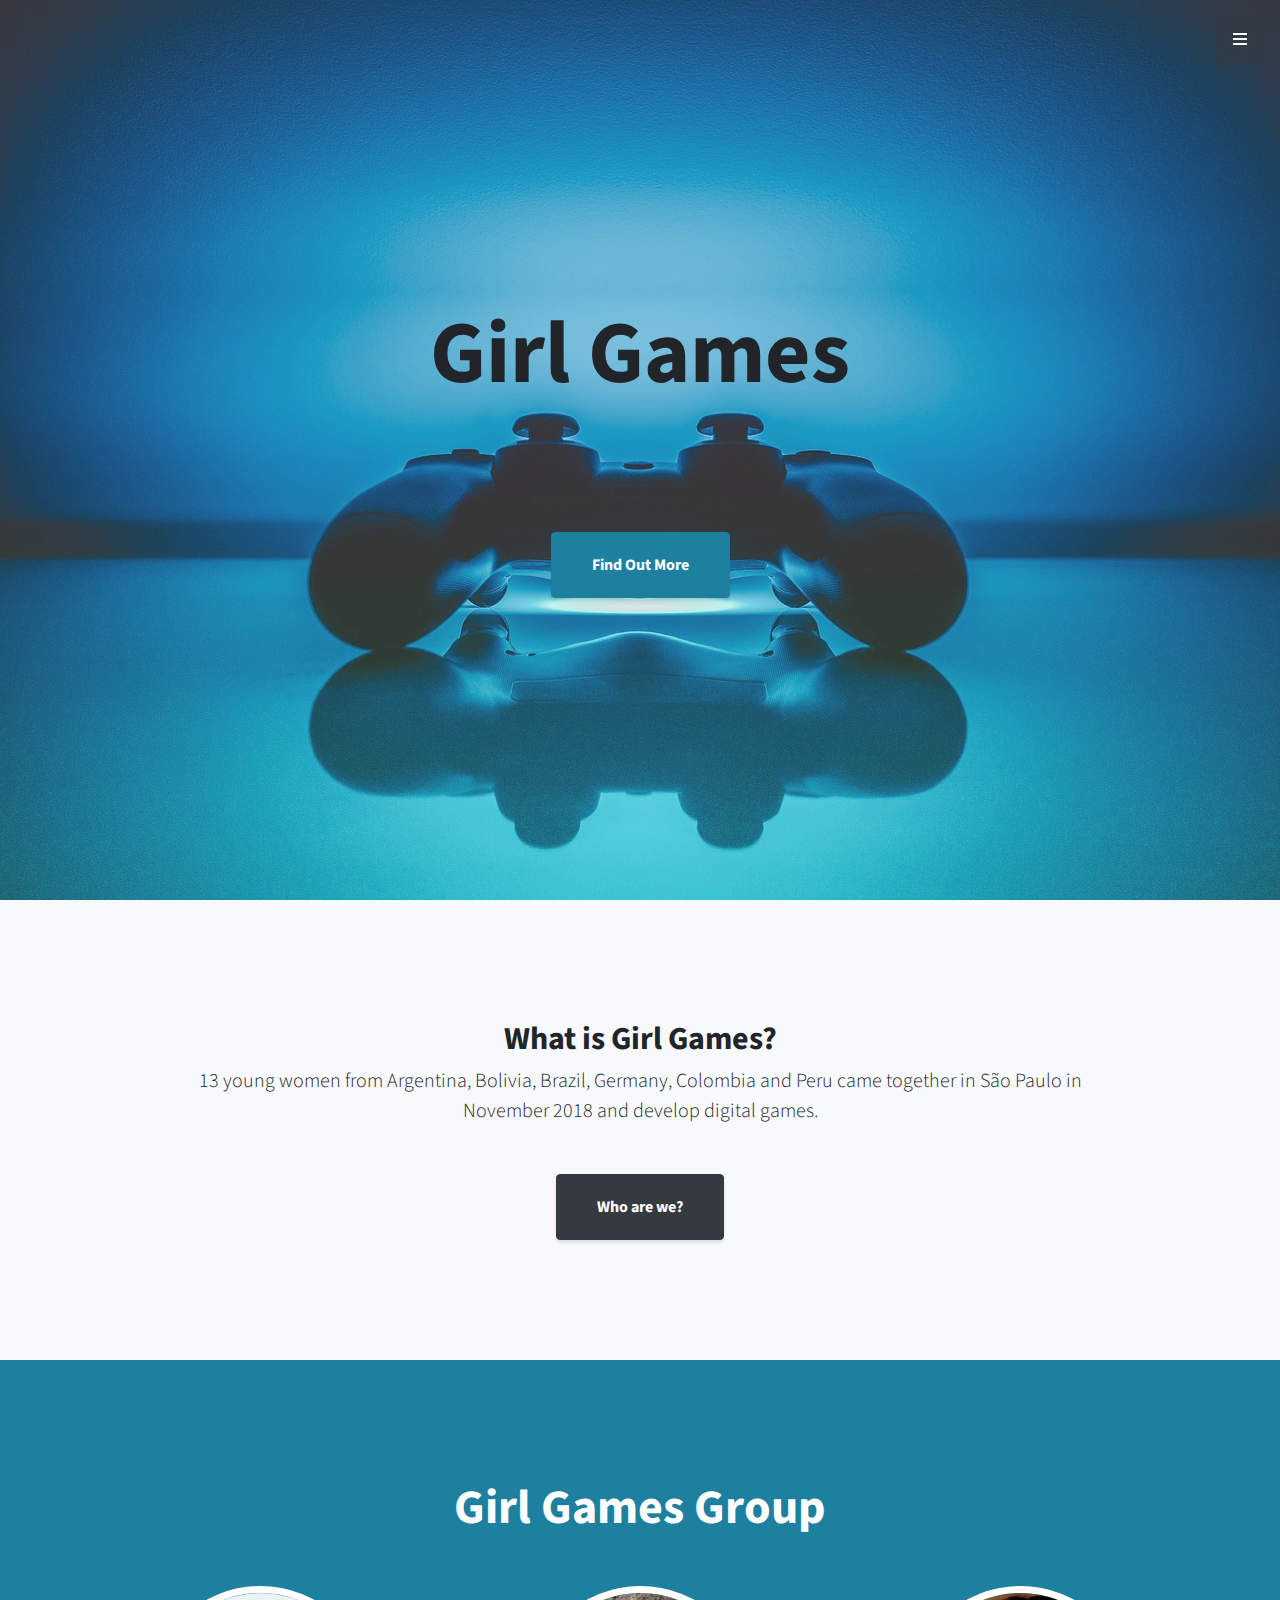
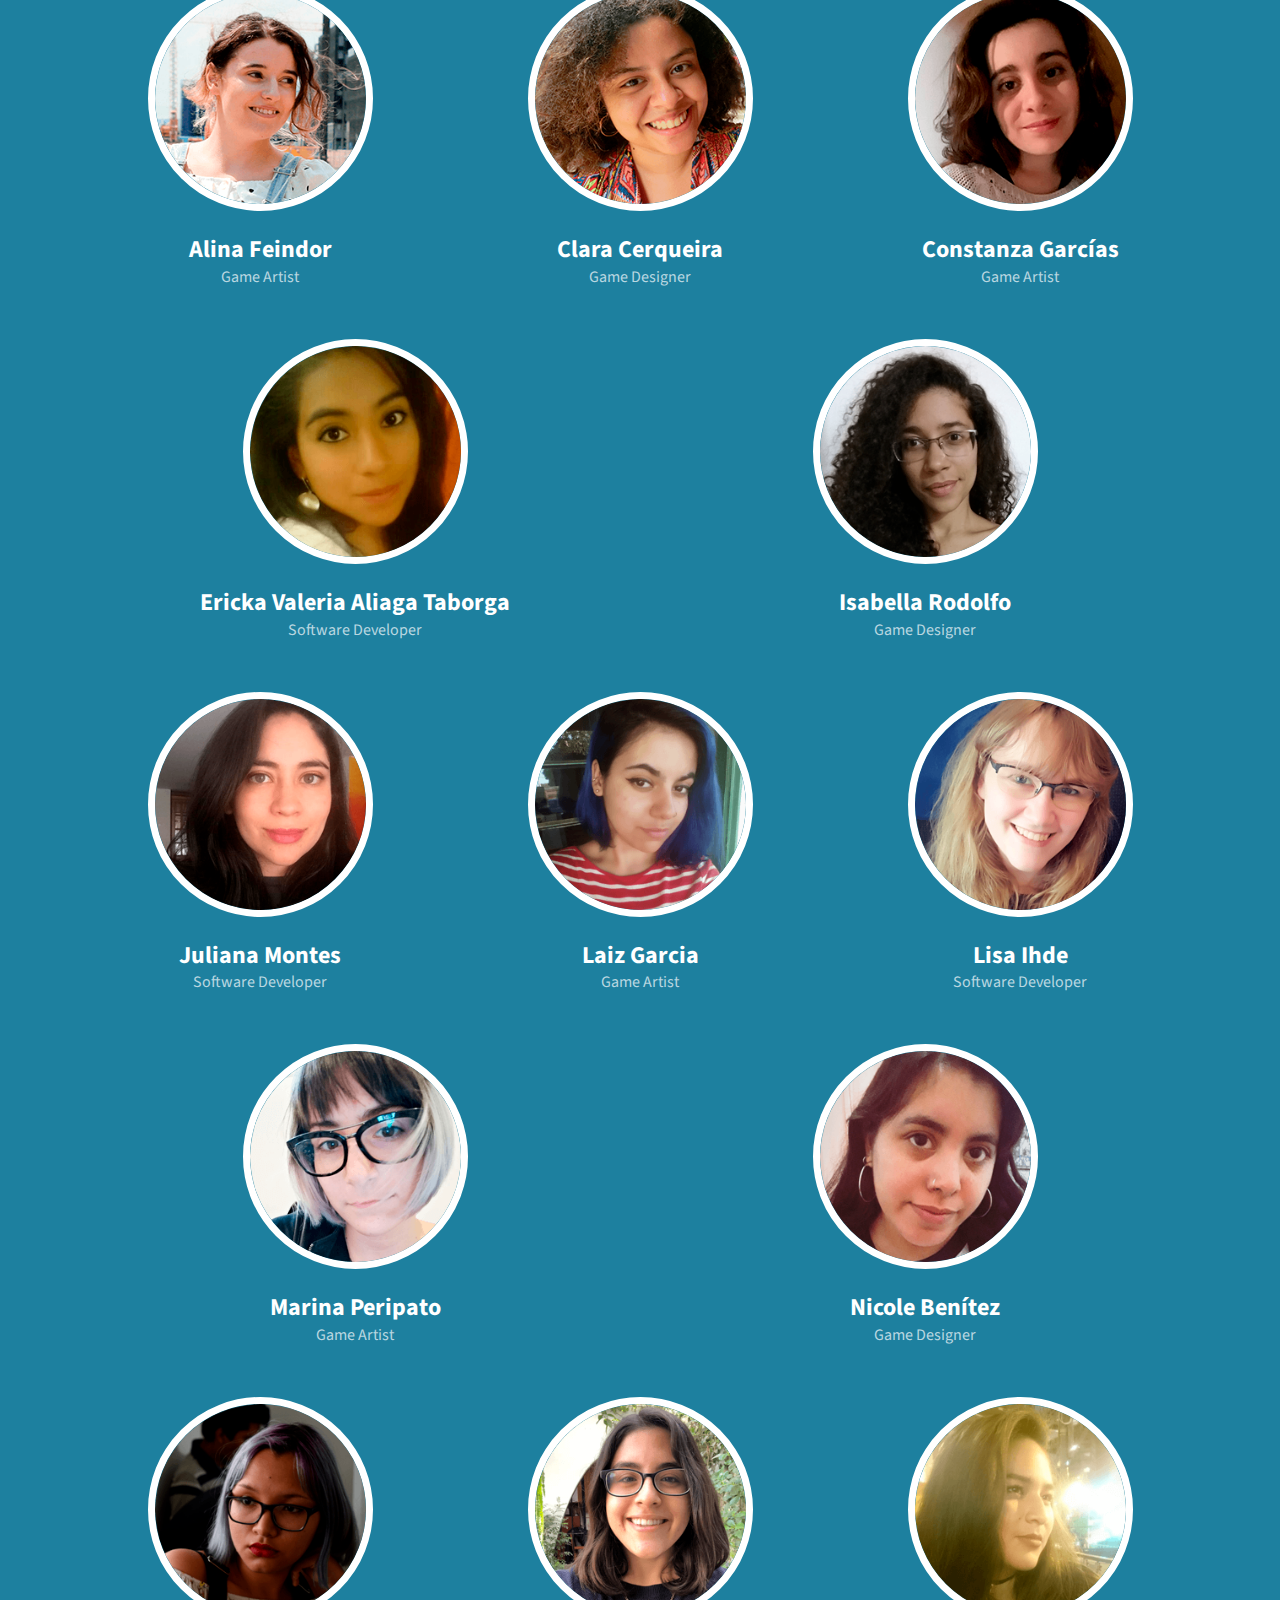
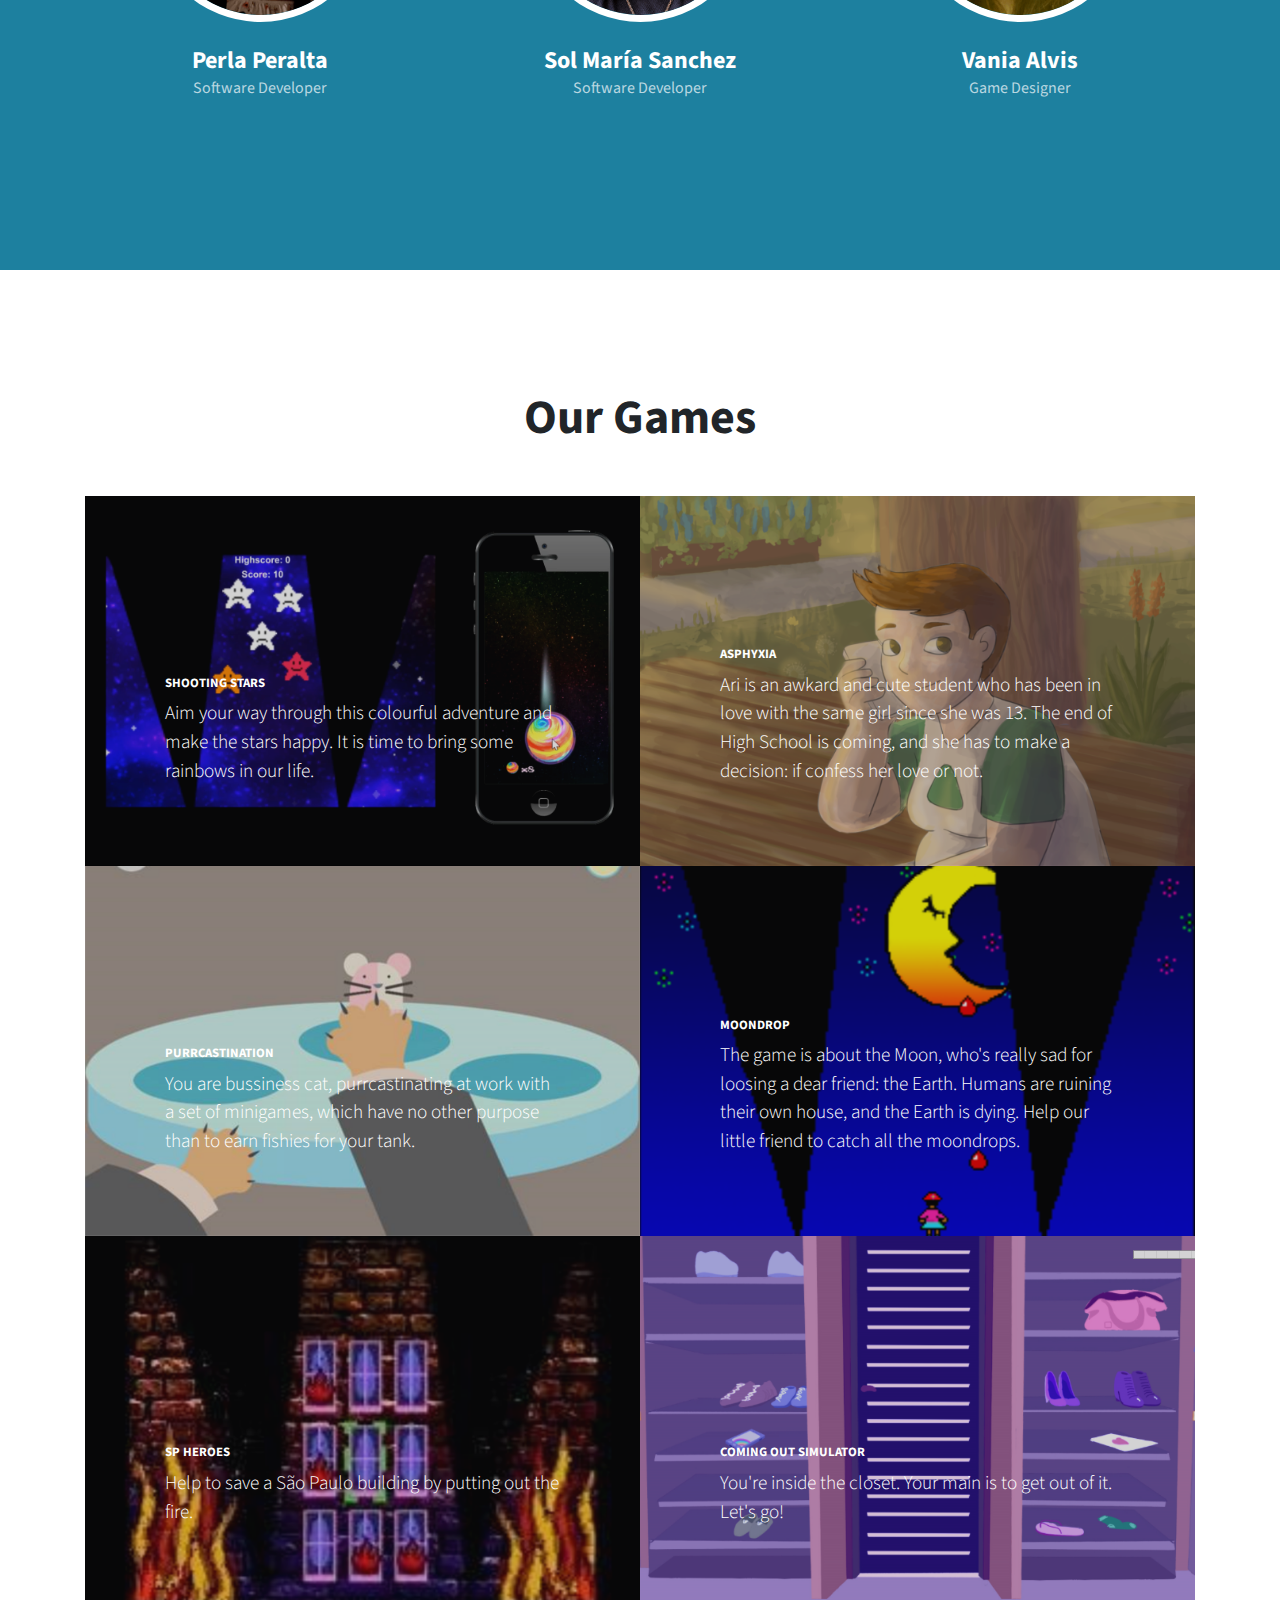
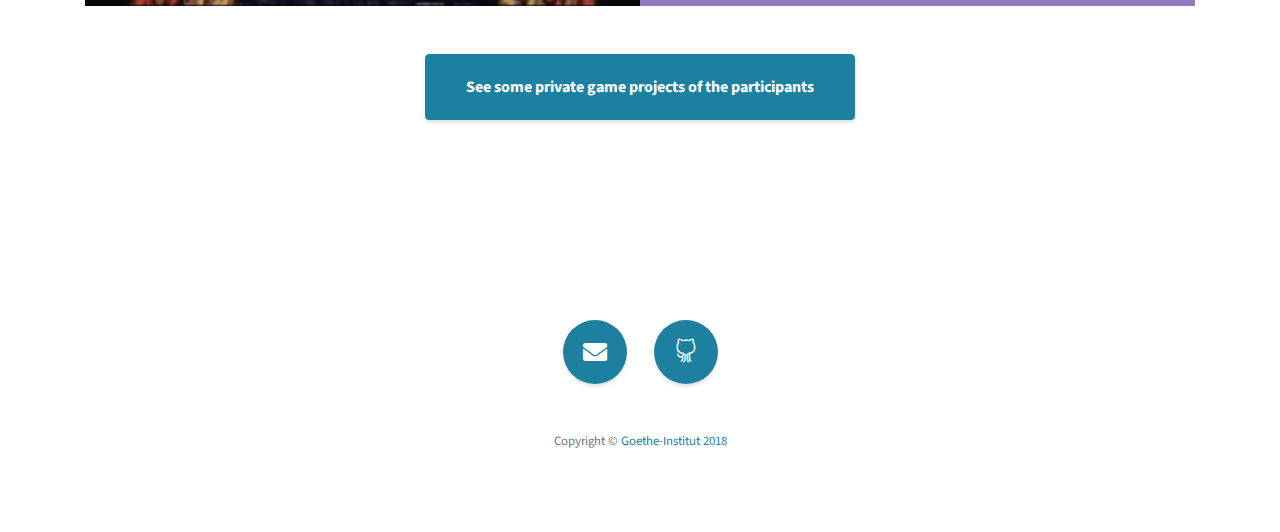
<file: index.html>
<!DOCTYPE html>
<html lang="en">

  <head>

    <meta charset="utf-8">
    <meta name="viewport" content="width=device-width, initial-scale=1, shrink-to-fit=no">
    <meta name="description" content="">
    <meta name="author" content="">

    <title>Girl Games</title>

    <!-- Bootstrap Core CSS -->
    <link href="vendor/bootstrap/css/bootstrap.min.css" rel="stylesheet">

    <!-- Custom Fonts -->
    <link href="vendor/fontawesome-free/css/all.min.css" rel="stylesheet" type="text/css">
    <link href="https://fonts.googleapis.com/css?family=Source+Sans+Pro:300,400,700,300italic,400italic,700italic" rel="stylesheet" type="text/css">
    <link href="vendor/simple-line-icons/css/simple-line-icons.css" rel="stylesheet">

    <!-- Custom CSS -->
    <link href="css/stylish-portfolio.min.css" rel="stylesheet">

  </head>

  <body id="page-top">

    <!-- Navigation -->
    <a class="menu-toggle rounded" href="#">
      <i class="fas fa-bars"></i>
    </a>
    <nav id="sidebar-wrapper">
      <ul class="sidebar-nav">
        <li class="sidebar-brand">
          <a class="js-scroll-trigger" href="#page-top">Girl Games</a>
        </li>
        <li class="sidebar-nav-item">
          <a class="js-scroll-trigger" href="#page-top">Home</a>
        </li>
        <li class="sidebar-nav-item">
          <a class="js-scroll-trigger" href="#about">About</a>
        </li>
        <li class="sidebar-nav-item">
          <a class="js-scroll-trigger" href="#team">Team</a>
        </li>
        <li class="sidebar-nav-item">
          <a class="js-scroll-trigger" href="#portfolio">Games</a>
        </li>
        <li class="sidebar-nav-item">
          <a class="js-scroll-trigger" href="#contact">Contact</a>
        </li>
      </ul>
    </nav>

    <!-- Header -->
    <header class="masthead d-flex">
      <div class="container text-center my-auto">
        <h1 class="mb-1">Girl Games</h1>
        <br><br><br><br><br>
        <a class="btn btn-primary btn-xl js-scroll-trigger" href="#about">Find Out More</a>
      </div>
      <div class="overlay"></div>
    </header>

    <!-- About -->
    <section class="content-section bg-light" id="about">
      <div class="container text-center">
        <div class="row">
          <div class="col-lg-10 mx-auto">
            <h2>What is Girl Games?</h2>
            <p class="lead mb-5">13 young women from Argentina, Bolivia, Brazil, Germany, Colombia and Peru came together in São Paulo in November 2018 and develop digital games.</p>
            <a class="btn btn-dark btn-xl js-scroll-trigger" href="#team">Who are we?</a>
          </div>
        </div>
      </div>
    </section>

     <!-- Team -->
     <section class="content-section bg-primary text-white text-center" id="team">
      <div class="container">
        <div class="content-section-heading">
          <h2 class="mb-5">Girl Games Group</h2>
        </div>
        <div class="row">
          <div class="col-sm-4">
            <div class="team-member">
              <img class="mx-auto rounded-circle" src="img/alinasmile.png" alt="">
              <h4>Alina Feindor</h4>
              <p class="text-faded mb-0">Game Artist</p>
            </div>
          </div>
          <div class="col-sm-4">
            <div class="team-member">
              <img class="mx-auto rounded-circle" src="img/clara-matos.png" alt="">
              <h4>Clara Cerqueira</h4>
              <p class="text-faded mb-0">Game Designer</p>
            </div>
          </div>
          <div class="col-sm-4">
            <div class="team-member">
              <img class="mx-auto rounded-circle" src="img/constanza-garcias.png" alt="">
              <h4>Constanza Garcías</h4>
              <p class="text-faded mb-0">Game Artist</p>
            </div>
          </div>
        </div>
          <div class="row">
          <div class="col-sm-6">
            <div class="team-member">
              <img class="mx-auto rounded-circle" src="img/ericka-valeria.png" alt="">
              <h4>Ericka Valeria Aliaga Taborga</h4>
              <p class="text-faded mb-0">Software Developer</p>
            </div>
          </div>
          <div class="col-sm-6">
            <div class="team-member">
              <img class="mx-auto rounded-circle" src="img/isabella_rodolfo.png" alt="">
              <h4>Isabella Rodolfo</h4>
              <p class="text-faded mb-0">Game Designer</p>
            </div>
          </div>
        </div>
        <div class="row">
          <div class="col-sm-4">
            <div class="team-member">
              <img class="mx-auto rounded-circle" src="img/juliana-montes.png" alt="">
              <h4>Juliana Montes</h4>
              <p class="text-faded mb-0">Software Developer</p>
            </div>
          </div>
          <div class="col-sm-4">
            <div class="team-member">
              <img class="mx-auto rounded-circle" src="img/laiz-garcia.png" alt="">
              <h4>Laiz Garcia</h4>
              <p class="text-faded mb-0">Game Artist</p>
            </div>
          </div>
          <div class="col-sm-4">
            <div class="team-member">
              <img class="mx-auto rounded-circle" src="img/lisa-ihde.png" alt="">
              <h4>Lisa Ihde</h4>
              <p class="text-faded mb-0">Software Developer</p>
            </div>
          </div>
        </div>
          <div class="row">
          <div class="col-sm-6">
            <div class="team-member">
              <img class="mx-auto rounded-circle" src="img/marina-peripato.png" alt="">
              <h4>Marina Peripato</h4>
              <p class="text-faded mb-0">Game Artist</p>
            </div>
          </div>
          <div class="col-sm-6">
            <div class="team-member">
              <img class="mx-auto rounded-circle" src="img/nicole-benitez.png" alt="">
              <h4>Nicole Benítez</h4>
              <p class="text-faded mb-0">Game Designer</p>
            </div>
          </div>
        </div>
        <div class="row">
          <div class="col-sm-4">
            <div class="team-member">
              <img class="mx-auto rounded-circle" src="img/perla-peralta.png" alt="">
              <h4>Perla Peralta</h4>
              <p class="text-faded mb-0">Software Developer</p>
            </div>
          </div>
          <div class="col-sm-4">
            <div class="team-member">
              <img class="mx-auto rounded-circle" src="img/sol_sanchez.png" alt="">
              <h4>Sol María Sanchez</h4>
              <p class="text-faded mb-0">Software Developer</p>
            </div>
          </div>
          <div class="col-sm-4">
            <div class="team-member">
              <img class="mx-auto rounded-circle" src="img/vania-carolina.png" alt="">
              <h4>Vania Alvis</h4>
              <p class="text-faded mb-0">Game Designer</p>
            </div>
          </div>
        </div>
      </div>
    </section>  
      
    <!-- Portfolio -->
    <section class="content-section" id="portfolio">
      <div class="container">
        <div class="content-section-heading text-center">
          <h2 class="mb-5">Our Games</h2>
        </div>
        <div class="row no-gutters">
          <div class="col-lg-6">
            <a class="portfolio-item" href="./shootingstars.html">
              <span class="caption">
                <span class="caption-content">
                  <h2>Shooting Stars</h2>
                  <p class="mb-0">Aim your way through this colourful adventure and make the stars happy. It is time to bring some rainbows in our life.</p>
                </span>
              </span>
              <img class="img-fluid" src="img/game1.png" alt="">
            </a>
          </div>
          <div class="col-lg-6">
            <a class="portfolio-item" href="./asphyxia.html">
              <span class="caption">
                <span class="caption-content">
                  <h2>Asphyxia</h2>
                  <p class="mb-0">Ari is an awkard and cute student who has been in love with the same girl since she was 13. The end of High School is coming, and she has to make a decision: if confess her love or not.</p>
                </span>
              </span>
              <img class="img-fluid" src="img/game2.png" alt="">
            </a>
          </div>
            <div class="col-lg-6">
            <a class="portfolio-item" href="./purrcastination.html">
              <span class="caption">
                <span class="caption-content">
                  <h2>Purrcastination</h2>
                  <p class="mb-0">You are bussiness cat, purrcastinating at work with a set of minigames, which have no other purpose than to earn fishies for your tank.</p>
                </span>
              </span>
              <img class="img-fluid" src="img/game3.png" alt="">
            </a>
          </div>
          <div class="col-lg-6">
            <a class="portfolio-item" href="./moondrop.html">
              <span class="caption">
                <span class="caption-content">
                  <h2>Moondrop</h2>
                  <p class="mb-0">The game is about the Moon, who's really sad for loosing a dear friend: the Earth. Humans are ruining their own house, and the Earth is dying. Help our little friend to catch all the moondrops.</p>
                </span>
              </span>
              <img class="img-fluid" src="img/game4.png" alt="">
            </a>
          </div>
          <div class="col-lg-6">
            <a class="portfolio-item" href="./spheroes.html">
              <span class="caption">
                <span class="caption-content">
                  <h2>SP Heroes</h2>
                  <p class="mb-0">Help to save a São Paulo building by putting out the fire.</p>
                </span>
              </span>
              <img class="img-fluid" src="img/game5.png" alt="">
            </a>
          </div>         
          <div class="col-lg-6">
            <a class="portfolio-item" href="./comingoutsimulator.html">
              <span class="caption">
                <span class="caption-content">
                  <h2>Coming Out Simulator</h2>
                  <p class="mb-0">You're inside the closet. Your main is to get out of it. Let's go!</p>
                </span>
              </span>
              <img class="img-fluid" src="img/game6.png" alt="">
            </a>
            </div>
        </div>
        <br><br>
        <div class="text-center">
          <a class="btn btn-primary btn-xl center" href="./moregames.html">See some private game projects of the participants</a>
        </div>          
      </div>
    </section>
      
    <!-- Footer -->
    <footer class="footer text-center" id="contact">
      <div class="container">
        <ul class="list-inline mb-5">
          <li class="list-inline-item">
            <a class="social-link rounded-circle text-white mr-3" href="mailto:Anja.Riedeberger@goethe.de">
              <i class="fa fa-envelope"></i>
            </a>
          </li>
          <li class="list-inline-item">
            <a class="social-link rounded-circle text-white" href="https://github.com/GirlGamesGroup">
              <i class="icon-social-github"></i>
            </a>
          </li>
        </ul>
        <p class="text-muted small mb-0">Copyright &copy; <a href="https://www.goethe.de/brasil/girlgames">Goethe-Institut 2018</a></p>
      </div>
    </footer>

    <!-- Scroll to Top Button-->
    <a class="scroll-to-top rounded js-scroll-trigger" href="#page-top">
      <i class="fas fa-angle-up"></i>
    </a>

    <!-- Bootstrap core JavaScript -->
    <script src="vendor/jquery/jquery.min.js"></script>
    <script src="vendor/bootstrap/js/bootstrap.bundle.min.js"></script>

    <!-- Plugin JavaScript -->
    <script src="vendor/jquery-easing/jquery.easing.min.js"></script>

    <!-- Custom scripts for this template -->
    <script src="js/stylish-portfolio.min.js"></script>

  </body>

</html>
</file>
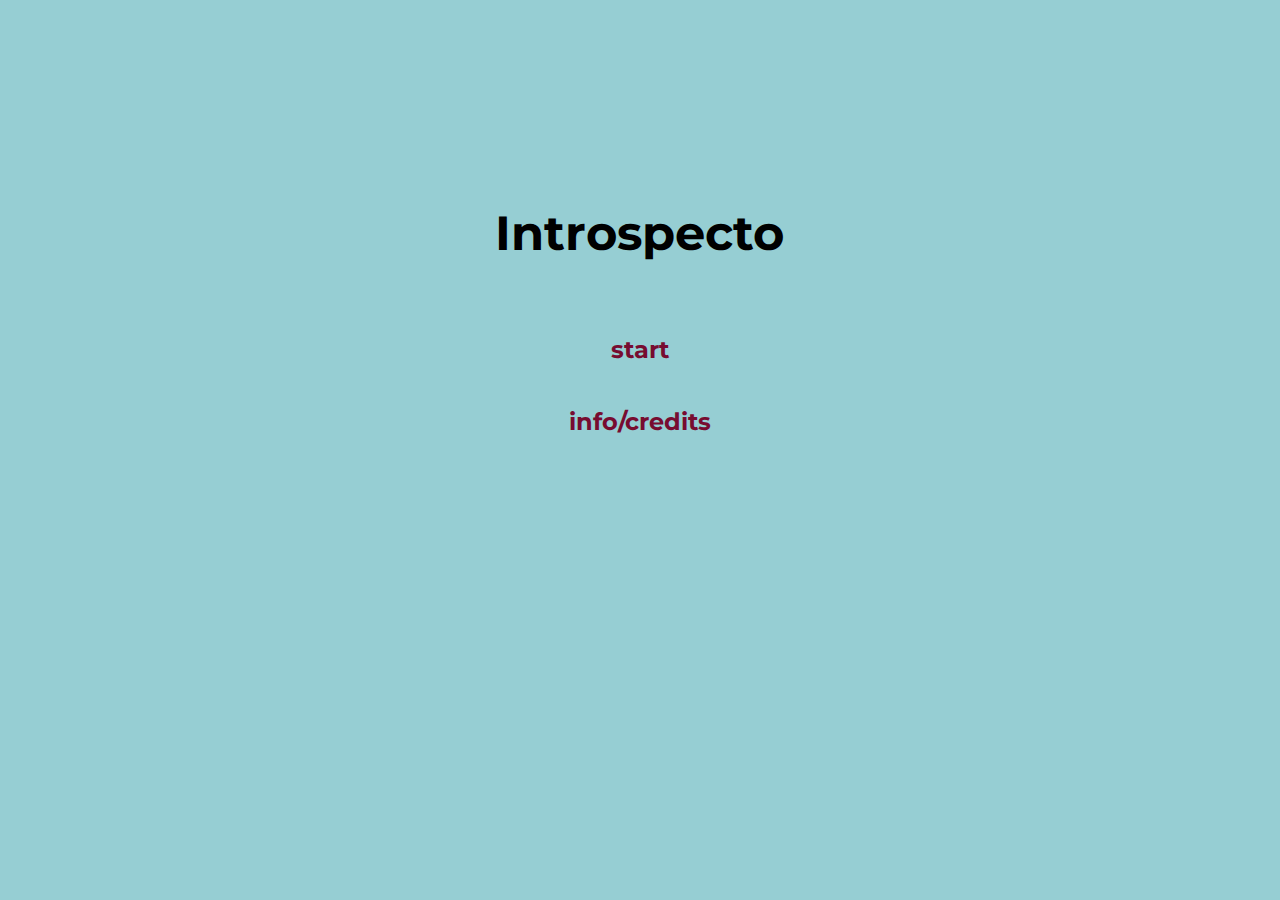
<file: introspectoDemo.html>
<!DOCTYPE html>
<html>
<head>
<meta charset="utf-8">
<title>Introspectro</title>
<style title="Twine CSS">@-webkit-keyframes appear{0%{opacity:0}to{opacity:1}}@keyframes appear{0%{opacity:0}to{opacity:1}}@-webkit-keyframes fade-in-out{0%,to{opacity:0}50%{opacity:1}}@keyframes fade-in-out{0%,to{opacity:0}50%{opacity:1}}@-webkit-keyframes rumble{50%{-webkit-transform:translateY(-0.2em);transform:translateY(-0.2em)}}@keyframes rumble{50%{-webkit-transform:translateY(-0.2em);transform:translateY(-0.2em)}}@-webkit-keyframes shudder{50%{-webkit-transform:translateX(0.2em);transform:translateX(0.2em)}}@keyframes shudder{50%{-webkit-transform:translateX(0.2em);transform:translateX(0.2em)}}@-webkit-keyframes box-flash{0%{background-color:white;color:white}}@keyframes box-flash{0%{background-color:white;color:white}}@-webkit-keyframes pulse{0%{-webkit-transform:scale(0, 0);transform:scale(0, 0)}20%{-webkit-transform:scale(1.2, 1.2);transform:scale(1.2, 1.2)}40%{-webkit-transform:scale(0.9, 0.9);transform:scale(0.9, 0.9)}60%{-webkit-transform:scale(1.05, 1.05);transform:scale(1.05, 1.05)}80%{-webkit-transform:scale(0.925, 0.925);transform:scale(0.925, 0.925)}to{-webkit-transform:scale(1, 1);transform:scale(1, 1)}}@keyframes pulse{0%{-webkit-transform:scale(0, 0);transform:scale(0, 0)}20%{-webkit-transform:scale(1.2, 1.2);transform:scale(1.2, 1.2)}40%{-webkit-transform:scale(0.9, 0.9);transform:scale(0.9, 0.9)}60%{-webkit-transform:scale(1.05, 1.05);transform:scale(1.05, 1.05)}80%{-webkit-transform:scale(0.925, 0.925);transform:scale(0.925, 0.925)}to{-webkit-transform:scale(1, 1);transform:scale(1, 1)}}@-webkit-keyframes shudder-in{0%, to{-webkit-transform:translateX(0em);transform:translateX(0em)}5%, 25%, 45%{-webkit-transform:translateX(-1em);transform:translateX(-1em)}15%, 35%, 55%{-webkit-transform:translateX(1em);transform:translateX(1em)}65%{-webkit-transform:translateX(-0.6em);transform:translateX(-0.6em)}75%{-webkit-transform:translateX(0.6em);transform:translateX(0.6em)}85%{-webkit-transform:translateX(-0.2em);transform:translateX(-0.2em)}95%{-webkit-transform:translateX(0.2em);transform:translateX(0.2em)}}@keyframes shudder-in{0%, to{-webkit-transform:translateX(0em);transform:translateX(0em)}5%, 25%, 45%{-webkit-transform:translateX(-1em);transform:translateX(-1em)}15%, 35%, 55%{-webkit-transform:translateX(1em);transform:translateX(1em)}65%{-webkit-transform:translateX(-0.6em);transform:translateX(-0.6em)}75%{-webkit-transform:translateX(0.6em);transform:translateX(0.6em)}85%{-webkit-transform:translateX(-0.2em);transform:translateX(-0.2em)}95%{-webkit-transform:translateX(0.2em);transform:translateX(0.2em)}}.debug-mode tw-expression[type=hookref]{background-color:rgba(115,123,140,0.15)}.debug-mode tw-expression[type=hookref]::after{font-size:0.8rem;padding-left:0.2rem;padding-right:0.2rem;vertical-align:top;content:"?" attr(name)}.debug-mode tw-expression[type=variable]{background-color:rgba(140,128,115,0.15)}.debug-mode tw-expression[type=variable]::after{font-size:0.8rem;padding-left:0.2rem;padding-right:0.2rem;vertical-align:top;content:"$" attr(name)}.debug-mode tw-expression[type=tempVariable]{background-color:rgba(140,128,115,0.15)}.debug-mode tw-expression[type=tempVariable]::after{font-size:0.8rem;padding-left:0.2rem;padding-right:0.2rem;vertical-align:top;content:"_" attr(name)}.debug-mode tw-expression[type=macro]:nth-of-type(4n+0){background-color:rgba(136,153,102,0.15)}.debug-mode tw-expression[type=macro]:nth-of-type(2n+1){background-color:rgba(102,153,102,0.15)}.debug-mode tw-expression[type=macro]:nth-of-type(4n+2){background-color:rgba(102,153,136,0.15)}.debug-mode tw-expression[type=macro][name="display"]{background-color:rgba(0,170,255,0.1) !important}.debug-mode tw-expression[type=macro][name="if"],.debug-mode tw-expression[type=macro][name="if"]+tw-hook:not([name]),.debug-mode tw-expression[type=macro][name="unless"],.debug-mode tw-expression[type=macro][name="unless"]+tw-hook:not([name]),.debug-mode tw-expression[type=macro][name="elseif"],.debug-mode tw-expression[type=macro][name="elseif"]+tw-hook:not([name]),.debug-mode tw-expression[type=macro][name="else"],.debug-mode tw-expression[type=macro][name="else"]+tw-hook:not([name]){background-color:rgba(0,255,0,0.1) !important}.debug-mode tw-expression[type=macro].false{background-color:rgba(255,0,0,0.2) !important}.debug-mode tw-expression[type=macro].false+tw-hook:not([name]){display:none}.debug-mode tw-expression[type=macro][name="a"],.debug-mode tw-expression[type=macro][name="array"],.debug-mode tw-expression[type=macro][name="datamap"],.debug-mode tw-expression[type=macro][name="dataset"],.debug-mode tw-expression[type=macro][name="colour"],.debug-mode tw-expression[type=macro][name="color"],.debug-mode tw-expression[type=macro][name="num"],.debug-mode tw-expression[type=macro][name="number"],.debug-mode tw-expression[type=macro][name="text"],.debug-mode tw-expression[type=macro][name="print"]{background-color:rgba(255,255,0,0.2) !important}.debug-mode tw-expression[type=macro][name="put"],.debug-mode tw-expression[type=macro][name="set"]{background-color:rgba(255,128,0,0.2) !important}.debug-mode tw-expression[type=macro][name="script"]{background-color:rgba(255,191,0,0.2) !important}.debug-mode tw-expression[type=macro][name="style"]{background-color:rgba(185,198,198,0.2) !important}.debug-mode tw-expression[type=macro][name^="link"],.debug-mode tw-expression[type=macro][name^="click"],.debug-mode tw-expression[type=macro][name^="mouseover"],.debug-mode tw-expression[type=macro][name^="mouseout"]{background-color:rgba(128,223,32,0.2) !important}.debug-mode tw-expression[type=macro][name^="replace"],.debug-mode tw-expression[type=macro][name^="prepend"],.debug-mode tw-expression[type=macro][name^="append"],.debug-mode tw-expression[type=macro][name^="remove"]{background-color:rgba(223,96,32,0.2) !important}.debug-mode tw-expression[type=macro][name="live"]{background-color:rgba(32,96,223,0.2) !important}.debug-mode tw-expression[type=macro]::before{content:"(" attr(name) ":)";padding:0 0.5rem;font-size:1rem;vertical-align:middle;line-height:normal;background-color:inherit;border:1px solid rgba(255,255,255,0.5)}.debug-mode tw-hook{background-color:rgba(0,85,255,0.1) !important}.debug-mode tw-hook::before{font-size:0.8rem;padding-left:0.2rem;padding-right:0.2rem;vertical-align:top;content:"["}.debug-mode tw-hook::after{font-size:0.8rem;padding-left:0.2rem;padding-right:0.2rem;vertical-align:top;content:"]"}.debug-mode tw-hook[name]::after{font-size:0.8rem;padding-left:0.2rem;padding-right:0.2rem;vertical-align:top;content:"]<" attr(name) "|"}.debug-mode tw-pseudo-hook{background-color:rgba(255,170,0,0.1) !important}.debug-mode tw-collapsed::before{font-size:0.8rem;padding-left:0.2rem;padding-right:0.2rem;vertical-align:top;content:"{"}.debug-mode tw-collapsed::after{font-size:0.8rem;padding-left:0.2rem;padding-right:0.2rem;vertical-align:top;content:"}"}.debug-mode tw-verbatim::before,.debug-mode tw-verbatim::after{font-size:0.8rem;padding-left:0.2rem;padding-right:0.2rem;vertical-align:top;content:"`"}.debug-mode tw-align[style*="text-align: center"]{background:linear-gradient(to right, rgba(255,204,189,0) 0%, rgba(255,204,189,0.25) 50%, rgba(255,204,189,0) 100%)}.debug-mode tw-align[style*="text-align: left"]{background:linear-gradient(to right, rgba(255,204,189,0.25) 0%, rgba(255,204,189,0) 100%)}.debug-mode tw-align[style*="text-align: right"]{background:linear-gradient(to right, rgba(255,204,189,0) 0%, rgba(255,204,189,0.25) 100%)}.debug-mode tw-column{background-color:rgba(189,228,255,0.2)}.debug-mode tw-enchantment{animation:enchantment 0.5s infinite;-webkit-animation:enchantment 0.5s infinite;border:1px solid}.debug-mode tw-link::after,.debug-mode tw-broken-link::after{font-size:0.8rem;padding-left:0.2rem;padding-right:0.2rem;vertical-align:top;content:attr(passage-name)}.debug-mode tw-include{background-color:rgba(204,128,51,0.1)}.debug-mode tw-include::before{font-size:0.8rem;padding-left:0.2rem;padding-right:0.2rem;vertical-align:top;content:attr(type) ' "' attr(title) '"'}@keyframes enchantment{0%,to{border-color:#ffb366}50%{border-color:#6fc}}@-webkit-keyframes enchantment{0%,to{border-color:#ffb366}50%{border-color:#6fc}}tw-debugger{position:fixed;box-sizing:border-box;bottom:0;right:0;z-index:999999;min-width:10em;min-height:1em;padding:1em;font-size:1.25em;font-family:sans-serif;border-left:solid #000 2px;border-top:solid #000 2px;border-top-left-radius:.5em;background:#fff;opacity:1}tw-debugger select{margin-right:1em;width:12em}tw-debugger button{border-radius:3px;border:solid #999 1px;margin:auto 4px;background-color:#fff;font-size:inherit}tw-debugger button.enabled{background-color:#eee;box-shadow:inset #ddd 3px 5px 0.5em}tw-debugger .variables{display:-webkit-box;display:-webkit-flex;display:-moz-flex;display:-ms-flexbox;display:flex;-webkit-box-direction:normal;-webkit-box-orient:vertical;-webkit-flex-direction:column;-moz-flex-direction:column;-ms-flex-direction:column;flex-direction:column;position:absolute;bottom:100%;left:-2px;right:0;padding:1em;max-height:40vh;overflow-y:scroll;overflow-x:hidden;z-index:999998;background:#fff;border:inherit;border-top-left-radius:.5em;border-bottom-left-radius:.5em;font-size:0.8em}tw-debugger .variables:empty,tw-debugger .variables[hidden]{display:none}tw-debugger .variables .variable-row{display:-webkit-box;display:-webkit-flex;display:-moz-flex;display:-ms-flexbox;display:flex;-webkit-box-direction:normal;-webkit-box-orient:horizontal;-webkit-flex-direction:row;-moz-flex-direction:row;-ms-flex-direction:row;flex-direction:row;flex-shrink:0}tw-debugger .variables .variable-row:nth-child(2n){background:#EEE}tw-debugger .variables .variable-name{display:inline-block;width:50%}tw-debugger .variables .variable-name::before{content:"$"}tw-debugger .variables .variable-name.temporary::before{content:"_"}tw-debugger .variables .variable-name .temporary-variable-scope{opacity:0.8;font-size:0.75em}tw-debugger .variables .variable-name .temporary-variable-scope::before{content:" in "}tw-debugger .variables .variable-value{display:inline-block;width:50%}tw-link,.link,tw-icon,.enchantment-clickblock{cursor:pointer}tw-link,.enchantment-link{color:#4169E1;font-weight:bold;text-decoration:none;transition:color 0.2s ease-in-out}tw-enchantment[style^="color"] tw-link:not(:hover),tw-enchantment[style*=" color"] tw-link:not(:hover),tw-enchantment[style^="color"] .enchantment-link:not(:hover),tw-enchantment[style*=" color"] .enchantment-link:not(:hover){color:inherit}tw-link:hover,.enchantment-link:hover{color:#00bfff}tw-link:active,.enchantment-link:active{color:#DD4B39}.visited{color:#6941e1}tw-enchantment[style^="color"] .visited:not(:hover),tw-enchantment[style*=" color"] .visited:not(:hover){color:inherit}.visited:hover{color:#E3E}tw-broken-link{color:#993333;border-bottom:2px solid #993333;cursor:not-allowed}tw-enchantment[style^="color"] tw-broken-link:not(:hover),tw-enchantment[style*=" color"] tw-broken-link:not(:hover){color:inherit}.enchantment-mouseover{border-bottom:1px dashed #666}.enchantment-mouseout{border:rgba(64,149,191,0.25) 1px solid}.enchantment-mouseout:hover{background-color:rgba(64,149,191,0.25);border:transparent 1px solid;border-radius:0.2em}.enchantment-clickblock{box-shadow:inset 0 0 0 0.5vmax;display:block;color:rgba(65,105,225,0.5);transition:color 0.2s ease-in-out}.enchantment-clickblock:hover{color:rgba(0,191,255,0.5)}.enchantment-clickblock:active{color:rgba(222,78,59,0.5)}html{margin:0;height:100%;overflow-x:hidden}*,:before,:after{position:relative;box-sizing:inherit}body{margin:0;height:100%}tw-storydata{display:none}tw-story{display:-webkit-box;display:-webkit-flex;display:-moz-flex;display:-ms-flexbox;display:flex;-webkit-box-direction:normal;-webkit-box-orient:vertical;-webkit-flex-direction:column;-moz-flex-direction:column;-ms-flex-direction:column;flex-direction:column;font:100% Georgia, serif;box-sizing:border-box;width:100%;min-height:100%;font-size:1.5em;line-height:1.5em;padding:5% 20%;margin:0;background-color:#000;color:#fff}tw-passage{display:block}br+br{display:block;height:0;margin:0.8ex 0}tw-sidebar{left:-5em;width:3em;position:absolute;text-align:center;display:block}tw-icon{display:block;margin:0.5em 0;opacity:0.1;font-size:2.75em}tw-icon:hover{opacity:0.3}tw-hook:empty,tw-expression:empty{display:none}tw-error{display:inline-block;border-radius:0.2em;padding:0.2em;font-size:1rem;cursor:help}tw-error.error{background-color:rgba(223,58,190,0.4);color:#fff}tw-error.warning{background-color:rgba(223,140,58,0.4);color:#fff;display:none}.debug-mode tw-error.warning{display:inline}tw-error-explanation{display:block;font-size:0.8rem;line-height:1rem}tw-error-explanation-button{cursor:pointer;line-height:0em;border-radius:1px;border:1px solid black;font-size:0.8rem;margin:0 0.4rem;opacity:0.5}tw-error-explanation-button .folddown-arrowhead{display:inline-block}tw-notifier{border-radius:0.2em;padding:0.2em;font-size:1rem;background-color:rgba(223,182,58,0.4);display:none}.debug-mode tw-notifier{display:inline}tw-notifier::before{content:attr(message)}tw-colour{border:1px solid black;display:inline-block;width:1em;height:1em}h1{font-size:3em}h2{font-size:2.25em}h3{font-size:1.75em}h1,h2,h3,h4,h5,h6{line-height:1em;margin:0.3em 0 0.6em 0}pre{font-size:1rem}small{font-size:70%}big{font-size:120%}mark{color:rgba(0,0,0,0.6);background-color:#ff9}ins{color:rgba(0,0,0,0.6);background-color:rgba(255,242,204,0.5);border-radius:0.5em;box-shadow:0em 0em 0.2em #ffe699;text-decoration:none}center{text-align:center;margin:0 auto;width:60%}blink{text-decoration:none;animation:fade-in-out 1s steps(1, end) infinite alternate;-webkit-animation:fade-in-out 1s steps(1, end) infinite alternate}tw-align{display:block}tw-columns{display:-webkit-box;display:-webkit-flex;display:-moz-flex;display:-ms-flexbox;display:flex;-webkit-box-direction:normal;-webkit-box-orient:horizontal;-webkit-flex-direction:row;-moz-flex-direction:row;-ms-flex-direction:row;flex-direction:row;-webkit-box-pack:justify;-ms-flex-pack:justify;-webkit-justify-content:space-between;-moz-justify-content:space-between;justify-content:space-between}tw-outline{color:white;text-shadow:-1px -1px 0 #000, 1px -1px 0 #000, -1px 1px 0 #000, 1px 1px 0 #000}tw-shadow{text-shadow:0.08em 0.08em 0.08em #000}tw-emboss{text-shadow:0.08em 0.08em 0em #000;color:white}tw-condense{letter-spacing:-0.08em}tw-expand{letter-spacing:0.1em}tw-blur{color:transparent;text-shadow:0em 0em 0.08em #000}tw-blurrier{color:transparent;text-shadow:0em 0em 0.2em #000}tw-blurrier::selection{background-color:transparent;color:transparent}tw-blurrier::-moz-selection{background-color:transparent;color:transparent}tw-smear{color:transparent;text-shadow:0em 0em 0.02em rgba(0,0,0,0.75),-0.2em 0em 0.5em rgba(0,0,0,0.5),0.2em 0em 0.5em rgba(0,0,0,0.5)}tw-mirror{display:inline-block;transform:scaleX(-1);-webkit-transform:scaleX(-1)}tw-upside-down{display:inline-block;transform:scaleY(-1);-webkit-transform:scaleY(-1)}tw-fade-in-out{text-decoration:none;animation:fade-in-out 2s ease-in-out infinite alternate;-webkit-animation:fade-in-out 2s ease-in-out infinite alternate}tw-rumble{-webkit-animation:rumble linear 0.1s 0s infinite;animation:rumble linear 0.1s 0s infinite;display:inline-block}tw-shudder{-webkit-animation:shudder linear 0.1s 0s infinite;animation:shudder linear 0.1s 0s infinite;display:inline-block}tw-shudder-in{animation:shudder-in 1s ease-out;-webkit-animation:shudder-in 1s ease-out}.transition-in{-webkit-animation:appear 0ms step-start;animation:appear 0ms step-start}.transition-out{-webkit-animation:appear 0ms step-end;animation:appear 0ms step-end}[data-t8n^=fade-in].transition-in{-webkit-animation:appear .8s;animation:appear .8s}[data-t8n^=fade-in].transition-out{display:none}[data-t8n^=dissolve].transition-in{-webkit-animation:appear .8s;animation:appear .8s}[data-t8n^=dissolve].transition-out{-webkit-animation:appear .8s reverse;animation:appear .8s reverse}[data-t8n^=shudder-in].transition-in,.transition-in[data-t8n^=shudder]{display:inline-block;-webkit-animation:shudder-in .8s;animation:shudder-in .8s}[data-t8n^=shudder-out].transition-out,.transition-out[data-t8n^=shudder]{display:inline-block;-webkit-animation:shudder-out .8s;animation:shudder-out .8s}[data-t8n^=boxflash].transition-in{-webkit-animation:box-flash .8s;animation:box-flash .8s}[data-t8n^=pulse].transition-in{-webkit-animation:pulse .8s;animation:pulse .8s;display:inline-block}[data-t8n^=pulse].transition-out{-webkit-animation:pulse .8s reverse;animation:pulse .8s reverse;display:inline-block}[data-t8n$=fast]{animation-duration:.4s;-webkit-animation-duration:.4s}[data-t8n$=slow]{animation-duration:1.6s;-webkit-animation-duration:1.6s}
</style>
</head>

<body>

<tw-story></tw-story>

<tw-storydata name="Introspectro" startnode="1" creator="Twine" creator-version="2.2.1" ifid="4B9136F0-1897-484C-8EAD-D0AE0CBC45E7" zoom="1" format="Harlowe" format-version="2.1.0" options="" hidden><style role="stylesheet" id="twine-user-stylesheet" type="text/twine-css">/*aqui:fade da tela*/
/* cor verde #b4ff40 */
/* cor coral #f5926a */
/* cor de tudo #708e91 */

@import url('https://fonts.googleapis.com/css?family=Montserrat');
tw-sidebar{
	display:none;
}
tw-story {
	background: #96ced3;
  	/*background-image:url("http://www.ohiofi.com/blog/wp-content/uploads/2015/10/ezgif.com-crop.gif");*/
	color:black;
	font-family: 'Montserrat', sans-serif;
    }
tw-passage {
  /* The following changes the text box */
  /*border: 5px groove gray; /* Gray border around the box */
  /*border-radius: 25px; /* Rounded corners on the box */
  /*background: rgba(255,255,255,0.3); /* 70% transparent box */
  padding: 25px;
}
tw-link:hover{
	color: #e03c3c;
}
tw-link{
	color: #770c30;
}

img{
  	max-width: 80%;
	display: block;
    margin-left: auto;
    margin-right: auto;
}

.bgDarkSalmon {
	background-color: darksalmon;
	}
.bgBlue{
	background-color: rgba(49, 132, 171, 0.952);
	}



















</style><script role="script" id="twine-user-script" type="text/twine-javascript">

















</script><tw-passagedata pid="1" name="start1" tags="" position="70,5" size="100,100">&lt;center&gt;
&lt;font size = 10&gt;

**Introspecto** &lt;/font size&gt;


[[start]]

[[info/credits]]
&lt;/center&gt; </tw-passagedata><tw-passagedata pid="2" name="next" tags="" position="578,21" size="100,100">The verbs and adjectives are coming to you in a blissful wave, they convey exactly what you mean.  
(set: $socialEnergy to 10)(set: $socialReputation to 10)(set: $skill to 10)(set: $counter to 10)(live:1s)[(set: $counter to it -1)(if: $counter is &lt;= 6)[
	And then your cell phone rings. It is your publisher. Yes, you have a meeting today, and your books arrived in a big book store in the town.]
	(if: $counter is &lt;= 3)[
	You knew this would happen, but you wanted to postpone it just a little more. You wonder what would happen if you just did not show up.]
	(if: $counter is &lt;= 1)[
	[[Go to the book store and meet with fans]]
	[[Go to the publisher&#39;s meeting-&gt;publishers meeting]]
	[[Keep on writing for the day]]
]]</tw-passagedata><tw-passagedata pid="3" name="Go to the book store and meet with fans" tags="" position="245,173" size="100,100">You decide to go to the bookstore, which is not far from your house. You get to the bookstore and sit by the pile of books, soon there will be people asking for autographs. 
They come and go, not a problem.
(set: $skill to it +4)(set: $socialReputation to it +1)(set: $socialEnergy to it -4)
Then you see a big group of what seems to be students, they are pretty young. They seem eager to talk to you.

[[Just write a special note along their autograph]]
[[Call them to join you]]


</tw-passagedata><tw-passagedata pid="4" name="publishers meeting" tags="" position="897,140" size="100,100">(set: $socialEnergy to it -6)(set: $socialReputation to it +3)You know that this is an important part of your career, so even though you are not a fan, you meet your publisher and go to the gathering. 
It is a very fancy place, lots of people. And food. And music. 
You talk to other publishers, they congratulate you, talk about further actions that you should take, and sometimes many of them talk at the same time.
(set: $counter to 5)(live:1s)[(set: $counter to it -1)(if: $counter is &lt;= 2)[
After a long conversation, you kindly refrain from the group.]
	(if:$counter is &lt;= 0)[
You then meet some writers you only ever knew the names. They know about you also, and subtly imply that they would like to know more about you.]
	(if: $counter is &lt;= -1)[
[[talk about yourself]]
[[ask about their background]]]]</tw-passagedata><tw-passagedata pid="5" name="Keep on writing for the day" tags="" position="773,167" size="100,100">(set: $socialEnergy to it +3)(set: $skill to it +6)(set: $socialReputation to it -2) (set: $energy to &quot;true&quot;)You indulge your desire to stay home, you decide to go to neither of the social events. You use the argument that you were having such a good writing day, and that you could not miss it.
(set: $counter to 14)(live:1s)[	(set: $counter to it -1)(if: $counter is &lt;= 10)[
So you stay in, writing, and it does work well.]
	(if: $counter is &lt;= 6)[
	You feel good writing in your own house and pace. You talk to a good friend for a while and then keep on writing for the rest of the day.]
	(if: $counter is &lt;= 4)[
	[[end the day-&gt;go home]]
	]]</tw-passagedata><tw-passagedata pid="6" name="go home" tags="" position="496,487" size="100,100">You go straight to bed and think about the things you did today. You start thinking that maybe you should have made things differently. Will the publisher and people in general be ok with that? 

You kind of have a reputation to take care now, so you should. 
(set: $counter to 7 )(live:1s)[(set: $counter to it -1)(if: $counter is &lt;= 4)[
You are sure you can take care of those matters tomorrow, as you will probably have things to do around.
(if: $energy is &quot;true&quot;)[
You tell yourself that you have to go out to do stuff tomorrow, otherwise your writing career could be endangered. You rely on publishers after all.]]
(if: $counter is &lt;= 2)[
[[next day]]]]

</tw-passagedata><tw-passagedata pid="7" name="next day" tags="" position="1092,527" size="100,100">You feel (if: $energy is &quot;true&quot;)[very well] rested by the morning.

The voice in the back of your head tells you that you should do something today, anything, really.

So, what are you doing today?

[[Schedule some interviews]]
[[Practice writing]]
[[Meet a fellow writer]]</tw-passagedata><tw-passagedata pid="8" name="Schedule some interviews" tags="" position="896,575" size="100,100">(set: $socialReputation to it +3)(set: $socialEnergy to it -6)You call your publisher and say that you would like to give an interview of some matter. They are happy to hear that, they say it is &quot;very professional of you&quot;. You like to listen to this, and it gives you a boost to the interview that they easily find to you. 
(set: $counter to 10)(live:1s)[(set: $counter to it -1)
(if: $counter is &lt;= 7)[
You get to an interview with lots of people and there is going to be a short recorded one, but you are kind of excited with the idea of talking about your work to so many fans. 
The interview starts and lots of questions are made, along with compliments to your work. 
Then they ask you about your next steps. You honestly have no idea.

[[Be honest]]
[[Tell them about the experimental writing you have been doing]]
]]

</tw-passagedata><tw-passagedata pid="9" name="Practice writing" tags="" position="1023,649" size="100,100">You boldly ignore the voice in the back of your mind and follow your deepest desires of staying home. You take the time to practice your writing, not without hesitating from time to time, fearing to fall back in relation to network. (set: $socialReputation to it +2)(set: $socialEnergy to it +2)(set: $skill to it +5)(set: $counter to 8)
(live:1s)[(set: $counter to it -1)(if: $counter is &lt;= 4)[
	But it sure feels good to enrich your mind in solitude. You are learning and entertaining your curiosity.]
	(if: $counter is &lt;= 0)[
	You feel like you should do it more often, to have this peace more often.]
	(if: $counter is &lt;= -3)[
	[[end the day -&gt;result]]]]

</tw-passagedata><tw-passagedata pid="10" name="Meet a fellow writer" tags="" position="1241,639" size="100,100">You decide to be social on your own way, so you call a fellow writer, to meet you at a bookstore, so you can work together and mostly talk to somebody you have known for a long time. 

However, more and more friends of this writer comes to get together with you. It is really nice in the beginning, but you were not expecting this many people and this little working.

But you don&#39;t have the heart to go away, you stay until they all start going away, says goodbye to your friend and go.
(set: $socialEnergy to it -4)(set: $skill to it +4)
[[go home-&gt;result]]</tw-passagedata><tw-passagedata pid="11" name="result" tags="" position="1029,837" size="100,100">After these two days, the weekend comes, and you are free to do whatever you want, work or not work related. 

(if: $socialEnergy is &lt;= 0)[[[next-&gt;tired]]](if: $skill is &gt;= 15) [[[next -&gt;skill conversation]]](if: $socialEnergy is &gt;= 17)[[[next-&gt;alone]]]</tw-passagedata><tw-passagedata pid="12" name="tired" tags="" position="1236,837" size="100,100">You feel very tired. But you don&#39;t quite understand, it is not about your body, you slept well these days. One of your friends ask you to go out with them, and you don&#39;t have the heart to tell her no, but you have no energy to see people for a few hours at least. You are glad you live alone. 
&lt;style&gt; tw-story{background-color:#708e91;}&lt;/style&gt;
Maybe you should play again to see if you figure something new about?
social energy: (print: $socialEnergy)
social reputation: (print: $socialReputation)
skill: (print: $skill)

[[start over-&gt;start1]]
[[info/credits]]</tw-passagedata><tw-passagedata pid="13" name="Just write a special note along their autograph" tags="" position="336,316" size="100,100">They come to the table, say their names and you make some special note for them in the books along with your regular signature. 
They might never know that it was different, but that is your little secret. 

They thank you, smiling a lot. You smile back but you feel like just signing the other people&#39;s books, so the group leaves.

When the event is over, you just head home.

[[go home]] </tw-passagedata><tw-passagedata pid="14" name="Call them to join you" tags="" position="64,320" size="100,100">They smile and go to you and ask you to sign their books, which you do. You feel like you should strike a conversation.

[[So, are you students?]]
[[I hope you enjoy the book]]
[[mind your own business and go home when it&#39;s over-&gt;go home]] </tw-passagedata><tw-passagedata pid="15" name="I hope you enjoy the book" tags="" position="223,410" size="100,100">They smile at you and back to each other. You guess they noticed that you had no idea of what to say. They tell you about their favorite things about your previous books, which makes you very happy.

When the signing session is over, you just head back home.

[[go home]]</tw-passagedata><tw-passagedata pid="16" name="So, are you students?" tags="" position="111,494" size="100,100">&quot;No, we are in a book club and we always read your books.&quot;
They go on.
&quot;We like your settings and how they relate in a really innovative way to the mood of the story. We always like about the variety of characters, it seems like you can go into them so well! 
You know, I am bisexual, and I loved to see a non-stereotypical vision of us. The narrative is beautiful and how you use the language so well...&quot;
The other one interrupts them.
&quot;Yes, the narrative would work without the diversity, but it is so good that you added it. Like, I always read...&quot;
The conversation goes on and on. You try to keep on track of all the things they are saying. It went to personal stories now. 
They seem to hope that you would turn them into characters.
Then the signing event is over.
You feel very tired and after all this conversation you can just think of going home

[[go home]]</tw-passagedata><tw-passagedata pid="17" name="talk about yourself" tags="" position="855,295" size="100,100">You really don&#39;t know how to talk about your career whatsoever, but you try. 

It seems all so obvious to you that you have no clue of what you should or not include. Honestly, it seems like a waste of time. 
You try to raise an interesting topic, like the way how writers pretend to portray the reality, but they ignore your attempt and start talking about their careers instead. 
Not like it was the first time it has ever happened, so you just go with the flow and listen to what they have to say, contributing less and less to the conversation. 

Then you go home.

[[go home]]</tw-passagedata><tw-passagedata pid="18" name="ask about their background" tags="" position="997,303" size="100,100">You really prefer to listen about them then to talk about you, so you ask about what they are working on. 
And they do. 
They start explaining about the books, but not only that, but also all of the next step they are planning, related to both career and personal life.
It is nevertheless interesting 

When the event is over, you can only think about going home.

[[go home]]</tw-passagedata><tw-passagedata pid="19" name="Be honest" tags="" position="696,641" size="100,100">You are then bluntly that you have nothing big in mind right now and that you are looking for new themes that spark your curiosity, and you comment something about making some experimentations you have been making.
They go on and ask about your ask about your inspirations, and how you think you relate to those writers, in any way. 
They make lots of questions. 
When the interview ends, they tell you that there are two managers wanting to talk to you, they don&#39;t know about the subject, though.

You don&#39;t seem to have a way to escape them, even if you wanted.

[[Talk to the managers]]
</tw-passagedata><tw-passagedata pid="20" name="Tell them about the experimental writing you have been doing" tags="" position="825,703" size="100,100">You tell them that ever since the game was sent to be printed, you have been making some experimentations with language and meaning, not with a book in mind.
You see their puzzled faces and you try to explain better, but you fail because you have nothing to use as an example right away, so the sentences just crumble around you. 
They are probably wondering if you are really a writer. 
You know you are though, and you are aware that everything you said makes sense, but it obviously saddens you that it is so hard to make yourself to be understood. 
When the interview is over, you rush past them to go back to your house, any more conversation would be overkill. 

[[go home-&gt;result]]</tw-passagedata><tw-passagedata pid="21" name="Talk to the managers" tags="" position="714,859" size="100,100">You feel very tired and you are pretty sure it can be seen in your face, but they don&#39;t seem to notice, or care. 
They compliment your book and the fact that you write and publish so often. They definitely don&#39;t see all the work behind it, but you prefer not to address the fact. 
They talk to you about a few opportunities they might have for you, they explain them for a long time, but end up saying that nothing is decided yet. 
They extend the conversation even more, by talking about their previous works with other writers, translations, cultural events, movies and series adaptations. It all sounds like a lot of crazy and hectic work for you.
You tell them that you are hoping to hear from a few of the proposals and leave to your house.

[[go home -&gt;result]]</tw-passagedata><tw-passagedata pid="22" name="skill conversation" tags="" position="1186,980" size="100,100">You feel very happy for all the learning you have had these last days. 
&lt;style&gt; tw-story{background-color:#98bbb2;}&lt;/style&gt;
But on the other hand, you do feel the need to stay alone for a while when a friend of yours ask you to meet them. You do feel bad about it and you tell them this, but you listen on the other side of the line: 
&quot;It&#39;s okay. Take your time, you need this. You need to take care of your introversion.&quot;
You understand what they mean. They have talked about you being an introverted before. And you are trying to grasp the concept still. 

social energy: (print: $socialEnergy)
social reputation: (print: $socialReputation)
skill: (print: $skill)

[[start over-&gt;start1]]
[[info/credits]]</tw-passagedata><tw-passagedata pid="23" name="alone" tags="" position="855,957" size="100,100">You feel happy staying so long by yourself these last days, and you start thinking about the fact that being alone is kind your default mode. You recharge by being alone, and then you remember what a friend said once about his introversion, and you feel like you might be an introverted as well.
&lt;style&gt; tw-story{background-color:#f5926a;}&lt;/style&gt;
You get that it is not about being shy, or awkward, or even misanthropic. It is only about needing a lot of alone time to recharge from socialization. When you notice this, many times in your life start making sense. 

Obviously, you know that you can&#39;t be on your own all the time, or as much as you would want, but you decide to aim for a balance that suits you and the people you care about.
social energy: (print: $socialEnergy)
social reputation: (print: $socialReputation)
skill: (print: $skill)

[[start over-&gt;start1]]
[[info/credits]]</tw-passagedata><tw-passagedata pid="24" name="info/credits" tags="" position="1011,994" size="100,100">This is a game is about managing your social needs, but also a introversion awareness game. So many people are introverted without knowing, or have to deal with introverted people and just don&#39;t understand the difference in how they recharge from socialization.
However this game is based in one introvert&#39;s vision of introversion. No research or kind of generalization was made, you could be an introvert and not be like this or meet introverteds who would act different.
We encourage enyone who thinks they are introverted to try to balance social and alone time, and tell everyone in their life about those needs.

Thanks for playing!

Team:
Isabella Rodolfo
Clara Cerqueira

[[start over-&gt;start1]]
&lt;style&gt; tw-story{background-color:#f2ff60;}&lt;/style&gt;</tw-passagedata><tw-passagedata pid="25" name="start" tags="" position="296,18" size="100,100">(set: $energy to &quot;false&quot;)It is 10 in the morning. You woke up a few hours ago and you were drafting a new set of characters for a short story. It is all working out.
(set: $counter to 14)(live:1s)[(set: $counter to it -1)
	(if: $counter is &lt;= 10)[You want everything to be connected and that the form shows what you mean. It is a hard task, but you enjoy the calm mood you are in.]
	(if: $counter is &lt;= 7)[
	Last month you published a novel and you may have to go to social gatherings because of it. You are happy and anxious at the same time.]
	(if: $counter is &lt;= 5)[
	[[next]]
	]]</tw-passagedata></tw-storydata>

<script title="Twine engine code" data-main="harlowe">"use strict";function _defineProperty(e,t,n){return t in e?Object.defineProperty(e,t,{value:n,enumerable:!0,configurable:!0,writable:!0}):e[t]=n,e}function _toConsumableArray(e){if(Array.isArray(e)){for(var t=0,n=Array(e.length);t<e.length;t++)n[t]=e[t];return n}return Array.from(e)}var _slicedToArray=function(){function e(e,t){var n=[],r=!0,i=!1,o=void 0;try{for(var a,s=e[Symbol.iterator]();!(r=(a=s.next()).done)&&(n.push(a.value),!t||n.length!==t);r=!0);}catch(e){i=!0,o=e}finally{try{!r&&s.return&&s.return()}finally{if(i)throw o}}return n}return function(t,n){if(Array.isArray(t))return t;if(Symbol.iterator in Object(t))return e(t,n);throw new TypeError("Invalid attempt to destructure non-iterable instance")}}(),_typeof="function"==typeof Symbol&&"symbol"==typeof Symbol.iterator?function(e){return typeof e}:function(e){return e&&"function"==typeof Symbol&&e.constructor===Symbol&&e!==Symbol.prototype?"symbol":typeof e};!function(){/**
 * @license almond 0.3.3 Copyright jQuery Foundation and other contributors.
 * Released under MIT license, http://github.com/requirejs/almond/LICENSE
 */
var requirejs,require,define;!function(e){function t(e,t){return v.call(e,t)}function n(e,t){var n,r,i,o,a,s,u,c,l,f,p,d,h=t&&t.split("/"),m=g.map,y=m&&m["*"]||{};if(e){for(e=e.split("/"),a=e.length-1,g.nodeIdCompat&&w.test(e[a])&&(e[a]=e[a].replace(w,"")),"."===e[0].charAt(0)&&h&&(d=h.slice(0,h.length-1),e=d.concat(e)),l=0;l<e.length;l++)if(p=e[l],"."===p)e.splice(l,1),l-=1;else if(".."===p){if(0===l||1===l&&".."===e[2]||".."===e[l-1])continue;l>0&&(e.splice(l-1,2),l-=2)}e=e.join("/")}if((h||y)&&m){for(n=e.split("/"),l=n.length;l>0;l-=1){if(r=n.slice(0,l).join("/"),h)for(f=h.length;f>0;f-=1)if(i=m[h.slice(0,f).join("/")],i&&(i=i[r])){o=i,s=l;break}if(o)break;!u&&y&&y[r]&&(u=y[r],c=l)}!o&&u&&(o=u,s=c),o&&(n.splice(0,s,o),e=n.join("/"))}return e}function r(t,n){return function(){var r=b.call(arguments,0);return"string"!=typeof r[0]&&1===r.length&&r.push(null),f.apply(e,r.concat([t,n]))}}function i(e){return function(t){return n(t,e)}}function o(e){return function(t){h[e]=t}}function a(n){if(t(m,n)){var r=m[n];delete m[n],y[n]=!0,l.apply(e,r)}if(!t(h,n)&&!t(y,n))throw new Error("No "+n);return h[n]}function s(e){var t,n=e?e.indexOf("!"):-1;return n>-1&&(t=e.substring(0,n),e=e.substring(n+1,e.length)),[t,e]}function u(e){return e?s(e):[]}function c(e){return function(){return g&&g.config&&g.config[e]||{}}}var l,f,p,d,h={},m={},g={},y={},v=Object.prototype.hasOwnProperty,b=[].slice,w=/\.js$/;p=function(e,t){var r,o=s(e),u=o[0],c=t[1];return e=o[1],u&&(u=n(u,c),r=a(u)),u?e=r&&r.normalize?r.normalize(e,i(c)):n(e,c):(e=n(e,c),o=s(e),u=o[0],e=o[1],u&&(r=a(u))),{f:u?u+"!"+e:e,n:e,pr:u,p:r}},d={require:function(e){return r(e)},exports:function(e){var t=h[e];return"undefined"!=typeof t?t:h[e]={}},module:function(e){return{id:e,uri:"",exports:h[e],config:c(e)}}},l=function(n,i,s,c){var l,f,g,v,b,w,x,T=[],S="undefined"==typeof s?"undefined":_typeof(s);if(c=c||n,w=u(c),"undefined"===S||"function"===S){for(i=!i.length&&s.length?["require","exports","module"]:i,b=0;b<i.length;b+=1)if(v=p(i[b],w),f=v.f,"require"===f)T[b]=d.require(n);else if("exports"===f)T[b]=d.exports(n),x=!0;else if("module"===f)l=T[b]=d.module(n);else if(t(h,f)||t(m,f)||t(y,f))T[b]=a(f);else{if(!v.p)throw new Error(n+" missing "+f);v.p.load(v.n,r(c,!0),o(f),{}),T[b]=h[f]}g=s?s.apply(h[n],T):void 0,n&&(l&&l.exports!==e&&l.exports!==h[n]?h[n]=l.exports:g===e&&x||(h[n]=g))}else n&&(h[n]=s)},requirejs=require=f=function(t,n,r,i,o){if("string"==typeof t)return d[t]?d[t](n):a(p(t,u(n)).f);if(!t.splice){if(g=t,g.deps&&f(g.deps,g.callback),!n)return;n.splice?(t=n,n=r,r=null):t=e}return n=n||function(){},"function"==typeof r&&(r=i,i=o),i?l(e,t,n,r):setTimeout(function(){l(e,t,n,r)},4),f},f.config=function(e){return f(e)},requirejs._defined=h,define=function(e,n,r){if("string"!=typeof e)throw new Error("See almond README: incorrect module build, no module name");n.splice||(r=n,n=[]),t(h,e)||t(m,e)||(m[e]=[e,n,r])},define.amd={jQuery:!0}}(),define("almond",function(){}),function(e,t){"object"===("undefined"==typeof module?"undefined":_typeof(module))&&"object"===_typeof(module.exports)?module.exports=e.document?t(e,!0):function(e){if(!e.document)throw new Error("jQuery requires a window with a document");return t(e)}:t(e)}("undefined"!=typeof window?window:this,function(e,t){function n(e,t){t=t||te;var n=t.createElement("script");n.text=e,t.head.appendChild(n).parentNode.removeChild(n)}function r(e){var t=!!e&&"length"in e&&e.length,n=he.type(e);return"function"===n||he.isWindow(e)?!1:"array"===n||0===t||"number"==typeof t&&t>0&&t-1 in e}function i(e,t,n){return he.isFunction(t)?he.grep(e,function(e,r){return!!t.call(e,r,e)!==n}):t.nodeType?he.grep(e,function(e){return e===t!==n}):"string"!=typeof t?he.grep(e,function(e){return ae.call(t,e)>-1!==n}):Oe.test(t)?he.filter(t,e,n):(t=he.filter(t,e),he.grep(e,function(e){return ae.call(t,e)>-1!==n&&1===e.nodeType}))}function o(e,t){for(;(e=e[t])&&1!==e.nodeType;);return e}function a(e){var t={};return he.each(e.match(Ne)||[],function(e,n){t[n]=!0}),t}function s(e){return e}function u(e){throw e}function c(e,t,n){var r;try{e&&he.isFunction(r=e.promise)?r.call(e).done(t).fail(n):e&&he.isFunction(r=e.then)?r.call(e,t,n):t.call(void 0,e)}catch(e){n.call(void 0,e)}}function l(){te.removeEventListener("DOMContentLoaded",l),e.removeEventListener("load",l),he.ready()}function f(){this.expando=he.expando+f.uid++}function p(e){return"true"===e?!0:"false"===e?!1:"null"===e?null:e===+e+""?+e:De.test(e)?JSON.parse(e):e}function d(e,t,n){var r;if(void 0===n&&1===e.nodeType)if(r="data-"+t.replace(qe,"-$&").toLowerCase(),n=e.getAttribute(r),"string"==typeof n){try{n=p(n)}catch(e){}Fe.set(e,t,n)}else n=void 0;return n}function h(e,t,n,r){var i,o=1,a=20,s=r?function(){return r.cur()}:function(){return he.css(e,t,"")},u=s(),c=n&&n[3]||(he.cssNumber[t]?"":"px"),l=(he.cssNumber[t]||"px"!==c&&+u)&&He.exec(he.css(e,t));if(l&&l[3]!==c){c=c||l[3],n=n||[],l=+u||1;do o=o||".5",l/=o,he.style(e,t,l+c);while(o!==(o=s()/u)&&1!==o&&--a)}return n&&(l=+l||+u||0,i=n[1]?l+(n[1]+1)*n[2]:+n[2],r&&(r.unit=c,r.start=l,r.end=i)),i}function m(e){var t,n=e.ownerDocument,r=e.nodeName,i=We[r];return i?i:(t=n.body.appendChild(n.createElement(r)),i=he.css(t,"display"),t.parentNode.removeChild(t),"none"===i&&(i="block"),We[r]=i,i)}function g(e,t){for(var n,r,i=[],o=0,a=e.length;a>o;o++)r=e[o],r.style&&(n=r.style.display,t?("none"===n&&(i[o]=Le.get(r,"display")||null,i[o]||(r.style.display="")),""===r.style.display&&Be(r)&&(i[o]=m(r))):"none"!==n&&(i[o]="none",Le.set(r,"display",n)));for(o=0;a>o;o++)null!=i[o]&&(e[o].style.display=i[o]);return e}function y(e,t){var n;return n="undefined"!=typeof e.getElementsByTagName?e.getElementsByTagName(t||"*"):"undefined"!=typeof e.querySelectorAll?e.querySelectorAll(t||"*"):[],void 0===t||t&&he.nodeName(e,t)?he.merge([e],n):n}function v(e,t){for(var n=0,r=e.length;r>n;n++)Le.set(e[n],"globalEval",!t||Le.get(t[n],"globalEval"))}function b(e,t,n,r,i){for(var o,a,s,u,c,l,f=t.createDocumentFragment(),p=[],d=0,h=e.length;h>d;d++)if(o=e[d],o||0===o)if("object"===he.type(o))he.merge(p,o.nodeType?[o]:o);else if(Je.test(o)){for(a=a||f.appendChild(t.createElement("div")),s=(Ue.exec(o)||["",""])[1].toLowerCase(),u=Xe[s]||Xe._default,a.innerHTML=u[1]+he.htmlPrefilter(o)+u[2],l=u[0];l--;)a=a.lastChild;he.merge(p,a.childNodes),a=f.firstChild,a.textContent=""}else p.push(t.createTextNode(o));for(f.textContent="",d=0;o=p[d++];)if(r&&he.inArray(o,r)>-1)i&&i.push(o);else if(c=he.contains(o.ownerDocument,o),a=y(f.appendChild(o),"script"),c&&v(a),n)for(l=0;o=a[l++];)Ge.test(o.type||"")&&n.push(o);return f}function w(){return!0}function x(){return!1}function T(){try{return te.activeElement}catch(e){}}function S(e,t,n,r,i,o){var a,s;if("object"===("undefined"==typeof t?"undefined":_typeof(t))){"string"!=typeof n&&(r=r||n,n=void 0);for(s in t)S(e,s,n,r,t[s],o);return e}if(null==r&&null==i?(i=n,r=n=void 0):null==i&&("string"==typeof n?(i=r,r=void 0):(i=r,r=n,n=void 0)),i===!1)i=x;else if(!i)return e;return 1===o&&(a=i,i=function(e){return he().off(e),a.apply(this,arguments)},i.guid=a.guid||(a.guid=he.guid++)),e.each(function(){he.event.add(this,t,i,r,n)})}function O(e,t){return he.nodeName(e,"table")&&he.nodeName(11!==t.nodeType?t:t.firstChild,"tr")?e.getElementsByTagName("tbody")[0]||e:e}function j(e){return e.type=(null!==e.getAttribute("type"))+"/"+e.type,e}function k(e){var t=rt.exec(e.type);return t?e.type=t[1]:e.removeAttribute("type"),e}function C(e,t){var n,r,i,o,a,s,u,c;if(1===t.nodeType){if(Le.hasData(e)&&(o=Le.access(e),a=Le.set(t,o),c=o.events)){delete a.handle,a.events={};for(i in c)for(n=0,r=c[i].length;r>n;n++)he.event.add(t,i,c[i][n])}Fe.hasData(e)&&(s=Fe.access(e),u=he.extend({},s),Fe.set(t,u))}}function A(e,t){var n=t.nodeName.toLowerCase();"input"===n&&ze.test(e.type)?t.checked=e.checked:("input"===n||"textarea"===n)&&(t.defaultValue=e.defaultValue)}function E(e,t,r,i){t=ie.apply([],t);var o,a,s,u,c,l,f=0,p=e.length,d=p-1,h=t[0],m=he.isFunction(h);if(m||p>1&&"string"==typeof h&&!pe.checkClone&&nt.test(h))return e.each(function(n){var o=e.eq(n);m&&(t[0]=h.call(this,n,o.html())),E(o,t,r,i)});if(p&&(o=b(t,e[0].ownerDocument,!1,e,i),a=o.firstChild,1===o.childNodes.length&&(o=a),a||i)){for(s=he.map(y(o,"script"),j),u=s.length;p>f;f++)c=o,f!==d&&(c=he.clone(c,!0,!0),u&&he.merge(s,y(c,"script"))),r.call(e[f],c,f);if(u)for(l=s[s.length-1].ownerDocument,he.map(s,k),f=0;u>f;f++)c=s[f],Ge.test(c.type||"")&&!Le.access(c,"globalEval")&&he.contains(l,c)&&(c.src?he._evalUrl&&he._evalUrl(c.src):n(c.textContent.replace(it,""),l))}return e}function N(e,t,n){for(var r,i=t?he.filter(t,e):e,o=0;null!=(r=i[o]);o++)n||1!==r.nodeType||he.cleanData(y(r)),r.parentNode&&(n&&he.contains(r.ownerDocument,r)&&v(y(r,"script")),r.parentNode.removeChild(r));return e}function _(e,t,n){var r,i,o,a,s=e.style;return n=n||st(e),n&&(a=n.getPropertyValue(t)||n[t],""!==a||he.contains(e.ownerDocument,e)||(a=he.style(e,t)),!pe.pixelMarginRight()&&at.test(a)&&ot.test(t)&&(r=s.width,i=s.minWidth,o=s.maxWidth,s.minWidth=s.maxWidth=s.width=a,a=n.width,s.width=r,s.minWidth=i,s.maxWidth=o)),void 0!==a?a+"":a}function P(e,t){return{get:function(){return e()?void delete this.get:(this.get=t).apply(this,arguments)}}}function I(e){if(e in pt)return e;for(var t=e[0].toUpperCase()+e.slice(1),n=ft.length;n--;)if(e=ft[n]+t,e in pt)return e}function M(e,t,n){var r=He.exec(t);return r?Math.max(0,r[2]-(n||0))+(r[3]||"px"):t}function L(e,t,n,r,i){var o,a=0;for(o=n===(r?"border":"content")?4:"width"===t?1:0;4>o;o+=2)"margin"===n&&(a+=he.css(e,n+$e[o],!0,i)),r?("content"===n&&(a-=he.css(e,"padding"+$e[o],!0,i)),"margin"!==n&&(a-=he.css(e,"border"+$e[o]+"Width",!0,i))):(a+=he.css(e,"padding"+$e[o],!0,i),"padding"!==n&&(a+=he.css(e,"border"+$e[o]+"Width",!0,i)));return a}function F(e,t,n){var r,i=!0,o=st(e),a="border-box"===he.css(e,"boxSizing",!1,o);if(e.getClientRects().length&&(r=e.getBoundingClientRect()[t]),0>=r||null==r){if(r=_(e,t,o),(0>r||null==r)&&(r=e.style[t]),at.test(r))return r;i=a&&(pe.boxSizingReliable()||r===e.style[t]),r=parseFloat(r)||0}return r+L(e,t,n||(a?"border":"content"),i,o)+"px"}function D(e,t,n,r,i){return new D.prototype.init(e,t,n,r,i)}function q(){ht&&(e.requestAnimationFrame(q),he.fx.tick())}function R(){return e.setTimeout(function(){dt=void 0}),dt=he.now()}function H(e,t){var n,r=0,i={height:e};for(t=t?1:0;4>r;r+=2-t)n=$e[r],i["margin"+n]=i["padding"+n]=e;return t&&(i.opacity=i.width=e),i}function $(e,t,n){for(var r,i=(W.tweeners[t]||[]).concat(W.tweeners["*"]),o=0,a=i.length;a>o;o++)if(r=i[o].call(n,t,e))return r}function B(e,t,n){var r,i,o,a,s,u,c,l,f="width"in t||"height"in t,p=this,d={},h=e.style,m=e.nodeType&&Be(e),y=Le.get(e,"fxshow");n.queue||(a=he._queueHooks(e,"fx"),null==a.unqueued&&(a.unqueued=0,s=a.empty.fire,a.empty.fire=function(){a.unqueued||s()}),a.unqueued++,p.always(function(){p.always(function(){a.unqueued--,he.queue(e,"fx").length||a.empty.fire()})}));for(r in t)if(i=t[r],mt.test(i)){if(delete t[r],o=o||"toggle"===i,i===(m?"hide":"show")){if("show"!==i||!y||void 0===y[r])continue;m=!0}d[r]=y&&y[r]||he.style(e,r)}if(u=!he.isEmptyObject(t),u||!he.isEmptyObject(d)){f&&1===e.nodeType&&(n.overflow=[h.overflow,h.overflowX,h.overflowY],c=y&&y.display,null==c&&(c=Le.get(e,"display")),l=he.css(e,"display"),"none"===l&&(c?l=c:(g([e],!0),c=e.style.display||c,l=he.css(e,"display"),g([e]))),("inline"===l||"inline-block"===l&&null!=c)&&"none"===he.css(e,"float")&&(u||(p.done(function(){h.display=c}),null==c&&(l=h.display,c="none"===l?"":l)),h.display="inline-block")),n.overflow&&(h.overflow="hidden",p.always(function(){h.overflow=n.overflow[0],h.overflowX=n.overflow[1],h.overflowY=n.overflow[2]})),u=!1;for(r in d)u||(y?"hidden"in y&&(m=y.hidden):y=Le.access(e,"fxshow",{display:c}),o&&(y.hidden=!m),m&&g([e],!0),p.done(function(){m||g([e]),Le.remove(e,"fxshow");for(r in d)he.style(e,r,d[r])})),u=$(m?y[r]:0,r,p),r in y||(y[r]=u.start,m&&(u.end=u.start,u.start=0))}}function V(e,t){var n,r,i,o,a;for(n in e)if(r=he.camelCase(n),i=t[r],o=e[n],he.isArray(o)&&(i=o[1],o=e[n]=o[0]),n!==r&&(e[r]=o,delete e[n]),a=he.cssHooks[r],a&&"expand"in a){o=a.expand(o),delete e[r];for(n in o)n in e||(e[n]=o[n],t[n]=i)}else t[r]=i}function W(e,t,n){var r,i,o=0,a=W.prefilters.length,s=he.Deferred().always(function(){delete u.elem}),u=function(){if(i)return!1;for(var t=dt||R(),n=Math.max(0,c.startTime+c.duration-t),r=n/c.duration||0,o=1-r,a=0,u=c.tweens.length;u>a;a++)c.tweens[a].run(o);return s.notifyWith(e,[c,o,n]),1>o&&u?n:(s.resolveWith(e,[c]),!1)},c=s.promise({elem:e,props:he.extend({},t),opts:he.extend(!0,{specialEasing:{},easing:he.easing._default},n),originalProperties:t,originalOptions:n,startTime:dt||R(),duration:n.duration,tweens:[],createTween:function(t,n){var r=he.Tween(e,c.opts,t,n,c.opts.specialEasing[t]||c.opts.easing);return c.tweens.push(r),r},stop:function(t){var n=0,r=t?c.tweens.length:0;if(i)return this;for(i=!0;r>n;n++)c.tweens[n].run(1);return t?(s.notifyWith(e,[c,1,0]),s.resolveWith(e,[c,t])):s.rejectWith(e,[c,t]),this}}),l=c.props;for(V(l,c.opts.specialEasing);a>o;o++)if(r=W.prefilters[o].call(c,e,l,c.opts))return he.isFunction(r.stop)&&(he._queueHooks(c.elem,c.opts.queue).stop=he.proxy(r.stop,r)),r;return he.map(l,$,c),he.isFunction(c.opts.start)&&c.opts.start.call(e,c),he.fx.timer(he.extend(u,{elem:e,anim:c,queue:c.opts.queue})),c.progress(c.opts.progress).done(c.opts.done,c.opts.complete).fail(c.opts.fail).always(c.opts.always)}function z(e){var t=e.match(Ne)||[];return t.join(" ")}function U(e){return e.getAttribute&&e.getAttribute("class")||""}function G(e,t,n,r){var i;if(he.isArray(t))he.each(t,function(t,i){n||kt.test(e)?r(e,i):G(e+"["+("object"===("undefined"==typeof i?"undefined":_typeof(i))&&null!=i?t:"")+"]",i,n,r)});else if(n||"object"!==he.type(t))r(e,t);else for(i in t)G(e+"["+i+"]",t[i],n,r)}function X(e){return function(t,n){"string"!=typeof t&&(n=t,t="*");var r,i=0,o=t.toLowerCase().match(Ne)||[];if(he.isFunction(n))for(;r=o[i++];)"+"===r[0]?(r=r.slice(1)||"*",(e[r]=e[r]||[]).unshift(n)):(e[r]=e[r]||[]).push(n)}}function J(e,t,n,r){function i(s){var u;return o[s]=!0,he.each(e[s]||[],function(e,s){var c=s(t,n,r);return"string"!=typeof c||a||o[c]?a?!(u=c):void 0:(t.dataTypes.unshift(c),i(c),!1)}),u}var o={},a=e===qt;return i(t.dataTypes[0])||!o["*"]&&i("*")}function Y(e,t){var n,r,i=he.ajaxSettings.flatOptions||{};for(n in t)void 0!==t[n]&&((i[n]?e:r||(r={}))[n]=t[n]);return r&&he.extend(!0,e,r),e}function Z(e,t,n){for(var r,i,o,a,s=e.contents,u=e.dataTypes;"*"===u[0];)u.shift(),void 0===r&&(r=e.mimeType||t.getResponseHeader("Content-Type"));if(r)for(i in s)if(s[i]&&s[i].test(r)){u.unshift(i);break}if(u[0]in n)o=u[0];else{for(i in n){if(!u[0]||e.converters[i+" "+u[0]]){o=i;break}a||(a=i)}o=o||a}return o?(o!==u[0]&&u.unshift(o),n[o]):void 0}function Q(e,t,n,r){var i,o,a,s,u,c={},l=e.dataTypes.slice();if(l[1])for(a in e.converters)c[a.toLowerCase()]=e.converters[a];for(o=l.shift();o;)if(e.responseFields[o]&&(n[e.responseFields[o]]=t),!u&&r&&e.dataFilter&&(t=e.dataFilter(t,e.dataType)),u=o,o=l.shift())if("*"===o)o=u;else if("*"!==u&&u!==o){if(a=c[u+" "+o]||c["* "+o],!a)for(i in c)if(s=i.split(" "),s[1]===o&&(a=c[u+" "+s[0]]||c["* "+s[0]])){a===!0?a=c[i]:c[i]!==!0&&(o=s[0],l.unshift(s[1]));break}if(a!==!0)if(a&&e.throws)t=a(t);else try{t=a(t)}catch(e){return{state:"parsererror",error:a?e:"No conversion from "+u+" to "+o}}}return{state:"success",data:t}}function K(e){return he.isWindow(e)?e:9===e.nodeType&&e.defaultView}var ee=[],te=e.document,ne=Object.getPrototypeOf,re=ee.slice,ie=ee.concat,oe=ee.push,ae=ee.indexOf,se={},ue=se.toString,ce=se.hasOwnProperty,le=ce.toString,fe=le.call(Object),pe={},de="3.1.1",he=function e(t,n){return new e.fn.init(t,n)},me=/^[\s\uFEFF\xA0]+|[\s\uFEFF\xA0]+$/g,ge=/^-ms-/,ye=/-([a-z])/g,ve=function(e,t){return t.toUpperCase()};he.fn=he.prototype={jquery:de,constructor:he,length:0,toArray:function(){return re.call(this)},get:function(e){return null==e?re.call(this):0>e?this[e+this.length]:this[e]},pushStack:function(e){var t=he.merge(this.constructor(),e);return t.prevObject=this,t},each:function(e){return he.each(this,e)},map:function(e){return this.pushStack(he.map(this,function(t,n){return e.call(t,n,t)}))},slice:function(){return this.pushStack(re.apply(this,arguments))},first:function(){return this.eq(0)},last:function(){return this.eq(-1)},eq:function(e){var t=this.length,n=+e+(0>e?t:0);return this.pushStack(n>=0&&t>n?[this[n]]:[])},end:function(){return this.prevObject||this.constructor()},push:oe,sort:ee.sort,splice:ee.splice},he.extend=he.fn.extend=function(){var e,t,n,r,i,o,a=arguments[0]||{},s=1,u=arguments.length,c=!1;for("boolean"==typeof a&&(c=a,a=arguments[s]||{},s++),"object"===("undefined"==typeof a?"undefined":_typeof(a))||he.isFunction(a)||(a={}),s===u&&(a=this,s--);u>s;s++)if(null!=(e=arguments[s]))for(t in e)n=a[t],r=e[t],a!==r&&(c&&r&&(he.isPlainObject(r)||(i=he.isArray(r)))?(i?(i=!1,o=n&&he.isArray(n)?n:[]):o=n&&he.isPlainObject(n)?n:{},a[t]=he.extend(c,o,r)):void 0!==r&&(a[t]=r));return a},he.extend({expando:"jQuery"+(de+Math.random()).replace(/\D/g,""),isReady:!0,error:function(e){throw new Error(e)},noop:function(){},isFunction:function(e){return"function"===he.type(e)},isArray:Array.isArray,isWindow:function(e){return null!=e&&e===e.window},isNumeric:function(e){var t=he.type(e);return("number"===t||"string"===t)&&!isNaN(e-parseFloat(e))},isPlainObject:function(e){var t,n;return e&&"[object Object]"===ue.call(e)?(t=ne(e))?(n=ce.call(t,"constructor")&&t.constructor,"function"==typeof n&&le.call(n)===fe):!0:!1},isEmptyObject:function(e){var t;for(t in e)return!1;return!0},type:function(e){return null==e?e+"":"object"===("undefined"==typeof e?"undefined":_typeof(e))||"function"==typeof e?se[ue.call(e)]||"object":"undefined"==typeof e?"undefined":_typeof(e)},globalEval:function(e){n(e)},camelCase:function(e){return e.replace(ge,"ms-").replace(ye,ve)},nodeName:function(e,t){return e.nodeName&&e.nodeName.toLowerCase()===t.toLowerCase()},each:function(e,t){var n,i=0;if(r(e))for(n=e.length;n>i&&t.call(e[i],i,e[i])!==!1;i++);else for(i in e)if(t.call(e[i],i,e[i])===!1)break;return e},trim:function(e){return null==e?"":(e+"").replace(me,"")},makeArray:function(e,t){var n=t||[];return null!=e&&(r(Object(e))?he.merge(n,"string"==typeof e?[e]:e):oe.call(n,e)),n},inArray:function(e,t,n){return null==t?-1:ae.call(t,e,n)},merge:function(e,t){for(var n=+t.length,r=0,i=e.length;n>r;r++)e[i++]=t[r];return e.length=i,e},grep:function(e,t,n){for(var r,i=[],o=0,a=e.length,s=!n;a>o;o++)r=!t(e[o],o),r!==s&&i.push(e[o]);return i},map:function(e,t,n){var i,o,a=0,s=[];if(r(e))for(i=e.length;i>a;a++)o=t(e[a],a,n),null!=o&&s.push(o);else for(a in e)o=t(e[a],a,n),null!=o&&s.push(o);return ie.apply([],s)},guid:1,proxy:function e(t,n){var r,i,e;return"string"==typeof n&&(r=t[n],n=t,t=r),he.isFunction(t)?(i=re.call(arguments,2),e=function(){return t.apply(n||this,i.concat(re.call(arguments)))},e.guid=t.guid=t.guid||he.guid++,e):void 0},now:Date.now,support:pe}),"function"==typeof Symbol&&(he.fn[Symbol.iterator]=ee[Symbol.iterator]),he.each("Boolean Number String Function Array Date RegExp Object Error Symbol".split(" "),function(e,t){se["[object "+t+"]"]=t.toLowerCase()});var be=function(e){function t(e,t,n,r){var i,o,a,s,u,c,l,p=t&&t.ownerDocument,h=t?t.nodeType:9;if(n=n||[],"string"!=typeof e||!e||1!==h&&9!==h&&11!==h)return n;if(!r&&((t?t.ownerDocument||t:$)!==I&&P(t),t=t||I,L)){if(11!==h&&(u=ye.exec(e)))if(i=u[1]){if(9===h){if(!(a=t.getElementById(i)))return n;if(a.id===i)return n.push(a),n}else if(p&&(a=p.getElementById(i))&&R(t,a)&&a.id===i)return n.push(a),n}else{if(u[2])return Q.apply(n,t.getElementsByTagName(e)),n;if((i=u[3])&&T.getElementsByClassName&&t.getElementsByClassName)return Q.apply(n,t.getElementsByClassName(i)),n}if(!(!T.qsa||U[e+" "]||F&&F.test(e))){if(1!==h)p=t,l=e;else if("object"!==t.nodeName.toLowerCase()){for((s=t.getAttribute("id"))?s=s.replace(xe,Te):t.setAttribute("id",s=H),c=k(e),o=c.length;o--;)c[o]="#"+s+" "+d(c[o]);l=c.join(","),p=ve.test(e)&&f(t.parentNode)||t}if(l)try{return Q.apply(n,p.querySelectorAll(l)),n}catch(e){}finally{s===H&&t.removeAttribute("id")}}}return A(e.replace(se,"$1"),t,n,r)}function n(){function e(n,r){return t.push(n+" ")>S.cacheLength&&delete e[t.shift()],e[n+" "]=r}var t=[];return e}function r(e){return e[H]=!0,e}function i(e){var t=I.createElement("fieldset");try{return!!e(t)}catch(e){return!1}finally{t.parentNode&&t.parentNode.removeChild(t),t=null}}function o(e,t){for(var n=e.split("|"),r=n.length;r--;)S.attrHandle[n[r]]=t}function a(e,t){var n=t&&e,r=n&&1===e.nodeType&&1===t.nodeType&&e.sourceIndex-t.sourceIndex;if(r)return r;if(n)for(;n=n.nextSibling;)if(n===t)return-1;return e?1:-1}function s(e){return function(t){var n=t.nodeName.toLowerCase();return"input"===n&&t.type===e}}function u(e){return function(t){var n=t.nodeName.toLowerCase();return("input"===n||"button"===n)&&t.type===e}}function c(e){return function(t){return"form"in t?t.parentNode&&t.disabled===!1?"label"in t?"label"in t.parentNode?t.parentNode.disabled===e:t.disabled===e:t.isDisabled===e||t.isDisabled!==!e&&Oe(t)===e:t.disabled===e:"label"in t?t.disabled===e:!1}}function l(e){return r(function(t){return t=+t,r(function(n,r){for(var i,o=e([],n.length,t),a=o.length;a--;)n[i=o[a]]&&(n[i]=!(r[i]=n[i]))})})}function f(e){return e&&"undefined"!=typeof e.getElementsByTagName&&e}function p(){}function d(e){for(var t=0,n=e.length,r="";n>t;t++)r+=e[t].value;return r}function h(e,t,n){var r=t.dir,i=t.next,o=i||r,a=n&&"parentNode"===o,s=V++;return t.first?function(t,n,i){for(;t=t[r];)if(1===t.nodeType||a)return e(t,n,i);return!1}:function(t,n,u){var c,l,f,p=[B,s];if(u){for(;t=t[r];)if((1===t.nodeType||a)&&e(t,n,u))return!0}else for(;t=t[r];)if(1===t.nodeType||a)if(f=t[H]||(t[H]={}),l=f[t.uniqueID]||(f[t.uniqueID]={}),i&&i===t.nodeName.toLowerCase())t=t[r]||t;else{if((c=l[o])&&c[0]===B&&c[1]===s)return p[2]=c[2];if(l[o]=p,p[2]=e(t,n,u))return!0}return!1}}function m(e){return e.length>1?function(t,n,r){for(var i=e.length;i--;)if(!e[i](t,n,r))return!1;return!0}:e[0]}function g(e,n,r){for(var i=0,o=n.length;o>i;i++)t(e,n[i],r);return r}function y(e,t,n,r,i){for(var o,a=[],s=0,u=e.length,c=null!=t;u>s;s++)(o=e[s])&&(!n||n(o,r,i))&&(a.push(o),c&&t.push(s));return a}function v(e,t,n,i,o,a){return i&&!i[H]&&(i=v(i)),o&&!o[H]&&(o=v(o,a)),r(function(r,a,s,u){var c,l,f,p=[],d=[],h=a.length,m=r||g(t||"*",s.nodeType?[s]:s,[]),v=!e||!r&&t?m:y(m,p,e,s,u),b=n?o||(r?e:h||i)?[]:a:v;if(n&&n(v,b,s,u),i)for(c=y(b,d),i(c,[],s,u),l=c.length;l--;)(f=c[l])&&(b[d[l]]=!(v[d[l]]=f));if(r){if(o||e){if(o){for(c=[],l=b.length;l--;)(f=b[l])&&c.push(v[l]=f);o(null,b=[],c,u)}for(l=b.length;l--;)(f=b[l])&&(c=o?ee(r,f):p[l])>-1&&(r[c]=!(a[c]=f))}}else b=y(b===a?b.splice(h,b.length):b),o?o(null,a,b,u):Q.apply(a,b)})}function b(e){for(var t,n,r,i=e.length,o=S.relative[e[0].type],a=o||S.relative[" "],s=o?1:0,u=h(function(e){return e===t},a,!0),c=h(function(e){return ee(t,e)>-1},a,!0),l=[function(e,n,r){var i=!o&&(r||n!==E)||((t=n).nodeType?u(e,n,r):c(e,n,r));return t=null,i}];i>s;s++)if(n=S.relative[e[s].type])l=[h(m(l),n)];else{if(n=S.filter[e[s].type].apply(null,e[s].matches),n[H]){for(r=++s;i>r&&!S.relative[e[r].type];r++);return v(s>1&&m(l),s>1&&d(e.slice(0,s-1).concat({value:" "===e[s-2].type?"*":""})).replace(se,"$1"),n,r>s&&b(e.slice(s,r)),i>r&&b(e=e.slice(r)),i>r&&d(e))}l.push(n)}return m(l)}function w(e,n){var i=n.length>0,o=e.length>0,a=function(r,a,s,u,c){var l,f,p,d=0,h="0",m=r&&[],g=[],v=E,b=r||o&&S.find.TAG("*",c),w=B+=null==v?1:Math.random()||.1,x=b.length;for(c&&(E=a===I||a||c);h!==x&&null!=(l=b[h]);h++){if(o&&l){for(f=0,a||l.ownerDocument===I||(P(l),s=!L);p=e[f++];)if(p(l,a||I,s)){u.push(l);break}c&&(B=w)}i&&((l=!p&&l)&&d--,r&&m.push(l))}if(d+=h,i&&h!==d){for(f=0;p=n[f++];)p(m,g,a,s);if(r){if(d>0)for(;h--;)m[h]||g[h]||(g[h]=Y.call(u));g=y(g)}Q.apply(u,g),c&&!r&&g.length>0&&d+n.length>1&&t.uniqueSort(u)}return c&&(B=w,E=v),m};return i?r(a):a}var x,T,S,O,j,k,C,A,E,N,_,P,I,M,L,F,D,q,R,H="sizzle"+1*new Date,$=e.document,B=0,V=0,W=n(),z=n(),U=n(),G=function(e,t){return e===t&&(_=!0),0},X={}.hasOwnProperty,J=[],Y=J.pop,Z=J.push,Q=J.push,K=J.slice,ee=function(e,t){for(var n=0,r=e.length;r>n;n++)if(e[n]===t)return n;return-1},te="checked|selected|async|autofocus|autoplay|controls|defer|disabled|hidden|ismap|loop|multiple|open|readonly|required|scoped",ne="[\\x20\\t\\r\\n\\f]",re="(?:\\\\.|[\\w-]|[^\x00-\\xa0])+",ie="\\["+ne+"*("+re+")(?:"+ne+"*([*^$|!~]?=)"+ne+"*(?:'((?:\\\\.|[^\\\\'])*)'|\"((?:\\\\.|[^\\\\\"])*)\"|("+re+"))|)"+ne+"*\\]",oe=":("+re+")(?:\\((('((?:\\\\.|[^\\\\'])*)'|\"((?:\\\\.|[^\\\\\"])*)\")|((?:\\\\.|[^\\\\()[\\]]|"+ie+")*)|.*)\\)|)",ae=new RegExp(ne+"+","g"),se=new RegExp("^"+ne+"+|((?:^|[^\\\\])(?:\\\\.)*)"+ne+"+$","g"),ue=new RegExp("^"+ne+"*,"+ne+"*"),ce=new RegExp("^"+ne+"*([>+~]|"+ne+")"+ne+"*"),le=new RegExp("="+ne+"*([^\\]'\"]*?)"+ne+"*\\]","g"),fe=new RegExp(oe),pe=new RegExp("^"+re+"$"),de={ID:new RegExp("^#("+re+")"),CLASS:new RegExp("^\\.("+re+")"),TAG:new RegExp("^("+re+"|[*])"),ATTR:new RegExp("^"+ie),PSEUDO:new RegExp("^"+oe),CHILD:new RegExp("^:(only|first|last|nth|nth-last)-(child|of-type)(?:\\("+ne+"*(even|odd|(([+-]|)(\\d*)n|)"+ne+"*(?:([+-]|)"+ne+"*(\\d+)|))"+ne+"*\\)|)","i"),bool:new RegExp("^(?:"+te+")$","i"),needsContext:new RegExp("^"+ne+"*[>+~]|:(even|odd|eq|gt|lt|nth|first|last)(?:\\("+ne+"*((?:-\\d)?\\d*)"+ne+"*\\)|)(?=[^-]|$)","i")},he=/^(?:input|select|textarea|button)$/i,me=/^h\d$/i,ge=/^[^{]+\{\s*\[native \w/,ye=/^(?:#([\w-]+)|(\w+)|\.([\w-]+))$/,ve=/[+~]/,be=new RegExp("\\\\([\\da-f]{1,6}"+ne+"?|("+ne+")|.)","ig"),we=function(e,t,n){var r="0x"+t-65536;return r!==r||n?t:0>r?String.fromCharCode(r+65536):String.fromCharCode(r>>10|55296,1023&r|56320)},xe=/([\0-\x1f\x7f]|^-?\d)|^-$|[^\0-\x1f\x7f-\uFFFF\w-]/g,Te=function(e,t){return t?"\x00"===e?"\ufffd":e.slice(0,-1)+"\\"+e.charCodeAt(e.length-1).toString(16)+" ":"\\"+e},Se=function(){P()},Oe=h(function(e){return e.disabled===!0&&("form"in e||"label"in e)},{dir:"parentNode",next:"legend"});try{Q.apply(J=K.call($.childNodes),$.childNodes),J[$.childNodes.length].nodeType}catch(e){Q={apply:J.length?function(e,t){Z.apply(e,K.call(t))}:function(e,t){for(var n=e.length,r=0;e[n++]=t[r++];);e.length=n-1}}}T=t.support={},j=t.isXML=function(e){var t=e&&(e.ownerDocument||e).documentElement;return t?"HTML"!==t.nodeName:!1},P=t.setDocument=function(e){var t,n,r=e?e.ownerDocument||e:$;return r!==I&&9===r.nodeType&&r.documentElement?(I=r,M=I.documentElement,L=!j(I),$!==I&&(n=I.defaultView)&&n.top!==n&&(n.addEventListener?n.addEventListener("unload",Se,!1):n.attachEvent&&n.attachEvent("onunload",Se)),T.attributes=i(function(e){return e.className="i",!e.getAttribute("className")}),T.getElementsByTagName=i(function(e){return e.appendChild(I.createComment("")),!e.getElementsByTagName("*").length}),T.getElementsByClassName=ge.test(I.getElementsByClassName),T.getById=i(function(e){return M.appendChild(e).id=H,!I.getElementsByName||!I.getElementsByName(H).length}),T.getById?(S.filter.ID=function(e){var t=e.replace(be,we);return function(e){return e.getAttribute("id")===t}},S.find.ID=function(e,t){if("undefined"!=typeof t.getElementById&&L){var n=t.getElementById(e);return n?[n]:[]}}):(S.filter.ID=function(e){var t=e.replace(be,we);return function(e){var n="undefined"!=typeof e.getAttributeNode&&e.getAttributeNode("id");return n&&n.value===t}},S.find.ID=function(e,t){if("undefined"!=typeof t.getElementById&&L){var n,r,i,o=t.getElementById(e);if(o){if(n=o.getAttributeNode("id"),n&&n.value===e)return[o];for(i=t.getElementsByName(e),r=0;o=i[r++];)if(n=o.getAttributeNode("id"),n&&n.value===e)return[o]}return[]}}),S.find.TAG=T.getElementsByTagName?function(e,t){return"undefined"!=typeof t.getElementsByTagName?t.getElementsByTagName(e):T.qsa?t.querySelectorAll(e):void 0}:function(e,t){var n,r=[],i=0,o=t.getElementsByTagName(e);if("*"===e){for(;n=o[i++];)1===n.nodeType&&r.push(n);return r}return o},S.find.CLASS=T.getElementsByClassName&&function(e,t){return"undefined"!=typeof t.getElementsByClassName&&L?t.getElementsByClassName(e):void 0},D=[],F=[],(T.qsa=ge.test(I.querySelectorAll))&&(i(function(e){M.appendChild(e).innerHTML="<a id='"+H+"'></a><select id='"+H+"-\r\\' msallowcapture=''><option selected=''></option></select>",e.querySelectorAll("[msallowcapture^='']").length&&F.push("[*^$]="+ne+"*(?:''|\"\")"),e.querySelectorAll("[selected]").length||F.push("\\["+ne+"*(?:value|"+te+")"),e.querySelectorAll("[id~="+H+"-]").length||F.push("~="),e.querySelectorAll(":checked").length||F.push(":checked"),e.querySelectorAll("a#"+H+"+*").length||F.push(".#.+[+~]")}),i(function(e){e.innerHTML="<a href='' disabled='disabled'></a><select disabled='disabled'><option/></select>";var t=I.createElement("input");t.setAttribute("type","hidden"),e.appendChild(t).setAttribute("name","D"),e.querySelectorAll("[name=d]").length&&F.push("name"+ne+"*[*^$|!~]?="),2!==e.querySelectorAll(":enabled").length&&F.push(":enabled",":disabled"),M.appendChild(e).disabled=!0,2!==e.querySelectorAll(":disabled").length&&F.push(":enabled",":disabled"),e.querySelectorAll("*,:x"),F.push(",.*:")})),(T.matchesSelector=ge.test(q=M.matches||M.webkitMatchesSelector||M.mozMatchesSelector||M.oMatchesSelector||M.msMatchesSelector))&&i(function(e){T.disconnectedMatch=q.call(e,"*"),q.call(e,"[s!='']:x"),D.push("!=",oe)}),F=F.length&&new RegExp(F.join("|")),D=D.length&&new RegExp(D.join("|")),t=ge.test(M.compareDocumentPosition),R=t||ge.test(M.contains)?function(e,t){var n=9===e.nodeType?e.documentElement:e,r=t&&t.parentNode;return e===r||!(!r||1!==r.nodeType||!(n.contains?n.contains(r):e.compareDocumentPosition&&16&e.compareDocumentPosition(r)))}:function(e,t){if(t)for(;t=t.parentNode;)if(t===e)return!0;return!1},G=t?function(e,t){if(e===t)return _=!0,0;var n=!e.compareDocumentPosition-!t.compareDocumentPosition;return n?n:(n=(e.ownerDocument||e)===(t.ownerDocument||t)?e.compareDocumentPosition(t):1,1&n||!T.sortDetached&&t.compareDocumentPosition(e)===n?e===I||e.ownerDocument===$&&R($,e)?-1:t===I||t.ownerDocument===$&&R($,t)?1:N?ee(N,e)-ee(N,t):0:4&n?-1:1)}:function(e,t){if(e===t)return _=!0,0;var n,r=0,i=e.parentNode,o=t.parentNode,s=[e],u=[t];if(!i||!o)return e===I?-1:t===I?1:i?-1:o?1:N?ee(N,e)-ee(N,t):0;if(i===o)return a(e,t);for(n=e;n=n.parentNode;)s.unshift(n);for(n=t;n=n.parentNode;)u.unshift(n);for(;s[r]===u[r];)r++;return r?a(s[r],u[r]):s[r]===$?-1:u[r]===$?1:0},I):I},t.matches=function(e,n){return t(e,null,null,n)},t.matchesSelector=function(e,n){if((e.ownerDocument||e)!==I&&P(e),n=n.replace(le,"='$1']"),!(!T.matchesSelector||!L||U[n+" "]||D&&D.test(n)||F&&F.test(n)))try{var r=q.call(e,n);if(r||T.disconnectedMatch||e.document&&11!==e.document.nodeType)return r}catch(e){}return t(n,I,null,[e]).length>0},t.contains=function(e,t){return(e.ownerDocument||e)!==I&&P(e),R(e,t)},t.attr=function(e,t){(e.ownerDocument||e)!==I&&P(e);var n=S.attrHandle[t.toLowerCase()],r=n&&X.call(S.attrHandle,t.toLowerCase())?n(e,t,!L):void 0;return void 0!==r?r:T.attributes||!L?e.getAttribute(t):(r=e.getAttributeNode(t))&&r.specified?r.value:null},t.escape=function(e){return(e+"").replace(xe,Te)},t.error=function(e){throw new Error("Syntax error, unrecognized expression: "+e)},t.uniqueSort=function(e){var t,n=[],r=0,i=0;if(_=!T.detectDuplicates,N=!T.sortStable&&e.slice(0),e.sort(G),_){for(;t=e[i++];)t===e[i]&&(r=n.push(i));for(;r--;)e.splice(n[r],1)}return N=null,e},O=t.getText=function(e){var t,n="",r=0,i=e.nodeType;if(i){if(1===i||9===i||11===i){if("string"==typeof e.textContent)return e.textContent;for(e=e.firstChild;e;e=e.nextSibling)n+=O(e)}else if(3===i||4===i)return e.nodeValue}else for(;t=e[r++];)n+=O(t);return n},S=t.selectors={cacheLength:50,createPseudo:r,match:de,attrHandle:{},find:{},relative:{">":{dir:"parentNode",first:!0}," ":{dir:"parentNode"},"+":{dir:"previousSibling",first:!0},"~":{dir:"previousSibling"}},preFilter:{ATTR:function(e){return e[1]=e[1].replace(be,we),e[3]=(e[3]||e[4]||e[5]||"").replace(be,we),
"~="===e[2]&&(e[3]=" "+e[3]+" "),e.slice(0,4)},CHILD:function(e){return e[1]=e[1].toLowerCase(),"nth"===e[1].slice(0,3)?(e[3]||t.error(e[0]),e[4]=+(e[4]?e[5]+(e[6]||1):2*("even"===e[3]||"odd"===e[3])),e[5]=+(e[7]+e[8]||"odd"===e[3])):e[3]&&t.error(e[0]),e},PSEUDO:function(e){var t,n=!e[6]&&e[2];return de.CHILD.test(e[0])?null:(e[3]?e[2]=e[4]||e[5]||"":n&&fe.test(n)&&(t=k(n,!0))&&(t=n.indexOf(")",n.length-t)-n.length)&&(e[0]=e[0].slice(0,t),e[2]=n.slice(0,t)),e.slice(0,3))}},filter:{TAG:function(e){var t=e.replace(be,we).toLowerCase();return"*"===e?function(){return!0}:function(e){return e.nodeName&&e.nodeName.toLowerCase()===t}},CLASS:function(e){var t=W[e+" "];return t||(t=new RegExp("(^|"+ne+")"+e+"("+ne+"|$)"))&&W(e,function(e){return t.test("string"==typeof e.className&&e.className||"undefined"!=typeof e.getAttribute&&e.getAttribute("class")||"")})},ATTR:function(e,n,r){return function(i){var o=t.attr(i,e);return null==o?"!="===n:n?(o+="","="===n?o===r:"!="===n?o!==r:"^="===n?r&&0===o.indexOf(r):"*="===n?r&&o.indexOf(r)>-1:"$="===n?r&&o.slice(-r.length)===r:"~="===n?(" "+o.replace(ae," ")+" ").indexOf(r)>-1:"|="===n?o===r||o.slice(0,r.length+1)===r+"-":!1):!0}},CHILD:function(e,t,n,r,i){var o="nth"!==e.slice(0,3),a="last"!==e.slice(-4),s="of-type"===t;return 1===r&&0===i?function(e){return!!e.parentNode}:function(t,n,u){var c,l,f,p,d,h,m=o!==a?"nextSibling":"previousSibling",g=t.parentNode,y=s&&t.nodeName.toLowerCase(),v=!u&&!s,b=!1;if(g){if(o){for(;m;){for(p=t;p=p[m];)if(s?p.nodeName.toLowerCase()===y:1===p.nodeType)return!1;h=m="only"===e&&!h&&"nextSibling"}return!0}if(h=[a?g.firstChild:g.lastChild],a&&v){for(p=g,f=p[H]||(p[H]={}),l=f[p.uniqueID]||(f[p.uniqueID]={}),c=l[e]||[],d=c[0]===B&&c[1],b=d&&c[2],p=d&&g.childNodes[d];p=++d&&p&&p[m]||(b=d=0)||h.pop();)if(1===p.nodeType&&++b&&p===t){l[e]=[B,d,b];break}}else if(v&&(p=t,f=p[H]||(p[H]={}),l=f[p.uniqueID]||(f[p.uniqueID]={}),c=l[e]||[],d=c[0]===B&&c[1],b=d),b===!1)for(;(p=++d&&p&&p[m]||(b=d=0)||h.pop())&&((s?p.nodeName.toLowerCase()!==y:1!==p.nodeType)||!++b||(v&&(f=p[H]||(p[H]={}),l=f[p.uniqueID]||(f[p.uniqueID]={}),l[e]=[B,b]),p!==t)););return b-=i,b===r||b%r===0&&b/r>=0}}},PSEUDO:function(e,n){var i,o=S.pseudos[e]||S.setFilters[e.toLowerCase()]||t.error("unsupported pseudo: "+e);return o[H]?o(n):o.length>1?(i=[e,e,"",n],S.setFilters.hasOwnProperty(e.toLowerCase())?r(function(e,t){for(var r,i=o(e,n),a=i.length;a--;)r=ee(e,i[a]),e[r]=!(t[r]=i[a])}):function(e){return o(e,0,i)}):o}},pseudos:{not:r(function(e){var t=[],n=[],i=C(e.replace(se,"$1"));return i[H]?r(function(e,t,n,r){for(var o,a=i(e,null,r,[]),s=e.length;s--;)(o=a[s])&&(e[s]=!(t[s]=o))}):function(e,r,o){return t[0]=e,i(t,null,o,n),t[0]=null,!n.pop()}}),has:r(function(e){return function(n){return t(e,n).length>0}}),contains:r(function(e){return e=e.replace(be,we),function(t){return(t.textContent||t.innerText||O(t)).indexOf(e)>-1}}),lang:r(function(e){return pe.test(e||"")||t.error("unsupported lang: "+e),e=e.replace(be,we).toLowerCase(),function(t){var n;do if(n=L?t.lang:t.getAttribute("xml:lang")||t.getAttribute("lang"))return n=n.toLowerCase(),n===e||0===n.indexOf(e+"-");while((t=t.parentNode)&&1===t.nodeType);return!1}}),target:function(t){var n=e.location&&e.location.hash;return n&&n.slice(1)===t.id},root:function(e){return e===M},focus:function(e){return e===I.activeElement&&(!I.hasFocus||I.hasFocus())&&!!(e.type||e.href||~e.tabIndex)},enabled:c(!1),disabled:c(!0),checked:function(e){var t=e.nodeName.toLowerCase();return"input"===t&&!!e.checked||"option"===t&&!!e.selected},selected:function(e){return e.parentNode&&e.parentNode.selectedIndex,e.selected===!0},empty:function(e){for(e=e.firstChild;e;e=e.nextSibling)if(e.nodeType<6)return!1;return!0},parent:function(e){return!S.pseudos.empty(e)},header:function(e){return me.test(e.nodeName)},input:function(e){return he.test(e.nodeName)},button:function(e){var t=e.nodeName.toLowerCase();return"input"===t&&"button"===e.type||"button"===t},text:function(e){var t;return"input"===e.nodeName.toLowerCase()&&"text"===e.type&&(null==(t=e.getAttribute("type"))||"text"===t.toLowerCase())},first:l(function(){return[0]}),last:l(function(e,t){return[t-1]}),eq:l(function(e,t,n){return[0>n?n+t:n]}),even:l(function(e,t){for(var n=0;t>n;n+=2)e.push(n);return e}),odd:l(function(e,t){for(var n=1;t>n;n+=2)e.push(n);return e}),lt:l(function(e,t,n){for(var r=0>n?n+t:n;--r>=0;)e.push(r);return e}),gt:l(function(e,t,n){for(var r=0>n?n+t:n;++r<t;)e.push(r);return e})}},S.pseudos.nth=S.pseudos.eq;for(x in{radio:!0,checkbox:!0,file:!0,password:!0,image:!0})S.pseudos[x]=s(x);for(x in{submit:!0,reset:!0})S.pseudos[x]=u(x);return p.prototype=S.filters=S.pseudos,S.setFilters=new p,k=t.tokenize=function(e,n){var r,i,o,a,s,u,c,l=z[e+" "];if(l)return n?0:l.slice(0);for(s=e,u=[],c=S.preFilter;s;){(!r||(i=ue.exec(s)))&&(i&&(s=s.slice(i[0].length)||s),u.push(o=[])),r=!1,(i=ce.exec(s))&&(r=i.shift(),o.push({value:r,type:i[0].replace(se," ")}),s=s.slice(r.length));for(a in S.filter)!(i=de[a].exec(s))||c[a]&&!(i=c[a](i))||(r=i.shift(),o.push({value:r,type:a,matches:i}),s=s.slice(r.length));if(!r)break}return n?s.length:s?t.error(e):z(e,u).slice(0)},C=t.compile=function(e,t){var n,r=[],i=[],o=U[e+" "];if(!o){for(t||(t=k(e)),n=t.length;n--;)o=b(t[n]),o[H]?r.push(o):i.push(o);o=U(e,w(i,r)),o.selector=e}return o},A=t.select=function(e,t,n,r){var i,o,a,s,u,c="function"==typeof e&&e,l=!r&&k(e=c.selector||e);if(n=n||[],1===l.length){if(o=l[0]=l[0].slice(0),o.length>2&&"ID"===(a=o[0]).type&&9===t.nodeType&&L&&S.relative[o[1].type]){if(t=(S.find.ID(a.matches[0].replace(be,we),t)||[])[0],!t)return n;c&&(t=t.parentNode),e=e.slice(o.shift().value.length)}for(i=de.needsContext.test(e)?0:o.length;i--&&(a=o[i],!S.relative[s=a.type]);)if((u=S.find[s])&&(r=u(a.matches[0].replace(be,we),ve.test(o[0].type)&&f(t.parentNode)||t))){if(o.splice(i,1),e=r.length&&d(o),!e)return Q.apply(n,r),n;break}}return(c||C(e,l))(r,t,!L,n,!t||ve.test(e)&&f(t.parentNode)||t),n},T.sortStable=H.split("").sort(G).join("")===H,T.detectDuplicates=!!_,P(),T.sortDetached=i(function(e){return 1&e.compareDocumentPosition(I.createElement("fieldset"))}),i(function(e){return e.innerHTML="<a href='#'></a>","#"===e.firstChild.getAttribute("href")})||o("type|href|height|width",function(e,t,n){return n?void 0:e.getAttribute(t,"type"===t.toLowerCase()?1:2)}),T.attributes&&i(function(e){return e.innerHTML="<input/>",e.firstChild.setAttribute("value",""),""===e.firstChild.getAttribute("value")})||o("value",function(e,t,n){return n||"input"!==e.nodeName.toLowerCase()?void 0:e.defaultValue}),i(function(e){return null==e.getAttribute("disabled")})||o(te,function(e,t,n){var r;return n?void 0:e[t]===!0?t.toLowerCase():(r=e.getAttributeNode(t))&&r.specified?r.value:null}),t}(e);he.find=be,he.expr=be.selectors,he.expr[":"]=he.expr.pseudos,he.uniqueSort=he.unique=be.uniqueSort,he.text=be.getText,he.isXMLDoc=be.isXML,he.contains=be.contains,he.escapeSelector=be.escape;var we=function(e,t,n){for(var r=[],i=void 0!==n;(e=e[t])&&9!==e.nodeType;)if(1===e.nodeType){if(i&&he(e).is(n))break;r.push(e)}return r},xe=function(e,t){for(var n=[];e;e=e.nextSibling)1===e.nodeType&&e!==t&&n.push(e);return n},Te=he.expr.match.needsContext,Se=/^<([a-z][^\/\0>:\x20\t\r\n\f]*)[\x20\t\r\n\f]*\/?>(?:<\/\1>|)$/i,Oe=/^.[^:#\[\.,]*$/;he.filter=function(e,t,n){var r=t[0];return n&&(e=":not("+e+")"),1===t.length&&1===r.nodeType?he.find.matchesSelector(r,e)?[r]:[]:he.find.matches(e,he.grep(t,function(e){return 1===e.nodeType}))},he.fn.extend({find:function(e){var t,n,r=this.length,i=this;if("string"!=typeof e)return this.pushStack(he(e).filter(function(){for(t=0;r>t;t++)if(he.contains(i[t],this))return!0}));for(n=this.pushStack([]),t=0;r>t;t++)he.find(e,i[t],n);return r>1?he.uniqueSort(n):n},filter:function(e){return this.pushStack(i(this,e||[],!1))},not:function(e){return this.pushStack(i(this,e||[],!0))},is:function(e){return!!i(this,"string"==typeof e&&Te.test(e)?he(e):e||[],!1).length}});var je,ke=/^(?:\s*(<[\w\W]+>)[^>]*|#([\w-]+))$/,Ce=he.fn.init=function(e,t,n){var r,i;if(!e)return this;if(n=n||je,"string"==typeof e){if(r="<"===e[0]&&">"===e[e.length-1]&&e.length>=3?[null,e,null]:ke.exec(e),!r||!r[1]&&t)return!t||t.jquery?(t||n).find(e):this.constructor(t).find(e);if(r[1]){if(t=t instanceof he?t[0]:t,he.merge(this,he.parseHTML(r[1],t&&t.nodeType?t.ownerDocument||t:te,!0)),Se.test(r[1])&&he.isPlainObject(t))for(r in t)he.isFunction(this[r])?this[r](t[r]):this.attr(r,t[r]);return this}return i=te.getElementById(r[2]),i&&(this[0]=i,this.length=1),this}return e.nodeType?(this[0]=e,this.length=1,this):he.isFunction(e)?void 0!==n.ready?n.ready(e):e(he):he.makeArray(e,this)};Ce.prototype=he.fn,je=he(te);var Ae=/^(?:parents|prev(?:Until|All))/,Ee={children:!0,contents:!0,next:!0,prev:!0};he.fn.extend({has:function(e){var t=he(e,this),n=t.length;return this.filter(function(){for(var e=0;n>e;e++)if(he.contains(this,t[e]))return!0})},closest:function(e,t){var n,r=0,i=this.length,o=[],a="string"!=typeof e&&he(e);if(!Te.test(e))for(;i>r;r++)for(n=this[r];n&&n!==t;n=n.parentNode)if(n.nodeType<11&&(a?a.index(n)>-1:1===n.nodeType&&he.find.matchesSelector(n,e))){o.push(n);break}return this.pushStack(o.length>1?he.uniqueSort(o):o)},index:function(e){return e?"string"==typeof e?ae.call(he(e),this[0]):ae.call(this,e.jquery?e[0]:e):this[0]&&this[0].parentNode?this.first().prevAll().length:-1},add:function(e,t){return this.pushStack(he.uniqueSort(he.merge(this.get(),he(e,t))))},addBack:function(e){return this.add(null==e?this.prevObject:this.prevObject.filter(e))}}),he.each({parent:function e(t){var e=t.parentNode;return e&&11!==e.nodeType?e:null},parents:function(e){return we(e,"parentNode")},parentsUntil:function(e,t,n){return we(e,"parentNode",n)},next:function(e){return o(e,"nextSibling")},prev:function(e){return o(e,"previousSibling")},nextAll:function(e){return we(e,"nextSibling")},prevAll:function(e){return we(e,"previousSibling")},nextUntil:function(e,t,n){return we(e,"nextSibling",n)},prevUntil:function(e,t,n){return we(e,"previousSibling",n)},siblings:function(e){return xe((e.parentNode||{}).firstChild,e)},children:function(e){return xe(e.firstChild)},contents:function(e){return e.contentDocument||he.merge([],e.childNodes)}},function(e,t){he.fn[e]=function(n,r){var i=he.map(this,t,n);return"Until"!==e.slice(-5)&&(r=n),r&&"string"==typeof r&&(i=he.filter(r,i)),this.length>1&&(Ee[e]||he.uniqueSort(i),Ae.test(e)&&i.reverse()),this.pushStack(i)}});var Ne=/[^\x20\t\r\n\f]+/g;he.Callbacks=function(e){e="string"==typeof e?a(e):he.extend({},e);var t,n,r,i,o=[],s=[],u=-1,c=function(){for(i=e.once,r=t=!0;s.length;u=-1)for(n=s.shift();++u<o.length;)o[u].apply(n[0],n[1])===!1&&e.stopOnFalse&&(u=o.length,n=!1);e.memory||(n=!1),t=!1,i&&(o=n?[]:"")},l={add:function(){return o&&(n&&!t&&(u=o.length-1,s.push(n)),function t(n){he.each(n,function(n,r){he.isFunction(r)?e.unique&&l.has(r)||o.push(r):r&&r.length&&"string"!==he.type(r)&&t(r)})}(arguments),n&&!t&&c()),this},remove:function(){return he.each(arguments,function(e,t){for(var n;(n=he.inArray(t,o,n))>-1;)o.splice(n,1),u>=n&&u--}),this},has:function(e){return e?he.inArray(e,o)>-1:o.length>0},empty:function(){return o&&(o=[]),this},disable:function(){return i=s=[],o=n="",this},disabled:function(){return!o},lock:function(){return i=s=[],n||t||(o=n=""),this},locked:function(){return!!i},fireWith:function(e,n){return i||(n=n||[],n=[e,n.slice?n.slice():n],s.push(n),t||c()),this},fire:function(){return l.fireWith(this,arguments),this},fired:function(){return!!r}};return l},he.extend({Deferred:function(t){var n=[["notify","progress",he.Callbacks("memory"),he.Callbacks("memory"),2],["resolve","done",he.Callbacks("once memory"),he.Callbacks("once memory"),0,"resolved"],["reject","fail",he.Callbacks("once memory"),he.Callbacks("once memory"),1,"rejected"]],r="pending",i={state:function(){return r},always:function(){return o.done(arguments).fail(arguments),this},catch:function(e){return i.then(null,e)},pipe:function(){var e=arguments;return he.Deferred(function(t){he.each(n,function(n,r){var i=he.isFunction(e[r[4]])&&e[r[4]];o[r[1]](function(){var e=i&&i.apply(this,arguments);e&&he.isFunction(e.promise)?e.promise().progress(t.notify).done(t.resolve).fail(t.reject):t[r[0]+"With"](this,i?[e]:arguments)})}),e=null}).promise()},then:function(t,r,i){function o(t,n,r,i){return function(){var c=this,l=arguments,f=function(){var e,f;if(!(a>t)){if(e=r.apply(c,l),e===n.promise())throw new TypeError("Thenable self-resolution");f=e&&("object"===("undefined"==typeof e?"undefined":_typeof(e))||"function"==typeof e)&&e.then,he.isFunction(f)?i?f.call(e,o(a,n,s,i),o(a,n,u,i)):(a++,f.call(e,o(a,n,s,i),o(a,n,u,i),o(a,n,s,n.notifyWith))):(r!==s&&(c=void 0,l=[e]),(i||n.resolveWith)(c,l))}},p=i?f:function(){try{f()}catch(e){he.Deferred.exceptionHook&&he.Deferred.exceptionHook(e,p.stackTrace),t+1>=a&&(r!==u&&(c=void 0,l=[e]),n.rejectWith(c,l))}};t?p():(he.Deferred.getStackHook&&(p.stackTrace=he.Deferred.getStackHook()),e.setTimeout(p))}}var a=0;return he.Deferred(function(e){n[0][3].add(o(0,e,he.isFunction(i)?i:s,e.notifyWith)),n[1][3].add(o(0,e,he.isFunction(t)?t:s)),n[2][3].add(o(0,e,he.isFunction(r)?r:u))}).promise()},promise:function(e){return null!=e?he.extend(e,i):i}},o={};return he.each(n,function(e,t){var a=t[2],s=t[5];i[t[1]]=a.add,s&&a.add(function(){r=s},n[3-e][2].disable,n[0][2].lock),a.add(t[3].fire),o[t[0]]=function(){return o[t[0]+"With"](this===o?void 0:this,arguments),this},o[t[0]+"With"]=a.fireWith}),i.promise(o),t&&t.call(o,o),o},when:function(e){var t=arguments.length,n=t,r=Array(n),i=re.call(arguments),o=he.Deferred(),a=function(e){return function(n){r[e]=this,i[e]=arguments.length>1?re.call(arguments):n,--t||o.resolveWith(r,i)}};if(1>=t&&(c(e,o.done(a(n)).resolve,o.reject),"pending"===o.state()||he.isFunction(i[n]&&i[n].then)))return o.then();for(;n--;)c(i[n],a(n),o.reject);return o.promise()}});var _e=/^(Eval|Internal|Range|Reference|Syntax|Type|URI)Error$/;he.Deferred.exceptionHook=function(t,n){e.console&&e.console.warn&&t&&_e.test(t.name)&&e.console.warn("jQuery.Deferred exception: "+t.message,t.stack,n)},he.readyException=function(t){e.setTimeout(function(){throw t})};var Pe=he.Deferred();he.fn.ready=function(e){return Pe.then(e).catch(function(e){he.readyException(e)}),this},he.extend({isReady:!1,readyWait:1,holdReady:function(e){e?he.readyWait++:he.ready(!0)},ready:function(e){(e===!0?--he.readyWait:he.isReady)||(he.isReady=!0,e!==!0&&--he.readyWait>0||Pe.resolveWith(te,[he]))}}),he.ready.then=Pe.then,"complete"===te.readyState||"loading"!==te.readyState&&!te.documentElement.doScroll?e.setTimeout(he.ready):(te.addEventListener("DOMContentLoaded",l),e.addEventListener("load",l));var Ie=function e(t,n,r,i,o,a,s){var u=0,c=t.length,l=null==r;if("object"===he.type(r)){o=!0;for(u in r)e(t,n,u,r[u],!0,a,s)}else if(void 0!==i&&(o=!0,he.isFunction(i)||(s=!0),l&&(s?(n.call(t,i),n=null):(l=n,n=function(e,t,n){return l.call(he(e),n)})),n))for(;c>u;u++)n(t[u],r,s?i:i.call(t[u],u,n(t[u],r)));return o?t:l?n.call(t):c?n(t[0],r):a},Me=function(e){return 1===e.nodeType||9===e.nodeType||!+e.nodeType};f.uid=1,f.prototype={cache:function(e){var t=e[this.expando];return t||(t={},Me(e)&&(e.nodeType?e[this.expando]=t:Object.defineProperty(e,this.expando,{value:t,configurable:!0}))),t},set:function(e,t,n){var r,i=this.cache(e);if("string"==typeof t)i[he.camelCase(t)]=n;else for(r in t)i[he.camelCase(r)]=t[r];return i},get:function(e,t){return void 0===t?this.cache(e):e[this.expando]&&e[this.expando][he.camelCase(t)]},access:function(e,t,n){return void 0===t||t&&"string"==typeof t&&void 0===n?this.get(e,t):(this.set(e,t,n),void 0!==n?n:t)},remove:function(e,t){var n,r=e[this.expando];if(void 0!==r){if(void 0!==t){he.isArray(t)?t=t.map(he.camelCase):(t=he.camelCase(t),t=t in r?[t]:t.match(Ne)||[]),n=t.length;for(;n--;)delete r[t[n]]}(void 0===t||he.isEmptyObject(r))&&(e.nodeType?e[this.expando]=void 0:delete e[this.expando])}},hasData:function(e){var t=e[this.expando];return void 0!==t&&!he.isEmptyObject(t)}};var Le=new f,Fe=new f,De=/^(?:\{[\w\W]*\}|\[[\w\W]*\])$/,qe=/[A-Z]/g;he.extend({hasData:function(e){return Fe.hasData(e)||Le.hasData(e)},data:function(e,t,n){return Fe.access(e,t,n)},removeData:function(e,t){Fe.remove(e,t)},_data:function(e,t,n){return Le.access(e,t,n)},_removeData:function(e,t){Le.remove(e,t)}}),he.fn.extend({data:function e(t,n){var r,i,e,o=this[0],a=o&&o.attributes;if(void 0===t){if(this.length&&(e=Fe.get(o),1===o.nodeType&&!Le.get(o,"hasDataAttrs"))){for(r=a.length;r--;)a[r]&&(i=a[r].name,0===i.indexOf("data-")&&(i=he.camelCase(i.slice(5)),d(o,i,e[i])));Le.set(o,"hasDataAttrs",!0)}return e}return"object"===("undefined"==typeof t?"undefined":_typeof(t))?this.each(function(){Fe.set(this,t)}):Ie(this,function(e){var n;if(o&&void 0===e){if(n=Fe.get(o,t),void 0!==n)return n;if(n=d(o,t),void 0!==n)return n}else this.each(function(){Fe.set(this,t,e)})},null,n,arguments.length>1,null,!0)},removeData:function(e){return this.each(function(){Fe.remove(this,e)})}}),he.extend({queue:function e(t,n,r){var e;return t?(n=(n||"fx")+"queue",e=Le.get(t,n),r&&(!e||he.isArray(r)?e=Le.access(t,n,he.makeArray(r)):e.push(r)),e||[]):void 0},dequeue:function(e,t){t=t||"fx";var n=he.queue(e,t),r=n.length,i=n.shift(),o=he._queueHooks(e,t),a=function(){he.dequeue(e,t)};"inprogress"===i&&(i=n.shift(),r--),i&&("fx"===t&&n.unshift("inprogress"),delete o.stop,i.call(e,a,o)),!r&&o&&o.empty.fire()},_queueHooks:function(e,t){var n=t+"queueHooks";return Le.get(e,n)||Le.access(e,n,{empty:he.Callbacks("once memory").add(function(){Le.remove(e,[t+"queue",n])})})}}),he.fn.extend({queue:function(e,t){var n=2;return"string"!=typeof e&&(t=e,e="fx",n--),arguments.length<n?he.queue(this[0],e):void 0===t?this:this.each(function(){var n=he.queue(this,e,t);he._queueHooks(this,e),"fx"===e&&"inprogress"!==n[0]&&he.dequeue(this,e)})},dequeue:function(e){return this.each(function(){he.dequeue(this,e)})},clearQueue:function(e){return this.queue(e||"fx",[])},promise:function(e,t){var n,r=1,i=he.Deferred(),o=this,a=this.length,s=function(){--r||i.resolveWith(o,[o])};for("string"!=typeof e&&(t=e,e=void 0),e=e||"fx";a--;)n=Le.get(o[a],e+"queueHooks"),n&&n.empty&&(r++,n.empty.add(s));return s(),i.promise(t)}});var Re=/[+-]?(?:\d*\.|)\d+(?:[eE][+-]?\d+|)/.source,He=new RegExp("^(?:([+-])=|)("+Re+")([a-z%]*)$","i"),$e=["Top","Right","Bottom","Left"],Be=function(e,t){return e=t||e,"none"===e.style.display||""===e.style.display&&he.contains(e.ownerDocument,e)&&"none"===he.css(e,"display")},Ve=function(e,t,n,r){var i,o,a={};for(o in t)a[o]=e.style[o],e.style[o]=t[o];i=n.apply(e,r||[]);for(o in t)e.style[o]=a[o];return i},We={};he.fn.extend({show:function(){return g(this,!0)},hide:function(){return g(this)},toggle:function(e){return"boolean"==typeof e?e?this.show():this.hide():this.each(function(){Be(this)?he(this).show():he(this).hide()})}});var ze=/^(?:checkbox|radio)$/i,Ue=/<([a-z][^\/\0>\x20\t\r\n\f]+)/i,Ge=/^$|\/(?:java|ecma)script/i,Xe={option:[1,"<select multiple='multiple'>","</select>"],thead:[1,"<table>","</table>"],col:[2,"<table><colgroup>","</colgroup></table>"],tr:[2,"<table><tbody>","</tbody></table>"],td:[3,"<table><tbody><tr>","</tr></tbody></table>"],_default:[0,"",""]};Xe.optgroup=Xe.option,Xe.tbody=Xe.tfoot=Xe.colgroup=Xe.caption=Xe.thead,Xe.th=Xe.td;var Je=/<|&#?\w+;/;!function(){var e=te.createDocumentFragment(),t=e.appendChild(te.createElement("div")),n=te.createElement("input");n.setAttribute("type","radio"),n.setAttribute("checked","checked"),n.setAttribute("name","t"),t.appendChild(n),pe.checkClone=t.cloneNode(!0).cloneNode(!0).lastChild.checked,t.innerHTML="<textarea>x</textarea>",pe.noCloneChecked=!!t.cloneNode(!0).lastChild.defaultValue}();var Ye=te.documentElement,Ze=/^key/,Qe=/^(?:mouse|pointer|contextmenu|drag|drop)|click/,Ke=/^([^.]*)(?:\.(.+)|)/;he.event={global:{},add:function(e,t,n,r,i){var o,a,s,u,c,l,f,p,d,h,m,g=Le.get(e);if(g)for(n.handler&&(o=n,n=o.handler,i=o.selector),i&&he.find.matchesSelector(Ye,i),n.guid||(n.guid=he.guid++),(u=g.events)||(u=g.events={}),(a=g.handle)||(a=g.handle=function(t){return"undefined"!=typeof he&&he.event.triggered!==t.type?he.event.dispatch.apply(e,arguments):void 0}),t=(t||"").match(Ne)||[""],c=t.length;c--;)s=Ke.exec(t[c])||[],d=m=s[1],h=(s[2]||"").split(".").sort(),d&&(f=he.event.special[d]||{},d=(i?f.delegateType:f.bindType)||d,f=he.event.special[d]||{},l=he.extend({type:d,origType:m,data:r,handler:n,guid:n.guid,selector:i,needsContext:i&&he.expr.match.needsContext.test(i),namespace:h.join(".")},o),(p=u[d])||(p=u[d]=[],p.delegateCount=0,f.setup&&f.setup.call(e,r,h,a)!==!1||e.addEventListener&&e.addEventListener(d,a)),f.add&&(f.add.call(e,l),l.handler.guid||(l.handler.guid=n.guid)),i?p.splice(p.delegateCount++,0,l):p.push(l),he.event.global[d]=!0)},remove:function(e,t,n,r,i){var o,a,s,u,c,l,f,p,d,h,m,g=Le.hasData(e)&&Le.get(e);if(g&&(u=g.events)){for(t=(t||"").match(Ne)||[""],c=t.length;c--;)if(s=Ke.exec(t[c])||[],d=m=s[1],h=(s[2]||"").split(".").sort(),d){for(f=he.event.special[d]||{},d=(r?f.delegateType:f.bindType)||d,p=u[d]||[],s=s[2]&&new RegExp("(^|\\.)"+h.join("\\.(?:.*\\.|)")+"(\\.|$)"),a=o=p.length;o--;)l=p[o],!i&&m!==l.origType||n&&n.guid!==l.guid||s&&!s.test(l.namespace)||r&&r!==l.selector&&("**"!==r||!l.selector)||(p.splice(o,1),l.selector&&p.delegateCount--,f.remove&&f.remove.call(e,l));a&&!p.length&&(f.teardown&&f.teardown.call(e,h,g.handle)!==!1||he.removeEvent(e,d,g.handle),delete u[d])}else for(d in u)he.event.remove(e,d+t[c],n,r,!0);he.isEmptyObject(u)&&Le.remove(e,"handle events")}},dispatch:function(e){var t,n,r,i,o,a,s=he.event.fix(e),u=new Array(arguments.length),c=(Le.get(this,"events")||{})[s.type]||[],l=he.event.special[s.type]||{};for(u[0]=s,t=1;t<arguments.length;t++)u[t]=arguments[t];if(s.delegateTarget=this,!l.preDispatch||l.preDispatch.call(this,s)!==!1){for(a=he.event.handlers.call(this,s,c),t=0;(i=a[t++])&&!s.isPropagationStopped();)for(s.currentTarget=i.elem,n=0;(o=i.handlers[n++])&&!s.isImmediatePropagationStopped();)(!s.rnamespace||s.rnamespace.test(o.namespace))&&(s.handleObj=o,s.data=o.data,r=((he.event.special[o.origType]||{}).handle||o.handler).apply(i.elem,u),void 0!==r&&(s.result=r)===!1&&(s.preventDefault(),s.stopPropagation()));return l.postDispatch&&l.postDispatch.call(this,s),s.result}},handlers:function(e,t){var n,r,i,o,a,s=[],u=t.delegateCount,c=e.target;if(u&&c.nodeType&&!("click"===e.type&&e.button>=1))for(;c!==this;c=c.parentNode||this)if(1===c.nodeType&&("click"!==e.type||c.disabled!==!0)){for(o=[],a={},n=0;u>n;n++)r=t[n],i=r.selector+" ",void 0===a[i]&&(a[i]=r.needsContext?he(i,this).index(c)>-1:he.find(i,this,null,[c]).length),a[i]&&o.push(r);o.length&&s.push({elem:c,handlers:o})}return c=this,u<t.length&&s.push({elem:c,handlers:t.slice(u)}),s},addProp:function(e,t){Object.defineProperty(he.Event.prototype,e,{enumerable:!0,configurable:!0,get:he.isFunction(t)?function(){return this.originalEvent?t(this.originalEvent):void 0}:function(){return this.originalEvent?this.originalEvent[e]:void 0},set:function(t){Object.defineProperty(this,e,{enumerable:!0,configurable:!0,writable:!0,value:t})}})},fix:function(e){return e[he.expando]?e:new he.Event(e)},special:{load:{noBubble:!0},focus:{trigger:function(){return this!==T()&&this.focus?(this.focus(),!1):void 0},delegateType:"focusin"},blur:{trigger:function(){return this===T()&&this.blur?(this.blur(),!1):void 0},delegateType:"focusout"},click:{trigger:function(){return"checkbox"===this.type&&this.click&&he.nodeName(this,"input")?(this.click(),!1):void 0},_default:function(e){return he.nodeName(e.target,"a")}},beforeunload:{postDispatch:function(e){void 0!==e.result&&e.originalEvent&&(e.originalEvent.returnValue=e.result)}}}},he.removeEvent=function(e,t,n){e.removeEventListener&&e.removeEventListener(t,n)},he.Event=function(e,t){return this instanceof he.Event?(e&&e.type?(this.originalEvent=e,this.type=e.type,this.isDefaultPrevented=e.defaultPrevented||void 0===e.defaultPrevented&&e.returnValue===!1?w:x,this.target=e.target&&3===e.target.nodeType?e.target.parentNode:e.target,this.currentTarget=e.currentTarget,this.relatedTarget=e.relatedTarget):this.type=e,t&&he.extend(this,t),this.timeStamp=e&&e.timeStamp||he.now(),void(this[he.expando]=!0)):new he.Event(e,t)},he.Event.prototype={constructor:he.Event,isDefaultPrevented:x,isPropagationStopped:x,isImmediatePropagationStopped:x,isSimulated:!1,preventDefault:function(){var e=this.originalEvent;this.isDefaultPrevented=w,e&&!this.isSimulated&&e.preventDefault()},stopPropagation:function(){var e=this.originalEvent;this.isPropagationStopped=w,e&&!this.isSimulated&&e.stopPropagation()},stopImmediatePropagation:function(){var e=this.originalEvent;this.isImmediatePropagationStopped=w,e&&!this.isSimulated&&e.stopImmediatePropagation(),this.stopPropagation()}},he.each({altKey:!0,bubbles:!0,cancelable:!0,changedTouches:!0,ctrlKey:!0,detail:!0,eventPhase:!0,metaKey:!0,pageX:!0,pageY:!0,shiftKey:!0,view:!0,char:!0,charCode:!0,key:!0,keyCode:!0,button:!0,buttons:!0,clientX:!0,clientY:!0,offsetX:!0,offsetY:!0,pointerId:!0,pointerType:!0,screenX:!0,screenY:!0,targetTouches:!0,toElement:!0,touches:!0,which:function(e){var t=e.button;return null==e.which&&Ze.test(e.type)?null!=e.charCode?e.charCode:e.keyCode:!e.which&&void 0!==t&&Qe.test(e.type)?1&t?1:2&t?3:4&t?2:0:e.which}},he.event.addProp),he.each({mouseenter:"mouseover",mouseleave:"mouseout",pointerenter:"pointerover",pointerleave:"pointerout"},function(e,t){he.event.special[e]={delegateType:t,bindType:t,handle:function(e){var n,r=this,i=e.relatedTarget,o=e.handleObj;return(!i||i!==r&&!he.contains(r,i))&&(e.type=o.origType,n=o.handler.apply(this,arguments),e.type=t),n}}}),he.fn.extend({on:function(e,t,n,r){return S(this,e,t,n,r)},one:function(e,t,n,r){return S(this,e,t,n,r,1)},off:function(e,t,n){var r,i;if(e&&e.preventDefault&&e.handleObj)return r=e.handleObj,he(e.delegateTarget).off(r.namespace?r.origType+"."+r.namespace:r.origType,r.selector,r.handler),this;if("object"===("undefined"==typeof e?"undefined":_typeof(e))){for(i in e)this.off(i,t,e[i]);return this}return(t===!1||"function"==typeof t)&&(n=t,t=void 0),n===!1&&(n=x),this.each(function(){he.event.remove(this,e,n,t)})}});var et=/<(?!area|br|col|embed|hr|img|input|link|meta|param)(([a-z][^\/\0>\x20\t\r\n\f]*)[^>]*)\/>/gi,tt=/<script|<style|<link/i,nt=/checked\s*(?:[^=]|=\s*.checked.)/i,rt=/^true\/(.*)/,it=/^\s*<!(?:\[CDATA\[|--)|(?:\]\]|--)>\s*$/g;he.extend({htmlPrefilter:function(e){return e.replace(et,"<$1></$2>")},clone:function e(t,n,r){var i,o,a,s,e=t.cloneNode(!0),u=he.contains(t.ownerDocument,t);if(!(pe.noCloneChecked||1!==t.nodeType&&11!==t.nodeType||he.isXMLDoc(t)))for(s=y(e),a=y(t),i=0,o=a.length;o>i;i++)A(a[i],s[i]);if(n)if(r)for(a=a||y(t),s=s||y(e),i=0,o=a.length;o>i;i++)C(a[i],s[i]);else C(t,e);return s=y(e,"script"),s.length>0&&v(s,!u&&y(t,"script")),e},cleanData:function(e){for(var t,n,r,i=he.event.special,o=0;void 0!==(n=e[o]);o++)if(Me(n)){if(t=n[Le.expando]){if(t.events)for(r in t.events)i[r]?he.event.remove(n,r):he.removeEvent(n,r,t.handle);n[Le.expando]=void 0}n[Fe.expando]&&(n[Fe.expando]=void 0)}}}),he.fn.extend({detach:function(e){return N(this,e,!0)},remove:function(e){return N(this,e)},text:function(e){return Ie(this,function(e){return void 0===e?he.text(this):this.empty().each(function(){(1===this.nodeType||11===this.nodeType||9===this.nodeType)&&(this.textContent=e)})},null,e,arguments.length)},append:function(){return E(this,arguments,function(e){if(1===this.nodeType||11===this.nodeType||9===this.nodeType){var t=O(this,e);t.appendChild(e)}})},prepend:function(){return E(this,arguments,function(e){if(1===this.nodeType||11===this.nodeType||9===this.nodeType){var t=O(this,e);t.insertBefore(e,t.firstChild)}})},before:function(){return E(this,arguments,function(e){this.parentNode&&this.parentNode.insertBefore(e,this)})},after:function(){return E(this,arguments,function(e){this.parentNode&&this.parentNode.insertBefore(e,this.nextSibling)})},empty:function(){for(var e,t=0;null!=(e=this[t]);t++)1===e.nodeType&&(he.cleanData(y(e,!1)),e.textContent="");return this},clone:function(e,t){return e=null==e?!1:e,t=null==t?e:t,this.map(function(){return he.clone(this,e,t)})},html:function(e){return Ie(this,function(e){var t=this[0]||{},n=0,r=this.length;if(void 0===e&&1===t.nodeType)return t.innerHTML;if("string"==typeof e&&!tt.test(e)&&!Xe[(Ue.exec(e)||["",""])[1].toLowerCase()]){e=he.htmlPrefilter(e);try{for(;r>n;n++)t=this[n]||{},1===t.nodeType&&(he.cleanData(y(t,!1)),t.innerHTML=e);t=0}catch(e){}}t&&this.empty().append(e)},null,e,arguments.length)},replaceWith:function(){var e=[];return E(this,arguments,function(t){var n=this.parentNode;he.inArray(this,e)<0&&(he.cleanData(y(this)),n&&n.replaceChild(t,this))},e)}}),he.each({appendTo:"append",prependTo:"prepend",insertBefore:"before",insertAfter:"after",replaceAll:"replaceWith"},function(e,t){he.fn[e]=function(e){for(var n,r=[],i=he(e),o=i.length-1,a=0;o>=a;a++)n=a===o?this:this.clone(!0),he(i[a])[t](n),oe.apply(r,n.get());return this.pushStack(r)}});var ot=/^margin/,at=new RegExp("^("+Re+")(?!px)[a-z%]+$","i"),st=function(t){var n=t.ownerDocument.defaultView;return n&&n.opener||(n=e),n.getComputedStyle(t)};!function(){function t(){if(s){s.style.cssText="box-sizing:border-box;position:relative;display:block;margin:auto;border:1px;padding:1px;top:1%;width:50%",s.innerHTML="",Ye.appendChild(a);var t=e.getComputedStyle(s);n="1%"!==t.top,o="2px"===t.marginLeft,r="4px"===t.width,s.style.marginRight="50%",i="4px"===t.marginRight,Ye.removeChild(a),s=null}}var n,r,i,o,a=te.createElement("div"),s=te.createElement("div");s.style&&(s.style.backgroundClip="content-box",s.cloneNode(!0).style.backgroundClip="",pe.clearCloneStyle="content-box"===s.style.backgroundClip,a.style.cssText="border:0;width:8px;height:0;top:0;left:-9999px;padding:0;margin-top:1px;position:absolute",a.appendChild(s),he.extend(pe,{pixelPosition:function(){return t(),n},boxSizingReliable:function(){return t(),r},pixelMarginRight:function(){return t(),i},reliableMarginLeft:function(){return t(),o}}))}();var ut=/^(none|table(?!-c[ea]).+)/,ct={position:"absolute",visibility:"hidden",display:"block"},lt={letterSpacing:"0",fontWeight:"400"},ft=["Webkit","Moz","ms"],pt=te.createElement("div").style;he.extend({cssHooks:{opacity:{get:function(e,t){if(t){var n=_(e,"opacity");return""===n?"1":n}}}},cssNumber:{animationIterationCount:!0,columnCount:!0,fillOpacity:!0,flexGrow:!0,flexShrink:!0,fontWeight:!0,lineHeight:!0,opacity:!0,order:!0,orphans:!0,widows:!0,zIndex:!0,zoom:!0},cssProps:{float:"cssFloat"},style:function e(t,n,r,i){if(t&&3!==t.nodeType&&8!==t.nodeType&&t.style){var o,a,s,u=he.camelCase(n),e=t.style;return n=he.cssProps[u]||(he.cssProps[u]=I(u)||u),s=he.cssHooks[n]||he.cssHooks[u],void 0===r?s&&"get"in s&&void 0!==(o=s.get(t,!1,i))?o:e[n]:(a="undefined"==typeof r?"undefined":_typeof(r),"string"===a&&(o=He.exec(r))&&o[1]&&(r=h(t,n,o),a="number"),null!=r&&r===r&&("number"===a&&(r+=o&&o[3]||(he.cssNumber[u]?"":"px")),pe.clearCloneStyle||""!==r||0!==n.indexOf("background")||(e[n]="inherit"),s&&"set"in s&&void 0===(r=s.set(t,r,i))||(e[n]=r)),void 0)}},css:function(e,t,n,r){var i,o,a,s=he.camelCase(t);return t=he.cssProps[s]||(he.cssProps[s]=I(s)||s),a=he.cssHooks[t]||he.cssHooks[s],a&&"get"in a&&(i=a.get(e,!0,n)),void 0===i&&(i=_(e,t,r)),"normal"===i&&t in lt&&(i=lt[t]),""===n||n?(o=parseFloat(i),n===!0||isFinite(o)?o||0:i):i}}),he.each(["height","width"],function(e,t){he.cssHooks[t]={get:function(e,n,r){return n?!ut.test(he.css(e,"display"))||e.getClientRects().length&&e.getBoundingClientRect().width?F(e,t,r):Ve(e,ct,function(){return F(e,t,r)}):void 0},set:function(e,n,r){var i,o=r&&st(e),a=r&&L(e,t,r,"border-box"===he.css(e,"boxSizing",!1,o),o);return a&&(i=He.exec(n))&&"px"!==(i[3]||"px")&&(e.style[t]=n,n=he.css(e,t)),M(e,n,a)}}}),he.cssHooks.marginLeft=P(pe.reliableMarginLeft,function(e,t){return t?(parseFloat(_(e,"marginLeft"))||e.getBoundingClientRect().left-Ve(e,{
marginLeft:0},function(){return e.getBoundingClientRect().left}))+"px":void 0}),he.each({margin:"",padding:"",border:"Width"},function(e,t){he.cssHooks[e+t]={expand:function(n){for(var r=0,i={},o="string"==typeof n?n.split(" "):[n];4>r;r++)i[e+$e[r]+t]=o[r]||o[r-2]||o[0];return i}},ot.test(e)||(he.cssHooks[e+t].set=M)}),he.fn.extend({css:function(e,t){return Ie(this,function(e,t,n){var r,i,o={},a=0;if(he.isArray(t)){for(r=st(e),i=t.length;i>a;a++)o[t[a]]=he.css(e,t[a],!1,r);return o}return void 0!==n?he.style(e,t,n):he.css(e,t)},e,t,arguments.length>1)}}),he.Tween=D,D.prototype={constructor:D,init:function(e,t,n,r,i,o){this.elem=e,this.prop=n,this.easing=i||he.easing._default,this.options=t,this.start=this.now=this.cur(),this.end=r,this.unit=o||(he.cssNumber[n]?"":"px")},cur:function(){var e=D.propHooks[this.prop];return e&&e.get?e.get(this):D.propHooks._default.get(this)},run:function(e){var t,n=D.propHooks[this.prop];return this.pos=t=this.options.duration?he.easing[this.easing](e,this.options.duration*e,0,1,this.options.duration):e,this.now=(this.end-this.start)*t+this.start,this.options.step&&this.options.step.call(this.elem,this.now,this),n&&n.set?n.set(this):D.propHooks._default.set(this),this}},D.prototype.init.prototype=D.prototype,D.propHooks={_default:{get:function(e){var t;return 1!==e.elem.nodeType||null!=e.elem[e.prop]&&null==e.elem.style[e.prop]?e.elem[e.prop]:(t=he.css(e.elem,e.prop,""),t&&"auto"!==t?t:0)},set:function(e){he.fx.step[e.prop]?he.fx.step[e.prop](e):1!==e.elem.nodeType||null==e.elem.style[he.cssProps[e.prop]]&&!he.cssHooks[e.prop]?e.elem[e.prop]=e.now:he.style(e.elem,e.prop,e.now+e.unit)}}},D.propHooks.scrollTop=D.propHooks.scrollLeft={set:function(e){e.elem.nodeType&&e.elem.parentNode&&(e.elem[e.prop]=e.now)}},he.easing={linear:function(e){return e},swing:function(e){return.5-Math.cos(e*Math.PI)/2},_default:"swing"},he.fx=D.prototype.init,he.fx.step={};var dt,ht,mt=/^(?:toggle|show|hide)$/,gt=/queueHooks$/;he.Animation=he.extend(W,{tweeners:{"*":[function(e,t){var n=this.createTween(e,t);return h(n.elem,e,He.exec(t),n),n}]},tweener:function(e,t){he.isFunction(e)?(t=e,e=["*"]):e=e.match(Ne);for(var n,r=0,i=e.length;i>r;r++)n=e[r],W.tweeners[n]=W.tweeners[n]||[],W.tweeners[n].unshift(t)},prefilters:[B],prefilter:function(e,t){t?W.prefilters.unshift(e):W.prefilters.push(e)}}),he.speed=function(e,t,n){var r=e&&"object"===("undefined"==typeof e?"undefined":_typeof(e))?he.extend({},e):{complete:n||!n&&t||he.isFunction(e)&&e,duration:e,easing:n&&t||t&&!he.isFunction(t)&&t};return he.fx.off||te.hidden?r.duration=0:"number"!=typeof r.duration&&(r.duration=r.duration in he.fx.speeds?he.fx.speeds[r.duration]:he.fx.speeds._default),(null==r.queue||r.queue===!0)&&(r.queue="fx"),r.old=r.complete,r.complete=function(){he.isFunction(r.old)&&r.old.call(this),r.queue&&he.dequeue(this,r.queue)},r},he.fn.extend({fadeTo:function(e,t,n,r){return this.filter(Be).css("opacity",0).show().end().animate({opacity:t},e,n,r)},animate:function(e,t,n,r){var i=he.isEmptyObject(e),o=he.speed(t,n,r),a=function(){var t=W(this,he.extend({},e),o);(i||Le.get(this,"finish"))&&t.stop(!0)};return a.finish=a,i||o.queue===!1?this.each(a):this.queue(o.queue,a)},stop:function(e,t,n){var r=function(e){var t=e.stop;delete e.stop,t(n)};return"string"!=typeof e&&(n=t,t=e,e=void 0),t&&e!==!1&&this.queue(e||"fx",[]),this.each(function(){var t=!0,i=null!=e&&e+"queueHooks",o=he.timers,a=Le.get(this);if(i)a[i]&&a[i].stop&&r(a[i]);else for(i in a)a[i]&&a[i].stop&&gt.test(i)&&r(a[i]);for(i=o.length;i--;)o[i].elem!==this||null!=e&&o[i].queue!==e||(o[i].anim.stop(n),t=!1,o.splice(i,1));(t||!n)&&he.dequeue(this,e)})},finish:function(e){return e!==!1&&(e=e||"fx"),this.each(function(){var t,n=Le.get(this),r=n[e+"queue"],i=n[e+"queueHooks"],o=he.timers,a=r?r.length:0;for(n.finish=!0,he.queue(this,e,[]),i&&i.stop&&i.stop.call(this,!0),t=o.length;t--;)o[t].elem===this&&o[t].queue===e&&(o[t].anim.stop(!0),o.splice(t,1));for(t=0;a>t;t++)r[t]&&r[t].finish&&r[t].finish.call(this);delete n.finish})}}),he.each(["toggle","show","hide"],function(e,t){var n=he.fn[t];he.fn[t]=function(e,r,i){return null==e||"boolean"==typeof e?n.apply(this,arguments):this.animate(H(t,!0),e,r,i)}}),he.each({slideDown:H("show"),slideUp:H("hide"),slideToggle:H("toggle"),fadeIn:{opacity:"show"},fadeOut:{opacity:"hide"},fadeToggle:{opacity:"toggle"}},function(e,t){he.fn[e]=function(e,n,r){return this.animate(t,e,n,r)}}),he.timers=[],he.fx.tick=function(){var e,t=0,n=he.timers;for(dt=he.now();t<n.length;t++)e=n[t],e()||n[t]!==e||n.splice(t--,1);n.length||he.fx.stop(),dt=void 0},he.fx.timer=function(e){he.timers.push(e),e()?he.fx.start():he.timers.pop()},he.fx.interval=13,he.fx.start=function(){ht||(ht=e.requestAnimationFrame?e.requestAnimationFrame(q):e.setInterval(he.fx.tick,he.fx.interval))},he.fx.stop=function(){e.cancelAnimationFrame?e.cancelAnimationFrame(ht):e.clearInterval(ht),ht=null},he.fx.speeds={slow:600,fast:200,_default:400},he.fn.delay=function(t,n){return t=he.fx?he.fx.speeds[t]||t:t,n=n||"fx",this.queue(n,function(n,r){var i=e.setTimeout(n,t);r.stop=function(){e.clearTimeout(i)}})},function(){var e=te.createElement("input"),t=te.createElement("select"),n=t.appendChild(te.createElement("option"));e.type="checkbox",pe.checkOn=""!==e.value,pe.optSelected=n.selected,e=te.createElement("input"),e.value="t",e.type="radio",pe.radioValue="t"===e.value}();var yt,vt=he.expr.attrHandle;he.fn.extend({attr:function(e,t){return Ie(this,he.attr,e,t,arguments.length>1)},removeAttr:function(e){return this.each(function(){he.removeAttr(this,e)})}}),he.extend({attr:function(e,t,n){var r,i,o=e.nodeType;if(3!==o&&8!==o&&2!==o)return"undefined"==typeof e.getAttribute?he.prop(e,t,n):(1===o&&he.isXMLDoc(e)||(i=he.attrHooks[t.toLowerCase()]||(he.expr.match.bool.test(t)?yt:void 0)),void 0!==n?null===n?void he.removeAttr(e,t):i&&"set"in i&&void 0!==(r=i.set(e,n,t))?r:(e.setAttribute(t,n+""),n):i&&"get"in i&&null!==(r=i.get(e,t))?r:(r=he.find.attr(e,t),null==r?void 0:r))},attrHooks:{type:{set:function(e,t){if(!pe.radioValue&&"radio"===t&&he.nodeName(e,"input")){var n=e.value;return e.setAttribute("type",t),n&&(e.value=n),t}}}},removeAttr:function(e,t){var n,r=0,i=t&&t.match(Ne);if(i&&1===e.nodeType)for(;n=i[r++];)e.removeAttribute(n)}}),yt={set:function(e,t,n){return t===!1?he.removeAttr(e,n):e.setAttribute(n,n),n}},he.each(he.expr.match.bool.source.match(/\w+/g),function(e,t){var n=vt[t]||he.find.attr;vt[t]=function(e,t,r){var i,o,a=t.toLowerCase();return r||(o=vt[a],vt[a]=i,i=null!=n(e,t,r)?a:null,vt[a]=o),i}});var bt=/^(?:input|select|textarea|button)$/i,wt=/^(?:a|area)$/i;he.fn.extend({prop:function(e,t){return Ie(this,he.prop,e,t,arguments.length>1)},removeProp:function(e){return this.each(function(){delete this[he.propFix[e]||e]})}}),he.extend({prop:function(e,t,n){var r,i,o=e.nodeType;if(3!==o&&8!==o&&2!==o)return 1===o&&he.isXMLDoc(e)||(t=he.propFix[t]||t,i=he.propHooks[t]),void 0!==n?i&&"set"in i&&void 0!==(r=i.set(e,n,t))?r:e[t]=n:i&&"get"in i&&null!==(r=i.get(e,t))?r:e[t]},propHooks:{tabIndex:{get:function(e){var t=he.find.attr(e,"tabindex");return t?parseInt(t,10):bt.test(e.nodeName)||wt.test(e.nodeName)&&e.href?0:-1}}},propFix:{for:"htmlFor",class:"className"}}),pe.optSelected||(he.propHooks.selected={get:function(e){var t=e.parentNode;return t&&t.parentNode&&t.parentNode.selectedIndex,null},set:function(e){var t=e.parentNode;t&&(t.selectedIndex,t.parentNode&&t.parentNode.selectedIndex)}}),he.each(["tabIndex","readOnly","maxLength","cellSpacing","cellPadding","rowSpan","colSpan","useMap","frameBorder","contentEditable"],function(){he.propFix[this.toLowerCase()]=this}),he.fn.extend({addClass:function(e){var t,n,r,i,o,a,s,u=0;if(he.isFunction(e))return this.each(function(t){he(this).addClass(e.call(this,t,U(this)))});if("string"==typeof e&&e)for(t=e.match(Ne)||[];n=this[u++];)if(i=U(n),r=1===n.nodeType&&" "+z(i)+" "){for(a=0;o=t[a++];)r.indexOf(" "+o+" ")<0&&(r+=o+" ");s=z(r),i!==s&&n.setAttribute("class",s)}return this},removeClass:function(e){var t,n,r,i,o,a,s,u=0;if(he.isFunction(e))return this.each(function(t){he(this).removeClass(e.call(this,t,U(this)))});if(!arguments.length)return this.attr("class","");if("string"==typeof e&&e)for(t=e.match(Ne)||[];n=this[u++];)if(i=U(n),r=1===n.nodeType&&" "+z(i)+" "){for(a=0;o=t[a++];)for(;r.indexOf(" "+o+" ")>-1;)r=r.replace(" "+o+" "," ");s=z(r),i!==s&&n.setAttribute("class",s)}return this},toggleClass:function(e,t){var n="undefined"==typeof e?"undefined":_typeof(e);return"boolean"==typeof t&&"string"===n?t?this.addClass(e):this.removeClass(e):this.each(he.isFunction(e)?function(n){he(this).toggleClass(e.call(this,n,U(this),t),t)}:function(){var t,r,i,o;if("string"===n)for(r=0,i=he(this),o=e.match(Ne)||[];t=o[r++];)i.hasClass(t)?i.removeClass(t):i.addClass(t);else(void 0===e||"boolean"===n)&&(t=U(this),t&&Le.set(this,"__className__",t),this.setAttribute&&this.setAttribute("class",t||e===!1?"":Le.get(this,"__className__")||""))})},hasClass:function(e){var t,n,r=0;for(t=" "+e+" ";n=this[r++];)if(1===n.nodeType&&(" "+z(U(n))+" ").indexOf(t)>-1)return!0;return!1}});var xt=/\r/g;he.fn.extend({val:function(e){var t,n,r,i=this[0];{if(arguments.length)return r=he.isFunction(e),this.each(function(n){var i;1===this.nodeType&&(i=r?e.call(this,n,he(this).val()):e,null==i?i="":"number"==typeof i?i+="":he.isArray(i)&&(i=he.map(i,function(e){return null==e?"":e+""})),t=he.valHooks[this.type]||he.valHooks[this.nodeName.toLowerCase()],t&&"set"in t&&void 0!==t.set(this,i,"value")||(this.value=i))});if(i)return t=he.valHooks[i.type]||he.valHooks[i.nodeName.toLowerCase()],t&&"get"in t&&void 0!==(n=t.get(i,"value"))?n:(n=i.value,"string"==typeof n?n.replace(xt,""):null==n?"":n)}}}),he.extend({valHooks:{option:{get:function(e){var t=he.find.attr(e,"value");return null!=t?t:z(he.text(e))}},select:{get:function(e){var t,n,r,i=e.options,o=e.selectedIndex,a="select-one"===e.type,s=a?null:[],u=a?o+1:i.length;for(r=0>o?u:a?o:0;u>r;r++)if(n=i[r],!(!n.selected&&r!==o||n.disabled||n.parentNode.disabled&&he.nodeName(n.parentNode,"optgroup"))){if(t=he(n).val(),a)return t;s.push(t)}return s},set:function(e,t){for(var n,r,i=e.options,o=he.makeArray(t),a=i.length;a--;)r=i[a],(r.selected=he.inArray(he.valHooks.option.get(r),o)>-1)&&(n=!0);return n||(e.selectedIndex=-1),o}}}}),he.each(["radio","checkbox"],function(){he.valHooks[this]={set:function(e,t){return he.isArray(t)?e.checked=he.inArray(he(e).val(),t)>-1:void 0}},pe.checkOn||(he.valHooks[this].get=function(e){return null===e.getAttribute("value")?"on":e.value})});var Tt=/^(?:focusinfocus|focusoutblur)$/;he.extend(he.event,{trigger:function(t,n,r,i){var o,a,s,u,c,l,f,p=[r||te],d=ce.call(t,"type")?t.type:t,h=ce.call(t,"namespace")?t.namespace.split("."):[];if(a=s=r=r||te,3!==r.nodeType&&8!==r.nodeType&&!Tt.test(d+he.event.triggered)&&(d.indexOf(".")>-1&&(h=d.split("."),d=h.shift(),h.sort()),c=d.indexOf(":")<0&&"on"+d,t=t[he.expando]?t:new he.Event(d,"object"===("undefined"==typeof t?"undefined":_typeof(t))&&t),t.isTrigger=i?2:3,t.namespace=h.join("."),t.rnamespace=t.namespace?new RegExp("(^|\\.)"+h.join("\\.(?:.*\\.|)")+"(\\.|$)"):null,t.result=void 0,t.target||(t.target=r),n=null==n?[t]:he.makeArray(n,[t]),f=he.event.special[d]||{},i||!f.trigger||f.trigger.apply(r,n)!==!1)){if(!i&&!f.noBubble&&!he.isWindow(r)){for(u=f.delegateType||d,Tt.test(u+d)||(a=a.parentNode);a;a=a.parentNode)p.push(a),s=a;s===(r.ownerDocument||te)&&p.push(s.defaultView||s.parentWindow||e)}for(o=0;(a=p[o++])&&!t.isPropagationStopped();)t.type=o>1?u:f.bindType||d,l=(Le.get(a,"events")||{})[t.type]&&Le.get(a,"handle"),l&&l.apply(a,n),l=c&&a[c],l&&l.apply&&Me(a)&&(t.result=l.apply(a,n),t.result===!1&&t.preventDefault());return t.type=d,i||t.isDefaultPrevented()||f._default&&f._default.apply(p.pop(),n)!==!1||!Me(r)||c&&he.isFunction(r[d])&&!he.isWindow(r)&&(s=r[c],s&&(r[c]=null),he.event.triggered=d,r[d](),he.event.triggered=void 0,s&&(r[c]=s)),t.result}},simulate:function(e,t,n){var r=he.extend(new he.Event,n,{type:e,isSimulated:!0});he.event.trigger(r,null,t)}}),he.fn.extend({trigger:function(e,t){return this.each(function(){he.event.trigger(e,t,this)})},triggerHandler:function(e,t){var n=this[0];return n?he.event.trigger(e,t,n,!0):void 0}}),he.each("blur focus focusin focusout resize scroll click dblclick mousedown mouseup mousemove mouseover mouseout mouseenter mouseleave change select submit keydown keypress keyup contextmenu".split(" "),function(e,t){he.fn[t]=function(e,n){return arguments.length>0?this.on(t,null,e,n):this.trigger(t)}}),he.fn.extend({hover:function(e,t){return this.mouseenter(e).mouseleave(t||e)}}),pe.focusin="onfocusin"in e,pe.focusin||he.each({focus:"focusin",blur:"focusout"},function(e,t){var n=function(e){he.event.simulate(t,e.target,he.event.fix(e))};he.event.special[t]={setup:function(){var r=this.ownerDocument||this,i=Le.access(r,t);i||r.addEventListener(e,n,!0),Le.access(r,t,(i||0)+1)},teardown:function(){var r=this.ownerDocument||this,i=Le.access(r,t)-1;i?Le.access(r,t,i):(r.removeEventListener(e,n,!0),Le.remove(r,t))}}});var St=e.location,Ot=he.now(),jt=/\?/;he.parseXML=function(t){var n;if(!t||"string"!=typeof t)return null;try{n=(new e.DOMParser).parseFromString(t,"text/xml")}catch(e){n=void 0}return(!n||n.getElementsByTagName("parsererror").length)&&he.error("Invalid XML: "+t),n};var kt=/\[\]$/,Ct=/\r?\n/g,At=/^(?:submit|button|image|reset|file)$/i,Et=/^(?:input|select|textarea|keygen)/i;he.param=function(e,t){var n,r=[],i=function(e,t){var n=he.isFunction(t)?t():t;r[r.length]=encodeURIComponent(e)+"="+encodeURIComponent(null==n?"":n)};if(he.isArray(e)||e.jquery&&!he.isPlainObject(e))he.each(e,function(){i(this.name,this.value)});else for(n in e)G(n,e[n],t,i);return r.join("&")},he.fn.extend({serialize:function(){return he.param(this.serializeArray())},serializeArray:function(){return this.map(function(){var e=he.prop(this,"elements");return e?he.makeArray(e):this}).filter(function(){var e=this.type;return this.name&&!he(this).is(":disabled")&&Et.test(this.nodeName)&&!At.test(e)&&(this.checked||!ze.test(e))}).map(function(e,t){var n=he(this).val();return null==n?null:he.isArray(n)?he.map(n,function(e){return{name:t.name,value:e.replace(Ct,"\r\n")}}):{name:t.name,value:n.replace(Ct,"\r\n")}}).get()}});var Nt=/%20/g,_t=/#.*$/,Pt=/([?&])_=[^&]*/,It=/^(.*?):[ \t]*([^\r\n]*)$/gm,Mt=/^(?:about|app|app-storage|.+-extension|file|res|widget):$/,Lt=/^(?:GET|HEAD)$/,Ft=/^\/\//,Dt={},qt={},Rt="*/".concat("*"),Ht=te.createElement("a");Ht.href=St.href,he.extend({active:0,lastModified:{},etag:{},ajaxSettings:{url:St.href,type:"GET",isLocal:Mt.test(St.protocol),global:!0,processData:!0,async:!0,contentType:"application/x-www-form-urlencoded; charset=UTF-8",accepts:{"*":Rt,text:"text/plain",html:"text/html",xml:"application/xml, text/xml",json:"application/json, text/javascript"},contents:{xml:/\bxml\b/,html:/\bhtml/,json:/\bjson\b/},responseFields:{xml:"responseXML",text:"responseText",json:"responseJSON"},converters:{"* text":String,"text html":!0,"text json":JSON.parse,"text xml":he.parseXML},flatOptions:{url:!0,context:!0}},ajaxSetup:function(e,t){return t?Y(Y(e,he.ajaxSettings),t):Y(he.ajaxSettings,e)},ajaxPrefilter:X(Dt),ajaxTransport:X(qt),ajax:function(t,n){function r(t,n,r,s){var c,p,d,w,x,T=n;l||(l=!0,u&&e.clearTimeout(u),i=void 0,a=s||"",S.readyState=t>0?4:0,c=t>=200&&300>t||304===t,r&&(w=Z(h,S,r)),w=Q(h,w,S,c),c?(h.ifModified&&(x=S.getResponseHeader("Last-Modified"),x&&(he.lastModified[o]=x),x=S.getResponseHeader("etag"),x&&(he.etag[o]=x)),204===t||"HEAD"===h.type?T="nocontent":304===t?T="notmodified":(T=w.state,p=w.data,d=w.error,c=!d)):(d=T,(t||!T)&&(T="error",0>t&&(t=0))),S.status=t,S.statusText=(n||T)+"",c?y.resolveWith(m,[p,T,S]):y.rejectWith(m,[S,T,d]),S.statusCode(b),b=void 0,f&&g.trigger(c?"ajaxSuccess":"ajaxError",[S,h,c?p:d]),v.fireWith(m,[S,T]),f&&(g.trigger("ajaxComplete",[S,h]),--he.active||he.event.trigger("ajaxStop")))}"object"===("undefined"==typeof t?"undefined":_typeof(t))&&(n=t,t=void 0),n=n||{};var i,o,a,s,u,c,l,f,p,d,h=he.ajaxSetup({},n),m=h.context||h,g=h.context&&(m.nodeType||m.jquery)?he(m):he.event,y=he.Deferred(),v=he.Callbacks("once memory"),b=h.statusCode||{},w={},x={},T="canceled",S={readyState:0,getResponseHeader:function(e){var t;if(l){if(!s)for(s={};t=It.exec(a);)s[t[1].toLowerCase()]=t[2];t=s[e.toLowerCase()]}return null==t?null:t},getAllResponseHeaders:function(){return l?a:null},setRequestHeader:function(e,t){return null==l&&(e=x[e.toLowerCase()]=x[e.toLowerCase()]||e,w[e]=t),this},overrideMimeType:function(e){return null==l&&(h.mimeType=e),this},statusCode:function(e){var t;if(e)if(l)S.always(e[S.status]);else for(t in e)b[t]=[b[t],e[t]];return this},abort:function(e){var t=e||T;return i&&i.abort(t),r(0,t),this}};if(y.promise(S),h.url=((t||h.url||St.href)+"").replace(Ft,St.protocol+"//"),h.type=n.method||n.type||h.method||h.type,h.dataTypes=(h.dataType||"*").toLowerCase().match(Ne)||[""],null==h.crossDomain){c=te.createElement("a");try{c.href=h.url,c.href=c.href,h.crossDomain=Ht.protocol+"//"+Ht.host!=c.protocol+"//"+c.host}catch(e){h.crossDomain=!0}}if(h.data&&h.processData&&"string"!=typeof h.data&&(h.data=he.param(h.data,h.traditional)),J(Dt,h,n,S),l)return S;f=he.event&&h.global,f&&0===he.active++&&he.event.trigger("ajaxStart"),h.type=h.type.toUpperCase(),h.hasContent=!Lt.test(h.type),o=h.url.replace(_t,""),h.hasContent?h.data&&h.processData&&0===(h.contentType||"").indexOf("application/x-www-form-urlencoded")&&(h.data=h.data.replace(Nt,"+")):(d=h.url.slice(o.length),h.data&&(o+=(jt.test(o)?"&":"?")+h.data,delete h.data),h.cache===!1&&(o=o.replace(Pt,"$1"),d=(jt.test(o)?"&":"?")+"_="+Ot++ +d),h.url=o+d),h.ifModified&&(he.lastModified[o]&&S.setRequestHeader("If-Modified-Since",he.lastModified[o]),he.etag[o]&&S.setRequestHeader("If-None-Match",he.etag[o])),(h.data&&h.hasContent&&h.contentType!==!1||n.contentType)&&S.setRequestHeader("Content-Type",h.contentType),S.setRequestHeader("Accept",h.dataTypes[0]&&h.accepts[h.dataTypes[0]]?h.accepts[h.dataTypes[0]]+("*"!==h.dataTypes[0]?", "+Rt+"; q=0.01":""):h.accepts["*"]);for(p in h.headers)S.setRequestHeader(p,h.headers[p]);if(h.beforeSend&&(h.beforeSend.call(m,S,h)===!1||l))return S.abort();if(T="abort",v.add(h.complete),S.done(h.success),S.fail(h.error),i=J(qt,h,n,S)){if(S.readyState=1,f&&g.trigger("ajaxSend",[S,h]),l)return S;h.async&&h.timeout>0&&(u=e.setTimeout(function(){S.abort("timeout")},h.timeout));try{l=!1,i.send(w,r)}catch(e){if(l)throw e;r(-1,e)}}else r(-1,"No Transport");return S},getJSON:function(e,t,n){return he.get(e,t,n,"json")},getScript:function(e,t){return he.get(e,void 0,t,"script")}}),he.each(["get","post"],function(e,t){he[t]=function(e,n,r,i){return he.isFunction(n)&&(i=i||r,r=n,n=void 0),he.ajax(he.extend({url:e,type:t,dataType:i,data:n,success:r},he.isPlainObject(e)&&e))}}),he._evalUrl=function(e){return he.ajax({url:e,type:"GET",dataType:"script",cache:!0,async:!1,global:!1,throws:!0})},he.fn.extend({wrapAll:function(e){var t;return this[0]&&(he.isFunction(e)&&(e=e.call(this[0])),t=he(e,this[0].ownerDocument).eq(0).clone(!0),this[0].parentNode&&t.insertBefore(this[0]),t.map(function(){for(var e=this;e.firstElementChild;)e=e.firstElementChild;return e}).append(this)),this},wrapInner:function(e){return this.each(he.isFunction(e)?function(t){he(this).wrapInner(e.call(this,t))}:function(){var t=he(this),n=t.contents();n.length?n.wrapAll(e):t.append(e)})},wrap:function(e){var t=he.isFunction(e);return this.each(function(n){he(this).wrapAll(t?e.call(this,n):e)})},unwrap:function(e){return this.parent(e).not("body").each(function(){he(this).replaceWith(this.childNodes)}),this}}),he.expr.pseudos.hidden=function(e){return!he.expr.pseudos.visible(e)},he.expr.pseudos.visible=function(e){return!!(e.offsetWidth||e.offsetHeight||e.getClientRects().length)},he.ajaxSettings.xhr=function(){try{return new e.XMLHttpRequest}catch(e){}};var $t={0:200,1223:204},Bt=he.ajaxSettings.xhr();pe.cors=!!Bt&&"withCredentials"in Bt,pe.ajax=Bt=!!Bt,he.ajaxTransport(function(t){var n,r;return pe.cors||Bt&&!t.crossDomain?{send:function(i,o){var a,s=t.xhr();if(s.open(t.type,t.url,t.async,t.username,t.password),t.xhrFields)for(a in t.xhrFields)s[a]=t.xhrFields[a];t.mimeType&&s.overrideMimeType&&s.overrideMimeType(t.mimeType),t.crossDomain||i["X-Requested-With"]||(i["X-Requested-With"]="XMLHttpRequest");for(a in i)s.setRequestHeader(a,i[a]);n=function(e){return function(){n&&(n=r=s.onload=s.onerror=s.onabort=s.onreadystatechange=null,"abort"===e?s.abort():"error"===e?"number"!=typeof s.status?o(0,"error"):o(s.status,s.statusText):o($t[s.status]||s.status,s.statusText,"text"!==(s.responseType||"text")||"string"!=typeof s.responseText?{binary:s.response}:{text:s.responseText},s.getAllResponseHeaders()))}},s.onload=n(),r=s.onerror=n("error"),void 0!==s.onabort?s.onabort=r:s.onreadystatechange=function(){4===s.readyState&&e.setTimeout(function(){n&&r()})},n=n("abort");try{s.send(t.hasContent&&t.data||null)}catch(e){if(n)throw e}},abort:function(){n&&n()}}:void 0}),he.ajaxPrefilter(function(e){e.crossDomain&&(e.contents.script=!1)}),he.ajaxSetup({accepts:{script:"text/javascript, application/javascript, application/ecmascript, application/x-ecmascript"},contents:{script:/\b(?:java|ecma)script\b/},converters:{"text script":function(e){return he.globalEval(e),e}}}),he.ajaxPrefilter("script",function(e){void 0===e.cache&&(e.cache=!1),e.crossDomain&&(e.type="GET")}),he.ajaxTransport("script",function(e){if(e.crossDomain){var t,n;return{send:function(r,i){t=he("<script>").prop({charset:e.scriptCharset,src:e.url}).on("load error",n=function(e){t.remove(),n=null,e&&i("error"===e.type?404:200,e.type)}),te.head.appendChild(t[0])},abort:function(){n&&n()}}}});var Vt=[],Wt=/(=)\?(?=&|$)|\?\?/;he.ajaxSetup({jsonp:"callback",jsonpCallback:function(){var e=Vt.pop()||he.expando+"_"+Ot++;return this[e]=!0,e}}),he.ajaxPrefilter("json jsonp",function(t,n,r){var i,o,a,s=t.jsonp!==!1&&(Wt.test(t.url)?"url":"string"==typeof t.data&&0===(t.contentType||"").indexOf("application/x-www-form-urlencoded")&&Wt.test(t.data)&&"data");return s||"jsonp"===t.dataTypes[0]?(i=t.jsonpCallback=he.isFunction(t.jsonpCallback)?t.jsonpCallback():t.jsonpCallback,s?t[s]=t[s].replace(Wt,"$1"+i):t.jsonp!==!1&&(t.url+=(jt.test(t.url)?"&":"?")+t.jsonp+"="+i),t.converters["script json"]=function(){return a||he.error(i+" was not called"),a[0]},t.dataTypes[0]="json",o=e[i],e[i]=function(){a=arguments},r.always(function(){void 0===o?he(e).removeProp(i):e[i]=o,t[i]&&(t.jsonpCallback=n.jsonpCallback,Vt.push(i)),a&&he.isFunction(o)&&o(a[0]),a=o=void 0}),"script"):void 0}),pe.createHTMLDocument=function(){var e=te.implementation.createHTMLDocument("").body;return e.innerHTML="<form></form><form></form>",2===e.childNodes.length}(),he.parseHTML=function(e,t,n){if("string"!=typeof e)return[];"boolean"==typeof t&&(n=t,t=!1);var r,i,o;return t||(pe.createHTMLDocument?(t=te.implementation.createHTMLDocument(""),r=t.createElement("base"),r.href=te.location.href,t.head.appendChild(r)):t=te),i=Se.exec(e),o=!n&&[],i?[t.createElement(i[1])]:(i=b([e],t,o),o&&o.length&&he(o).remove(),he.merge([],i.childNodes))},he.fn.load=function(e,t,n){var r,i,o,a=this,s=e.indexOf(" ");return s>-1&&(r=z(e.slice(s)),e=e.slice(0,s)),he.isFunction(t)?(n=t,t=void 0):t&&"object"===("undefined"==typeof t?"undefined":_typeof(t))&&(i="POST"),a.length>0&&he.ajax({url:e,type:i||"GET",dataType:"html",data:t}).done(function(e){o=arguments,a.html(r?he("<div>").append(he.parseHTML(e)).find(r):e)}).always(n&&function(e,t){a.each(function(){n.apply(this,o||[e.responseText,t,e])})}),this},he.each(["ajaxStart","ajaxStop","ajaxComplete","ajaxError","ajaxSuccess","ajaxSend"],function(e,t){he.fn[t]=function(e){return this.on(t,e)}}),he.expr.pseudos.animated=function(e){return he.grep(he.timers,function(t){return e===t.elem}).length},he.offset={setOffset:function(e,t,n){var r,i,o,a,s,u,c,l=he.css(e,"position"),f=he(e),p={};"static"===l&&(e.style.position="relative"),s=f.offset(),o=he.css(e,"top"),u=he.css(e,"left"),c=("absolute"===l||"fixed"===l)&&(o+u).indexOf("auto")>-1,c?(r=f.position(),a=r.top,i=r.left):(a=parseFloat(o)||0,i=parseFloat(u)||0),he.isFunction(t)&&(t=t.call(e,n,he.extend({},s))),null!=t.top&&(p.top=t.top-s.top+a),null!=t.left&&(p.left=t.left-s.left+i),"using"in t?t.using.call(e,p):f.css(p)}},he.fn.extend({offset:function(e){if(arguments.length)return void 0===e?this:this.each(function(t){he.offset.setOffset(this,e,t)});var t,n,r,i,o=this[0];if(o)return o.getClientRects().length?(r=o.getBoundingClientRect(),r.width||r.height?(i=o.ownerDocument,n=K(i),t=i.documentElement,{top:r.top+n.pageYOffset-t.clientTop,left:r.left+n.pageXOffset-t.clientLeft}):r):{top:0,left:0}},position:function(){if(this[0]){var e,t,n=this[0],r={top:0,left:0};return"fixed"===he.css(n,"position")?t=n.getBoundingClientRect():(e=this.offsetParent(),t=this.offset(),he.nodeName(e[0],"html")||(r=e.offset()),r={top:r.top+he.css(e[0],"borderTopWidth",!0),left:r.left+he.css(e[0],"borderLeftWidth",!0)}),{top:t.top-r.top-he.css(n,"marginTop",!0),left:t.left-r.left-he.css(n,"marginLeft",!0)}}},offsetParent:function(){return this.map(function(){for(var e=this.offsetParent;e&&"static"===he.css(e,"position");)e=e.offsetParent;return e||Ye})}}),he.each({scrollLeft:"pageXOffset",scrollTop:"pageYOffset"},function(e,t){var n="pageYOffset"===t;he.fn[e]=function(r){return Ie(this,function(e,r,i){var o=K(e);return void 0===i?o?o[t]:e[r]:void(o?o.scrollTo(n?o.pageXOffset:i,n?i:o.pageYOffset):e[r]=i)},e,r,arguments.length)}}),he.each(["top","left"],function(e,t){he.cssHooks[t]=P(pe.pixelPosition,function(e,n){return n?(n=_(e,t),at.test(n)?he(e).position()[t]+"px":n):void 0})}),he.each({Height:"height",Width:"width"},function(e,t){he.each({padding:"inner"+e,content:t,"":"outer"+e},function(n,r){he.fn[r]=function(i,o){var a=arguments.length&&(n||"boolean"!=typeof i),s=n||(i===!0||o===!0?"margin":"border");return Ie(this,function(t,n,i){var o;return he.isWindow(t)?0===r.indexOf("outer")?t["inner"+e]:t.document.documentElement["client"+e]:9===t.nodeType?(o=t.documentElement,Math.max(t.body["scroll"+e],o["scroll"+e],t.body["offset"+e],o["offset"+e],o["client"+e])):void 0===i?he.css(t,n,s):he.style(t,n,i,s)},t,a?i:void 0,a)}})}),he.fn.extend({bind:function(e,t,n){return this.on(e,null,t,n)},unbind:function(e,t){return this.off(e,null,t)},delegate:function(e,t,n,r){return this.on(t,e,n,r)},undelegate:function(e,t,n){return 1===arguments.length?this.off(e,"**"):this.off(t,e||"**",n)}}),he.parseJSON=JSON.parse,"function"==typeof define&&define.amd&&define("jquery",[],function(){return he});var zt=e.jQuery,Ut=e.$;return he.noConflict=function(t){return e.$===he&&(e.$=Ut),t&&e.jQuery===he&&(e.jQuery=zt),he},t||(e.jQuery=e.$=he),he}),/*!
  * https://github.com/paulmillr/es6-shim
  * @license es6-shim Copyright 2013-2016 by Paul Miller (http://paulmillr.com)
  *   and contributors,  MIT License
  * es6-shim: v0.35.1
  * see https://github.com/paulmillr/es6-shim/blob/0.35.1/LICENSE
  * Details and documentation:
  * https://github.com/paulmillr/es6-shim/
  */
function(e,t){"function"==typeof define&&define.amd?define("es6-shim",t):"object"===("undefined"==typeof exports?"undefined":_typeof(exports))?module.exports=t():e.returnExports=t()}(this,function(){var e,t=Function.call.bind(Function.apply),n=Function.call.bind(Function.call),r=Array.isArray,i=Object.keys,o=function(e){return function(){return!t(e,this,arguments)}},a=function(e){try{return e(),!1}catch(e){return!0}},s=function(e){try{return e()}catch(e){return!1}},u=o(a),c=function(){return!a(function(){Object.defineProperty({},"x",{get:function(){}})})},l=!!Object.defineProperty&&c(),f="foo"===function(){}.name,p=Function.call.bind(Array.prototype.forEach),d=Function.call.bind(Array.prototype.reduce),h=Function.call.bind(Array.prototype.filter),m=Function.call.bind(Array.prototype.some),g=function(e,t,n,r){!r&&t in e||(l?Object.defineProperty(e,t,{configurable:!0,enumerable:!1,writable:!0,value:n}):e[t]=n)},y=function(e,t,n){p(i(t),function(r){var i=t[r];g(e,r,i,!!n)})},v=Function.call.bind(Object.prototype.toString),b="function"==typeof/abc/?function(e){return"function"==typeof e&&"[object Function]"===v(e)}:function(e){return"function"==typeof e},w={getter:function(e,t,n){if(!l)throw new TypeError("getters require true ES5 support");Object.defineProperty(e,t,{configurable:!0,enumerable:!1,get:n})},proxy:function(e,t,n){if(!l)throw new TypeError("getters require true ES5 support");var r=Object.getOwnPropertyDescriptor(e,t);Object.defineProperty(n,t,{configurable:r.configurable,enumerable:r.enumerable,get:function(){return e[t]},set:function(n){e[t]=n}})},redefine:function(e,t,n){if(l){var r=Object.getOwnPropertyDescriptor(e,t);r.value=n,Object.defineProperty(e,t,r)}else e[t]=n},defineByDescriptor:function(e,t,n){l?Object.defineProperty(e,t,n):"value"in n&&(e[t]=n.value)},preserveToString:function(e,t){t&&b(t.toString)&&g(e,"toString",t.toString.bind(t),!0)}},x=Object.create||function(e,t){var n=function(){};n.prototype=e;var r=new n;return"undefined"!=typeof t&&i(t).forEach(function(e){w.defineByDescriptor(r,e,t[e])}),r},T=function(e,t){return Object.setPrototypeOf?s(function(){var n=function t(n){var r=new e(n);return Object.setPrototypeOf(r,t.prototype),r};return Object.setPrototypeOf(n,e),n.prototype=x(e.prototype,{constructor:{value:n}}),t(n)}):!1},S=function(){if("undefined"!=typeof self)return self;if("undefined"!=typeof window)return window;if("undefined"!=typeof global)return global;throw new Error("unable to locate global object")},O=S(),j=O.isFinite,k=Function.call.bind(String.prototype.indexOf),C=Function.apply.bind(Array.prototype.indexOf),A=Function.call.bind(Array.prototype.concat),E=Function.call.bind(String.prototype.slice),N=Function.call.bind(Array.prototype.push),_=Function.apply.bind(Array.prototype.push),P=Function.call.bind(Array.prototype.shift),I=Math.max,M=Math.min,L=Math.floor,F=Math.abs,D=Math.exp,q=Math.log,R=Math.sqrt,H=Function.call.bind(Object.prototype.hasOwnProperty),$=function(){},B=O.Symbol||{},V=B.species||"@@species",W=Number.isNaN||function(e){return e!==e},z=Number.isFinite||function(e){return"number"==typeof e&&j(e)},U=b(Math.sign)?Math.sign:function(e){var t=Number(e);return 0===t?t:W(t)?t:0>t?-1:1},G=function(e){return"[object Arguments]"===v(e)},X=function(e){return null!==e&&"object"===("undefined"==typeof e?"undefined":_typeof(e))&&"number"==typeof e.length&&e.length>=0&&"[object Array]"!==v(e)&&"[object Function]"===v(e.callee)},J=G(arguments)?G:X,Y={primitive:function(e){return null===e||"function"!=typeof e&&"object"!==("undefined"==typeof e?"undefined":_typeof(e))},string:function(e){return"[object String]"===v(e)},regex:function(e){return"[object RegExp]"===v(e)},symbol:function(e){return"function"==typeof O.Symbol&&"symbol"===("undefined"==typeof e?"undefined":_typeof(e))}},Z=function(e,t,n){var r=e[t];g(e,t,n,!0),w.preserveToString(e[t],r)},Q="function"==typeof B&&"function"==typeof B.for&&Y.symbol(B()),K=Y.symbol(B.iterator)?B.iterator:"_es6-shim iterator_";O.Set&&"function"==typeof(new O.Set)["@@iterator"]&&(K="@@iterator"),O.Reflect||g(O,"Reflect",{},!0);var ee=O.Reflect,te=String,ne={Call:function(e,n){var r=arguments.length>2?arguments[2]:[];if(!ne.IsCallable(e))throw new TypeError(e+" is not a function");return t(e,n,r)},RequireObjectCoercible:function(e,t){if(null==e)throw new TypeError(t||"Cannot call method on "+e);return e},TypeIsObject:function(e){return void 0===e||null===e||e===!0||e===!1?!1:"function"==typeof e||"object"===("undefined"==typeof e?"undefined":_typeof(e))},ToObject:function(e,t){return Object(ne.RequireObjectCoercible(e,t))},IsCallable:b,IsConstructor:function(e){return ne.IsCallable(e)},ToInt32:function(e){return ne.ToNumber(e)>>0},ToUint32:function(e){return ne.ToNumber(e)>>>0},ToNumber:function(e){if("[object Symbol]"===v(e))throw new TypeError("Cannot convert a Symbol value to a number");return+e},ToInteger:function(e){var t=ne.ToNumber(e);return W(t)?0:0!==t&&z(t)?(t>0?1:-1)*L(F(t)):t},ToLength:function(e){var t=ne.ToInteger(e);return 0>=t?0:t>Number.MAX_SAFE_INTEGER?Number.MAX_SAFE_INTEGER:t},SameValue:function(e,t){return e===t?0===e?1/e===1/t:!0:W(e)&&W(t)},SameValueZero:function(e,t){return e===t||W(e)&&W(t)},IsIterable:function(e){return ne.TypeIsObject(e)&&("undefined"!=typeof e[K]||J(e))},GetIterator:function(t){if(J(t))return new e(t,"value");var n=ne.GetMethod(t,K);if(!ne.IsCallable(n))throw new TypeError("value is not an iterable");var r=ne.Call(n,t);if(!ne.TypeIsObject(r))throw new TypeError("bad iterator");return r},GetMethod:function(e,t){var n=ne.ToObject(e)[t];if(void 0===n||null===n)return void 0;if(!ne.IsCallable(n))throw new TypeError("Method not callable: "+t);return n},IteratorComplete:function(e){return!!e.done},IteratorClose:function(e,t){var n=ne.GetMethod(e,"return");if(void 0!==n){var r,i;try{r=ne.Call(n,e)}catch(e){i=e}if(!t){if(i)throw i;if(!ne.TypeIsObject(r))throw new TypeError("Iterator's return method returned a non-object.")}}},IteratorNext:function(e){var t=arguments.length>1?e.next(arguments[1]):e.next();if(!ne.TypeIsObject(t))throw new TypeError("bad iterator");return t},IteratorStep:function(e){var t=ne.IteratorNext(e),n=ne.IteratorComplete(t);return n?!1:t},Construct:function(e,t,n,r){var i="undefined"==typeof n?e:n;if(!r&&ee.construct)return ee.construct(e,t,i);var o=i.prototype;ne.TypeIsObject(o)||(o=Object.prototype);var a=x(o),s=ne.Call(e,a,t);return ne.TypeIsObject(s)?s:a},SpeciesConstructor:function(e,t){var n=e.constructor;if(void 0===n)return t;if(!ne.TypeIsObject(n))throw new TypeError("Bad constructor");var r=n[V];if(void 0===r||null===r)return t;if(!ne.IsConstructor(r))throw new TypeError("Bad @@species");return r},CreateHTML:function(e,t,n,r){var i=ne.ToString(e),o="<"+t;if(""!==n){var a=ne.ToString(r),s=a.replace(/"/g,"&quot;");o+=" "+n+'="'+s+'"'}var u=o+">",c=u+i;return c+"</"+t+">"},IsRegExp:function(e){if(!ne.TypeIsObject(e))return!1;var t=e[B.match];return"undefined"!=typeof t?!!t:Y.regex(e)},ToString:function(e){return te(e)}};if(l&&Q){var re=function(e){if(Y.symbol(B[e]))return B[e];var t=B.for("Symbol."+e);return Object.defineProperty(B,e,{configurable:!1,enumerable:!1,writable:!1,value:t}),t};if(!Y.symbol(B.search)){var ie=re("search"),oe=String.prototype.search;g(RegExp.prototype,ie,function(e){return ne.Call(oe,e,[this])});var ae=function(e){var t=ne.RequireObjectCoercible(this);if(null!==e&&"undefined"!=typeof e){var n=ne.GetMethod(e,ie);if("undefined"!=typeof n)return ne.Call(n,e,[t])}return ne.Call(oe,t,[ne.ToString(e)])};Z(String.prototype,"search",ae)}if(!Y.symbol(B.replace)){var se=re("replace"),ue=String.prototype.replace;g(RegExp.prototype,se,function(e,t){return ne.Call(ue,e,[this,t])});var ce=function(e,t){var n=ne.RequireObjectCoercible(this);if(null!==e&&"undefined"!=typeof e){var r=ne.GetMethod(e,se);if("undefined"!=typeof r)return ne.Call(r,e,[n,t])}return ne.Call(ue,n,[ne.ToString(e),t])};Z(String.prototype,"replace",ce)}if(!Y.symbol(B.split)){var le=re("split"),fe=String.prototype.split;g(RegExp.prototype,le,function(e,t){return ne.Call(fe,e,[this,t])});var pe=function(e,t){var n=ne.RequireObjectCoercible(this);if(null!==e&&"undefined"!=typeof e){var r=ne.GetMethod(e,le);if("undefined"!=typeof r)return ne.Call(r,e,[n,t])}return ne.Call(fe,n,[ne.ToString(e),t])};Z(String.prototype,"split",pe)}var de=Y.symbol(B.match),he=de&&function(){var e={};return e[B.match]=function(){return 42},42!=="a".match(e)}();if(!de||he){var me=re("match"),ge=String.prototype.match;g(RegExp.prototype,me,function(e){return ne.Call(ge,e,[this])});var ye=function(e){var t=ne.RequireObjectCoercible(this);if(null!==e&&"undefined"!=typeof e){var n=ne.GetMethod(e,me);if("undefined"!=typeof n)return ne.Call(n,e,[t])}return ne.Call(ge,t,[ne.ToString(e)])};Z(String.prototype,"match",ye)}}var ve=function(e,t,n){w.preserveToString(t,e),Object.setPrototypeOf&&Object.setPrototypeOf(e,t),l?p(Object.getOwnPropertyNames(e),function(r){r in $||n[r]||w.proxy(e,r,t)}):p(Object.keys(e),function(r){r in $||n[r]||(t[r]=e[r])}),t.prototype=e.prototype,w.redefine(e.prototype,"constructor",t)},be=function(){return this},we=function(e){l&&!H(e,V)&&w.getter(e,V,be)},xe=function(e,t){var n=t||function(){return this};g(e,K,n),!e[K]&&Y.symbol(K)&&(e[K]=n)},Te=function(e,t,n){l?Object.defineProperty(e,t,{configurable:!0,enumerable:!0,writable:!0,value:n}):e[t]=n},Se=function(e,t,n){if(Te(e,t,n),!ne.SameValue(e[t],n))throw new TypeError("property is nonconfigurable")},Oe=function(e,t,n,r){if(!ne.TypeIsObject(e))throw new TypeError("Constructor requires `new`: "+t.name);var i=t.prototype;ne.TypeIsObject(i)||(i=n);var o=x(i);for(var a in r)if(H(r,a)){var s=r[a];g(o,a,s,!0)}return o};if(String.fromCodePoint&&1!==String.fromCodePoint.length){var je=String.fromCodePoint;Z(String,"fromCodePoint",function(){return ne.Call(je,this,arguments)})}var ke={fromCodePoint:function(){for(var e,t=[],n=0,r=arguments.length;r>n;n++){if(e=Number(arguments[n]),!ne.SameValue(e,ne.ToInteger(e))||0>e||e>1114111)throw new RangeError("Invalid code point "+e);65536>e?N(t,String.fromCharCode(e)):(e-=65536,N(t,String.fromCharCode((e>>10)+55296)),N(t,String.fromCharCode(e%1024+56320)))}return t.join("")},raw:function(e){var t=ne.ToObject(e,"bad callSite"),n=ne.ToObject(t.raw,"bad raw value"),r=n.length,i=ne.ToLength(r);if(0>=i)return"";for(var o,a,s,u,c=[],l=0;i>l&&(o=ne.ToString(l),s=ne.ToString(n[o]),N(c,s),!(l+1>=i));)a=l+1<arguments.length?arguments[l+1]:"",u=ne.ToString(a),N(c,u),l+=1;return c.join("")}};String.raw&&"xy"!==String.raw({raw:{0:"x",1:"y",length:2}})&&Z(String,"raw",ke.raw),y(String,ke);var Ce=function e(t,n){if(1>n)return"";if(n%2)return e(t,n-1)+t;var r=e(t,n/2);return r+r},Ae=1/0,Ee={repeat:function(e){var t=ne.ToString(ne.RequireObjectCoercible(this)),n=ne.ToInteger(e);if(0>n||n>=Ae)throw new RangeError("repeat count must be less than infinity and not overflow maximum string size");return Ce(t,n)},startsWith:function(e){var t=ne.ToString(ne.RequireObjectCoercible(this));if(ne.IsRegExp(e))throw new TypeError('Cannot call method "startsWith" with a regex');var n,r=ne.ToString(e);arguments.length>1&&(n=arguments[1]);var i=I(ne.ToInteger(n),0);return E(t,i,i+r.length)===r},endsWith:function(e){var t=ne.ToString(ne.RequireObjectCoercible(this));if(ne.IsRegExp(e))throw new TypeError('Cannot call method "endsWith" with a regex');var n,r=ne.ToString(e),i=t.length;arguments.length>1&&(n=arguments[1]);var o="undefined"==typeof n?i:ne.ToInteger(n),a=M(I(o,0),i);return E(t,a-r.length,a)===r},includes:function(e){if(ne.IsRegExp(e))throw new TypeError('"includes" does not accept a RegExp');var t,n=ne.ToString(e);return arguments.length>1&&(t=arguments[1]),-1!==k(this,n,t)},codePointAt:function(e){var t=ne.ToString(ne.RequireObjectCoercible(this)),n=ne.ToInteger(e),r=t.length;if(n>=0&&r>n){var i=t.charCodeAt(n),o=n+1===r;if(55296>i||i>56319||o)return i;var a=t.charCodeAt(n+1);return 56320>a||a>57343?i:1024*(i-55296)+(a-56320)+65536}}};if(String.prototype.includes&&"a".includes("a",1/0)!==!1&&Z(String.prototype,"includes",Ee.includes),String.prototype.startsWith&&String.prototype.endsWith){var Ne=a(function(){"/a/".startsWith(/a/)}),_e=s(function(){return"abc".startsWith("a",1/0)===!1});Ne&&_e||(Z(String.prototype,"startsWith",Ee.startsWith),Z(String.prototype,"endsWith",Ee.endsWith))}if(Q){var Pe=s(function(){var e=/a/;return e[B.match]=!1,"/a/".startsWith(e)});Pe||Z(String.prototype,"startsWith",Ee.startsWith);var Ie=s(function(){var e=/a/;return e[B.match]=!1,"/a/".endsWith(e)});Ie||Z(String.prototype,"endsWith",Ee.endsWith);var Me=s(function(){var e=/a/;return e[B.match]=!1,"/a/".includes(e)});Me||Z(String.prototype,"includes",Ee.includes)}y(String.prototype,Ee);var Le=["	\n\f\r \xa0\u1680\u180e\u2000\u2001\u2002\u2003","\u2004\u2005\u2006\u2007\u2008\u2009\u200a\u202f\u205f\u3000\u2028","\u2029\ufeff"].join(""),Fe=new RegExp("(^["+Le+"]+)|(["+Le+"]+$)","g"),De=function(){return ne.ToString(ne.RequireObjectCoercible(this)).replace(Fe,"")},qe=["\x85","\u200b","\ufffe"].join(""),Re=new RegExp("["+qe+"]","g"),He=/^[\-+]0x[0-9a-f]+$/i,$e=qe.trim().length!==qe.length;g(String.prototype,"trim",De,$e);var Be=function(e){return{value:e,done:0===arguments.length}},Ve=function(e){ne.RequireObjectCoercible(e),this._s=ne.ToString(e),this._i=0};Ve.prototype.next=function(){var e=this._s,t=this._i;if("undefined"==typeof e||t>=e.length)return this._s=void 0,Be();var n,r,i=e.charCodeAt(t);return 55296>i||i>56319||t+1===e.length?r=1:(n=e.charCodeAt(t+1),r=56320>n||n>57343?1:2),this._i=t+r,Be(e.substr(t,r))},xe(Ve.prototype),xe(String.prototype,function(){return new Ve(this)});var We={from:function(e){var t,r=this;arguments.length>1&&(t=arguments[1]);var i,o;if("undefined"==typeof t)i=!1;else{if(!ne.IsCallable(t))throw new TypeError("Array.from: when provided, the second argument must be a function");arguments.length>2&&(o=arguments[2]),i=!0}var a,s,u,c="undefined"!=typeof(J(e)||ne.GetMethod(e,K));if(c){s=ne.IsConstructor(r)?Object(new r):[];var l,f,p=ne.GetIterator(e);for(u=0;;){if(l=ne.IteratorStep(p),l===!1)break;f=l.value;try{i&&(f="undefined"==typeof o?t(f,u):n(t,o,f,u)),s[u]=f}catch(e){throw ne.IteratorClose(p,!0),e}u+=1}a=u}else{var d=ne.ToObject(e);a=ne.ToLength(d.length),s=ne.IsConstructor(r)?Object(new r(a)):new Array(a);var h;for(u=0;a>u;++u)h=d[u],i&&(h="undefined"==typeof o?t(h,u):n(t,o,h,u)),Se(s,u,h)}return s.length=a,s},of:function(){for(var e=arguments.length,t=this,n=r(t)||!ne.IsCallable(t)?new Array(e):ne.Construct(t,[e]),i=0;e>i;++i)Se(n,i,arguments[i]);return n.length=e,n}};y(Array,We),we(Array),e=function(e,t){this.i=0,this.array=e,this.kind=t},y(e.prototype,{next:function(){var t=this.i,n=this.array;if(!(this instanceof e))throw new TypeError("Not an ArrayIterator");if("undefined"!=typeof n)for(var r=ne.ToLength(n.length);r>t;t++){var i,o=this.kind;return"key"===o?i=t:"value"===o?i=n[t]:"entry"===o&&(i=[t,n[t]]),this.i=t+1,Be(i)}return this.array=void 0,Be()}}),xe(e.prototype);var ze=Array.of===We.of||function(){var e=function(e){this.length=e};e.prototype=[];var t=Array.of.apply(e,[1,2]);return t instanceof e&&2===t.length}();ze||Z(Array,"of",We.of);var Ue={copyWithin:function(e,t){var n,r=ne.ToObject(this),i=ne.ToLength(r.length),o=ne.ToInteger(e),a=ne.ToInteger(t),s=0>o?I(i+o,0):M(o,i),u=0>a?I(i+a,0):M(a,i);arguments.length>2&&(n=arguments[2]);var c="undefined"==typeof n?i:ne.ToInteger(n),l=0>c?I(i+c,0):M(c,i),f=M(l-u,i-s),p=1;for(s>u&&u+f>s&&(p=-1,u+=f-1,s+=f-1);f>0;)u in r?r[s]=r[u]:delete r[s],u+=p,s+=p,f-=1;return r},fill:function(e){var t;arguments.length>1&&(t=arguments[1]);var n;arguments.length>2&&(n=arguments[2]);var r=ne.ToObject(this),i=ne.ToLength(r.length);t=ne.ToInteger("undefined"==typeof t?0:t),n=ne.ToInteger("undefined"==typeof n?i:n);for(var o=0>t?I(i+t,0):M(t,i),a=0>n?i+n:n,s=o;i>s&&a>s;++s)r[s]=e;return r},find:function(e){var t=ne.ToObject(this),r=ne.ToLength(t.length);if(!ne.IsCallable(e))throw new TypeError("Array#find: predicate must be a function");for(var i,o=arguments.length>1?arguments[1]:null,a=0;r>a;a++)if(i=t[a],o){if(n(e,o,i,a,t))return i}else if(e(i,a,t))return i},findIndex:function(e){var t=ne.ToObject(this),r=ne.ToLength(t.length);if(!ne.IsCallable(e))throw new TypeError("Array#findIndex: predicate must be a function");for(var i=arguments.length>1?arguments[1]:null,o=0;r>o;o++)if(i){if(n(e,i,t[o],o,t))return o}else if(e(t[o],o,t))return o;return-1},keys:function(){return new e(this,"key")},values:function(){return new e(this,"value")},entries:function(){return new e(this,"entry")}};if(Array.prototype.keys&&!ne.IsCallable([1].keys().next)&&delete Array.prototype.keys,Array.prototype.entries&&!ne.IsCallable([1].entries().next)&&delete Array.prototype.entries,Array.prototype.keys&&Array.prototype.entries&&!Array.prototype.values&&Array.prototype[K]&&(y(Array.prototype,{values:Array.prototype[K]}),Y.symbol(B.unscopables)&&(Array.prototype[B.unscopables].values=!0)),f&&Array.prototype.values&&"values"!==Array.prototype.values.name){var Ge=Array.prototype.values;Z(Array.prototype,"values",function(){return ne.Call(Ge,this,arguments)}),g(Array.prototype,K,Array.prototype.values,!0)}y(Array.prototype,Ue),1/[!0].indexOf(!0,-0)<0&&g(Array.prototype,"indexOf",function(){var e=C(this,arguments);return 0===e&&0>1/e?0:e},!0),xe(Array.prototype,function(){return this.values()}),Object.getPrototypeOf&&xe(Object.getPrototypeOf([].values()));var Xe=function(){return s(function(){return 0===Array.from({length:-1}).length})}(),Je=function(){var e=Array.from([0].entries());return 1===e.length&&r(e[0])&&0===e[0][0]&&0===e[0][1]}();Xe&&Je||Z(Array,"from",We.from);var Ye=function(){return s(function(){return Array.from([0],void 0)})}();if(!Ye){var Ze=Array.from;Z(Array,"from",function(e){return arguments.length>1&&"undefined"!=typeof arguments[1]?ne.Call(Ze,this,arguments):n(Ze,this,e)})}var Qe=-(Math.pow(2,32)-1),Ke=function(e,t){var r={length:Qe};return r[t?(r.length>>>0)-1:0]=!0,s(function(){return n(e,r,function(){throw new RangeError("should not reach here")},[]),!0})};if(!Ke(Array.prototype.forEach)){var et=Array.prototype.forEach;Z(Array.prototype,"forEach",function(){return ne.Call(et,this.length>=0?this:[],arguments)},!0)}if(!Ke(Array.prototype.map)){var tt=Array.prototype.map;Z(Array.prototype,"map",function(){return ne.Call(tt,this.length>=0?this:[],arguments)},!0)}if(!Ke(Array.prototype.filter)){var nt=Array.prototype.filter;Z(Array.prototype,"filter",function(){return ne.Call(nt,this.length>=0?this:[],arguments)},!0)}if(!Ke(Array.prototype.some)){var rt=Array.prototype.some;Z(Array.prototype,"some",function(){return ne.Call(rt,this.length>=0?this:[],arguments)},!0)}if(!Ke(Array.prototype.every)){var it=Array.prototype.every;Z(Array.prototype,"every",function(){return ne.Call(it,this.length>=0?this:[],arguments)},!0)}if(!Ke(Array.prototype.reduce)){var ot=Array.prototype.reduce;Z(Array.prototype,"reduce",function(){return ne.Call(ot,this.length>=0?this:[],arguments)},!0)}if(!Ke(Array.prototype.reduceRight,!0)){var at=Array.prototype.reduceRight;Z(Array.prototype,"reduceRight",function(){return ne.Call(at,this.length>=0?this:[],arguments)},!0)}var st=8!==Number("0o10"),ut=2!==Number("0b10"),ct=m(qe,function(e){return 0===Number(e+0+e)});if(st||ut||ct){var lt=Number,ft=/^0b[01]+$/i,pt=/^0o[0-7]+$/i,dt=ft.test.bind(ft),ht=pt.test.bind(pt),mt=function(e){var t;if("function"==typeof e.valueOf&&(t=e.valueOf(),Y.primitive(t)))return t;if("function"==typeof e.toString&&(t=e.toString(),Y.primitive(t)))return t;throw new TypeError("No default value")},gt=Re.test.bind(Re),yt=He.test.bind(He),vt=function(){var e=function(t){var n;n=arguments.length>0?Y.primitive(t)?t:mt(t,"number"):0,"string"==typeof n&&(n=ne.Call(De,n),dt(n)?n=parseInt(E(n,2),2):ht(n)?n=parseInt(E(n,2),8):(gt(n)||yt(n))&&(n=0/0));var r=this,i=s(function(){return lt.prototype.valueOf.call(r),!0});return r instanceof e&&!i?new lt(n):lt(n)};return e}();ve(lt,vt,{}),y(vt,{NaN:lt.NaN,MAX_VALUE:lt.MAX_VALUE,MIN_VALUE:lt.MIN_VALUE,NEGATIVE_INFINITY:lt.NEGATIVE_INFINITY,POSITIVE_INFINITY:lt.POSITIVE_INFINITY}),Number=vt,w.redefine(O,"Number",vt)}var bt=Math.pow(2,53)-1;y(Number,{MAX_SAFE_INTEGER:bt,MIN_SAFE_INTEGER:-bt,EPSILON:2.220446049250313e-16,parseInt:O.parseInt,parseFloat:O.parseFloat,isFinite:z,isInteger:function(e){return z(e)&&ne.ToInteger(e)===e},isSafeInteger:function(e){return Number.isInteger(e)&&F(e)<=Number.MAX_SAFE_INTEGER},isNaN:W}),g(Number,"parseInt",O.parseInt,Number.parseInt!==O.parseInt),[,1].find(function(e,t){return 0===t})||Z(Array.prototype,"find",Ue.find),0!==[,1].findIndex(function(e,t){return 0===t})&&Z(Array.prototype,"findIndex",Ue.findIndex);var wt=Function.bind.call(Function.bind,Object.prototype.propertyIsEnumerable),xt=function(e,t){l&&wt(e,t)&&Object.defineProperty(e,t,{enumerable:!1})},Tt=function(){for(var e=Number(this),t=arguments.length,n=t-e,r=new Array(0>n?0:n),i=e;t>i;++i)r[i-e]=arguments[i];return r},St=function(e){return function(t,n){return t[n]=e[n],t}},Ot=function(e,t){var n,r=i(Object(t));return ne.IsCallable(Object.getOwnPropertySymbols)&&(n=h(Object.getOwnPropertySymbols(Object(t)),wt(t))),d(A(r,n||[]),St(t),e)},jt={assign:function(e){var t=ne.ToObject(e,"Cannot convert undefined or null to object");return d(ne.Call(Tt,1,arguments),Ot,t)},is:function(e,t){return ne.SameValue(e,t)}},kt=Object.assign&&Object.preventExtensions&&function(){var e=Object.preventExtensions({1:2});try{Object.assign(e,"xy")}catch(t){return"y"===e[1]}}();if(kt&&Z(Object,"assign",jt.assign),y(Object,jt),l){var Ct={setPrototypeOf:function(e,t){var r,i=function(e,t){if(!ne.TypeIsObject(e))throw new TypeError("cannot set prototype on a non-object");if(null!==t&&!ne.TypeIsObject(t))throw new TypeError("can only set prototype to an object or null"+t)},o=function(e,t){return i(e,t),n(r,e,t),e};try{r=e.getOwnPropertyDescriptor(e.prototype,t).set,n(r,{},null)}catch(n){if(e.prototype!=={}[t])return;r=function(e){this[t]=e},o.polyfill=o(o({},null),e.prototype)instanceof e}return o}(Object,"__proto__")};y(Object,Ct)}Object.setPrototypeOf&&Object.getPrototypeOf&&null!==Object.getPrototypeOf(Object.setPrototypeOf({},null))&&null===Object.getPrototypeOf(Object.create(null))&&!function(){var e=Object.create(null),t=Object.getPrototypeOf,n=Object.setPrototypeOf;Object.getPrototypeOf=function(n){var r=t(n);return r===e?null:r},Object.setPrototypeOf=function(t,r){var i=null===r?e:r;return n(t,i)},Object.setPrototypeOf.polyfill=!1}();var At=!a(function(){Object.keys("foo")});if(!At){var Et=Object.keys;Z(Object,"keys",function(e){return Et(ne.ToObject(e))}),i=Object.keys}var Nt=a(function(){Object.keys(/a/g)});if(Nt){var _t=Object.keys;Z(Object,"keys",function(e){if(Y.regex(e)){var t=[];for(var n in e)H(e,n)&&N(t,n);return t}return _t(e)}),i=Object.keys}if(Object.getOwnPropertyNames){var Pt=!a(function(){Object.getOwnPropertyNames("foo")});if(!Pt){var It="object"===("undefined"==typeof window?"undefined":_typeof(window))?Object.getOwnPropertyNames(window):[],Mt=Object.getOwnPropertyNames;Z(Object,"getOwnPropertyNames",function(e){var t=ne.ToObject(e);if("[object Window]"===v(t))try{return Mt(t)}catch(e){return A([],It)}return Mt(t)})}}if(Object.getOwnPropertyDescriptor){var Lt=!a(function(){Object.getOwnPropertyDescriptor("foo","bar")});if(!Lt){var Ft=Object.getOwnPropertyDescriptor;Z(Object,"getOwnPropertyDescriptor",function(e,t){return Ft(ne.ToObject(e),t)})}}if(Object.seal){var Dt=!a(function(){Object.seal("foo")});if(!Dt){var qt=Object.seal;Z(Object,"seal",function(e){return ne.TypeIsObject(e)?qt(e):e})}}if(Object.isSealed){var Rt=!a(function(){Object.isSealed("foo")});if(!Rt){var Ht=Object.isSealed;Z(Object,"isSealed",function(e){return ne.TypeIsObject(e)?Ht(e):!0})}}if(Object.freeze){var $t=!a(function(){Object.freeze("foo")});if(!$t){var Bt=Object.freeze;Z(Object,"freeze",function(e){return ne.TypeIsObject(e)?Bt(e):e})}}if(Object.isFrozen){var Vt=!a(function(){Object.isFrozen("foo")});if(!Vt){var Wt=Object.isFrozen;Z(Object,"isFrozen",function(e){return ne.TypeIsObject(e)?Wt(e):!0})}}if(Object.preventExtensions){var zt=!a(function(){Object.preventExtensions("foo")});if(!zt){var Ut=Object.preventExtensions;Z(Object,"preventExtensions",function(e){return ne.TypeIsObject(e)?Ut(e):e})}}if(Object.isExtensible){var Gt=!a(function(){Object.isExtensible("foo")});if(!Gt){var Xt=Object.isExtensible;Z(Object,"isExtensible",function(e){return ne.TypeIsObject(e)?Xt(e):!1})}}if(Object.getPrototypeOf){var Jt=!a(function(){Object.getPrototypeOf("foo")});if(!Jt){var Yt=Object.getPrototypeOf;Z(Object,"getPrototypeOf",function(e){return Yt(ne.ToObject(e))})}}var Zt=l&&function(){var e=Object.getOwnPropertyDescriptor(RegExp.prototype,"flags");return e&&ne.IsCallable(e.get)}();if(l&&!Zt){var Qt=function(){if(!ne.TypeIsObject(this))throw new TypeError("Method called on incompatible type: must be an object.");var e="";return this.global&&(e+="g"),this.ignoreCase&&(e+="i"),this.multiline&&(e+="m"),this.unicode&&(e+="u"),this.sticky&&(e+="y"),e};w.getter(RegExp.prototype,"flags",Qt)}var Kt=l&&s(function(){return"/a/i"===String(new RegExp(/a/g,"i"))}),en=Q&&l&&function(){var e=/./;return e[B.match]=!1,RegExp(e)===e}(),tn=s(function(){return"/abc/"===RegExp.prototype.toString.call({source:"abc"})}),nn=tn&&s(function(){return"/a/b"===RegExp.prototype.toString.call({source:"a",flags:"b"})});if(!tn||!nn){var rn=RegExp.prototype.toString;g(RegExp.prototype,"toString",function(){var e=ne.RequireObjectCoercible(this);if(Y.regex(e))return n(rn,e);var t=te(e.source),r=te(e.flags);return"/"+t+"/"+r},!0),w.preserveToString(RegExp.prototype.toString,rn)}if(l&&(!Kt||en)){var on=Object.getOwnPropertyDescriptor(RegExp.prototype,"flags").get,an=Object.getOwnPropertyDescriptor(RegExp.prototype,"source")||{},sn=function(){return this.source},un=ne.IsCallable(an.get)?an.get:sn,cn=RegExp,ln=function(){return function e(t,n){var r=ne.IsRegExp(t),i=this instanceof e;if(!i&&r&&"undefined"==typeof n&&t.constructor===e)return t;var o=t,a=n;return Y.regex(t)?(o=ne.Call(un,t),a="undefined"==typeof n?ne.Call(on,t):n,new e(o,a)):(r&&(o=t.source,a="undefined"==typeof n?t.flags:n),new cn(t,n))}}();ve(cn,ln,{$input:!0}),RegExp=ln,w.redefine(O,"RegExp",ln)}if(l){var fn={input:"$_",lastMatch:"$&",lastParen:"$+",leftContext:"$`",rightContext:"$'"};p(i(fn),function(e){e in RegExp&&!(fn[e]in RegExp)&&w.getter(RegExp,fn[e],function(){return RegExp[e]})})}we(RegExp);var pn=1/Number.EPSILON,dn=function(e){return e+pn-pn},hn=Math.pow(2,-23),mn=Math.pow(2,127)*(2-hn),gn=Math.pow(2,-126),yn=Math.E,vn=Math.LOG2E,bn=Math.LOG10E,wn=Number.prototype.clz;delete Number.prototype.clz;var xn={acosh:function(e){var t=Number(e);return W(t)||1>e?0/0:1===t?0:t===1/0?t:q(t/yn+R(t+1)*R(t-1)/yn)+1},asinh:function e(t){var n=Number(t);return 0!==n&&j(n)?0>n?-e(-n):q(n+R(n*n+1)):n},atanh:function(e){var t=Number(e);return W(t)||-1>t||t>1?0/0:-1===t?-(1/0):1===t?1/0:0===t?t:.5*q((1+t)/(1-t))},cbrt:function(e){var t=Number(e);if(0===t)return t;var n,r=0>t;return r&&(t=-t),t===1/0?n=1/0:(n=D(q(t)/3),n=(t/(n*n)+2*n)/3),r?-n:n},clz32:function(e){var t=Number(e),n=ne.ToUint32(t);return 0===n?32:wn?ne.Call(wn,n):31-L(q(n+.5)*vn)},cosh:function(e){var t=Number(e);return 0===t?1:W(t)?0/0:j(t)?(0>t&&(t=-t),t>21?D(t)/2:(D(t)+D(-t))/2):1/0},expm1:function(e){var t=Number(e);if(t===-(1/0))return-1;if(!j(t)||0===t)return t;if(F(t)>.5)return D(t)-1;for(var n=t,r=0,i=1;r+n!==r;)r+=n,i+=1,n*=t/i;return r},hypot:function(){for(var e=0,t=0,n=0;n<arguments.length;++n){var r=F(Number(arguments[n]));r>t?(e*=t/r*(t/r),e+=1,t=r):e+=r>0?r/t*(r/t):r}return t===1/0?1/0:t*R(e)},log2:function(e){return q(e)*vn},log10:function(e){return q(e)*bn},log1p:function(e){var t=Number(e);return-1>t||W(t)?0/0:0===t||t===1/0?t:-1===t?-(1/0):1+t-1===0?t:t*(q(1+t)/(1+t-1))},sign:U,sinh:function(e){var t=Number(e);return j(t)&&0!==t?F(t)<1?(Math.expm1(t)-Math.expm1(-t))/2:(D(t-1)-D(-t-1))*yn/2:t},tanh:function(e){var t=Number(e);return W(t)||0===t?t:t>=20?1:-20>=t?-1:(Math.expm1(t)-Math.expm1(-t))/(D(t)+D(-t))},trunc:function(e){var t=Number(e);return 0>t?-L(-t):L(t)},imul:function(e,t){var n=ne.ToUint32(e),r=ne.ToUint32(t),i=n>>>16&65535,o=65535&n,a=r>>>16&65535,s=65535&r;return o*s+(i*s+o*a<<16>>>0)|0},fround:function(e){var t=Number(e);if(0===t||t===1/0||t===-(1/0)||W(t))return t;var n=U(t),r=F(t);if(gn>r)return n*dn(r/gn/hn)*gn*hn;var i=(1+hn/Number.EPSILON)*r,o=i-(i-r);return o>mn||W(o)?n*(1/0):n*o}};y(Math,xn),g(Math,"log1p",xn.log1p,-1e-17!==Math.log1p(-1e-17)),g(Math,"asinh",xn.asinh,Math.asinh(-1e7)!==-Math.asinh(1e7)),g(Math,"tanh",xn.tanh,-2e-17!==Math.tanh(-2e-17)),g(Math,"acosh",xn.acosh,Math.acosh(Number.MAX_VALUE)===1/0),g(Math,"cbrt",xn.cbrt,Math.abs(1-Math.cbrt(1e-300)/1e-100)/Number.EPSILON>8),g(Math,"sinh",xn.sinh,-2e-17!==Math.sinh(-2e-17));var Tn=Math.expm1(10);g(Math,"expm1",xn.expm1,Tn>22025.465794806718||22025.465794806718>Tn);var Sn=Math.round,On=0===Math.round(.5-Number.EPSILON/4)&&1===Math.round(-.5+Number.EPSILON/3.99),jn=pn+1,kn=2*pn-1,Cn=[jn,kn].every(function(e){return Math.round(e)===e});g(Math,"round",function(e){var t=L(e),n=-1===t?-0:t+1;return.5>e-t?t:n},!On||!Cn),w.preserveToString(Math.round,Sn);var An=Math.imul;-5!==Math.imul(4294967295,5)&&(Math.imul=xn.imul,w.preserveToString(Math.imul,An)),2!==Math.imul.length&&Z(Math,"imul",function(){return ne.Call(An,Math,arguments)});var En=function(){var e=O.setTimeout;if("function"==typeof e||"object"===("undefined"==typeof e?"undefined":_typeof(e))){ne.IsPromise=function(e){return ne.TypeIsObject(e)?"undefined"==typeof e._promise?!1:!0:!1};var t,r=function(e){if(!ne.IsConstructor(e))throw new TypeError("Bad promise constructor");var t=this,n=function(e,n){if(void 0!==t.resolve||void 0!==t.reject)throw new TypeError("Bad Promise implementation!");t.resolve=e,t.reject=n};if(t.resolve=void 0,t.reject=void 0,t.promise=new e(n),!ne.IsCallable(t.resolve)||!ne.IsCallable(t.reject))throw new TypeError("Bad promise constructor")};"undefined"!=typeof window&&ne.IsCallable(window.postMessage)&&(t=function(){var e=[],t="zero-timeout-message",n=function(n){N(e,n),window.postMessage(t,"*")},r=function(n){if(n.source===window&&n.data===t){if(n.stopPropagation(),0===e.length)return;var r=P(e);r()}};return window.addEventListener("message",r,!0),n});var i,o,a=function(){var e=O.Promise,t=e&&e.resolve&&e.resolve();return t&&function(e){return t.then(e)}},s=ne.IsCallable(O.setImmediate)?O.setImmediate:"object"===("undefined"==typeof process?"undefined":_typeof(process))&&process.nextTick?process.nextTick:a()||(ne.IsCallable(t)?t():function(t){e(t,0)}),u=function(e){return e},c=function(e){throw e},l=0,f=1,p=2,d=0,h=1,m=2,g={},v=function(e,t,n){s(function(){b(e,t,n)})},b=function(e,t,n){var r,i;if(t===g)return e(n);try{r=e(n),i=t.resolve}catch(e){r=e,i=t.reject}i(r)},w=function(e,t){var n=e._promise,r=n.reactionLength;if(r>0&&(v(n.fulfillReactionHandler0,n.reactionCapability0,t),n.fulfillReactionHandler0=void 0,n.rejectReactions0=void 0,n.reactionCapability0=void 0,r>1))for(var i=1,o=0;r>i;i++,o+=3)v(n[o+d],n[o+m],t),e[o+d]=void 0,e[o+h]=void 0,e[o+m]=void 0;n.result=t,n.state=f,n.reactionLength=0},x=function(e,t){var n=e._promise,r=n.reactionLength;if(r>0&&(v(n.rejectReactionHandler0,n.reactionCapability0,t),n.fulfillReactionHandler0=void 0,n.rejectReactions0=void 0,n.reactionCapability0=void 0,r>1))for(var i=1,o=0;r>i;i++,o+=3)v(n[o+h],n[o+m],t),e[o+d]=void 0,e[o+h]=void 0,e[o+m]=void 0;n.result=t,n.state=p,n.reactionLength=0},T=function(e){var t=!1,n=function(n){var r;if(!t){if(t=!0,n===e)return x(e,new TypeError("Self resolution"));if(!ne.TypeIsObject(n))return w(e,n);try{r=n.then}catch(t){return x(e,t)}return ne.IsCallable(r)?void s(function(){j(e,n,r)}):w(e,n)}},r=function(n){return t?void 0:(t=!0,x(e,n))};return{resolve:n,reject:r}},S=function(e,t,r,i){e===o?n(e,t,r,i,g):n(e,t,r,i)},j=function(e,t,n){var r=T(e),i=r.resolve,o=r.reject;try{S(n,t,i,o)}catch(e){o(e)}},k=function(){var e=function(t){if(!(this instanceof e))throw new TypeError('Constructor Promise requires "new"');

if(this&&this._promise)throw new TypeError("Bad construction");if(!ne.IsCallable(t))throw new TypeError("not a valid resolver");var n=Oe(this,e,i,{_promise:{result:void 0,state:l,reactionLength:0,fulfillReactionHandler0:void 0,rejectReactionHandler0:void 0,reactionCapability0:void 0}}),r=T(n),o=r.reject;try{t(r.resolve,o)}catch(e){o(e)}return n};return e}();i=k.prototype;var C=function(e,t,n,r){var i=!1;return function(o){if(!i&&(i=!0,t[e]=o,0===--r.count)){var a=n.resolve;a(t)}}},A=function(e,t,n){for(var r,i,o=e.iterator,a=[],s={count:1},u=0;;){try{if(r=ne.IteratorStep(o),r===!1){e.done=!0;break}i=r.value}catch(t){throw e.done=!0,t}a[u]=void 0;var c=t.resolve(i),l=C(u,a,n,s);s.count+=1,S(c.then,c,l,n.reject),u+=1}if(0===--s.count){var f=n.resolve;f(a)}return n.promise},E=function(e,t,n){for(var r,i,o,a=e.iterator;;){try{if(r=ne.IteratorStep(a),r===!1){e.done=!0;break}i=r.value}catch(t){throw e.done=!0,t}o=t.resolve(i),S(o.then,o,n.resolve,n.reject)}return n.promise};return y(k,{all:function(e){var t=this;if(!ne.TypeIsObject(t))throw new TypeError("Promise is not object");var n,i,o=new r(t);try{return n=ne.GetIterator(e),i={iterator:n,done:!1},A(i,t,o)}catch(e){var a=e;if(i&&!i.done)try{ne.IteratorClose(n,!0)}catch(e){a=e}var s=o.reject;return s(a),o.promise}},race:function(e){var t=this;if(!ne.TypeIsObject(t))throw new TypeError("Promise is not object");var n,i,o=new r(t);try{return n=ne.GetIterator(e),i={iterator:n,done:!1},E(i,t,o)}catch(e){var a=e;if(i&&!i.done)try{ne.IteratorClose(n,!0)}catch(e){a=e}var s=o.reject;return s(a),o.promise}},reject:function(e){var t=this;if(!ne.TypeIsObject(t))throw new TypeError("Bad promise constructor");var n=new r(t),i=n.reject;return i(e),n.promise},resolve:function(e){var t=this;if(!ne.TypeIsObject(t))throw new TypeError("Bad promise constructor");if(ne.IsPromise(e)){var n=e.constructor;if(n===t)return e}var i=new r(t),o=i.resolve;return o(e),i.promise}}),y(i,{catch:function(e){return this.then(null,e)},then:function(e,t){var n=this;if(!ne.IsPromise(n))throw new TypeError("not a promise");var i,o=ne.SpeciesConstructor(n,k),a=arguments.length>2&&arguments[2]===g;i=a&&o===k?g:new r(o);var s,y=ne.IsCallable(e)?e:u,b=ne.IsCallable(t)?t:c,w=n._promise;if(w.state===l){if(0===w.reactionLength)w.fulfillReactionHandler0=y,w.rejectReactionHandler0=b,w.reactionCapability0=i;else{var x=3*(w.reactionLength-1);w[x+d]=y,w[x+h]=b,w[x+m]=i}w.reactionLength+=1}else if(w.state===f)s=w.result,v(y,i,s);else{if(w.state!==p)throw new TypeError("unexpected Promise state");s=w.result,v(b,i,s)}return i.promise}}),g=new r(k),o=i.then,k}}();if(O.Promise&&(delete O.Promise.accept,delete O.Promise.defer,delete O.Promise.prototype.chain),"function"==typeof En){y(O,{Promise:En});var Nn=T(O.Promise,function(e){return e.resolve(42).then(function(){})instanceof e}),_n=!a(function(){O.Promise.reject(42).then(null,5).then(null,$)}),Pn=a(function(){O.Promise.call(3,$)}),In=function(e){var t=e.resolve(5);t.constructor={};var n=e.resolve(t);try{n.then(null,$).then(null,$)}catch(e){return!0}return t===n}(O.Promise),Mn=l&&function(){var e=0,t=Object.defineProperty({},"then",{get:function(){e+=1}});return Promise.resolve(t),1===e}(),Ln=function e(t){var n=new Promise(t);t(3,function(){}),this.then=n.then,this.constructor=e};Ln.prototype=Promise.prototype,Ln.all=Promise.all;var Fn=s(function(){return!!Ln.all([1,2])});if(Nn&&_n&&Pn&&!In&&Mn&&!Fn||(Promise=En,Z(O,"Promise",En)),1!==Promise.all.length){var Dn=Promise.all;Z(Promise,"all",function(){return ne.Call(Dn,this,arguments)})}if(1!==Promise.race.length){var qn=Promise.race;Z(Promise,"race",function(){return ne.Call(qn,this,arguments)})}if(1!==Promise.resolve.length){var Rn=Promise.resolve;Z(Promise,"resolve",function(){return ne.Call(Rn,this,arguments)})}if(1!==Promise.reject.length){var Hn=Promise.reject;Z(Promise,"reject",function(){return ne.Call(Hn,this,arguments)})}xt(Promise,"all"),xt(Promise,"race"),xt(Promise,"resolve"),xt(Promise,"reject"),we(Promise)}var $n=function(e){var t=i(d(e,function(e,t){return e[t]=!0,e},{}));return e.join(":")===t.join(":")},Bn=$n(["z","a","bb"]),Vn=$n(["z",1,"a","3",2]);if(l){var Wn=function(e){return Bn?"undefined"==typeof e||null===e?"^"+ne.ToString(e):"string"==typeof e?"$"+e:"number"==typeof e?Vn?e:"n"+e:"boolean"==typeof e?"b"+e:null:null},zn=function(){return Object.create?Object.create(null):{}},Un=function(e,t,i){if(r(i)||Y.string(i))p(i,function(e){if(!ne.TypeIsObject(e))throw new TypeError("Iterator value "+e+" is not an entry object");t.set(e[0],e[1])});else if(i instanceof e)n(e.prototype.forEach,i,function(e,n){t.set(n,e)});else{var o,a;if(null!==i&&"undefined"!=typeof i){if(a=t.set,!ne.IsCallable(a))throw new TypeError("bad map");o=ne.GetIterator(i)}if("undefined"!=typeof o)for(;;){var s=ne.IteratorStep(o);if(s===!1)break;var u=s.value;try{if(!ne.TypeIsObject(u))throw new TypeError("Iterator value "+u+" is not an entry object");n(a,t,u[0],u[1])}catch(e){throw ne.IteratorClose(o,!0),e}}}},Gn=function(e,t,i){if(r(i)||Y.string(i))p(i,function(e){t.add(e)});else if(i instanceof e)n(e.prototype.forEach,i,function(e){t.add(e)});else{var o,a;if(null!==i&&"undefined"!=typeof i){if(a=t.add,!ne.IsCallable(a))throw new TypeError("bad set");o=ne.GetIterator(i)}if("undefined"!=typeof o)for(;;){var s=ne.IteratorStep(o);if(s===!1)break;var u=s.value;try{n(a,t,u)}catch(e){throw ne.IteratorClose(o,!0),e}}}},Xn={Map:function(){var e={},t=function(e,t){this.key=e,this.value=t,this.next=null,this.prev=null};t.prototype.isRemoved=function(){return this.key===e};var r=function(e){return!!e._es6map},i=function(e,t){if(!ne.TypeIsObject(e)||!r(e))throw new TypeError("Method Map.prototype."+t+" called on incompatible receiver "+ne.ToString(e))},o=function(e,t){i(e,"[[MapIterator]]"),this.head=e._head,this.i=this.head,this.kind=t};o.prototype={next:function(){var e=this.i,t=this.kind,n=this.head;if("undefined"==typeof this.i)return Be();for(;e.isRemoved()&&e!==n;)e=e.prev;for(var r;e.next!==n;)if(e=e.next,!e.isRemoved())return r="key"===t?e.key:"value"===t?e.value:[e.key,e.value],this.i=e,Be(r);return this.i=void 0,Be()}},xe(o.prototype);var a,s=function e(){if(!(this instanceof e))throw new TypeError('Constructor Map requires "new"');if(this&&this._es6map)throw new TypeError("Bad construction");var n=Oe(this,e,a,{_es6map:!0,_head:null,_storage:zn(),_size:0}),r=new t(null,null);return r.next=r.prev=r,n._head=r,arguments.length>0&&Un(e,n,arguments[0]),n};return a=s.prototype,w.getter(a,"size",function(){if("undefined"==typeof this._size)throw new TypeError("size method called on incompatible Map");return this._size}),y(a,{get:function(e){i(this,"get");var t=Wn(e);if(null!==t){var n=this._storage[t];return n?n.value:void 0}for(var r=this._head,o=r;(o=o.next)!==r;)if(ne.SameValueZero(o.key,e))return o.value},has:function(e){i(this,"has");var t=Wn(e);if(null!==t)return"undefined"!=typeof this._storage[t];for(var n=this._head,r=n;(r=r.next)!==n;)if(ne.SameValueZero(r.key,e))return!0;return!1},set:function(e,n){i(this,"set");var r,o=this._head,a=o,s=Wn(e);if(null!==s){if("undefined"!=typeof this._storage[s])return this._storage[s].value=n,this;r=this._storage[s]=new t(e,n),a=o.prev}for(;(a=a.next)!==o;)if(ne.SameValueZero(a.key,e))return a.value=n,this;return r=r||new t(e,n),ne.SameValue(-0,e)&&(r.key=0),r.next=this._head,r.prev=this._head.prev,r.prev.next=r,r.next.prev=r,this._size+=1,this},delete:function(t){i(this,"delete");var n=this._head,r=n,o=Wn(t);if(null!==o){if("undefined"==typeof this._storage[o])return!1;r=this._storage[o].prev,delete this._storage[o]}for(;(r=r.next)!==n;)if(ne.SameValueZero(r.key,t))return r.key=r.value=e,r.prev.next=r.next,r.next.prev=r.prev,this._size-=1,!0;return!1},clear:function(){i(this,"clear"),this._size=0,this._storage=zn();for(var t=this._head,n=t,r=n.next;(n=r)!==t;)n.key=n.value=e,r=n.next,n.next=n.prev=t;t.next=t.prev=t},keys:function(){return i(this,"keys"),new o(this,"key")},values:function(){return i(this,"values"),new o(this,"value")},entries:function(){return i(this,"entries"),new o(this,"key+value")},forEach:function(e){i(this,"forEach");for(var t=arguments.length>1?arguments[1]:null,r=this.entries(),o=r.next();!o.done;o=r.next())t?n(e,t,o.value[1],o.value[0],this):e(o.value[1],o.value[0],this)}}),xe(a,a.entries),s}(),Set:function(){var e,t=function(e){return e._es6set&&"undefined"!=typeof e._storage},r=function(e,n){if(!ne.TypeIsObject(e)||!t(e))throw new TypeError("Set.prototype."+n+" called on incompatible receiver "+ne.ToString(e))},o=function t(){if(!(this instanceof t))throw new TypeError('Constructor Set requires "new"');if(this&&this._es6set)throw new TypeError("Bad construction");var n=Oe(this,t,e,{_es6set:!0,"[[SetData]]":null,_storage:zn()});if(!n._es6set)throw new TypeError("bad set");return arguments.length>0&&Gn(t,n,arguments[0]),n};e=o.prototype;var a=function(e){var t=e;if("^null"===t)return null;if("^undefined"===t)return void 0;var n=t.charAt(0);return"$"===n?E(t,1):"n"===n?+E(t,1):"b"===n?"btrue"===t:+t},s=function(e){if(!e["[[SetData]]"]){var t=e["[[SetData]]"]=new Xn.Map;p(i(e._storage),function(e){var n=a(e);t.set(n,n)}),e["[[SetData]]"]=t}e._storage=null};return w.getter(o.prototype,"size",function(){return r(this,"size"),this._storage?i(this._storage).length:(s(this),this["[[SetData]]"].size)}),y(o.prototype,{has:function(e){r(this,"has");var t;return this._storage&&null!==(t=Wn(e))?!!this._storage[t]:(s(this),this["[[SetData]]"].has(e))},add:function(e){r(this,"add");var t;return this._storage&&null!==(t=Wn(e))?(this._storage[t]=!0,this):(s(this),this["[[SetData]]"].set(e,e),this)},delete:function(e){r(this,"delete");var t;if(this._storage&&null!==(t=Wn(e))){var n=H(this._storage,t);return delete this._storage[t]&&n}return s(this),this["[[SetData]]"].delete(e)},clear:function(){r(this,"clear"),this._storage&&(this._storage=zn()),this["[[SetData]]"]&&this["[[SetData]]"].clear()},values:function(){return r(this,"values"),s(this),this["[[SetData]]"].values()},entries:function(){return r(this,"entries"),s(this),this["[[SetData]]"].entries()},forEach:function(e){r(this,"forEach");var t=arguments.length>1?arguments[1]:null,i=this;s(i),this["[[SetData]]"].forEach(function(r,o){t?n(e,t,o,o,i):e(o,o,i)})}}),g(o.prototype,"keys",o.prototype.values,!0),xe(o.prototype,o.prototype.values),o}()};if(O.Map||O.Set){var Jn=s(function(){return 2===new Map([[1,2]]).get(1)});if(!Jn){var Yn=O.Map;O.Map=function e(){if(!(this instanceof e))throw new TypeError('Constructor Map requires "new"');var t=new Yn;return arguments.length>0&&Un(e,t,arguments[0]),delete t.constructor,Object.setPrototypeOf(t,O.Map.prototype),t},O.Map.prototype=x(Yn.prototype),g(O.Map.prototype,"constructor",O.Map,!0),w.preserveToString(O.Map,Yn)}var Zn=new Map,Qn=function(){var e=new Map([[1,0],[2,0],[3,0],[4,0]]);return e.set(-0,e),e.get(0)===e&&e.get(-0)===e&&e.has(0)&&e.has(-0)}(),Kn=Zn.set(1,2)===Zn;if(!Qn||!Kn){var er=Map.prototype.set;Z(Map.prototype,"set",function(e,t){return n(er,this,0===e?0:e,t),this})}if(!Qn){var tr=Map.prototype.get,nr=Map.prototype.has;y(Map.prototype,{get:function(e){return n(tr,this,0===e?0:e)},has:function(e){return n(nr,this,0===e?0:e)}},!0),w.preserveToString(Map.prototype.get,tr),w.preserveToString(Map.prototype.has,nr)}var rr=new Set,ir=function(e){return e.delete(0),e.add(-0),!e.has(0)}(rr),or=rr.add(1)===rr;if(!ir||!or){var ar=Set.prototype.add;Set.prototype.add=function(e){return n(ar,this,0===e?0:e),this},w.preserveToString(Set.prototype.add,ar)}if(!ir){var sr=Set.prototype.has;Set.prototype.has=function(e){return n(sr,this,0===e?0:e)},w.preserveToString(Set.prototype.has,sr);var ur=Set.prototype.delete;Set.prototype.delete=function(e){return n(ur,this,0===e?0:e)},w.preserveToString(Set.prototype.delete,ur)}var cr=T(O.Map,function(e){var t=new e([]);return t.set(42,42),t instanceof e}),lr=Object.setPrototypeOf&&!cr,fr=function(){try{return!(O.Map()instanceof O.Map)}catch(e){return e instanceof TypeError}}();if(0!==O.Map.length||lr||!fr){var pr=O.Map;O.Map=function e(){if(!(this instanceof e))throw new TypeError('Constructor Map requires "new"');var t=new pr;return arguments.length>0&&Un(e,t,arguments[0]),delete t.constructor,Object.setPrototypeOf(t,e.prototype),t},O.Map.prototype=pr.prototype,g(O.Map.prototype,"constructor",O.Map,!0),w.preserveToString(O.Map,pr)}var dr=T(O.Set,function(e){var t=new e([]);return t.add(42,42),t instanceof e}),hr=Object.setPrototypeOf&&!dr,mr=function(){try{return!(O.Set()instanceof O.Set)}catch(e){return e instanceof TypeError}}();if(0!==O.Set.length||hr||!mr){var gr=O.Set;O.Set=function e(){if(!(this instanceof e))throw new TypeError('Constructor Set requires "new"');var t=new gr;return arguments.length>0&&Gn(e,t,arguments[0]),delete t.constructor,Object.setPrototypeOf(t,e.prototype),t},O.Set.prototype=gr.prototype,g(O.Set.prototype,"constructor",O.Set,!0),w.preserveToString(O.Set,gr)}var yr=new O.Map,vr=!s(function(){return yr.keys().next().done});if(("function"!=typeof O.Map.prototype.clear||0!==(new O.Set).size||0!==yr.size||"function"!=typeof O.Map.prototype.keys||"function"!=typeof O.Set.prototype.keys||"function"!=typeof O.Map.prototype.forEach||"function"!=typeof O.Set.prototype.forEach||u(O.Map)||u(O.Set)||"function"!=typeof yr.keys().next||vr||!cr)&&y(O,{Map:Xn.Map,Set:Xn.Set},!0),O.Set.prototype.keys!==O.Set.prototype.values&&g(O.Set.prototype,"keys",O.Set.prototype.values,!0),xe(Object.getPrototypeOf((new O.Map).keys())),xe(Object.getPrototypeOf((new O.Set).keys())),f&&"has"!==O.Set.prototype.has.name){var br=O.Set.prototype.has;Z(O.Set.prototype,"has",function(e){return n(br,this,e)})}}y(O,Xn),we(O.Map),we(O.Set)}var wr=function(e){if(!ne.TypeIsObject(e))throw new TypeError("target must be an object")},xr={apply:function(){return ne.Call(ne.Call,null,arguments)},construct:function(e,t){if(!ne.IsConstructor(e))throw new TypeError("First argument must be a constructor.");var n=arguments.length>2?arguments[2]:e;if(!ne.IsConstructor(n))throw new TypeError("new.target must be a constructor.");return ne.Construct(e,t,n,"internal")},deleteProperty:function(e,t){if(wr(e),l){var n=Object.getOwnPropertyDescriptor(e,t);if(n&&!n.configurable)return!1}return delete e[t]},has:function(e,t){return wr(e),t in e}};Object.getOwnPropertyNames&&Object.assign(xr,{ownKeys:function(e){wr(e);var t=Object.getOwnPropertyNames(e);return ne.IsCallable(Object.getOwnPropertySymbols)&&_(t,Object.getOwnPropertySymbols(e)),t}});var Tr=function(e){return!a(e)};if(Object.preventExtensions&&Object.assign(xr,{isExtensible:function(e){return wr(e),Object.isExtensible(e)},preventExtensions:function(e){return wr(e),Tr(function(){Object.preventExtensions(e)})}}),l){var Sr=function(e,t,n){var r=Object.getOwnPropertyDescriptor(e,t);if(!r){var i=Object.getPrototypeOf(e);return null===i?void 0:Sr(i,t,n)}return"value"in r?r.value:r.get?ne.Call(r.get,n):void 0},Or=function(e,t,r,i){var o=Object.getOwnPropertyDescriptor(e,t);if(!o){var a=Object.getPrototypeOf(e);if(null!==a)return Or(a,t,r,i);o={value:void 0,writable:!0,enumerable:!0,configurable:!0}}if("value"in o){if(!o.writable)return!1;if(!ne.TypeIsObject(i))return!1;var s=Object.getOwnPropertyDescriptor(i,t);return s?ee.defineProperty(i,t,{value:r}):ee.defineProperty(i,t,{value:r,writable:!0,enumerable:!0,configurable:!0})}return o.set?(n(o.set,i,r),!0):!1};Object.assign(xr,{defineProperty:function(e,t,n){return wr(e),Tr(function(){Object.defineProperty(e,t,n)})},getOwnPropertyDescriptor:function(e,t){return wr(e),Object.getOwnPropertyDescriptor(e,t)},get:function(e,t){wr(e);var n=arguments.length>2?arguments[2]:e;return Sr(e,t,n)},set:function(e,t,n){wr(e);var r=arguments.length>3?arguments[3]:e;return Or(e,t,n,r)}})}if(Object.getPrototypeOf){var jr=Object.getPrototypeOf;xr.getPrototypeOf=function(e){return wr(e),jr(e)}}if(Object.setPrototypeOf&&xr.getPrototypeOf){var kr=function(e,t){for(var n=t;n;){if(e===n)return!0;n=xr.getPrototypeOf(n)}return!1};Object.assign(xr,{setPrototypeOf:function(e,t){if(wr(e),null!==t&&!ne.TypeIsObject(t))throw new TypeError("proto must be an object or null");return t===ee.getPrototypeOf(e)?!0:ee.isExtensible&&!ee.isExtensible(e)?!1:kr(e,t)?!1:(Object.setPrototypeOf(e,t),!0)}})}var Cr=function(e,t){if(ne.IsCallable(O.Reflect[e])){var n=s(function(){return O.Reflect[e](1),O.Reflect[e](0/0),O.Reflect[e](!0),!0});n&&Z(O.Reflect,e,t)}else g(O.Reflect,e,t)};Object.keys(xr).forEach(function(e){Cr(e,xr[e])});var Ar=O.Reflect.getPrototypeOf;if(f&&Ar&&"getPrototypeOf"!==Ar.name&&Z(O.Reflect,"getPrototypeOf",function(e){return n(Ar,O.Reflect,e)}),O.Reflect.setPrototypeOf&&s(function(){return O.Reflect.setPrototypeOf(1,{}),!0})&&Z(O.Reflect,"setPrototypeOf",xr.setPrototypeOf),O.Reflect.defineProperty&&(s(function(){var e=!O.Reflect.defineProperty(1,"test",{value:1}),t="function"!=typeof Object.preventExtensions||!O.Reflect.defineProperty(Object.preventExtensions({}),"test",{});return e&&t})||Z(O.Reflect,"defineProperty",xr.defineProperty)),O.Reflect.construct&&(s(function(){var e=function(){};return O.Reflect.construct(function(){},[],e)instanceof e})||Z(O.Reflect,"construct",xr.construct)),"Invalid Date"!==String(new Date(0/0))){var Er=Date.prototype.toString,Nr=function(){var e=+this;return e!==e?"Invalid Date":ne.Call(Er,this)};Z(Date.prototype,"toString",Nr)}var _r={anchor:function(e){return ne.CreateHTML(this,"a","name",e)},big:function(){return ne.CreateHTML(this,"big","","")},blink:function(){return ne.CreateHTML(this,"blink","","")},bold:function(){return ne.CreateHTML(this,"b","","")},fixed:function(){return ne.CreateHTML(this,"tt","","")},fontcolor:function(e){return ne.CreateHTML(this,"font","color",e)},fontsize:function(e){return ne.CreateHTML(this,"font","size",e)},italics:function(){return ne.CreateHTML(this,"i","","")},link:function(e){return ne.CreateHTML(this,"a","href",e)},small:function(){return ne.CreateHTML(this,"small","","")},strike:function(){return ne.CreateHTML(this,"strike","","")},sub:function(){return ne.CreateHTML(this,"sub","","")},sup:function(){return ne.CreateHTML(this,"sup","","")}};p(Object.keys(_r),function(e){var t=String.prototype[e],r=!1;if(ne.IsCallable(t)){var i=n(t,"",' " '),o=A([],i.match(/"/g)).length;r=i!==i.toLowerCase()||o>2}else r=!0;r&&Z(String.prototype,e,_r[e])});var Pr=function(){if(!Q)return!1;var e="object"===("undefined"==typeof JSON?"undefined":_typeof(JSON))&&"function"==typeof JSON.stringify?JSON.stringify:null;if(!e)return!1;if("undefined"!=typeof e(B()))return!0;if("[null]"!==e([B()]))return!0;var t={a:B()};return t[B()]=!0,"{}"!==e(t)?!0:!1}(),Ir=s(function(){return Q?"{}"===JSON.stringify(Object(B()))&&"[{}]"===JSON.stringify([Object(B())]):!0});if(Pr||!Ir){var Mr=JSON.stringify;Z(JSON,"stringify",function(e){if("symbol"!==("undefined"==typeof e?"undefined":_typeof(e))){var t;arguments.length>1&&(t=arguments[1]);var i=[e];if(r(t))i.push(t);else{var o=ne.IsCallable(t)?t:null,a=function(e,t){var r=o?n(o,this,e,t):t;return"symbol"!==("undefined"==typeof r?"undefined":_typeof(r))?Y.symbol(r)?St({})(r):r:void 0};i.push(a)}return arguments.length>2&&i.push(arguments[2]),Mr.apply(this,i)}})}return O}),define("jqueryplugins",["jquery"],function(e){e.prototype.extend({popAttr:function(e){var t=this.attr(e);return this.removeAttr(e),t},popData:function(e){var t=this.data(e);return this.removeData(e),t},tag:function(){return this[0]&&this[0].tagName&&this[0].tagName.toLowerCase()},textNodes:function(){return 1===this.length&&this[0]instanceof Text?[this[0]]:Array.from(this.add(this.contents().add(this.find("*").contents())).filter(function(){return this instanceof Text})).sort(function(e,t){return 2&e.compareDocumentPosition(t)?1:-1})},findAndFilter:function(e){return this.filter(e).add(this.find(e))}})}),function(){function e(){for(var e=0;e<arguments.length;e++)for(var t in arguments[e])this[t]=arguments[e][t]}function t(e,t){e.childAt=e.childAt||{};for(var n=t.start;n<t.end;n+=1)e.childAt[n]=t}function n(e,t,n,r){return!(e.canFollow&&!(e.canFollow.indexOf(n&&n.type)>-1)||e.cannotFollow&&(-1!==e.cannotFollow.indexOf(n&&n.type)||e.cannotFollow.indexOf("text")>-1&&r)||e.peek&&e.peek.toLowerCase()!==t.slice(0,e.peek.length).toLowerCase())}function r(e){for(var t=e.innerText,r=[],o=0,s=o,u=t.length,c=null;u>o;){for(var l=t.slice(o),f=(r.length?r[0]:e).innerMode,p=0,d=f.length;d>p;p+=1){var h=a[f[p]];if(n(h,l,c,o>s)&&h.pattern.test(l)){var m=h.pattern.exec(l),g=h.fn(m),y=!1,v=0;if(g.matches){for(;v<r.length;v+=1){var b=r[v].type;if(b in g.matches){y=!0;break}0===b.indexOf("verbatim")&&(b="verbatimOpener"),g.cannotCross&&g.cannotCross.indexOf(b)>-1&&(v=r.length-1)}if(v>=r.length&&!g.isFront)continue}o>s&&e.addChild({type:"text",text:t.slice(s,o),innerMode:f}),c=e.addChild(g),o+=c.text.length,s=o,y&&(i(e,c,r[v]),r=r.slice(v+1)),c.isFrontToken()&&r.unshift(c);break}}p===d&&(o+=1,null===c&&(c={type:"text"}))}for(o>s&&e.addChild({type:"text",text:t.slice(s,o),innerMode:(r.length?r[0]:e).innerMode});r.length>0;)r.shift().demote();return e}function i(e,n,r){var i=e.children.indexOf(n),o=e.children.indexOf(r);n.children=e.children.splice(o+1,i-(o+1)),n.children.forEach(function(e){t(n,e)}),n.type=n.matches[r.type],n.innerText="";for(var a=0,s=n.children.length;s>a;a++)n.innerText+=n.children[a].text;n.start=r.start,n.text=r.text+n.innerText+n.text,Object.keys(r).forEach(function(e){Object.hasOwnProperty.call(n,e)||(n[e]=r[e])}),n.isFront&&(n.isFront=!1),e.children.splice(o,1),t(e,n)}var o=void 0,a={};e.prototype={constructor:e,addChild:function(n){var i=this.lastChildEnd(),o=new e({start:i,end:n.text&&i+n.text.length,children:[]},n);return o.innerText&&r(o),this.children.push(o),t(this,o),o},lastChild:function(){return this.children?this.children[this.children.length-1]||null:null},lastChildEnd:function(){var e=this.lastChild();return e?e.end:this.start+Math.max(0,this.text.indexOf(this.innerText))},tokenAt:function(e){if(e<this.start||e>=this.end)return null;if(this.childAt)return this.childAt[e]&&this.childAt[e].tokenAt(e)||this;if(this.children.length)for(var t=0;t<this.children.length;t+=1){var n=this.children[t].tokenAt(e);if(n)return n}return this},pathAt:function(e){if(e<this.start||e>=this.end)return[];if(this.childAt)return(this.childAt[e]&&this.childAt[e].pathAt(e)||[]).concat(this);var t=[];if(this.children.length)for(var n=0;n<this.children.length;n+=1){var r=this.children[n].pathAt(e);if(r.length){t.concat(r);break}}return t.concat(this)},nearestTokenAt:function(e){return e<this.start||e>=this.end?null:this.children?this.children.reduce(function(t,n){return t||(e>=n.start&&e<n.end?n:null)},null):this},everyLeaf:function(e){return this.children&&0!==this.children.length?this.children.reduce(function(t,n){return n.everyLeaf(e)&&t},!0):!!e(this)},isWhitespace:function(){return this.everyLeaf(function(e){return"whitespace"===e.type||!e.text.trim()})},isFrontToken:function(){return this.isFront},isBackToken:function(){return"matches"in this},demote:function(){this.type="text"},error:function(e){this.type="error",this.message=e},toString:function(){var e=this.type+"("+this.start+"\u2192"+this.end+")";return this.children&&this.children.length>0&&(e+="["+this.children+"]"),e}},o={lex:function(t,n){return r(new e({type:"root",start:n||0,end:t.length,text:t,innerText:t,children:[],childAt:{},innerMode:o.modes.start}))},rules:a,modes:{}},"object"===("undefined"==typeof module?"undefined":_typeof(module))?module.exports=o:"function"==typeof define&&define.amd?define("lexer",[],function(){return o}):this&&this.loaded?(this.modules||(this.modules={}),this.modules.Lexer=o):this.TwineLexer=o}.call(eval("this")||("undefined"!=typeof global?global:window)),function(){function e(t){return t&&"object"===("undefined"==typeof t?"undefined":_typeof(t))?(Object.keys(t).forEach(function(n){t[n]=e(t[n])}),t):(t+"").replace(/[\-\[\]\/\{\}\(\)\*\+\?\.\\\^\$\|]/g,"\\$&")}function t(){return"[^"+Array.apply(0,arguments).map(e).join("")+"]*"}function n(e){return function(){return"("+e+Array.apply(0,arguments).join("|")+")"}}var r=void 0,i=n("?:"),o=n("?!"),a=n("?="),s="[ \\f\\t\\v\\u00a0\\u2000-\\u200a\\u2028\\u2029\\u202f\\u205f\\u3000]*",u=s.replace("*","+"),c="\\b",l="\\\\\\n\\\\?|\\n\\\\",f="\\n(?!\\\\)",p="[\\w\\-\\u00c0-\\u00de\\u00df-\\u00ff\\u0150\\u0170\\u0151\\u0171\\uD800-\\uDFFF]",d=p.replace("\\-",""),h=i("\\n","$"),m="("+i(l,"[^\\n]")+"+)",g="\\*",y=s+"("+g+"+)"+u+m+h,v="(?:0\\.)",b=s+"("+v+"+)"+u+m+h,w=s+"-{3,}"+s+h,x=s+"(#{1,6})"+s+m+h,T=s+"(==+>|<=+|=+><=+|<==+>)"+s+h,S=s+"(=+\\|+|\\|+=+|=+\\|+=+|\\|=+\\|)"+s+h,O={opener:"\\[\\[(?!\\[)",text:"("+t("]")+")",rightSeparator:i("\\->","\\|"),leftSeparator:"<\\-",closer:"\\]\\]",legacySeparator:"\\|",legacyText:"("+i("[^\\|\\]]","\\]"+o("\\]"))+"+)"},j=d+"*"+d.replace("\\w","a-zA-Z")+d+"*",k="\\$("+j+")",C="'s"+u+"("+j+")",A="("+j+")"+u+"of"+c+o("it"+c),E="'s"+u,N="of"+c,_=i("it","time")+c,P="its"+u+"("+j+")",I="its"+u,M="("+j+")"+u+"of"+u+"it"+c,L="of"+c+u+"it"+c,F={opener:"\\(",name:"("+i(p+"+",k)+"):"+o("\\/"),closer:"\\)"},D="<<[^>\\s]+\\s*(?:\\\\.|'(?:[^'\\\\]*\\\\.)*[^'\\\\]*'|\"(?:[^\"\\\\]*\\\\.)*[^\"\\\\]*\"|[^'\"\\\\>]|>(?!>))*>>",q=i("=<","=>","[gl]te?"+c,"n?eq"+c,"isnot"+c,"are"+c,"x"+c),R={name:"[a-zA-Z][\\w\\-]*",attrs:"(?:\"[^\"]*\"|'[^']*'|[^'\">])*?"},H="\\|("+p+"+)(>|\\))",$="(<|\\()("+p+"+)\\|",B="_("+j+")"+c,V="\\b(\\d+(?:\\.\\d+)?(?:[eE][+\\-]?\\d+)?)"+o("m?s")+c;O.main=O.opener+i(O.text+O.rightSeparator,O.text.replace("*","*?")+O.leftSeparator)+O.text,r={upperLetter:"[A-Z\\u00c0-\\u00de\\u0150\\u0170]",lowerLetter:"[a-z0-9_\\-\\u00df-\\u00ff\\u0151\\u0171]",anyLetter:p,anyLetterStrict:d,whitespace:u,escapedLine:l,br:f,commentFront:"<!--",commentBack:"-->",tag:"<\\/?"+R.name+R.attrs+">",tagPeek:"<",scriptStyleTag:"<("+i("script","style")+")"+R.attrs+">[^]*?<\\/\\1>",scriptStyleTagOpener:"<",url:"("+i("https?","mailto","javascript","ftp","data")+":\\/\\/[^\\s<]+[^<.,:;\"')\\]\\s])",bullet:g,hr:w,heading:x,align:T,column:S,bulleted:y,numbered:b,strikeOpener:e("~~"),italicOpener:e("//"),boldOpener:e("''"),supOpener:e("^^"),strongFront:e("**"),strongBack:e("**"),emFront:e("*"),emBack:e("*"),verbatimOpener:"`+",collapsedFront:"{",collapsedBack:"}",hookAppendedFront:"\\[",hookPrependedFront:H+"\\[",hookFront:"\\[",hookBack:"\\]"+o($),hookAppendedBack:"\\]"+$,passageLink:O.main+O.closer,passageLinkPeek:"[[",legacyLink:O.opener+O.legacyText+O.legacySeparator+O.legacyText+O.closer,legacyLinkPeek:"[[",simpleLink:O.opener+O.legacyText+O.closer,simpleLinkPeek:"[[",macroFront:F.opener+a(F.name),macroFrontPeek:"(",macroName:F.name,groupingFront:"\\("+o(F.name),groupingFrontPeek:"(",groupingBack:"\\)",twine1Macro:D,twine1MacroPeek:"<<",property:C,propertyPeek:"'s",belongingProperty:A,possessiveOperator:E,belongingOperator:N,belongingOperatorPeek:"of",itsOperator:I,itsOperatorPeek:"its",belongingItOperator:L,belongingItOperatorPeek:"of",variable:k,variablePeek:"$",tempVariable:B,tempVariablePeek:"_",hookRef:"\\?("+p+"+)\\b",hookRefPeek:"?",cssTime:"(\\d+\\.?\\d*|\\d*\\.?\\d+)(m?s)"+c,colour:i(i("Red","Orange","Yellow","Lime","Green","Cyan","Aqua","Blue","Navy","Purple","Fuchsia","Magenta","White","Gray","Grey","Black"),"#[\\dA-Fa-f]{3}(?:[\\dA-Fa-f]{3})?"),number:V,boolean:i("true","false")+c,identifier:_,itsProperty:P,itsPropertyPeek:"its",belongingItProperty:M,escapedStringChar:"\\\\[^\\n]",singleStringOpener:"'",doubleStringOpener:'"',is:"is"+o(u+"not",u+"in",u+"<",u+">")+c,isNot:"is"+u+"not"+c,and:"and"+c,or:"or"+c,not:"not"+c,inequality:"((?:is(?:"+u+"not)?"+s+")*)("+i("<(?!=)","<=",">(?!=)",">=")+")",isIn:"is"+u+"in"+c,contains:"contains"+c,addition:e("+")+o("="),subtraction:e("-")+o("="),multiplication:e("*")+o("="),division:i("/","%")+o("="),comma:",",spread:"\\.\\.\\."+o("\\."),to:i("to"+c,"="),into:"into"+c,making:"making"+c,where:"where"+c,via:"via"+c,with:"with"+c,each:"each"+c,augmentedAssign:i("\\+","\\-","\\*","\\/","%")+"=",incorrectOperator:q},"object"===("undefined"==typeof module?"undefined":_typeof(module))?module.exports=r:"function"==typeof define&&define.amd?define("patterns",[],function(){return r}):this&&this.loaded?(this.modules||(this.modules={}),this.modules.Patterns=r):this.Patterns=r}.call(eval("this")||("undefined"!=typeof global?global:window)),function(){function e(e){function t(e){return e=e||"innerText",function(t){var n=t.reduceRight(function(e,t,n){return e||(n?t:"")},""),r={};return r[e]=n,r}}function r(e,t){var n={};return n[e]=t,function(){return{isFront:!0,matches:n,cannotCross:["verbatimOpener"]}}}function i(e,t){return Object.keys(t).forEach(function(n){var r=t[n].fn;t[n].fn=function(t){var i=r(t);return i.text||(i.text=t[0]),i.type||(i.type=n),i.innerMode||(i.innerMode=e),i}}),t}var o=Object.bind(0,null),a=[],s=[],u=i(a,{hr:{fn:o},bulleted:{fn:function(e){return{depth:e[1].length,innerText:e[2]}}},numbered:{fn:function(e){return{depth:e[1].length/2,innerText:e[2]}}},heading:{fn:function(e){return{depth:e[1].length,innerText:e[2]}}},align:{fn:function(e){var t=void 0,n=e[1],r=n.indexOf("><");return~r?(t=Math.round(r/(n.length-2)*50),25===t&&(t="center")):"<"===n[0]&&">"===n.slice(-1)?t="justify":n.indexOf(">")>-1?t="right":n.indexOf("<")>-1&&(t="left"),{align:t}}},column:{fn:function(e){var t=void 0,n=e[1],r=n.indexOf("|");return r&&r<n.length-1?t="center":"|"===n[0]&&"|"===n.slice(-1)?t="none":r===n.length-1?t="right":r||(t="left"),{column:t,width:/\|+/.exec(n)[0].length,marginLeft:/^=*/.exec(n)[0].length,marginRight:/=*$/.exec(n)[0].length}}}});Object.keys(u).forEach(function(e){u[e].canFollow=[null,"br","hr","bulleted","numbered","heading","align"],u[e].cannotFollow=["text"]});var c=i(a,{twine1Macro:{fn:function(){return{type:"error",message:"Harlowe macros use a different syntax to Twine 1 and SugarCube macros."}}},emBack:{fn:function(){return{matches:{emFront:"em"},cannotCross:["verbatimOpener"]}}},strongBack:{fn:function(){return{matches:{strongFront:"strong"},cannotCross:["verbatimOpener"]}}},strongFront:{fn:function(){return{isFront:!0}}},emFront:{fn:function(){return{isFront:!0}}},boldOpener:{fn:r("boldOpener","bold")},italicOpener:{fn:r("italicOpener","italic")},strikeOpener:{fn:r("strikeOpener","strike")},supOpener:{fn:r("supOpener","sup")},commentFront:{fn:function(){return{isFront:!0}}},commentBack:{fn:function(){return{matches:{commentFront:"comment"}}}},scriptStyleTag:{fn:o},tag:{fn:o},url:{fn:o},hookPrependedFront:{fn:function(e){return{name:e[1],hidden:")"===e[2],isFront:!0,tagPosition:"prepended"}}},hookFront:{fn:function(){return{isFront:!0}}},hookBack:{fn:function(){return{matches:{hookPrependedFront:"hook",hookFront:"hook"},cannotCross:["verbatimOpener"]}}},hookAppendedBack:{fn:function(e){return{name:e[2],hidden:"("===e[1],tagPosition:"appended",matches:{hookFront:"hook"},cannotCross:["verbatimOpener"]}}},verbatimOpener:{fn:function(e){var t=e[0].length,n={};return n["verbatim"+t]="verbatim",{type:"verbatim"+t,isFront:!0,matches:n}}},collapsedFront:{fn:function(){return{isFront:!0}}},collapsedBack:{fn:function(){return{matches:{collapsedFront:"collapsed"},cannotCross:["verbatimOpener"]}}},escapedLine:{fn:o},legacyLink:{fn:function(e){return{type:"twineLink",innerText:e[1],passage:e[2]}}},br:{fn:o}}),l=i(s,{macroFront:{fn:function(e){return{isFront:!0,name:e[1]}}},groupingBack:{fn:function(){return{matches:{groupingFront:"grouping",macroFront:"macro"},cannotCross:["singleStringOpener","doubleStringOpener"]}}},passageLink:{fn:function(e){var t=e[1],n=e[2],r=e[3];return{type:"twineLink",innerText:n?r:t,passage:t?r:n}}},simpleLink:{fn:function(e){return{type:"twineLink",innerText:e[1],passage:e[1]}}},variable:{fn:t("name")},tempVariable:{fn:t("name")}}),f=i(s,Object.assign({macroName:{canFollow:["macroFront"],fn:function(e){return e[2]?{isMethodCall:!0,innerText:e[2]}:{isMethodCall:!1}}},groupingFront:{fn:function(){return{isFront:!0}}},property:{fn:t("name"),canFollow:["variable","hookRef","property","tempVariable","colour","itsProperty","belongingItProperty","macro","grouping","string","boolean","number"]},possessiveOperator:{
fn:o},itsProperty:{cannotFollow:["text"],fn:t("name")},itsOperator:{cannotFollow:["text"],fn:o},belongingItProperty:{cannotFollow:["text"],fn:t("name")},belongingItOperator:{cannotFollow:["text"],fn:o},belongingProperty:{cannotFollow:["text"],fn:t("name")},belongingOperator:{cannotFollow:["text"],fn:o},escapedStringChar:{fn:function(){return{type:"text"}}},singleStringOpener:{fn:function(){return{isFront:!0,matches:{singleStringOpener:"string"}}}},doubleStringOpener:{fn:function(){return{isFront:!0,matches:{doubleStringOpener:"string"}}}},hookRef:{fn:t("name")},cssTime:{fn:function(e){return{value:+e[1]*("s"===e[2].toLowerCase()?1e3:1)}}},colour:{cannotFollow:["text"],fn:function(e){var t,n=e[0].toLowerCase(),r={red:"e61919",orange:"e68019",yellow:"e5e619",lime:"80e619",green:"19e619",cyan:"19e5e6",aqua:"19e5e6",blue:"197fe6",navy:"1919e6",purple:"7f19e6",fuchsia:"e619e5",magenta:"e619e5",white:"fff",black:"000",gray:"888",grey:"888"};return t=Object.hasOwnProperty.call(r,n)?"#"+r[n]:n,{colour:t}}},number:{fn:function(e){return{value:parseFloat(e[0])}}},addition:{fn:o},subtraction:{fn:o},multiplication:{fn:o},division:{fn:o},inequality:{fn:function(e){return{operator:e[2],negate:e[1].indexOf("not")>-1}}},augmentedAssign:{fn:function(e){return{operator:e[0][0]}}},identifier:{fn:t("name"),cannotFollow:["text"]},whitespace:{fn:o,cannotFollow:"text"},incorrectOperator:{fn:function(e){var t={"=>":">=","=<":"<=",gte:">=",lte:"<=",gt:">",lt:"<",eq:"is",isnot:"is not",neq:"is not",are:"is",x:"*"}[e[0].toLowerCase()];return{type:"error",message:"Please say "+(t?"'"+t+"'":"something else")+" instead of '"+e[0]+"'."}},cannotFollow:"text"}},["boolean","is","to","into","where","via","with","making","each","and","or","not","isNot","contains","isIn"].reduce(function(e,t){return e[t]={fn:o,cannotFollow:["text"]},e},{}),["comma","spread","addition","subtraction","multiplication","division"].reduce(function(e,t){return e[t]={fn:o},e},{})));a.push.apply(a,_toConsumableArray(Object.keys(u)).concat(_toConsumableArray(Object.keys(l)),_toConsumableArray(Object.keys(c)))),s.push.apply(s,_toConsumableArray(Object.keys(l)).concat(_toConsumableArray(Object.keys(f))));var p=Object.assign({},u,c,l,f);return Object.keys(p).forEach(function(e){var t=n[e];p[e].pattern="string"!=typeof t?t:new RegExp("^(?:"+t+")","i"),n[e+"Peek"]&&(p[e].peek=n[e+"Peek"])}),Object.assign(e.rules,p),e.modes.start=e.modes.markup=a,e.modes.macro=s,e}function t(t){return Object.freeze({lex:e(t).lex,Patterns:n})}var n=void 0;Object.assign=Object.assign||function(e){for(var t=1;t<arguments.length;t++){var n=arguments[t];for(var r in n)Object.hasOwnProperty.call(n,r)&&(e[r]=n[r])}return e},"object"===("undefined"==typeof module?"undefined":_typeof(module))?(n=require("./patterns"),module.exports=t(require("./lexer"))):"function"==typeof define&&define.amd?define("markup",["lexer","patterns"],function(e,r){return n=r,t(e)}):this&&this.loaded&&this.modules?(n=this.modules.Patterns,this.modules.Markup=t(this.modules.Lexer)):(n=this.Patterns,this.TwineMarkup=t(this.TwineLexer))}.call(eval("this")||("undefined"!=typeof global?global:window)),define("utils/selectors",[],function(){return Object.freeze({passage:"tw-passage",story:"tw-story",sidebar:"tw-sidebar",internalLink:"tw-link",brokenLink:"tw-broken-link",hook:"tw-hook",enchantment:"tw-enchantment",expression:"tw-expression",script:"[role=script]",stylesheet:"[role=stylesheet]",storyData:"tw-storydata",passageData:"tw-passagedata",collapsed:"tw-collapsed"})}),define("utils/polyfills",[],function(){var e=Array.prototype;"function"!=typeof e.includes&&(e.includes=function(t){var n=arguments.length>1&&void 0!==arguments[1]?arguments[1]:0;if(!Number.isNaN(t)&&Number.isFinite(n)&&"undefined"!=typeof t)return e.indexOf.call(this,t,n)>-1;var r=Object(this),i=parseInt(r.length);if(0>=i)return!1;for(var o=n>=0?n:Math.max(0,i+n);i>o;){if(Object.is(t,r[o]))return!0;o+=1}return!1})}),define("utils",["jquery","markup","utils/selectors","utils/polyfills"],function(e,t,n){function r(t,n){var r=o[n];if(!r[t]){var i=e("<p>").appendTo(document.body).attr("data-t8n",t).addClass(n);r[t]=c.cssTimeUnit(i.css("animation-duration"))+c.cssTimeUnit(i.css("animation-delay")),i.remove()}return r[t]}var i={configurable:0,writable:0},o={"transition-in":Object.create(null),"transition-out":Object.create(null)},a="audio,blockquote,canvas,div,h1,h2,h3,h4,h5,hr,ol,p,pre,table,ul,video,tw-align,tw-story,tw-passage".split(","),s="a,b,i,em,strong,sup,sub,abbr,acronym,s,strike,del,big,small,script,img,button,input,tw-link,tw-broken-link,tw-verbatim,tw-collapsed,tw-error".split(","),u=["audio"],c=void 0,l=void 0;return c={lockProperty:function(e,t,n){var r=Object.create(i);return n&&(r.value=n),Object.defineProperty(e,t,r),e},toJSLiteral:function(e){return e instanceof Map?"(new Map("+c.toJSLiteral([].concat(_toConsumableArray(e.entries())))+"))":e instanceof Set?"(new Set("+c.toJSLiteral([].concat(_toConsumableArray(e.values())))+"))":JSON.stringify(e)},cssTimeUnit:function(e){return e=e.toLowerCase(),"ms"===e.slice(-2)?+e.slice(0,-2)||0:"s"===e.slice(-1)?1e3*+e.slice(0,-1)||0:0},nth:function(e){var t=(+e+"").slice(-1);return e+("1"===t?"st":"2"===t?"nd":"3"===t?"rd":"th")},plural:function(e,t){return e+" "+t+(e>1?"s":"")},andList:function(e){return 1===e.length?e[0]:e.slice(0,-1).join(", ")+" and "+e[e.length-1]},realWhitespace:"[ \\n\\r\\f\\t\\v\\u00a0\\u2000-\\u200a\\u2028\\u2029\\u202f\\u205f\\u3000]",anyRealLetter:"[\\dA-Za-z\\u00c0-\\u00de\\u00df-\\u00ff\\u0150\\u0170\\u0151\\u0171\\uD800-\\uDFFF]",unescape:function(e){return e.replace(/&(?:amp|lt|gt|quot|nbsp|zwnj|#39|#96);/g,function(e){return{"&amp;":"&","&gt;":">","&lt;":"<","&quot;":'"',"&#39;":"'","&nbsp;":String.fromCharCode(160),"&zwnj;":String.fromCharCode(8204)}[e]})},escape:function(e){return e.replace(/[&><"']/g,function(e){return{"&":"&amp;",">":"&gt;","<":"&lt;",'"':"&quot;","'":"&#39;"}[e]})},insensitiveName:function(e){return(e+"").toLowerCase().replace(/-|_/g,"")},childrenProbablyInline:function(e){var t=[];return Array.prototype.every.call(e.find("*"),function(e){return e.hidden||/none|inline/.test(e.style.display)?!0:a.includes(e.tagName.toLowerCase())||/none|inline/.test(e.style.display)?!1:s.includes(e.tagName.toLowerCase())?!0:(t.push(e),!0)})&&t.every(function(e){return/none|inline/.test(e.style.display)})},transitionReplace:function(t,r,i){var o=t.closest(n.hook);o.length>0&&(t=o);var a=e("<tw-transition-container>").css("position","relative");a.insertBefore(t.first());var s=void 0;r&&(s=e("<tw-transition-container>").appendTo(a),r.appendTo(s));var u=e("<tw-transition-container>").css("position","absolute").prependTo(a);t.detach().appendTo(u),c.transitionOut(u,i),r&&c.transitionIn(s,i,function(){s.unwrap().children().first().unwrap()})},transitionOut:function(e,t,n){function i(){e.remove()}var o=c.childrenProbablyInline(e),a=e.length>1||!o||!["tw-hook","tw-passage"].includes(e.tag());a&&(e=e.wrapAll("<tw-transition-container>").parent()),e.attr("data-t8n",t).addClass("transition-out"),c.childrenProbablyInline(e)&&e.css("display","inline-block"),"number"==typeof n&&e.css("animation-duration",n+"ms");var s=n||r(t,"transition-out");s?window.setTimeout(i,s):i()},transitionIn:function(e,t,n){function i(){var t=0===e.findAndFilter(u.join(",")).length;a&&t?e.contents().unwrap():e.removeClass("transition-in").removeAttr("data-t8n")}var o=c.childrenProbablyInline(e),a=e.length>1||!o||!["tw-hook","tw-passage"].includes(e.tag());a&&(e=e.wrapAll("<tw-transition-container>").parent()),e.attr("data-t8n",t).addClass("transition-in"),"number"==typeof n&&e.css("animation-duration",n+"ms"),c.childrenProbablyInline(e)&&e.css("display","inline-block");var s=n||r(t,"transition-in");s?window.setTimeout(i,s):i()},$:function(t,n){return e(t,n||c.storyElement).not(".transition-out, .transition-out *")},impossible:function(e,t){window.console&&console.error(e+"(): "+t)},assertMustHave:function(e,t){if(window.console)for(var n=0;n<t.length;n+=1)t[n]in e||console.error("Assertion failed: object lacks property "+t[n])},assertOnlyHas:function(e,t){if(window.console)for(var n in e)t.includes(n)||console.error("Assertion failed: object had unexpected property '"+n+"'!")},get storyElement(){return l}},e(function(){return l=e(n.story)}),Object.freeze(c)}),define("passages",["jquery","utils","utils/selectors"],function(e,t,n){function r(e){return Object.assign(new Map([["source",i(e.html())],["tags",(e.attr("tags")||"").split(/\s/)||[]],["name",e.attr("name")]]),{TwineScript_TypeName:"passage datamap",TwineScript_ObjectName:"a passage datamap"})}var i=t.unescape,o=Object.assign(new Map,{TwineScript_ObjectName:"the Passages datamap",getTagged:function(e){var t=[];return this.forEach(function(n){var r=n instanceof Map&&n.get("tags");Array.isArray(r)&&r.includes(e)&&t.push(n)}),t.sort(function(e,t){return e.get("name")>t.get("name")})},create:r});return e(function(){Array.from(e(n.storyData+" > "+n.passageData)).forEach(function(t){t=e(t),o.set(t.attr("name"),new r(t))})}),o}),define("datatypes/hookset",["jquery","utils","utils/selectors","markup"],function(e,t,n,r){function i(e,t,n){var r=e.textContent.length;if(!(t>=r)){var i=void 0,o=[i=0===t?e:e.splitText(t)];return n&&(0>=n&&(n=r-n),r>n&&o.push(i.splitText(n-t))),o}}function o(e,t){var n=[],r="",a=[];if(!e.length||!t)return a;for(;e.length>0;){n.push(e[0]),r+=e[0].textContent,e.shift();var s=r.indexOf(t);if(s>-1){for(var u,c=r.length-(s+t.length);s>=n[0].textContent.length;)s-=n[0].textContent.length,n.shift();if(1===n.length){var l=i(n[0],s,s+t.length);a.push(l[0]),l[1]&&e.unshift(l[1]);break}a.push(i(n[0],s,n[0].length)[0]),(u=a).push.apply(u,_toConsumableArray(n.slice(1,-1)));var f=i(n[n.length-1],0,n[n.length-1].textContent.length-c);a.push(f[0]),f[1]&&e.unshift(f[1]),a=a.filter(Boolean);break}}return[a].concat(_toConsumableArray(o(e,t)))}function a(t,n,r){var i=o(n.textNodes(),t),a=e();return i.forEach(function(t){a=a.add(e(t).wrapAll(r))}),a.parent()}function s(e){e=t.insensitiveName(e).replace(/\?/g,"").replace(/"/g,"&quot;");var r=n.hook+'[name="'+e+'"]';return r+={page:", tw-story",passage:", tw-passage",sidebar:", tw-sidebar",link:", tw-link, .enchantment-link"}[e]||""}function u(n){var r=n.dom,i=e();this.prev&&(i=i.add(u.call(this.prev,{dom:r})));var o=function(t,n){return Array.isArray(n)?n.reduce(function(e,n){return e.add(t.get(n))},e()):e(t.get(n))};if(this.selector){var c=void 0;c=this.selector.match("^"+f.hookRef+"$")?r.add(r.parentsUntil(t.storyElement.parent())).findAndFilter(s(this.selector)):a(this.selector,r,"<tw-pseudo-hook>"),i=i.add(this.properties.length?this.properties.reduce(o,c):c)}return this.base&&(i=i.add(this.properties.reduce(o,u.call(this.base,{dom:r})))),i}function c(e){var n=e.dom;t.$("tw-pseudo-hook",n).contents().unwrap().parent().each(function(){this.normalize()})}function l(e){if(!e)return[];var n=e.selector,r=e.base,i=e.properties,o=e.prev;return[JSON.stringify([t.insensitiveName(n)||"",l(r),[].concat(_toConsumableArray(i)).sort()])].concat(_toConsumableArray(l(o))).sort()}var f=r.Patterns,p=Object.freeze({forEach:function(t,n){var r=u.call(this,t).each(function(t){n(e(this),t)});return c.call(this,t),r},get TwineScript_ObjectName(){return this.properties.length>0||this.prev?"a complex hook name":this.selector+" (a hook name)"},TwineScript_TypeName:"a hook name (like ?this)",TwineScript_Unstorable:!0,"TwineScript_+":function(e){var t=e.TwineScript_Clone();return t.prev=this,t},TwineScript_is:function(e){return l(this)+""==l(e)+""},TwineScript_GetElement:function(e){return p.create(void 0,this,[e],void 0)},TwineScript_Clone:function(){return p.create(this.selector,this.base,this.properties,this.prev)},create:function(e,t){var n=arguments.length>2&&void 0!==arguments[2]?arguments[2]:[],r=arguments.length>3&&void 0!==arguments[3]?arguments[3]:void 0;return Object.assign(Object.create(this||p),{selector:e,base:t,properties:n,prev:r})},from:function(e){return p.isPrototypeOf(e)?e:p.create(e)}});return p}),define("internaltypes/twineerror",["jquery","utils"],function(e,t){var n=t.impossible,r=t.escape,i={syntax:"The markup seems to contain a mistake.",saving:"I tried to save or load the game, but I couldn't do it.",operation:"I tried to perform an operation on some data, but the data's type was incorrect.",macrocall:"I tried to use a macro, but its call wasn't written correctly.",datatype:"I tried to use a macro, but was given the wrong type of data to it.",keyword:"I was given a keyword in a way that I didn't understand.",infinite:"I almost ended up doing the same thing over and over, forever.",property:"I tried to access a value in a string/array/datamap, but I couldn't find it.",unimplemented:"I currently don't have this particular feature. I'm sorry.",javascript:"This error message was reported by your browser's Javascript engine. I don't understand it either, but it usually means that an expression was badly written."},o={create:function(e,t,r){return t||n("TwineError.create","called with only 1 string."),r||e in i||n("TwineError.create","no error explanation given"),Object.assign(Object.create(this),{type:e,message:t,explanation:r})},fromError:function(e){return o.create("javascript","\u2615 "+e.message)},containsError:function(){for(var e=arguments.length,t=Array(e),n=0;e>n;n++)t[n]=arguments[n];return t.reduce(function(e,t){return e?e:t instanceof Error?t:o.isPrototypeOf(t)?t:Array.isArray(t)?o.containsError.apply(o,_toConsumableArray(t)):!1},!1)},createWarning:function(e,t){return Object.assign(this.create(e,t),{warning:!0})},render:function(t){t=t||"";var n=e("<tw-error class='"+("javascript"===this.type?"javascript ":"")+(this.warning?"warning":"error")+"' title='"+r(t)+"'>"+r(this.message)+"</tw-error>"),o=e("<tw-error-explanation>").text(this.explanation||i[this.type]).hide(),a=e("<tw-error-explanation-button tabindex=0>").html("<span class='folddown-arrowhead'>&#9658;</span>");return a.on("click",function(){o.toggle(),a.children(".folddown-arrowhead").css("transform","rotate("+(o.is(":visible")?"90deg":"0deg")+")")}),n.append(a).append(o),n}};return o}),define("utils/operationutils",["utils","datatypes/hookset","internaltypes/twineerror"],function(e,t,n){function r(e){return!!e&&("object"===("undefined"==typeof e?"undefined":_typeof(e))||"function"==typeof e)}function i(e){return Array.isArray(e)?"array":e instanceof Map?"datamap":e instanceof Set?"dataset":"string"==typeof e?"string":e&&"object"===("undefined"==typeof e?"undefined":_typeof(e))?"object":""}function o(e,t){if(e instanceof Map||g("isValidDatamapName","called with non-Map"),"string"!=typeof t&&"number"!=typeof t)return n.create("property","Only strings and numbers can be used as data names for "+l(e)+", not "+l(t)+".");var r="string"==typeof t?+t:""+t;return!Number.isNaN(r)&&e.has(r)?n.create("property","You mustn't use both "+l(t)+" and "+l(r)+" as data names in the same datamap."):!0}function a(e,t){if(null===t)return void 0===e;if(t.innerType){if("optional"===t.pattern||"zero or more"===t.pattern)return void 0===e?!0:a(e,t.innerType);if("either"===t.pattern)return t.innerType.some(function(t){return a(e,t)});if("lambda"===t.pattern&&a(e,t.innerType))return"string"!=typeof t.clauses&&g("singleTypeCheck","lambda signature had non-string clauses"),t.clauses.includes("where")==="where"in e&&t.clauses.includes("making")==="making"in e&&t.clauses.includes("via")==="via"in e&&t.clauses.includes("with")==="with"in e;if("wrapped"===t.pattern)return a(e,t.innerType)}return void 0!==t&&void 0===e?!1:"anything"!==t.TwineScript_TypeName||void 0===e||e.TwineScript_Unstorable?t===String?"string"==typeof e:t===Boolean?"boolean"==typeof e:t===parseInt?"number"==typeof e&&!Number.isNaN(e)&&!(e+"").includes("."):t===Number?"number"==typeof e&&!Number.isNaN(e):t===Array?Array.isArray(e):t===Map||t===Set?e instanceof t:Object.isPrototypeOf.call(t,e):!0}function s(e){return"string"==typeof e||Array.isArray(e)||t.isPrototypeOf(e)}function u(e){if(!r(e))return e;if("function"==typeof e.TwineScript_Clone)return e.TwineScript_Clone();if(Array.isArray(e))return[].concat(_toConsumableArray(e));if(e instanceof Map)return new Map(e);if(e instanceof Set)return new Set(e);if("function"==typeof e)return Object.assign(e.bind(),e);switch(Object.getPrototypeOf(e)){case Object.prototype:return Object.assign({},e);case null:return Object.assign(Object.create(null),e)}return g("OperationUtils.clone","The value "+(e.toSource?e.toSource():e)+" cannot be cloned!"),e}function c(e,t,n){return"string"==typeof t&&r(n)&&"TwineScript_ToString"in n?e(t,n.TwineScript_ToString()):"string"==typeof n&&r(t)&&"TwineScript_ToString"in t?e(t.TwineScript_ToString(),n):!1}function l(e){return r(e)&&"TwineScript_ObjectName"in e?e.TwineScript_ObjectName:Array.isArray(e)?"an array":e instanceof Map?"a datamap":e instanceof Set?"a dataset":"boolean"==typeof e?"the boolean value '"+e+"'":"string"==typeof e||"number"==typeof e?"the "+("undefined"==typeof e?"undefined":_typeof(e))+" "+y(e):void 0===e?"an empty variable":"...whatever this is"}function f(e){return e.innerType?"either"===e.pattern?(Array.isArray(e.innerType)||g("typeName",'"either" pattern had non-array inner type'),e.innerType.map(f).join(" or ")):"optional"===e.pattern?"(an optional) "+f(e.innerType):f(e.innerType):e===String||e===Number||e===Boolean?"a "+_typeof(e()):e===parseInt?"a non-fractional number":e===Map?"a datamap":e===Set?"a dataset":e===Array?"an array":r(e)&&"TwineScript_TypeName"in e?e.TwineScript_TypeName:l(e)}function p(e,t){return"object"!==("undefined"==typeof e?"undefined":_typeof(e))&&"object"!==("undefined"==typeof t?"undefined":_typeof(t))?e===t:Array.isArray(e)&&Array.isArray(t)?e.length!==t.length?!1:e.every(function(e,n){return p(t[n],e)}):e instanceof Map&&t instanceof Map?p(Array.from(e.entries()).sort(),Array.from(t.entries()).sort()):e instanceof Set&&t instanceof Set?p([].concat(_toConsumableArray(e)),[].concat(_toConsumableArray(t))):e&&"function"==typeof e.TwineScript_is?e.TwineScript_is(t):e&&"object"===("undefined"==typeof e?"undefined":_typeof(e))&&t&&"object"===("undefined"==typeof t?"undefined":_typeof(t))&&Object.getPrototypeOf(e)===Object.prototype&&Object.getPrototypeOf(t)===Object.prototype?p(Object.getOwnPropertyNames(e).map(function(t){return[t,e[t]]}),Object.getOwnPropertyNames(t).map(function(e){return[e,t[e]]})):Object.is(e,t)}function d(e,t){if(e){if("string"==typeof e)return e.includes(t);if(Array.isArray(e))return e.some(function(e){return p(e,t)});if(e instanceof Set||e instanceof Map)return Array.from(e.keys()).some(function(e){return p(e,t)})}return n.create("operation",l(e)+" cannot contain any values, let alone "+l(t))}function h(e,t,r){if(!t||!r)return n.create("macrocall","The sub"+i(e)+" index values must not be 0 or NaN.");if(0>t&&(t=e.length+t+1),0>r&&(r=e.length+r+1),t>r)return h(e,r,t);var o="string"==typeof e;o&&(e=Array.from(e));var a=e.slice(t>0?t-1:t,r).map(u);return o?a.join(""):a}function m(e){return n.containsError(e)?e:e&&"function"==typeof e.TwineScript_Print?e.TwineScript_Print():e instanceof Map?(e=Array.from(e.entries()),n.containsError(e)?e:e.reduce(function(e,t){var n=_slicedToArray(t,2),r=n[0],i=n[1];return e+"<tr><td>`"+m(r)+"`</td><td>`"+m(i)+"`</td></tr>"},"<table class=datamap>")+"</table>"):e instanceof Set?Array.from(e.values()).map(m)+"":Array.isArray(e)?e.map(m)+"":r(e)?n.create("unimplemented","I don't know how to print this value yet."):e+""}var g=e.impossible,y=e.toJSLiteral,v=Object.freeze({isObject:r,singleTypeCheck:a,isValidDatamapName:o,collectionType:i,isSequential:s,clone:u,coerceToString:c,objectName:l,typeName:f,is:p,contains:d,subset:h,printBuiltinValue:m,numericIndex:/^(?:[1-9]\d*|0)$/,unique:function(e,t,n){return!n.slice(t+1).some(function(t){return p(e,t)})}});return v}),define("twinescript/compiler",["utils"],function(e){function t(e,t){for(var n=0;n<e.length;n+=1)if(t.includes(e[n].type))return n;return 0/0}function n(e,n){return e.length-1-t.apply(void 0,[[].concat(_toConsumableArray(e)).reverse(),n])}function r(e,r){var i=[];return e.length?([["error"],["comma"],["spread"],["to"],["into"],{rightAssociative:["where","via"]},{rightAssociative:["with","making","each"]},["augmentedAssign"],["and","or"],["is","isNot"],["contains","isIn"],["inequality"],["addition","subtraction"],["multiplication","division"],["not"],["belongingProperty"],["belongingOperator","belongingItOperator"],{rightAssociative:["property"]},{rightAssociative:["itsProperty"]},["belongingItProperty"],{rightAssociative:["possessiveOperator","itsOperator"]},["twineLink"],["macro"],["grouping"]]["most"===r?"reverse":"valueOf"]().some(function(r){var o=void 0;return o=r.rightAssociative?n(e,r.rightAssociative):t(e,r),!Number.isNaN(o)&&o>-1?(i=[e[o],o],!0):void 0}),i):i}function i(e){if("inequality"===e.type){var t=e.operator;return e.negate?{">":"<=","<":">=",">=":"<","<=":">"}[t]:t}return e.type}function o(e){var t=i(e);return{">":"<","<":">",">=":"<=","<=":">=",contains:"isIn",isIn:"contains",is:"isNot",isNot:"is"}[t]}function a(e){var t=arguments.length>1&&void 0!==arguments[1]?arguments[1]:{},n=t.isVarRef,c=t.whitespaceError,l=t.elidedComparison;if(e=[].concat(e),!e.length)return n&&c?"TwineError.create('operation',"+s(c)+")":"";var f=e[0];if(1===e.length){if("identifier"===f.type)return n?"VarRef.create(Operations.Identifiers,"+s(f.text)+")":" Operations.Identifiers."+f.text.toLowerCase()+" ";if("variable"===f.type)return"VarRef.create(State.variables,"+s(f.name)+")"+(n?"":".get()");if("tempVariable"===f.type)return"VarRef.create(section.stack[0].tempVariables,"+s(f.name)+")"+(n?"":".get()");if("hookRef"===f.type)return" HookSet.create('?"+f.name+"') ";if("string"===f.type)return f.text.replace(/\n/g,"\\n");if("colour"===f.type)return"Colour.create("+s(f.colour)+")";if("root"===f.type)return a(f.children);if("whitespace"===f.type&&n&&c)return"TwineError.create('operation',"+s(c)+")"}var p=void 0,d=r(e,"least"),h=_slicedToArray(d,2);f=h[0],p=h[1];var m=(f||{}).type,g=function(e){return{isVarRef:!0,whitespaceError:"I need usable data to be on the "+e+' of "'+f.text+'".'}},y=void 0,v=void 0,b=void 0,w=void 0,x=void 0,T=void 0,S=!0,O=!0,j=!1;if(m){if("error"===m)return"TwineError.create('syntax',"+s(f.message)+")";if("comma"===m)b=",",O=!1;else if("spread"===m)b="Operations.makeSpreader(",v=a(e.slice(p+1))+")",S=!1;else if("to"===m)x="to",v=a(e.slice(p+1),g("right")),y="Operations.setIt("+a(e.slice(0,p),g("left"))+")";else if("into"===m)x="into",v=a(e.slice(0,p),g("left")),y="Operations.setIt("+a(e.slice(p+1),g("right"))+")";else if("where"===m||"via"===m)y="Lambda.create("+(a(e.slice(0,p),{isVarRef:!0,whitespaceError:null}).trim()||"undefined")+",",b=s(f.type)+",",v=s(a(e.slice(p+1)))+")";else if("with"===m||"making"===m||"each"===m){var k=e.slice(p+1);![2,3].includes(k.length)||"whitespace"!==k[0].type||"tempVariable"!==k[1].type||k[2]&&"whitespace"!==k[2].type?(y="TwineError.create('operation','I need a temporary variable to the right of \\'",b=f.type,v="\\'.')"):"each"===m?(y="Lambda.create(",b=a(k,g("right")).trim(),v=",'where','true')"):(y="Lambda.create("+(a(e.slice(0,p),{isVarRef:!0,whitespaceError:null}).trim()||"undefined")+",",b=s(f.type)+",",v=s(k[1].name)+")")}else if("augmentedAssign"===m)x=f.operator,y=a(e.slice(0,p),g("left")),v="Operations['"+x+"']("+(a(e.slice(0,p))+","+a(e.slice(p+1)))+")";else if("and"===m||"or"===m){var C=function(){var t=function e(t){var n=r(t,"least"),i=_slicedToArray(n,2),o=i[0],a=i[1];if(o)return["inequality","is","isNot","isIn","contains"].includes(o.type)?o:["and","or"].includes(o.type)?e(t.slice(0,a))||e(t.slice(a+1)):void 0},u=t(e.slice(0,p)),c=t(e.slice(p+1)),d="TwineError.create('operation', 'This use of \"is not\" and \""+m+"\" is grammatically ambiguous','Maybe try rewriting this as \"__ is not __ "+m+" __ is not __\"') ";if(w=f.type,l===f.type)w="",y=a(e.slice(0,p),{isVarRef:n,elidedComparison:l}).trim(),b=",",v=a(e.slice(p+1),{elidedComparison:l}).trim();else if(u&&!c){var h=r(e.slice(0,p),"least"),g=_slicedToArray(h,1),x=g[0],T=s(i(x));if("isNot"===x.type)return{v:d};v="Operations.elidedComparisonOperator("+s(f.type)+","+T+","+a(e.slice(p+1),{elidedComparison:m})+")"}else if(!u&&c){var S=c,O=e.indexOf(S),j=s(o(S));if("isNot"===S.type)return{v:d};v="Operations.elidedComparisonOperator("+s(f.type)+","+j+","+a(e.slice(0,p),{elidedComparison:m})+")",y=a([].concat(_toConsumableArray(e.slice(O+1)),[Object.assign(Object.create(S),_defineProperty({},"inequality"===S.type?"operator":"type",o(S)))],_toConsumableArray(e.slice(p+1,O))))}}();if("object"===("undefined"==typeof C?"undefined":_typeof(C)))return C.v}else if("is"===m||"isNot"===m||"contains"===m||"isIn"===m||"inequality"===m)j=!0,w=i(f);else if("addition"===m||"subtraction"===m)w=f.text,y=a(e.slice(0,p)),y.trim()||(y="0");else if("multiplication"===m||"division"===m)w=f.text;else if("not"===m)b=" ",v="Operations.not("+a(e.slice(p+1))+")",S=!1;else if("belongingProperty"===m)v="VarRef.create("+a(e.slice(p+1),g("right"))+","+s(f.name)+")"+(n?"":".get()"),b=" ",S=O=!1;else if("belongingOperator"===m||"belongingItOperator"===m)f.type.includes("It")?(v="Operations.Identifiers.it",O=!1):v=a(e.slice(p+1),g("right")),T="belonging";else if("property"===m)y="VarRef.create("+a(e.slice(0,p),g("left"))+","+s(f.name)+")"+(n?"":".get()"),b=" ",S=O=!1;else if("itsProperty"===m||"belongingItProperty"===m)y="VarRef.create(Operations.Identifiers.it,"+s(f.name)+").get()",b=" ",S=O=!1;else if("possessiveOperator"===m||"itsOperator"===m)f.type.includes("it")&&(y="Operations.Identifiers.it",S=!1),T="possessive";else if("twineLink"===m)b='Macros.run("link-goto", [section,'+s(f.innerText)+","+s(f.passage)+"])",S=O=!1;else if("macro"===m){var A=f.children[0];"macroName"!==A.type&&u("Compiler.compile","macro token had no macroName child token"),b="Macros.run("+(A.isMethodCall?a(A.children):'"'+f.name+'"')+", [section,"+a(f.children.slice(1))+"])",S=O=!1}else"grouping"===m&&(b="("+a(f.children,{isVarRef:n})+")",S=O=!1)}else;return p>-1?(w&&(n=!1),y=y||a(e.slice(0,p),{isVarRef:n}).trim(),v=v||a(e.slice(p+1)).trim(),j&&!y&&(y=" Operations.Identifiers.it "),S&&!y||O&&!v?"TwineError.create('operation','I need some code to be "+(S?"left ":"")+(S&&O?"and ":"")+(O?"right ":"")+'of "'+f.text+"\"')":b?y+b+v:x?"Operations.makeAssignmentRequest("+[y,v,s(x)]+")":T?"VarRef.create("+("belonging"===T?v:y)+",{computed:true,value:"+("belonging"===T?y:v)+"})"+(n?"":".get()"):w?" Operations["+s(w)+"]("+y+","+v+") ":""):1===e.length?(("value"in e[0]?e[0].value:e[0].text)+"").trim()||" ":e.reduce(function(e,t){return e+a(t,{isVarRef:n})},"")}var s=e.toJSLiteral,u=e.impossible;return a}),define("renderer",["utils","markup","twinescript/compiler","internaltypes/twineerror"],function(e,t,n,r){function i(e,t){return"<"+t+">"+e+"</"+t+">"}function o(e,t){var n=l.render(e.children);return n&&i(n,t)}var a=e.escape,s=e.impossible,u=e.toJSLiteral,c=e.insensitiveName,l=void 0,f="text-align: center; max-width:50%; ";return l={options:{},exec:function(){var e=void 0,n=void 0;return function(r){return"string"!=typeof r?(s("Renderer.exec","source was not a string, but "+("undefined"==typeof r?"undefined":_typeof(r))),""):r===e?n:(e=r,n=l.render(t.lex(r).children))}}(),render:function e(s){var p="",d=[];if(!s)return p;for(var h=s.length,m=0;h>m;m+=1){var g=s[m];switch(g.type){case"error":p+=r.create("syntax",g.message).render(a(g.text))[0].outerHTML;break;case"numbered":case"bulleted":var y="numbered"===g.type?"ol":"ul";p+="<"+y+">";for(var v=1;h>m&&s[m]&&s[m].type===g.type;)p+=("<"+y+">").repeat(Math.max(0,s[m].depth-v)),p+=("</"+y+">").repeat(Math.max(0,v-s[m].depth)),v=s[m].depth,p+=o(s[m],"li"),m+=1;m-=1,p+=("</"+y+">").repeat(v+1);break;case"align":for(;g&&"align"===g.type;){var b=g,w=b.align,x=m+=1;if("left"===w){m-=1;break}for(;h>m&&s[m]&&"align"!==s[m].type;)m+=1;var T=e(s.slice(x,m)),S="";switch(w){case"center":S+=f+"margin-left: auto; margin-right: auto;";break;case"justify":case"right":S+="text-align: "+w+";";break;default:+w&&(S+=f+"margin-left: "+w+"%;")}p+="<tw-align "+(S?'style="'+S+'"':"")+(l.options.debug?' title="'+g.text+'"':"")+">"+T+"</tw-align>\n",g=s[m]}break;case"column":for(var O=[];g&&"column"===g.type;){var j=g,k=j.column,C=m+=1;if("none"===k){m-=1;break}for(;h>m&&s[m]&&"column"!==s[m].type;)m+=1;O.push({text:g.text,type:k,body:e(s.slice(C,m)),width:g.width,marginLeft:g.marginLeft,marginRight:g.marginRight}),g=s[m]}O.length&&!function(){var e=O.reduce(function(e,t){return e+t.width},0);p+="<tw-columns>"+O.map(function(t){return"<tw-column type="+t.type+'  style="width:'+t.width/e*100+"%; margin-left: "+t.marginLeft+"em; margin-right: "+t.marginRight+'em;" '+(l.options.debug?' title="'+t.text+'"':"")+">"+t.body+"</tw-column>\n"}).join("")+"</tw-columns>"}();break;case"heading":p+=o(g,"h"+g.depth);break;case"br":(!d.length||/td|th/.test(d[0]))&&(p+="<br>");break;case"hr":p+="<hr>";break;case"escapedLine":case"comment":break;case"inlineUrl":p+='<a class="link" href="'+a(g.text)+'">'+g.text+"</a>";break;case"scriptStyleTag":case"tag":var A=g.text.toLowerCase();/^<\/?(?:table|thead|tbody|tr|tfoot|td|th)\b/.test(A)&&d[g.text.startsWith("</")?"shift":"unshift"](A),p+=g.text.startsWith("</")?g.text:g.text.replace(/>$/," data-raw>");break;case"sub":case"sup":case"strong":case"em":p+=o(g,g.type);break;case"strike":p+=o(g,"s");break;case"bold":p+=o(g,"b");break;case"italic":p+=o(g,"i");break;case"twineLink":var E=t.lex("(link-goto:"+u(g.innerText)+","+u(g.passage)+")");p+=e(E.children);break;case"hook":p+="<tw-hook "+(g.hidden?"hidden ":"")+(g.name?'name="'+c(g.name)+'"':"")+(l.options.debug&&g.name?' title="Hook: ?'+g.name+'"':"")+' source="'+a(g.innerText)+'"></tw-hook>';break;case"verbatim":p+=i(a(g.innerText).replace(/\n/g,"<br>"),"tw-verbatim");break;case"collapsed":p+=o(g,"tw-collapsed");break;case"variable":case"tempVariable":case"macro":p+='<tw-expression type="'+g.type+'" name="'+a(g.name||g.text)+'"'+(l.options.debug?' title="'+a(g.text)+'"':"")+' js="'+a(n(g))+'"></tw-expression>';break;default:p+=g.children&&g.children.length?e(g.children):g.text}}return p}},Object.freeze(l)}),define("internaltypes/changedescriptor",["jquery","utils","renderer","datatypes/hookset"],function(e,t,n,r){var i=t.assertOnlyHas,o=t.impossible,a=t.transitionIn,s=n.exec,u=void 0,c={source:"",innerSource:"",enabled:!0,target:null,append:"append",newTargets:null,transition:"instant",transitionTime:null,loopVars:null,styles:null,attr:null,data:null,section:null,summary:function(){var e=this;return["source","innerSource","enabled","target","append","newTargets","transition","transitionTime"].filter(function(t){return e.hasOwnProperty(t)}).concat([this.attr.length&&"attr",this.styles.length&&"styles",Object.keys(this.loopVars).length&&"loopVars",Object.keys(this.data).length&&"data"].filter(Boolean))},create:function(e,t){var n=Object.assign(Object.create(this),{attr:[].concat(this.attr||[]),styles:[].concat(this.styles||[]),loopVars:this.loopVars||{},data:this.data||{}},e);return t&&t.run(n),n},update:function(){var e=this,t=this.section,n=this.newTargets,i=this.target,o=function(t){Array.isArray(e.styles)&&e.styles.length>0&&setTimeout(function(){return t.css(Object.assign.apply(Object,_toConsumableArray([{}].concat(e.styles))))}),e.attr&&e.attr.forEach(function(e){return t.attr(e)}),e.data&&t.data(e.data)};Array.isArray(n)&&n.length&&(i=n.map(function(e){return e.target})),[].concat(i).forEach(function(e){r.isPrototypeOf(e)?e.forEach(t,o):o(e)})},render:function(){var t=this,n=this.source,l=this.transition,f=this.transitionTime,p=this.enabled,d=this.section,h=this.newTargets,m=this.target,g=this.append;if(i(this,u),!p||void 0!==m.popAttr("hidden"))return c.create({target:m,data:{hiddenSource:n}}).update(),e();if(Array.isArray(h)&&h.length&&(m=h),!m)return o("ChangeDescriptor.render","ChangeDescriptor has source but not a target!"),e();var y=e(),v=function(e){return function(n){y=y.add(t.create({target:n,append:e,
newTargets:null}).render())}};if([].concat(m).forEach(function t(n,i,o){var a=arguments.length>3&&void 0!==arguments[3]?arguments[3]:g;r.isPrototypeOf(n)?n.forEach(d,v(a)):n.jquery&&n.length>1?Array.from(n).map(e).forEach(v(a)):n.target&&n.append&&t(n.target,i,o,n.append)}),y.length||Array.isArray(m)||r.isPrototypeOf(m))return y;if(!(g in m)){if("replace"!==g)return o("Section.render","The target doesn't have a '"+g+"' method."),e();m.empty(),g="append"}return y=e(n&&e.parseHTML(s(n),document,!0)),m[g](y.length?y:void 0),this.update(),l&&a("replace"===g?m:y,l,f),y}};return u=Object.keys(c),Object.seal(c)}),define("datatypes/changercommand",["utils","utils/operationutils","internaltypes/changedescriptor"],function(e,t,n){var r=e.impossible,i=t.is,o={},a={changer:!0,TwineScript_TypeName:"a changer command",TwineScript_Print:function(){return"`[A '"+this.macroName+"' command]`"},summary:function(){var e=n.create();return this.run(e),e.summary()},create:function(e){var t=arguments.length>1&&void 0!==arguments[1]?arguments[1]:[],n=arguments.length>2&&void 0!==arguments[2]?arguments[2]:null;return Array.isArray(t)||r("ChangerCommand.create","params was not an array"),Object.assign(Object.create(this),{macroName:e,params:t,next:n,TwineScript_ObjectName:"a ("+e+":) command"})},"TwineScript_+":function(e){for(var t=this.TwineScript_Clone(),n=t;n.next;)n=n.next;return n.next=e,t},TwineScript_is:function(e){return a.isPrototypeOf(e)?this.macroName===e.macroName&&i(this.params,e.params)&&i(this.next,e.next):void 0},TwineScript_Clone:function(){return this.create(this.macroName,this.params,this.next)},run:function(e){o[this.macroName].apply(o,[e].concat(_toConsumableArray(this.params))),this.next&&this.next.run(e)},register:function(e,t){o[e]=t}};return Object.freeze(a)}),define("state",["utils","passages","datatypes/changercommand","internaltypes/twineerror","utils/operationutils"],function(e,t,n,r,i){function o(e){p=(l[f]||c).create(e)}var a=e.impossible,s=i.objectName,u={TwineScript_ObjectName:"this story's variables",TwineScript_VariableStore:!0},c={passage:"",variables:u,create:function(e,t){var n=Object.create(c);return n.passage=e||"",n.variables=Object.assign(Object.create(this.variables),t),n}},l=[],f=-1,p=c.create(),d=void 0,h={forward:[],back:[],load:[]},m=Object.assign({get passage(){return p.passage},get variables(){return p.variables},get pastLength(){return f},get futureLength(){return l.length-1-f},passageNameVisited:function(e){var n=0;if(!t.get(e))return 0;for(var r=0;f>=r;r++)n+=+(e===l[r].passage);return n},passageNameLastVisited:function(e){if(!t.get(e))return 1/0;if(e===p.passage)return 0;for(var n=f;n>0;n--)if(l[n].passage===e)return f-n+1;return 1/0},pastPassageNames:function(){for(var e=[],t=f-1;t>=0;t--)e.unshift(l[t].passage);return e},play:function(e){p||a("State.play","present is undefined!"),p.passage=e,l=l.slice(0,f+1).concat(p),f+=1,o(e),h.forward.forEach(function(t){return t(e)})},rewind:function(e){var t=1,n=!1;if(e)if("string"==typeof e){if(t=this.passageNameLastVisited(e),t===1/0)return}else"number"==typeof e&&(t=e);for(;t>0&&f>0;t--)n=!0,f-=1;return n&&(o(l[f].passage),h.back.forEach(function(e){return e()})),n},fastForward:function(e){var t=1,n=!1;for("number"==typeof e&&(t=e);t>0&&l.length>0;t--)n=!0,f+=1;return n&&(o(l[f].passage),h.forward.forEach(function(e){return e(l[f].passage,"fastForward")})),n},on:function(e,t){return e in h?("function"!=typeof t||h[e].includes(t)||h[e].push(t),m):void a("State.on","invalid event name")},reset:function(){window.jasmine&&(l=[],f=-1,p=c.create(),d=void 0,h.load.forEach(function(e){return e(l)}))}},function(){function e(t){return"number"==typeof t||"boolean"==typeof t||"string"==typeof t||null===t||Array.isArray(t)&&t.every(e)||t instanceof Set&&Array.from(t).every(e)||t instanceof Map&&Array.from(t.values()).every(e)||n.isPrototypeOf(t)}function t(e,t){return t instanceof Set?{"(dataset:)":Array.from(t)}:t instanceof Map?{"(datamap:)":Array.from(t)}:n.isPrototypeOf(t)?{changer:{name:t.macroName,params:t.params,next:t.next}}:t}function i(e,t){if(t&&"object"===("undefined"==typeof t?"undefined":_typeof(t))){if(Array.isArray(t["(dataset:)"]))return new Set(t["(dataset:)"]);if(Array.isArray(t["(datamap:)"]))return new Map(t["(datamap:)"]);if(t.changer&&"object"===_typeof(t.changer)){var r=t.changer,i=r.name,o=r.params,a=r.next;return n.create(i,o,a)}}return t}function a(){var n=l.slice(0,f+1),i=n.map(function(t){return Object.keys(t.variables).filter(function(n){return t.variables[n]&&!e(t.variables[n])}).map(function(e){return[e,t.variables[e]]})});if(d||(d=i.reduce(function(e,t,n){var r=_slicedToArray(t,2),i=r[0],o=r[1];return e||i&&[i,o,n+1]},void 0)),d){var o=d,a=_slicedToArray(o,3),u=a[0],c=a[1],p=a[2];return r.create("saving","The variable $"+u+" holds "+s(c)+" (which is, or contains, a complex data value) on turn "+p+"; the game can no longer be saved.")}try{return JSON.stringify(n,t)}catch(e){return!1}}function p(e){var t=void 0,n=u;try{t=JSON.parse(e,i)}catch(e){return!1}return Array.isArray(t)?(t=t.map(function(e){return"object"===("undefined"==typeof e?"undefined":_typeof(e))&&e.hasOwnProperty("passage")&&e.hasOwnProperty("variables")?(e.variables=Object.assign(Object.create(n),e.variables),n=e.variables,Object.assign(Object.create(c),e)):!1})).includes(!1)?!1:(l=t,h.load.forEach(function(e){return e(l)}),f=l.length-1,void o(l[f].passage)):!1}return{serialise:a,deserialise:p}}());return Object.seal(c),Object.freeze(m)}),define("datatypes/colour",["jquery"],function(e){function t(t){if(t in s)return s[t];var n=e("<p>").css("background-color",t).css("background-color");return n=n.startsWith("rgb")?n.match(/\d+/g).reduce(function(e,t,n){return e["rgb"[n]]=+t,e},{}):{r:192,g:192,b:192},s[t]=n,n}function n(e){return"string"!=typeof e?e:(e=e.replace("#",""),e=e.replace(o,"$1$1$2$2$3$3"),{r:parseInt(e.slice(0,2),16),g:parseInt(e.slice(2,4),16),b:parseInt(e.slice(4,6),16)})}function r(e){var t=e.r,n=e.g,r=e.b,i=e.a;t/=255,n/=255,r/=255;var o=Math.max(t,n,r),a=Math.min(t,n,r),s=(o+a)/2,u=o-a;if(o===a)return{h:0,s:0,l:s};var c=void 0;switch(o){case t:c=(n-r)/u+(r>n?6:0);break;case n:c=(r-t)/u+2;break;case r:c=(t-n)/u+4}c=Math.round(60*c);var l=s>.5?u/(2-o-a):u/(o+a);return{h:c,s:l,l:s,a:i}}function i(e){function t(e){return 0>e&&(e+=1),e>1&&(e-=1),1/6>e?u+6*(s-u)*e:.5>e?s:2/3>e?u+(s-u)*(2/3-e)*6:u}var n=e.h,r=e.s,i=e.l,o=e.a;if(0===r){var a=Math.floor(255*i);return{r:a,g:a,b:a}}n/=360;var s=.5>i?i*(1+r):i+r-i*r,u=2*i-s;return{r:Math.floor(255*t(n+1/3)),g:Math.floor(255*t(n)),b:Math.floor(255*t(n-1/3)),a:o}}var o=/^([\da-fA-F])([\da-fA-F])([\da-fA-F])$/,a=/^([\da-fA-F])([\da-fA-F])([\da-fA-F])([\da-fA-F])([\da-fA-F])([\da-fA-F])$/,s=Object.create(null),u=Object.freeze({TwineScript_TypeName:"a colour",TwineScript_ObjectName:"a colour","TwineScript_+":function(e){var t=this,n=e;return u.create({r:Math.min(Math.round(.6*(t.r+n.r)),255),g:Math.min(Math.round(.6*(t.g+n.g)),255),b:Math.min(Math.round(.6*(t.b+n.b)),255),a:(t.a+n.a)/2})},TwineScript_Print:function(){return"<tw-colour style='background-color:rgba("+[this.r,this.g,this.b,this.a].join(",")+");'></span>"},TwineScript_is:function(e){return u.isPrototypeOf(e)&&e.r===this.r&&e.g===this.g&&e.b===this.b&&e.a===this.a},TwineScript_Clone:function(){return u.create(this)},toRGBAString:function(){return"rgba("+this.r+", "+this.g+", "+this.b+", "+this.a+")"},get h(){return r(this).h},get s(){return r(this).s},get l(){return r(this).l},create:function(e){return"string"==typeof e?this.create(u.isHexString(e)?n(e):t(e)):!("h"in e&&"s"in e&&"l"in e)||"r"in e||"g"in e||"b"in e?("a"in e&&"number"==typeof e.a||(e.a=1),Object.assign(Object.create(this),e)):this.create(i(e))},isHexString:function(e){return"string"==typeof e&&"#"===e[0]&&(e.slice(1).match(o)||e.slice(1).match(a))},isCSS3Function:function(e){return"string"==typeof e&&/^(?:rgb|hsl)a?\(\s*\d+\s*,\s*\d+%?\s*,\s*\d+%?(?:,\s*\d+(?:\.\d+)?\s*)?\)$/.test(e)}});return u}),define("internaltypes/varref",["state","internaltypes/twineerror","utils","utils/operationutils","datatypes/hookset","datatypes/colour"],function(e,t,n,r,i,o){function a(e,n){var r=void 0;if(e instanceof Map&&(r=t.containsError(j(e,n))))return r;if(w(e)){var o=void 0;if("number"==typeof n){if(0===n)return t.create("property","You can't access elements at position 0 of "+x(e)+".","Only positive and negative position values exist.");n>0&&(n-=1)}else if("string"==typeof n&&(o=/(\d+)(?:st|[nr]d|th)last/i.exec(n)))n=-o[1]+"";else if("string"==typeof n&&(o=/(\d+)(?:st|[nr]d|th)/i.exec(n)))n=o[1]-1+"";else if("last"===n)n=-1;else if(!["length","any","all"].includes(n)||i.isPrototypeOf(e))return t.create("property","You can only access position strings/numbers ('4th', 'last', '2ndlast', (2), etc.)"+(i.isPrototypeOf(e)?"":", 'length', 'any' and 'all'")+" of "+x(e)+", not "+x(n)+".")}else if(e instanceof Set){if(!["length","any","all"].includes(n))return t.create("property","You can only get the 'length', 'any' and 'all' of a "+x(e)+".","To check contained values, use the 'contains' operator.");"length"===n&&(n="size")}else if("number"==typeof e||"boolean"==typeof e)return t.create("property","You can't get data values from "+x(e)+".");return n}function s(e,n){var r=n.reduce(function(r,i,o){i.computed&&(i=i.value),k.isPrototypeOf(i)&&(i=i.get()),i=Array.isArray(i)?i.map(function(t){return a(e,t)}):a(e,i);var s=void 0;return(s=t.containsError(r,i))?s:(o<n.length-1&&(e=g(e,i)),r.push(i),r)},[]);return{compiledPropertyChain:r,deepestObject:e}}function u(e,t){return 0>t-0&&Math.abs(t)<=e.length?e.length+(t-0):t}function c(e,t){var n={any:"'any' value of ",all:"'all' values of "}[t];return{determiner:t,array:[].concat(_toConsumableArray(e)),TwineScript_ObjectName:n+x(e),TwineScript_TypeName:n+"a data structure",TwineScript_Unstorable:!0,TwineScript_Print:function(){return"`["+this.TwineScript_TypeName+"]`"}}}function l(e,t){if(void 0===e)return e;if(e instanceof Map)return e.get(t);if(w(e)&&(t=u(e,t)),"any"===t||"all"===t)return c(e,t);if(e.TwineScript_GetElement&&Number.isFinite(+t))return e.TwineScript_GetElement(t);var n=e[t];return"function"!=typeof n?n:void 0}function f(e){return e.computed?"string"==typeof e.value?"('"+e.value+"')":"("+e.value+")":"'"+e+"'"}function p(e,n){if(Array.isArray(n))return n.map(function(t){return p(e,t)});if(i.isPrototypeOf(e))return t.create("operation","I can't modify "+x(e),"You should alter hooks indirectly using macros like (replace:) or (enchant:).");if(e instanceof Set)return t.create("operation","I can't modify "+x(e),"You should use an (array:) if you need to modify the data inside this dataset.");if(o.isPrototypeOf(e))return t.create("operation","I can't modify the components of "+x(e));if(e instanceof Map)return!0;if(w(e)){if(["length","any","all"].includes(n))return t.create("operation","I can't forcibly alter the '"+n+"' of "+x(e)+".");if(+n!==(0|n))return t.create("property",x(e)+" can only have position keys ('3rd', '1st', (5), etc.), not "+f(n)+".")}return e.TwineScript_Identifiers&&n in e?t.create("keyword","I can't alter the value of the '"+n+"' identifier.","You can only alter data in variables and hooks, not fixed identifiers."):"number"==typeof e||"boolean"==typeof e?t.create("operation","You can't alter the data values of "+x(e)+"."):!0}function d(e,t,n){var r=t;e instanceof Map?e.set(t,n):(w(e)&&(t=u(e,t)),e.TwineScript_Set?e.TwineScript_Set(t):e[t]=n),A.set.forEach(function(t){return t(e,r,n)})}function h(e,t){var n=t;w(e)&&(t=u(e,t)),Array.isArray(e)&&O.exec(t)?e.splice(t,1):e instanceof Map||e instanceof Set?e.delete(t):delete e[t],A.delete.forEach(function(t){return t(e,n)})}function m(e){function t(){return e}return{get:t,set:t,delete:t,varref:!0}}function g(n,r,o){if(Array.isArray(r))return i.isPrototypeOf(n)?n.TwineScript_GetElement(r):r.map(function(e){return g(n,e,e)})["string"==typeof n?"join":"valueOf"]("");"string"==typeof n&&(n=[].concat(_toConsumableArray(n)));var a=l(n,r);return void 0===a?n===e.variables?C:n.TwineScript_VariableStore?t.create("property","There isn't a temp variable named _"+o+" in this place.","Temp variables only exist inside the same passage and hook in which they're (set:)."):t.create("property","I can't find a "+f(o)+" data name in "+x(n)):a}function y(e,n){var r=this,i=this.compiledPropertyChain.reduce(function(e,t){var n=void 0;return n=0===e.length?r.object:g.apply(void 0,_toConsumableArray(e[e.length-1])),e.push([n,t])&&e},[]).reduceRight(e,n);return t.containsError(i)?i:void 0}var v=n.impossible,b=r.isObject,w=r.isSequential,x=r.objectName,T=r.typeName,S=r.clone,O=r.numericIndex,j=r.isValidDatamapName,k=void 0,C=0,A={set:[],delete:[]};return k=Object.freeze({varref:!0,get:function(){return g(this.deepestObject,this.compiledPropertyChain.slice(-1)[0],this.propertyChain.slice(-1)[0])},set:function(e){return!this.object||this.object.TwineScript_VariableStore||this.object.TwineScript_Identifiers?y.call(this,function(e,n,r){var i=_slicedToArray(n,2),o=i[0],a=i[1],s=void 0;if(s=t.containsError(e,o,a)||t.containsError(p(o,a)))return s;if(e&&e.TwineScript_Unstorable)return t.create("operation",T(e)+" can't be stored.");if(r>0&&(o=S(o)),"string"==typeof o){var u=function(){if("string"!=typeof e||e.length!==(Array.isArray(a)?a.length:1))return{v:t.create("datatype","I can't put this non-string value, "+x(e)+", in a string.")};o=[].concat(_toConsumableArray(o));var n=[].concat(_toConsumableArray(e));[].concat(a).forEach(function(e){0>0+e&&(e=o.length+(0+e)),o=[].concat(_toConsumableArray(o.slice(0,e)),[n.shift()],_toConsumableArray(o.slice(e+1)))}),o=o.join("")}();if("object"===("undefined"==typeof u?"undefined":_typeof(u)))return u.v}else b(o)&&(Array.isArray(a)&&w(e)?("string"==typeof e&&(e=[].concat(_toConsumableArray(e))),a.map(function(t,n){return[t,e[n]]}).forEach(function(e){var t=_slicedToArray(e,2),n=t[0],r=t[1];return d(o,n,r)})):d(o,a,e));return o},e):t.create("macrocall","I can't (set:) "+x(this)+", if the "+(x(this.object).match(/ (.+$)/)||["","value"])[1]+" isn't stored in a variable.","Modifying data structures that aren't in variables won't change the game state at all.")},delete:function(){return y.call(this,function(e,n,r){var i=_slicedToArray(n,2),o=i[0],a=i[1],s=void 0;if(s=t.containsError(e,o,a)||t.containsError(p(o,a)))return s;if(r>0&&(o=S(o)),null===e){var c="string"==typeof o;c&&(o=[].concat(_toConsumableArray(o))),Array.isArray(a)?(w(o)&&(a=[].concat(_toConsumableArray(new Set(a))),a.sort(function(e,t){return u(o,t)-u(o,e)})),a.forEach(function(e){return h(o,e)})):h(o,a),c&&(o=o.join(""))}else d(o,a,e);return o},null)},create:function(e,n){var r=void 0;if(r=t.containsError(e))return m(r);n=[].concat(n),k.isPrototypeOf(e)&&(n=e.propertyChain.concat(n),e=e.object);var i=s(e,n),o=i.compiledPropertyChain,a=i.deepestObject;return(r=t.containsError(o,a))?m(r):Object.assign(Object.create(k),{object:e,propertyChain:n,compiledPropertyChain:o,deepestObject:a})},get TwineScript_ObjectName(){var t=this,n=function(n,r){return r||t.object!==e.variables&&!t.object.TwineScript_VariableStore?f(n):n};return(this.object===e.variables?"$":this.object.TwineScript_VariableStore?"_":x(this.object)+"'s ")+(1===this.propertyChain.length?n(this.propertyChain[0]):this.propertyChain.reduce(function(e,t,r){return e+"'s "+n(t,r)}))+(this.object.TwineScript_VariableStore?" in "+this.object.TwineScript_VariableStoreName:"")},on:function(e,t){return e in A?("function"!=typeof t||A[e].includes(t)||A[e].push(t),k):void v("VarRef.on","invalid event name")}})}),define("utils/naturalsort",[],function(){return function(e){return function t(n,r){var i,o,a,s,u=/(^-?[0-9]+(\.?[0-9]*)[df]?e?[0-9]?$|^0x[0-9a-f]+$|[0-9]+)/gi,c=/(^[ ]*|[ ]*$)/g,l=/(^([\w ]+,?[\w ]+)?[\w ]+,?[\w ]+\d+:\d+(:\d+)?[\w ]?|^\d{1,4}[\/\-]\d{1,4}[\/\-]\d{1,4}|^\w+, \w+ \d+, \d{4})/,f=/^0x[0-9a-f]+$/i,p=/^0/,d=function(e){return t.insensitive&&(""+e).toLowerCase()||""+e},h=d(n).replace(c,"")||"",m=d(r).replace(c,"")||"",g=h.replace(u,"\x00$1\x00").replace(/\0$/,"").replace(/^\0/,"").split("\x00"),y=m.replace(u,"\x00$1\x00").replace(/\0$/,"").replace(/^\0/,"").split("\x00"),v=parseInt(h.match(f))||1!==g.length&&h.match(l)&&Date.parse(h),b=parseInt(m.match(f))||v&&m.match(l)&&Date.parse(m)||null;if(e&&window.Intl&&window.Intl.Collator&&(a=window.Intl.Collator(e)),b){if(b>v)return-1;if(v>b)return 1}for(var w=0,x=Math.max(g.length,y.length);x>w;w++){if(i=!(g[w]||"").match(p)&&parseFloat(g[w])||g[w]||0,o=!(y[w]||"").match(p)&&parseFloat(y[w])||y[w]||0,isNaN(i)!==isNaN(o))return isNaN(i)?1:-1;if(("undefined"==typeof i?"undefined":_typeof(i))!==("undefined"==typeof o?"undefined":_typeof(o)))i+="",o+="";else if("string"==typeof i&&a&&(s=a.compare(i,o),0!==s))return s;if(o>i)return-1;if(i>o)return 1}return 0}}}),define("internaltypes/varscope",[],function(){return{TwineScript_ObjectName:"the temporary variables",TwineScript_VariableStore:!0}}),define("datatypes/lambda",["utils","utils/operationutils","internaltypes/varscope","internaltypes/twineerror"],function(e,t,n,r){var i=e.toJSLiteral,o=e.insensitiveName,a=(e.plural,t.typeName,t.objectName,t.singleTypeCheck,Object.freeze({lambda:!0,TwineScript_TypeName:"a lambda",TwineScript_ObjectName:function(){return'a "'+("making"in this?"making ... ":"")+("with"in this?"with ... ":"")+("where"in this?"where ... ":"")+("via"in this?"via ... ":"")+'" lambda'},TwineScript_Print:function(){return"`[A lambda]`"},TwineScript_is:function(e){return e===this},TypeSignature:function(e){return{pattern:"lambda",innerType:a,clauses:e}},create:function(e,t,i){var s=void 0;if(r.containsError(e))return e;if(a.isPrototypeOf(e)){if(t in e&&("where"!==t||"true"!==e[t]))return r.create("syntax","This lambda has two '"+t+"' clauses.");s=e}else{if(void 0!==e&&(!e||!e.varref||!n.isPrototypeOf(e.object)||e.propertyChain.length>1))return r.create("syntax","This lambda needs to start with a single temporary variable.");s=Object.create(this),s.loop=e?e.propertyChain[0]:""}s[t]=i;var u=[s.making,s.with,s.loop].filter(function(e,t,n){return e&&n.indexOf(o(e))!==t});return u.length?r.create("syntax","This lambda has two variables named '"+u[0]+"'.","Lambdas should have all-unique parameter names."):s},apply:function(e,t){var o=t.loop,a=t.with,s=t.making,u=t.fail,c=t.pass,l=t.ignoreVia,f=Object.create(n);[[this.loop,o],[this.with,a],[this.making,s]].forEach(function(e){var t=_slicedToArray(e,2),n=t[0],r=t[1];return n&&(f[n]=r)}),e.stack.unshift(Object.assign(Object.create(null),{tempVariables:f})),e.eval("Operations").initialiseIt(!o||this.with||this.making?r.create("operation","I can't use 'it', or an implied 'it', in "+this.TwineScript_ObjectName()):o);var p=!l&&this.via,d=e.eval("where"in this?"Operations.where("+this.where+","+(p||i(c))+","+i(u)+")":p||i(c));return e.stack.shift(),d},filter:function(e,t){var n=this;return t.reduce(function(t,i){var o=void 0;if(o=r.containsError(t))return o;var a=n.apply(e,{loop:i,pass:!0,fail:!1,ignoreVia:!0});return(o=r.containsError(a))?o:t.concat(a?[i]:[])},[])}}));return a}),define("macros",["jquery","utils/naturalsort","utils","utils/operationutils","datatypes/changercommand","datatypes/lambda","datatypes/hookset","internaltypes/twineerror"],function(e,t,n,r,i,o,a,s){function u(e){return function(n){n=n.reduce(function(e,n){if(n&&n.spreader===!0){var r=n.value;if(Array.isArray(r)||"string"==typeof r)for(var i=0;i<r.length;i++)e.push(r[i]);else r instanceof Set?e.push.apply(e,_toConsumableArray(Array.from(r).sort(t("en")))):e.push(s.create("operation","I can't spread out "+g(r)+", because it is not a string, dataset, or array."))}else e.push(n);return e},[]);var r=s.containsError(n);return r?r:e.apply(void 0,_toConsumableArray(n))}}function c(e,t,n){n=[].concat(n||[]),e="("+(Array.isArray(e)&&e.length>1?e[0]:e)+":)";var r=void 0;return r=n.length>0?"The "+e+" macro must only be given "+n.map(y).reduce(function(e,t,n,r){return e+(0===n?"":n<r.length-1?", ":", and ")+t},"")+(n.length>1?", in that order":"."):"The macro must not be given any data - just write "+e+".",function(i){for(var a=arguments.length,u=Array(a>1?a-1:0),c=1;a>c;c++)u[c-1]=arguments[c];for(var l=void 0,f=(function(t){var i=n[t],a=u[t];return t>=n.length&&!l?{v:s.create("datatype",u.length-n.length+" too many values were given to this "+e+" macro.",r)}:(i||(i=l),!i.innerType||"rest"!==i.pattern&&"zero or more"!==i.pattern||(l=i.innerType,"rest"===i.pattern&&(i=i.innerType)),v(a,i)?void 0:void 0===a?{v:s.create("datatype","The "+e+" macro needs "+d(n.length-t,"more value")+".",r)}:a&&a.TwineScript_Unstorable&&(i===b.TypeSignature.Any||i.innerType&&i.innerType===b.TypeSignature.Any)?{v:s.create("datatype",e+"'s "+p(t+1)+" value, "+g(a)+", is not valid data for this macro.",r)}:a&&o.isPrototypeOf(a)&&"lambda"===i.pattern?{v:s.create("datatype",e+"'s "+p(t+1)+" value (a lambda) should have "+h(["where","making","via","with"].filter(function(e){return i.clauses.includes(e)}).map(function(e){return"a '"+e+"' clause"}))+", not "+h(["where","making","via","with"].filter(function(e){return e in a}).map(function(e){return"a '"+e+"' clause"}))+".")}:{v:s.create("datatype",e+"'s "+p(t+1)+" value is "+g(a)+", but should be "+y(i)+".",i.message||r)})}),m=0,w=Math.max(u.length,n.length);w>m;m+=1){var x=f(m,w);if("object"===("undefined"==typeof x?"undefined":_typeof(x)))return x.v}return t.apply(void 0,[i].concat(u))}}function l(e,t){Array.isArray(e)?e.forEach(function(e){return m(w,f(e),t)}):m(w,f(e),t)}var f=n.insensitiveName,p=n.nth,d=n.plural,h=n.andList,m=n.lockProperty,g=r.objectName,y=r.typeName,v=r.singleTypeCheck,b=void 0,w={};return b={has:function(e){return e=f(e),w.hasOwnProperty(e)},get:function(e){return e=f(e),w.hasOwnProperty(e)&&w[e]},add:function e(t,n,r){return l(t,u(c(t,n,r))),e},addChanger:function e(t,n,r,o){return l(t,u(c(t,n,o))),i.register(Array.isArray(t)?t[0]:t,r),e},TypeSignature:{optional:function(e){return{pattern:"optional",innerType:e}},zeroOrMore:function(e){return{pattern:"zero or more",innerType:e}},either:function(){for(var e=arguments.length,t=Array(e),n=0;e>n;n++)t[n]=arguments[n];return{pattern:"either",innerType:t}},rest:function(e){return{pattern:"rest",innerType:e}},wrapped:function(e,t){return{pattern:"wrapped",innerType:e,message:t}},Any:{TwineScript_TypeName:"anything"}},run:function(e,t){return s.containsError(e)?e:b.has(e)?b.get(e)(t):s.create("macrocall","I can't run the macro '"+e+"' because it doesn't exist.","Did you mean to run a macro? If you have a word written like (this:), it is regarded as a macro name.")}},Object.freeze(b)}),define("datatypes/assignmentrequest",["utils"],function(e){var t=e.assertMustHave,n=Object.freeze({assignmentRequest:!0,TwineScript_TypeName:"a 'to' or 'into' expression",TwineScript_ObjectName:"a 'to' or 'into' expression",TwineScript_Unstorable:!0,create:function(e,n,r){return t(e,["varref"]),Object.assign(Object.create(this),{dest:e,src:n,operator:r})}});return n}),define("twinescript/operations",["state","datatypes/colour","datatypes/assignmentrequest","utils/operationutils","internaltypes/twineerror"],function(e,t,n,r,i){function o(e,t,n,r){return n=n||"do this to",function(o,a){1===t.length&&(a=o);var s=void 0;return(s=i.containsError(o,a))?s:("undefined"==typeof o?"undefined":_typeof(o))!==e||("undefined"==typeof a?"undefined":_typeof(a))!==e?i.create("operation","I can only "+n+" "+e+"s, not "+m(("undefined"==typeof o?"undefined":_typeof(o))!==e?o:a)+".",r):t(o,a)}}function a(e){return function(t,n){var r=void 0;return(r=i.containsError(t,n))?r:t&&t.varref?i.create("operation","I can't give an expression a new value."):("undefined"==typeof t?"undefined":_typeof(t))!==("undefined"==typeof n?"undefined":_typeof(n))||c(t)!==c(n)?l(e,t,n)||i.create("operation",m(t)+" isn't the same type of data as "+m(n)):e(t,n)}}function s(e){var t=function t(n,r){var o=void 0;if(o=i.containsError(n,r))return o;if(y=n,n.determiner){var a=function(){var e="all"===n.determiner;return{v:n.array.reduce(function(n,o){var a=void 0,s=t(o,r);return(a=i.containsError(n,s))?a:e?n&&s:n||s},e)}}();if("object"===("undefined"==typeof a?"undefined":_typeof(a)))return a.v}else if(r.determiner){var s=function(){var e="all"===r.determiner;return{v:r.array.reduce(function(r,o){var a=void 0,s=t(n,o);return(a=i.containsError(r,s))?a:e?r&&s:r||s},e)}}();if("object"===("undefined"==typeof s?"undefined":_typeof(s)))return s.v}return e(n,r)};return t}var u=r.isObject,c=r.collectionType,l=r.coerceToString,f=r.is,p=r.clone,d=r.unique,h=r.contains,m=(r.typeName,r.objectName),g=void 0,y=0,v="If one of these values is a number, you may want to write a check that it 'is not 0'. Also, if one is a string, you may want to write a check that it 'is not \"\" '.";return g={create:function(e){var t=Object.create(this);return t.Identifiers={TwineScript_Identifiers:!0,get it(){return y},get time(){return Date.now()-e.timestamp}},t},elidedComparisonOperator:function(e,t){for(var n=arguments.length,r=Array(n>2?n-2:0),i=2;n>i;i++)r[i-2]=arguments[i];return r.reduce(function(n,r){return"boolean"==typeof r?r:g[e](n,g[t](y,r))},"and"===e)},and:o("boolean",a(function(e,t){return e&&t}),"use 'and' to join",v),or:o("boolean",a(function(e,t){return e||t}),"use 'or' to join",v),not:o("boolean",function(e){return!e},"use 'not' to invert",v),"+":a(function(e,t){if(Array.isArray(e))return[].concat(_toConsumableArray(e),_toConsumableArray(t));var n=void 0;return e instanceof Map?(n=new Map(e),t.forEach(function(e,t){return n.set(t,e)}),n):e instanceof Set?new Set([].concat(_toConsumableArray(e),_toConsumableArray(t)).filter(d).map(p)):"function"==typeof e["TwineScript_+"]?e["TwineScript_+"](t):"string|number|boolean".includes("undefined"==typeof e?"undefined":_typeof(e))?e+t:i.create("operation","I can't use + on "+m(e)+".")}),"-":a(function(e,t){if(Array.isArray(e))return e.filter(function(e){return!t.some(function(t){return f(e,t)})});if(e instanceof Set){var n=function(){var n=[].concat(_toConsumableArray(t));return{v:new Set([].concat(_toConsumableArray(e)).filter(function(e){return!n.some(function(t){return f(e,t)})}))}}();if("object"===("undefined"==typeof n?"undefined":_typeof(n)))return n.v}return"string"==typeof e?e.split(t).join(""):"number"==typeof e?e-t:i.create("operation","I can't use - on "+m(e)+".")}),"*":o("number",a(function(e,t){return e*t}),"multiply"),"/":o("number",a(function(e,t){return 0===t?i.create("operation","I can't divide "+m(e)+" by zero."):e/t}),"divide"),"%":o("number",a(function(e,t){return 0===t?i.create("operation","I can't modulo "+m(e)+" by zero."):e%t}),"modulus"),"<":s(o("number",a(function(e,t){return t>e}),"do < to")),">":s(o("number",a(function(e,t){return e>t}),"do > to")),"<=":s(o("number",a(function(e,t){return t>=e}),"do <= to")),">=":s(o("number",a(function(e,t){return e>=t}),"do >= to")),is:s(f),isNot:s(function(e,t){return!g.is(e,t)}),contains:s(h),isIn:s(function(e,t){return h(t,e)}),where:function(e,t,n){var r=void 0;return(r=i.containsError(e))?r:"boolean"!=typeof e?i.create("operation","This lambda's 'where' clause must evaluate to true or false, not "+m(e)+"."):e?t:n},makeSpreader:function(e){return{value:e,spreader:!0}},makeAssignmentRequest:function(e,t,r){var o=i.containsError(e,t);return o?o:u(e)&&"varref"in e?n.create(e,t,r):i.create("operation","I can't store a new value inside "+m(e)+".")},setIt:function(e){return i.containsError(e)?e:e.varref?(y=e.get(),e):i.create("operation","I can't put a new value into "+m(e)+".")},initialiseIt:function(e){y=e}},Object.freeze(g)}),define("twinescript/environ",["macros","state","utils","datatypes/colour","datatypes/hookset","datatypes/lambda","internaltypes/varref","internaltypes/twineerror","twinescript/operations"],function(Macros,State,Utils,Colour,HookSet,Lambda,VarRef,TwineError,OperationsProto){return function(section){"object"===("undefined"==typeof section?"undefined":_typeof(section))&&section||Utils.impossible("TwineScript.environ","no Section argument was given!");var Operations=OperationsProto.create(section);return section.eval=function(){try{for(var _len5=arguments.length,args=Array(_len5),_key5=0;_len5>_key5;_key5++)args[_key5]=arguments[_key5];return eval(args.join(""))}catch(e){return e}},section}}),define("internaltypes/twinenotifier",["jquery","utils"],function(e,t){var n=t.impossible,r={create:function(e){return e||n("TwineNotifier.create","called with only 1 string."),Object.assign(Object.create(r),{message:e})},render:function(){return e("<tw-notifier>").attr("message",this.message)}};return r}),define("section",["jquery","utils","utils/selectors","renderer","twinescript/environ","twinescript/operations","state","utils/operationutils","datatypes/changercommand","datatypes/hookset","datatypes/colour","internaltypes/changedescriptor","internaltypes/varscope","internaltypes/twineerror","internaltypes/twinenotifier"],function(e,t,n,r,i,o,a,s,u,c,l,f,p,d,h){function m(e,n,r){if(n&&"object"===("undefined"==typeof n?"undefined":_typeof(n))&&n.changer){var i=this.renderInto(r.popAttr("source"),r,n);if(!i){var o=t.insensitiveName(e.attr("name"));return void(["if","elseif","unless","else"].includes(o)&&(e.addClass("false"),"elseif"!==o&&(this.stack[0].lastHookShown=!1)))}}else if(n&&"object"===("undefined"==typeof n?"undefined":_typeof(n))&&n.live)x.call(this,r,n.delay,n.event);else{if(n===!1)return r.attr("source")&&r.data("hiddenSource",r.popAttr("source")),e.addClass("false"),void(this.stack[0].lastHookShown=!1);n!==!0&&e.replaceWith(d.create("datatype",S(n)+" cannot be attached to this hook.","Only Booleans, changer commands, and the (live:) macro can be attached to hooks.").render(e.attr("title")))}this.stack[0].lastHookShown=!0}function g(t){var n=t instanceof e?t[0]:t,r=n.nextSibling;if(r&&(r instanceof Text&&!r.textContent.trim()||"br"===(r.tagName||"").toLowerCase())){var i=g(r),o=i.whitespace,a=i.nextElem;return{whitespace:e(r).add(o),nextElem:a}}return{whitespace:e(),nextElem:e(r)}}function y(r){var i=this.eval(r.popAttr("js")||""),a=void 0,s=void 0,c=e();for(s=r;u.isPrototypeOf(i);){var f=g(s);if(a=f.whitespace,s=f.nextElem,s[0]instanceof Text&&"+"===s[0].textContent.trim()){var p=void 0,y=s,v=g(y);if(p=v.whitespace,s=v.nextElem,s.is(n.expression)){var b=this.eval(s.popAttr("js"));if(d.containsError(b)){i=b;break}var w=o["+"](i,b);e(a).add(y).add(p).remove(),i=d.containsError(w)?d.create("operation","I can't combine "+S(i)+" with "+S(b)+"."):w;continue}}if(s.is(n.hook)){a.remove(),c=s;break}r.replaceWith(d.create("syntax","The ("+i.macroName+":) command should be assigned to a variable or attached to a hook.","Macros like this should appear to the left of a hook: "+r.attr("title")+"[Some text]").render(r.attr("title")));break}c=c.length?c:g(r).nextElem.filter(n.hook);var x=void 0;if(x=d.containsError(i))x instanceof Error&&(x=d.fromError(x)),r.replaceWith(x.render(r.attr("title"),r));else if(h.isPrototypeOf(i))r.append(i.render());else if(!c.length&&("string"==typeof i||"number"==typeof i||i instanceof Map||i instanceof Set||Array.isArray(i)||l.isPrototypeOf(i))||i&&i.TwineScript_Print&&!i.changer){if(i=T(i),i.earlyExit)return"earlyexit";i instanceof e?r.append(i):d.containsError(i)?(i instanceof Error&&(i=d.fromError(i)),r.replaceWith(i.render(r.attr("title"),r))):this.renderInto(i,r)}else c.length?m.call(this,r,i,c):i.changer||"boolean"==typeof i||t.impossible("Section.runExpression","The expression evaluated to an unknown value: "+i.toSource())}function v(e){var t=e.first()[0],n=e.parent();if(!n.length)return null;var r=n.textNodes().filter(function(e){var n=e.compareDocumentPosition(t);return 4&n&&!(8&n)});return r=r[r.length-1],r?r:v(n)}function b(e){var t=e.last()[0],n=e.parent();if(!n.length)return null;var r=n.textNodes().filter(function(e){var n=e.compareDocumentPosition(t);return 2&n&&!(8&n)})[0];return r?r:b(n)}function w(t){function n(t){return 0===e(this||t).parentsUntil("tw-collapsed").filter("tw-verbatim, tw-expression, [collapsing=false]").length}var r=v(t);e(r).parents("tw-collapsed").length||(r=null);

var i=b(t);e(i).parents("tw-collapsed").length||(i=null),t.findAndFilter("br:not([data-raw])").filter(n).replaceWith(document.createTextNode(" "));var o=t.textNodes(),a=0;o.reduce(function(e,t){return n(t)?(t.textContent=t.textContent.replace(/\s+/g," ")," "!==t.textContent[0]||e&&e.textContent&&!(e.textContent.search(/\s$/)>-1)||(t.textContent=t.textContent.slice(1)),t):document.createTextNode("A")},r),[].concat(_toConsumableArray(o)).reverse().every(function(e){return n(e)?e.textContent.match(/^\s*$/)?(a+=e.textContent.length,e.textContent="",!0):(e.textContent=e.textContent.replace(/\s+$/,function(e){return a+=e.length,""}),!1):!1}),a>0&&i&&(o[o.length-1].textContent+=" "),t[0]&&j()&&t[0].normalize()}function x(e,t){var r=this,i=e.popAttr("source")||"";t=void 0===t?20:t;var o=function o(){r.inDOM()&&(r.renderInto(i,e,{append:"replace"}),e.find(n.expression+"[name='stop']").length||r.inDOM()&&setTimeout(o,t))};setTimeout(o,t)}var T=s.printBuiltinValue,S=s.objectName,O=void 0,j=function(){var t=void 0;return function(){if(void 0!==t)return t;var n=e("<p>");return n[0].normalize?(n.append(document.createTextNode("0-"),document.createTextNode("2"),document.createTextNode(""))[0].normalize(),t=1===n.contents().length):t=!1}}();return O={create:function(n){n instanceof e&&1===n.length||t.impossible("Section.create","called with no DOM element");var r=Object.assign(Object.create(this),{timestamp:Date.now(),dom:n||t.storyElement,stack:[],enchantments:[]});return r=i(r)},inDOM:function(){return e(t.storyElement).find(this.dom).length>0},evaluateTwineMarkup:function(t){var n=e("<p>");this.renderInto(t,n);var r=void 0;return(r=n.find("tw-error")).length>0?r:n.text()},renderInto:function(t,r){for(var i=this,o=f.create({target:r,source:t,section:this}),a=arguments.length,s=Array(a>2?a-2:0),u=2;a>u;u++)s[u-2]=arguments[u];s.forEach(function(e){e.changer?e.run(o):Object.assign(o,e)}),r=o.target,this.stack.length>=50&&d.create("infinite","Printing this expression may have trapped me in an infinite loop.").render(r.attr("title")).replaceAll(r);var c=function(t,o){var a=t.render();i.stack.unshift(o);var s=i;a.findAndFilter(n.hook+","+n.expression).each(function(){var t=e(this);switch(t.tag()){case n.hook:if(t.attr("hidden")&&(t.removeAttr("hidden"),t.data("hiddenSource",t.popAttr("source"))),t.attr("source")&&s.renderInto(t.popAttr("source"),t),t.find("[earlyexit]").length)return!1;break;case n.expression:if(t.attr("js")){var r=y.call(s,t);return"earlyexit"===r?(a.attr("earlyexit",!0),!1):r}}}),a.length&&r instanceof e&&r.is(n.hook)&&r.parents("tw-collapsed").length>0&&w(a),a.findAndFilter(n.collapsed).each(function(){w(e(this))}),i.stack.shift()},l=Object.create(this.stack.length?this.stack[0].tempVariables:p),h=r&&r.tag();return l.TwineScript_VariableStoreName=h===n.hook?r.attr("name")?"?"+r.attr("name"):"an unnamed hook":h===n.expression?"a "+r.attr("type")+" expression":h===n.passage?"this passage":"an unknown scope",Object.keys(o.loopVars).length?!function(){for(var e=Object.assign({},o.loopVars),t=Math.min.apply(Math,_toConsumableArray(Object.keys(e).map(function(t){return e[t].length})));t>0;t-=1)c(o,{tempVariables:Object.keys(e).reduce(function(t,n){return t[n]=e[n].shift(),t},Object.create(l))})}():c(o,{tempVariables:l}),0===this.stack.length&&this.updateEnchantments(),o.enabled},updateEnchantments:function(){this.enchantments.forEach(function(e){e.disenchant(),e.enchantScope()})}},Object.preventExtensions(O)}),define("engine",["jquery","utils","utils/selectors","state","section","passages"],function(e,t,n,r,i,o){function a(){var t=e("<tw-passage><tw-sidebar>"),i=t.children(n.sidebar);h.permalink&&r.save&&i.append('<tw-icon tabindex=0 class="permalink" title="Permanent link to this passage"><a href="#'+r.save()+'">&sect;');var o=e('<tw-icon tabindex=0 class="undo" title="Undo">&#8630;</tw-icon>').click(d.goBack),a=e('<tw-icon tabindex=0 class="redo" title="Redo">&#8631;</tw-icon>').click(d.goForward);return r.pastLength<=0&&o.css("visibility","hidden"),r.futureLength<=0&&a.css("visibility","hidden"),i.append(o).append(a),t}function s(e,t){return"<tw-include type="+e+" title='"+c(t.get("name"))+"'>"+t.get("source")+"</tw-include>"}function u(u){var c=arguments.length>1&&void 0!==arguments[1]?arguments[1]:{};t.assertOnlyHas(c,["stretch","transitionIn","transitionOut"]);var d=o.get(u),m=t.storyElement,g=m.parent(),y=c.stretch,v=c.transitionOut,b=c.transitionIn;if(v=v||"instant",g.is(n.enchantment)){var w=g.data("enchantedProperties");w&&m.css(w.reduce(function(e,t){return e[t]="",e},{})),g=m.unwrap().parent()}d&&d instanceof Map&&d.has("source")||l("Engine.showPassage","There's no passage with the name \""+u+'"!'),m.detach();var x=t.$(m.children(f));!y&&v&&(p(x,v),x.css("position","absolute"));var T=(d.get("tags")||[]).join(" "),S=a().appendTo(m).attr({tags:T});m.attr({tags:T});var O=i.create(S),j=d.get("source");j=o.getTagged("header").map(s.bind(0,"header")).join("")+(h.debug?o.getTagged("debug-header").map(s.bind(0,"debug-header")).join(""):"")+j+o.getTagged("footer").map(s.bind(0,"footer")).join("")+(h.debug?o.getTagged("debug-footer").map(s.bind(0,"debug-footer")).join(""):""),r.pastLength<=0&&(h.debug&&(j=o.getTagged("debug-startup").map(s.bind(0,"debug-startup")).join("")+j),j=o.getTagged("startup").map(s.bind(0,"startup")).join("")+j),O.renderInto(j,S,{transition:b||"dissolve"}),g.append(m.parents().length?m.parents().last():m),scroll(0,y?S.offset().top-.05*e(window).height():m.offset().top)}var c=t.escape,l=t.impossible,f=t.passageSelector,p=t.transitionOut,d=void 0,h=Object.create(null);return d={goBack:function(){r.rewind()&&u(r.passage)},goForward:function(){r.fastForward()&&u(r.passage)},goToPassage:function(e,t){r.play(e),u(e,{stretch:t})},showPassage:u,options:h},Object.freeze(d)}),define("debugmode",["jquery","utils","state","internaltypes/varref","utils/operationutils","engine"],function(e,t,n,r,i,o){{var a=i.objectName;i.typeName}return function(){function t(t,n,r){var i=l.children('[data-name="'+t+'"]'),o=a(n);i.length||(i=e('<div class="variable-row" data-name="'+t+'" data-value="'+o+'"></div>').appendTo(l)),i.empty().append("<span class='variable-name "+(r?"temporary":"")+"'>"+t+(r?"<span class='temporary-variable-scope'>"+r+"</span>":"")+"</span><span class='variable-value'>"+a(n)+"</span>");var s=l.children();c.text(s.length+" Variable"+(1!==s.length?"s":""))}function i(){var r=[];l.children().each(function(i,o){o=e(o);var s=o.attr("data-name"),u=o.attr("data-value");s.startsWith("TwineScript")||(s in n.variables?(r.push(s),a(n.variables[s])!==u&&t(s,n.variables[s])):o.remove())});for(var i in n.variables)i.startsWith("TwineScript")||r.includes(i)||t(i,n.variables[i])}var s=e("<tw-debugger><div class='variables'></div>Turns: <select disabled></select><button class='show-invisibles'>Debug View</button><button class='show-variables enabled'>0 Variables</button></tw-debugger>"),u=s.find(".show-invisibles");u.click(function(){e(document.documentElement).toggleClass("debug-mode"),u.toggleClass("enabled")});var c=s.find(".show-variables"),l=s.find(".variables");c.click(function(){l[c.is(".enabled")?"attr":"removeAttr"]("hidden",""),c.toggleClass("enabled")});var f=s.find("select");f.change(function(e){var t=e.target.value,r=t-n.pastLength;0!==r&&(n[0>r?"rewind":"fastForward"](Math.abs(r)),o.showPassage(n.passage))}),n.on("forward",function(t){var r=arguments.length>1&&void 0!==arguments[1]?arguments[1]:!1,i=n.pastLength;i>1&&f.removeAttr("disabled"),r||(f.children().each(function(t,n){t>=i&&e(n).remove()}),f.append("<option value="+i+">"+(i+1)+": "+t+"</option>").val(i))}).on("back",function(){n.pastLength<=1&&f.attr("disabled"),f.find("[selected]").removeAttr("selected"),f.val(n.pastLength)}).on("load",function(e){f.empty(),f[e.length<=1?"attr":"removeAttr"]("disabled"),e.forEach(function(e,t){return f.append("<option value="+t+">"+(t+1)+": "+e.passage+"</option>")})}),n.on("forward",i).on("back",i),r.on("set",function(e,r,i){(e===n.variables||e.TwineScript_VariableStore)&&t(r,i,e===n.variables?"":e.TwineScript_VariableStoreName)}).on("delete",function(e,t){e===n.variables&&l.find('[data-name="'+t+'"]:not(.temporary)').remove()}),e(document.body).append(s)}}),define("macrolib/values",["macros","utils","utils/operationutils","datatypes/colour","internaltypes/twineerror"],function(e,t,n,r,i){function o(e){return function(){var t=e.apply(void 0,arguments);return"number"!=typeof t||isNaN(t)?i.create("macrocall","This mathematical expression doesn't compute!"):t}}var a=t.realWhitespace,s=t.anyRealLetter,u=n.subset,c=n.objectName,l=e.TypeSignature,f=l.rest,p=l.zeroOrMore,d=l.Any;e.add(["text","string"],function(){for(var e=arguments.length,t=Array(e>1?e-1:0),n=1;e>n;n++)t[n-1]=arguments[n];return t.join("")},[p(e.TypeSignature.either(String,Number,Boolean,Array))])("substring",function(e,t,n,r){return u(t,n,r)},[String,parseInt,parseInt])("lowercase",function(e,t){return t.toLowerCase()},[String])("uppercase",function(e,t){return t.toUpperCase()},[String])("lowerfirst",function(e,t){return t.replace(new RegExp(s+"+"),function(e){return e=Array.from(e),e[0].toLowerCase()+e.slice(1).join("").toLowerCase()})},[String])("upperfirst",function(e,t){return t.replace(new RegExp(s+"+"),function(e){return e=Array.from(e),e[0].toUpperCase()+e.slice(1).join("").toLowerCase()})},[String])("words",function(e,t){return t.split(new RegExp(a+"+")).filter(Boolean)},[String])(["num","number"],function(e,t){return Number.isNaN(+t)?i.create("macrocall","I couldn't convert "+c(t)+" to a number."):+t},[String])("rgb",function(){for(var e,t=0;t<(arguments.length<=1?0:arguments.length-1);t+=1)if(e=arguments.length<=t+1?void 0:arguments[t+1],0>e||e>255)return i.create("macrocall","RGB values must be whole numbers between 0 and 255, not "+c(e)+".");return r.create({r:arguments.length<=1?void 0:arguments[1],g:arguments.length<=2?void 0:arguments[2],b:arguments.length<=3?void 0:arguments[3]})},[parseInt,parseInt,parseInt])("rgba",function(){for(var e,t=0;3>t;t+=1)if(e=arguments.length<=t+1?void 0:arguments[t+1],0>e||e>255)return i.create("macrocall","RGB values must be whole numbers between 0 and 255, not "+c(e)+".");return(arguments.length<=4?void 0:arguments[4])<0||(arguments.length<=4?void 0:arguments[4])>1?i.create("macrocall","Alpha values must be numbers between 0 and 1 inclusive, not "+c(arguments.length<=4?void 0:arguments[4])+"."):r.create({r:arguments.length<=1?void 0:arguments[1],g:arguments.length<=2?void 0:arguments[2],b:arguments.length<=3?void 0:arguments[3],a:arguments.length<=4?void 0:arguments[4]})},[parseInt,parseInt,parseInt,Number])("hsl",function(e,t,n,o){var a=" values must be numbers between 0 and 1 inclusive, not ";return 0>n||n>1?i.create("macrocall","Saturation"+a+c(n)+"."):0>o||o>1?i.create("macrocall","Lightness"+a+c(o)+"."):(t=Math.round(t)%360,0>t&&(t+=360),r.create({h:t,s:n,l:o}))},[Number,Number,Number])("hsla",function(e,t,n,o,a){var s=" values must be numbers between 0 and 1 inclusive, not ";return 0>n||n>1?i.create("macrocall","Saturation"+s+c(n)+"."):0>o||o>1?i.create("macrocall","Lightness"+s+c(o)+"."):0>a||a>1?i.create("macrocall","Alpha"+s+c(o)+"."):(t=Math.round(t)%360,0>t&&(t+=360),r.create({h:t,s:n,l:o,a:a}))},[Number,Number,Number,Number]),{weekday:[function(){return["Sun","Mon","Tues","Wednes","Thurs","Fri","Satur"][(new Date).getDay()]+"day"},null],monthday:[function(){return(new Date).getDate()},null],currenttime:[function(){var e=new Date,t=e.getHours()<12,n=e.getHours()%12||12,r=(e.getMinutes()<10?"0":"")+e.getMinutes();return n+":"+r+" "+(t?"A":"P")+"M"},null],currentdate:[function(){return(new Date).toDateString()},null],min:[Math.min,f(Number)],max:[Math.max,f(Number)],abs:[Math.abs,Number],sign:[Math.sign,Number],sin:[Math.sin,Number],cos:[Math.cos,Number],tan:[Math.tan,Number],floor:[Math.floor,Number],round:[Math.round,Number],ceil:[Math.ceil,Number],pow:[o(Math.pow),[Number,Number]],exp:[Math.exp,Number],sqrt:[o(Math.sqrt),Number],log:[o(Math.log),Number],log10:[o(Math.log10),Number],log2:[o(Math.log2),Number],random:[function(e,t){var n=void 0,r=void 0;return t?(n=Math.min(e,t),r=Math.max(e,t)):(n=0,r=e),r+=1,~~(Math.random()*(r-n))+n},[parseInt,e.TypeSignature.optional(parseInt)]],either:[function(){var e;return e=~~(Math.random()*arguments.length),arguments.length<=e?void 0:arguments[e]},f(d)],"":function(){var t=this;Object.keys(this).forEach(function(n){n&&!function(){var r=t[n][0],i=t[n][1];e.add(n,function(){for(var e=arguments.length,t=Array(e>1?e-1:0),n=1;e>n;n++)t[n-1]=arguments[n];return r.apply(void 0,t)},i)}()})}}[""]()}),function(e){!function(){if(!e.requestAnimationFrame){if(e.webkitRequestAnimationFrame)return e.requestAnimationFrame=e.webkitRequestAnimationFrame,void(e.cancelAnimationFrame=e.webkitCancelAnimationFrame||e.webkitCancelRequestAnimationFrame);var t=0;e.requestAnimationFrame=function(n){var r=(new Date).getTime(),i=Math.max(0,16-(r-t)),o=e.setTimeout(function(){n(r+i)},i);return t=r+i,o},e.cancelAnimationFrame=function(e){clearTimeout(e)}}}(),"function"==typeof define&&define("requestAnimationFrame",[],function(){return e.requestAnimationFrame})}(window),define("macrolib/commands",["requestAnimationFrame","macros","utils","state","passages","engine","internaltypes/twineerror","datatypes/hookset","utils/operationutils"],function(e,t,n,r,i,o,a,s,u){function c(e){return"("+e+" "+o.options.ifid+") "}var l=n.toJSLiteral,f=n.unescape,p=u.printBuiltinValue,d=t.TypeSignature,h=d.Any,m=d.rest,g=d.optional,y=!!localStorage&&function(){try{return localStorage.setItem("test","1"),localStorage.removeItem("test"),!0}catch(e){return!1}}();t.add("display",function(e,t){return{TwineScript_ObjectName:"a (display: "+l(t)+") command",TwineScript_TypeName:"a (display:) command",TwineScript_Print:function(){return i.has(t)?f(i.get(t).get("source")):a.create("macrocall","I can't (display:) the passage '"+t+"' because it doesn't exist.")}}},[String])("print",function(e,t){return{TwineScript_ObjectName:"a (print:) command",TwineScript_TypeName:"a (print:) command",TwineScript_Print:function(){return p(t)}}},[h])("show",function(e){for(var t=arguments.length,n=Array(t>1?t-1:0),r=1;t>r;r++)n[r-1]=arguments[r];return{TwineScript_ObjectName:"a (show:) command",TwineScript_TypeName:"a (show:) command",TwineScript_Print:function(){return n.forEach(function(t){return t.forEach(e,function(t){var n=t.data("hiddenSource");return void 0===n?a.create("operation","I can't reveal a hook which is already visible."):void e.renderInto(n,t)})}),""}}},[m(s)])("goto",function(t,n){return{TwineScript_ObjectName:"a (go-to: "+l(n)+") command",TwineScript_TypeName:"a (go-to:) command",TwineScript_Print:function(){return i.has(n)?(e(function(){return o.goToPassage(n)}),{earlyExit:1}):a.create("macrocall","I can't (go-to:) the passage '"+n+"' because it doesn't exist.")}}},[String])("goto-transition",function(t,n,r){return{TwineScript_ObjectName:"a (goto-transition: "+l(n)+","+l(r)+") command",TwineScript_TypeName:"a (goto-transition:) command",TwineScript_Print:function(){return i.has(n)?(e(function(){return o.goToPassage(n,{transitionIn:r,transitionOut:r})}),{earlyExit:1}):a.create("macrocall","I can't (goto-transition:) the passage '"+r+"' because it doesn't exist.")}}},[String,String])("undo",function(){return{TwineScript_ObjectName:"a (undo:) command",TwineScript_TypeName:"a (undo:) command",TwineScript_Print:function(){return r.pastLength<1?a.create("macrocall","I can't (undo:) on the first turn."):(e(function(){return o.goBack()}),{earlyExit:1})}}},[])("live",function(e,t){return{TwineScript_ObjectName:"a (live: "+t+") command",TwineScript_TypeName:"a (live:) command",live:!0,delay:t}},[g(Number)])("stop",function(){return{TwineScript_ObjectName:"a (stop:) command",TwineScript_TypeName:"a (stop:) command",TwineScript_Print:function(){return""}}},[])("savegame",function(e,t,n){if(n=n||"",!y)return!1;var i=r.serialise();if(a.containsError(i))return i;try{return localStorage.setItem(c("Saved Game")+t,i),localStorage.setItem(c("Saved Game Filename")+t,n),!0}catch(e){return!1}},[String,g(String)])("loadgame",function(t,n){return{TwineScript_ObjectName:"a (load-game:) command",TwineScript_TypeName:"a (load-game:) command",TwineScript_Print:function(){var t=localStorage.getItem(c("Saved Game")+n);return t?(r.deserialise(t),e(o.showPassage.bind(o,r.passage,!1)),{earlyExit:1}):a.create("saving","I can't find a save slot named '"+n+"'!")}}},[String])("alert",function(e,t){return{TwineScript_ObjectName:"an (alert:) command",TwineScript_TypeName:"an (alert:) command",TwineScript_Print:function(){return window.alert(t),""}}},[String])("prompt",function(e,t,n){return window.prompt(t,n)||""},[String,String])("confirm",function(e,t){return window.confirm(t)},[String])("openURL",function(e,t){return{TwineScript_ObjectName:"an (open-url:) command",TwineScript_TypeName:"an (open-url:) command",TwineScript_Print:function(){return window.open(t,""),""}}},[String])("reload",function(){return{TwineScript_ObjectName:"a (reload:) command",TwineScript_TypeName:"a (reload:) command",TwineScript_Print:function(){return r.pastLength<1?a.create("infinite","I mustn't (reload:) the page in the starting passage."):(window.location.reload(),{earlyExit:1})}}},[])("gotoURL",function(e,t){return{TwineScript_ObjectName:"a (goto-url:) command",TwineScript_TypeName:"a (goto-url:) command",TwineScript_Print:function(){return window.location.assign(t),{earlyExit:1}}}},[String])("pageURL",function(){return window.location.href},[])}),define("macrolib/datastructures",["jquery","utils/naturalsort","macros","utils/operationutils","state","engine","passages","datatypes/lambda","datatypes/assignmentrequest","internaltypes/twineerror","internaltypes/twinenotifier"],function(e,t,n,r,i,o,a,s,u,c,l){var f=r.objectName,p=(r.typeName,r.subset),d=r.collectionType,h=r.isValidDatamapName,m=r.is,g=r.unique,y=r.clone,v=n.TypeSignature,b=v.optional,w=v.rest,x=v.either,T=v.zeroOrMore,S=v.Any;n.add("set",function(){for(var e="",t=0;t<(arguments.length<=1?0:arguments.length-1);t+=1){var n=arguments.length<=t+1?void 0:arguments[t+1];if("into"===n.operator)return c.create("macrocall","Please say 'to' when using the (set:) macro.");var r=void 0;if(n.src&&n.src.varref){var i=n.src.get(),a=void 0;if(a=c.containsError(i))return a;r=n.dest.set(i)}else r=n.dest.set(n.src);if(c.isPrototypeOf(r))return r;o.options.debug&&(e+=(e?"; ":"")+f(n.dest)+" is now "+f(n.src))}return{TwineScript_TypeName:"a (set:) operation",TwineScript_ObjectName:"a (set:) operation",TwineScript_Unstorable:!0,TwineScript_Print:function(){return e&&l.create(e).render()}}},[w(u)])("put",function(){for(var e="",t=0;t<(arguments.length<=1?0:arguments.length-1);t+=1){var n=arguments.length<=t+1?void 0:arguments[t+1];if("into"!==n.operator)return c.create("macrocall","Please say 'into' when using the (put:) macro.");var r=n.dest.set(n.src);if(c.isPrototypeOf(r))return r;o.options.debug&&(e+=(e?"; ":"")+f(n.dest)+" is now "+f(n.src))}return{TwineScript_TypeName:"a (put:) operation",TwineScript_ObjectName:"a (put:) operation",TwineScript_Unstorable:!0,TwineScript_Print:function(){return e&&l.create(e).render()}}},[w(u)])("move",function(){for(var e="",t=0;t<(arguments.length<=1?0:arguments.length-1);t+=1){var n=arguments.length<=t+1?void 0:arguments[t+1];if("into"!==n.operator)return c.create("macrocall","Please say 'into' when using the (move:) macro.");var r=void 0,i=void 0;if(n.src&&n.src.varref){var a=n.src.get();if(i=c.containsError(a))return i;if(r=n.dest.set(a),i=c.containsError(r))return i;n.src.delete()}else if(r=n.dest.set(n.src),i=c.containsError(r))return i;o.options.debug&&(e+=(e?"; ":"")+f(n.dest)+" is now "+f(n.src))}return{TwineScript_TypeName:"a (move:) operation",TwineScript_ObjectName:"a (move:) operation",TwineScript_Unstorable:!0,TwineScript_Print:function(){return e&&l.create(e).render()}}},[w(u)])(["a","array"],function(){for(var e=arguments.length,t=Array(e>1?e-1:0),n=1;e>n;n++)t[n-1]=arguments[n];return t},T(S))("range",function e(t,n,r){if(n>r)return e(t,r,n);var i=[n];for(r-=n;r-->0;)i.push(++n);return i},[parseInt,parseInt])("subarray",function(e,t,n,r){return p(t,n,r)},[Array,parseInt,parseInt])("shuffled",function(){for(var e=arguments.length,t=Array(e>1?e-1:0),n=1;e>n;n++)t[n-1]=arguments[n];return t.reduce(function(e,t,n){var r=Math.random()*(n+1)|0;return r===n?e.push(t):(e.push(e[r]),e[r]=t),e},[]).map(y)},[S,w(S)])("sorted",function(){for(var e=arguments.length,n=Array(e>1?e-1:0),r=1;e>r;r++)n[r-1]=arguments[r];return n.sort(t("en"))},[x(Number,String),w(x(Number,String))])("rotated",function(e,t){for(var n=arguments.length,r=Array(n>2?n-2:0),i=2;n>i;i++)r[i-2]=arguments[i];return t*=-1,0===t?c.create("macrocall","I can't rotate these values by 0 positions."):Math.abs(t)>=r.length?c.create("macrocall","I can't rotate these "+r.length+" values by "+t+" positions."):r.slice(t).concat(r.slice(0,t)).map(y)},[parseInt,S,w(S)])("repeated",function(e,t){for(var n=arguments.length,r=Array(n>2?n-2:0),i=2;n>i;i++)r[i-2]=arguments[i];if(0>=t)return c.create("macrocall","I can't repeat these values "+t+" times.");for(var o=[];t-->0;)o.push.apply(o,r);return o.map(y)},[parseInt,w(S)])("interlaced",function(){for(var e=arguments.length,t=Array(e>1?e-1:0),n=1;e>n;n++)t[n-1]=arguments[n];for(var r=Math.min.apply(Math,_toConsumableArray(t.map(function(e){return e.length}))),i=[],o=0;r>o;o+=1)for(var a=0;a<t.length;a+=1)i.push(y(t[a][o]));return i},[Array,w(Array)]),n.add("altered",function(e,t){for(var n=arguments.length,r=Array(n>2?n-2:0),i=2;n>i;i++)r[i-2]=arguments[i];return r.map(function(n){return t.apply(e,{loop:n})})},[s.TypeSignature("via"),w(S)])("find",function(e,t){for(var n=arguments.length,r=Array(n>2?n-2:0),i=2;n>i;i++)r[i-2]=arguments[i];return t.filter(e,r)},[s.TypeSignature("where"),w(S)])("all-pass",function(e,t){for(var n=arguments.length,r=Array(n>2?n-2:0),i=2;n>i;i++)r[i-2]=arguments[i];var o=t.filter(e,r);return c.containsError(o)||o.length===r.length},[s.TypeSignature("where"),w(S)])("some-pass",function(e,t){for(var n=arguments.length,r=Array(n>2?n-2:0),i=2;n>i;i++)r[i-2]=arguments[i];var o=t.filter(e,r);return c.containsError(o)||o.length>0},[s.TypeSignature("where"),w(S)])("none-pass",function(e,t){for(var n=arguments.length,r=Array(n>2?n-2:0),i=2;n>i;i++)r[i-2]=arguments[i];var o=t.filter(e,r);return c.containsError(o)||0===o.length},[s.TypeSignature("where"),w(S)])("folded",function(e,t){for(var n=arguments.length,r=Array(n>2?n-2:0),i=2;n>i;i++)r[i-2]=arguments[i];return"where"in t&&(r=t.filter(e,r)),c.containsError(r)||r.reduce(function(n,r){return t.apply(e,{making:n,loop:r})})},[x(s.TypeSignature("where via making"),s.TypeSignature("via making")),w(S)]),n.add("datanames",function(e,n){return Array.from(n.keys()).sort(t("en"))},[Map])("datavalues",function(e,n){return Array.from(n.entries()).sort(function(e,n){return[e[0],n[0]].sort(t("en"))[0]===e[0]?-1:1}).map(function(e){return y(e[1])})},[Map])("dataentries",function(e,n){return Array.from(n.entries()).sort(function(e,n){return[e[0],n[0]].sort(t("en"))[0]===e[0]?-1:1}).map(function(e){return new Map([["name",e[0]],["value",y(e[1])]])})},[Map])("history",function(){return i.pastPassageNames()},[])("passage",function(e,t){return y(a.get(t||i.passage))||c.create("macrocall","There's no passage named '"+t+"' in this story.")},[b(String)])("savedgames",function(){function e(e){return"("+e+" "+o.options.ifid+") "}var t=0,n=void 0,r=new Map;do{n=localStorage.key(t),t+=1;var i=e("Saved Game");n&&n.startsWith(i)&&(n=n.slice(i.length),r.set(n,localStorage.getItem(e("Saved Game Filename")+n)))}while(n);return r},[])(["datamap","dm"],function(){for(var e=arguments.length,t=Array(e>1?e-1:0),n=1;e>n;n++)t[n-1]=arguments[n];var r=void 0,i=new Map,o=t.reduce(function(e,t){var n=void 0;if(c.containsError(e))return e;if(void 0===r)r=t;else{if(n=c.containsError(h(i,r)))return n;if(i.has(r))return c.create("macrocall","You used the same data name ("+f(r)+") twice in the same (datamap:) call.");i.set(r,y(t)),r=void 0}return e},!0);return c.containsError(o)?o:void 0!==r?c.create("macrocall","This datamap has a data name without a value."):i},T(S))(["dataset","ds"],function(){for(var e=arguments.length,t=Array(e>1?e-1:0),n=1;e>n;n++)t[n-1]=arguments[n];return new Set(t.filter(g).map(y))},T(S))("count",function e(t,n){for(var r=arguments.length,i=Array(r>2?r-2:0),o=2;r>o;o++)i[o-2]=arguments[o];if(i.length>1){var a=void 0,s=i.map(function(r){return e(t,n,r)});return(a=c.containsError(s))?a:s.reduce(function(e,t){return e+t},0)}var u=i[0];switch(d(n)){case"dataset":case"datamap":return c.create("macrocall","(count:) shouldn't be given a datamap or dataset.","You should use the 'contains' operator instead. For instance, write: $variable contains 'value'.");case"string":return"string"!=typeof u?c.create("macrocall",f(n)+" can't contain  "+f(u)+" because it isn't a string."):u?n.split(u).length-1:0;case"array":return n.reduce(function(e,t){return e+m(t,u)},0);default:return c.create("macrocall",f(n)+" can't contain values, let alone "+f(u)+".")}},[S,w(S)])}),define("macrolib/stylechangers",["jquery","macros","utils","utils/selectors","datatypes/colour","datatypes/changercommand","datatypes/lambda","internaltypes/changedescriptor","internaltypes/twineerror"],function(e,t,n,r,i,o,a,s,u){var c=t.TypeSignature,l=c.either,f=c.wrapped,p=c.rest,d=c.Any,h=[f(Boolean,'If you gave a number, you may instead want to check that the number is not 0. If you gave a string, you may instead want to check that the string is not "".')];e(function(){return e(n.storyElement).on("mouseenter.hover-macro","[hover=false]",function(){var t=e(this),n=t.data("hoverChanger");t.data({mouseoutStyle:t.attr("style")||""}),s.create({target:t},n).update(),t.attr("hover",!0)}).on("mouseleave.hover-macro","[hover=true]",function(){var t=e(this),n=t.data("mouseoutStyle");t.attr("style",n).removeData("mouseoutStyle").attr("hover",!1)})});var m=["dissolve","shudder","pulse"];t.addChanger("if",function(e,t){return o.create("if",[t])},function(e,t){return e.enabled=e.enabled&&t},h)("unless",function(e,t){return o.create("unless",[!t])},function(e,t){return e.enabled=e.enabled&&t},h)("elseif",function(e,t){return"lastHookShown"in e.stack[0]?o.create("elseif",[e.stack[0].lastHookShown===!1&&!!t]):u.create("macrocall","There's no (if:) or something else before this to do (else-if:) with.")},function(e,t){return e.enabled=e.enabled&&t},h)("else",function(e){return"lastHookShown"in e.stack[0]?o.create("else",[e.stack[0].lastHookShown===!1]):u.create("macrocall","There's nothing before this to do (else:) with.")},function(e,t){return e.enabled=e.enabled&&t},null)("hidden",function(){return o.create("hidden")},function(e){return e.enabled=!1},null)("hook",function(e,t){return o.create("hook",[t])},function(e,t){return e.attr.push({name:t})},[String])(["for","loop"],function(e,t){for(var n=arguments.length,r=Array(n>2?n-2:0),i=2;n>i;i++)r[i-2]=arguments[i];return t.loop?o.create("for",[t,r]):u.create("macrocall","The lambda provided to (for:) must refer to a temp variable, not just 'it'.")},function(e,t,n){return e.loopVars[t.loop]=t.filter(e.section,n)},[a.TypeSignature("where"),p(d)])(["transition","t8n"],function(e,t){return t=n.insensitiveName(t),-1===m.indexOf(t)?u.create("macrocall","'"+t+"' is not a valid (transition:)","Only the following names are recognised (capitalisation and hyphens ignored): "+m.join(", ")):o.create("transition",[t])},function(e,t){return e.transition=t,e},[String])(["transition-time","t8n-time"],function(e,t){return 0>=t?u.create("macrocall","(transition-time:) should be a positive number of (milli)seconds, not "+t):o.create("transition-time",[t])},function(e,t){return e.transitionTime=t,e},[Number])("font",function(e,t){return o.create("font",[t])},function(e,t){return e.styles.push({"font-family":t}),e},[String])("align",function(e,t){var n=void 0,r=t.indexOf("><");if(!/^(==+>|<=+|=+><=+|<==+>)$/.test(t))return u.create("macrocall",'The (align:) macro requires an alignment arrow ("==>", "<==", "==><=" etc.) be provided, not "'+t+'"');if(~r){var i=Math.round(r/(t.length-2)*50);n=Object.assign({"text-align":"center","max-width":"50%"},25===i?{"margin-left":"auto","margin-right":"auto"}:{"margin-left":i+"%"})}else n="<"===t[0]&&">"===t.slice(-1)?{"text-align":"justify","max-width":"50%"}:t.includes(">")?{"text-align":"right"}:{"text-align":"left"};return n.display="block",o.create("align",[n])},function(e,t){e.styles.push(t)},[String])(["text-colour","text-color","color","colour"],function(e,t){return i.isPrototypeOf(t)&&(t=t.toRGBAString(t)),o.create("text-colour",[t])},function(e,t){return e.styles.push({color:t}),e},[l(String,i)])("text-rotate",function(e,t){return o.create("text-rotate",[t])},function(t,n){return t.styles.push({display:"inline-block",transform:function(){var t=e(this).css("transform")||"";return"none"===t&&(t=""),t+" rotate("+n+"deg)"}}),t},[Number])("background",function(e,t){return i.isPrototypeOf(t)&&(t=t.toRGBAString(t)),o.create("background",[t])},function(t,r){var o=void 0;return o=i.isHexString(r)||i.isCSS3Function(r)?{"background-color":r}:{"background-size":"cover","background-image":"url("+r+")"},t.styles.push(o,{display:function(){return n.childrenProbablyInline(e(this))?"initial":"block"}}),t},[l(String,i)]).apply(void 0,_toConsumableArray(function(){var t={color:"transparent"},r=Object.assign(Object.create(null),{none:{},bold:{"font-weight":"bold"},italic:{"font-style":"italic"},underline:{"text-decoration":"underline"},strike:{"text-decoration":"line-through"},superscript:{"vertical-align":"super","font-size":".83em"},subscript:{"vertical-align":"sub","font-size":".83em"},blink:{animation:"fade-in-out 1s steps(1,end) infinite alternate"},shudder:{animation:"shudder linear 0.1s 0s infinite",display:"inline-block"},mark:{"background-color":"hsla(60, 100%, 50%, 0.6)"},condense:{"letter-spacing":"-0.08em"},expand:{"letter-spacing":"0.1em"},outline:[{"text-shadow":function(){var t=e(this).css("color");return"-1px -1px 0 "+t+", 1px -1px 0 "+t+",-1px  1px 0 "+t+", 1px  1px 0 "+t}},{color:function(){for(var t=e(this);t.length&&t[0]!==document;t=t.parent()){var n=t.css("background-color");if("transparent"!==n&&!n.match(/^\w+a\(.+?,\s*0\s*\)$/))return n}return"#fff"}}],shadow:{"text-shadow":function(){return"0.08em 0.08em 0.08em "+e(this).css("color")}},emboss:{"text-shadow":function(){return"0.08em 0.08em 0em "+e(this).css("color")}},smear:[{"text-shadow":function(){var t=e(this).css("color");return"0em   0em 0.02em "+t+",-0.2em 0em  0.5em "+t+", 0.2em 0em  0.5em "+t}},t],blur:[{"text-shadow":function(){return"0em 0em 0.08em "+e(this).css("color")}},t],blurrier:[{"text-shadow":function(){return"0em 0em 0.2em "+e(this).css("color")},"user-select":"none"},t],mirror:{display:"inline-block",transform:"scaleX(-1)"},upsidedown:{display:"inline-block",transform:"scaleY(-1)"},fadeinout:{animation:"fade-in-out 2s ease-in-out infinite alternate"},rumble:{animation:"rumble linear 0.1s 0s infinite",display:"inline-block"}});return["text-style",function(e,t){return t=n.insensitiveName(t),t in r?o.create("text-style",[t]):u.create("macrocall","'"+t+"' is not a valid (text-style:)","Only the following names are recognised (capitalisation and hyphens ignored): "+Object.keys(r).join(", "))},function(e,t){return n.assertMustHave(r,[t]),e.styles="none"===t?[]:e.styles.concat(r[t]),e}]}()).concat([[String]]))("hover-style",function(e,t){var n=s.create(),r=(t.run(n),n.summary());return r+""=="styles"||r.every(function(e){return"styles"===e||"attr"===e})&&n.attr.every(function(e){return Object.keys(e)+""=="style"})?o.create("hover-style",[t]):u.create("macrocall","The changer given to (hover-style:) must only change the hook's style.")},function(e,t){return e.data.hoverChanger=t,e.attr.push({hover:!1}),e},[o])("css",function(e,t){return t.trim().endsWith(";")||(t+=";"),o.create("css",[t])},function(t,n){return t.attr.push({
style:function(){return(e(this).attr("style")||"")+n}}),t},[String])}),define("internaltypes/enchantment",["jquery","utils","internaltypes/changedescriptor"],function(e,t,n){var r={create:function(n){return t.assertOnlyHas(n,["scope","section","attr","data","changer","functions"]),Object.assign(Object.create(this),{enchantments:e()},n)},enchantScope:function(){var r=this,i=this.attr,o=this.data,a=this.functions,s=this.section,u=this.changer,c=this.scope;c instanceof e&&(c=Array.prototype.map.call(c,function(t){return e(t)})),this.enchantments=e(),c.forEach(s,function(e){var c=e.wrapAll("<tw-enchantment>").parent();if(i&&c.attr(i),o&&c.data(o),a&&a.forEach(function(e){return e(c)}),u){var l=n.create({section:s,target:c});if(u.run(l),l.update(),e.is(t.storyElement)){var f=Object.keys(Object.assign.apply(Object,[{}].concat(_toConsumableArray(l.styles))));e.css(f.reduce(function(e,t){return e[t]="inherit",e},{})),c.data({enchantedProperties:f})}}e.is(t.storyElement)&&c.css({width:"100%",height:"100%"}),r.enchantments=r.enchantments.add(c)})},disenchant:function(){this.enchantments.each(function(){var n=e(this).contents();n.unwrap();var r=e(this).data("enchantedProperties");r&&n.has(t.storyElement)&&t.storyElement.css(r.reduce(function(e,t){return e[t]="",e},{}))})}};return Object.freeze(r)}),define("macrolib/enchantments",["jquery","utils","utils/selectors","utils/operationutils","macros","datatypes/hookset","datatypes/changercommand","internaltypes/enchantment","internaltypes/twineerror"],function(e,t,n,r,i,o,a,s,u){function c(n,r){return e(function(){t.storyElement.on(n.event+".enchantment","."+n.classList.replace(/ /g,"."),function(){var t=e(this),n=t.data("enchantmentEvent");n&&n(t)})}),[function(){for(var e=arguments.length,t=Array(e>1?e-1:0),n=1;e>n;n++)t[n-1]=arguments[n];return t.every(Boolean)?a.create(r,t.map(o.from)):u.create("datatype","A string given to this ("+r+":) macro was empty.")},function(e,t){e.enabled=!1,n.rerender&&(e.newTargets=(e.newTargets||[]).concat({target:t,append:n.rerender}));var r=s.create({functions:[function(e){e.attr("class",e.children().is("tw-story, tw-sidebar, tw-passage")?n.blockClassList:n.classList)}],attr:(n.classList+"").match(/\b(?:link|enchantment-clickblock)\b/)?{tabIndex:"0"}:{},data:{enchantmentEvent:function(){if(n.once){var t=e.section.enchantments.indexOf(r);e.section.enchantments.splice(t,1),r.disenchant()}e.section.renderInto(e.source,null,Object.assign({},e,{enabled:!0}))}},scope:t,section:e.section});return e.section.enchantments.push(r),r.enchantScope(),e},p(o,String)]}var l=r.is,f=i.TypeSignature,p=f.either,d=f.rest;i.add("enchant",function(e,t,n){return{TwineScript_ObjectName:"an (enchant:) command",TwineScript_TypeName:"an (enchant:) command",TwineScript_Print:function(){var r=n.summary();if(r.includes("newTargets")||r.includes("target"))return u.create("macrocall","The changer given to (enchant:) can't include a revision command like (replace:) or (append:).");var i=s.create({scope:o.from(t),changer:n,section:e});return e.enchantments.push(i),i.enchantScope(),""}}},[p(o,String),a]);var h=["replace","append","prepend"];h.forEach(function(t){i.addChanger(t,function(){for(var e=arguments.length,n=Array(e>1?e-1:0),r=1;e>r;r++)n[r-1]=arguments[r];return n.every(Boolean)?a.create(t,n.map(o.from)):u.create("datatype","A string given to this ("+t+":) macro was empty.")},function(n){for(var r,i=arguments.length,o=Array(i>1?i-1:0),a=1;i>a;a++)o[a-1]=arguments[a];var s=e(n.target).parents().filter("tw-collapsed").length>0;return s||(n.attr=[].concat(_toConsumableArray(n.attr),[{collapsing:!1}])),n.newTargets=n.newTargets||[],(r=n.newTargets).push.apply(r,_toConsumableArray(o.filter(function(e){return!n.newTargets.some(function(n){var r=n.target,i=n.append;return l(e,r)&&t===i})}).map(function(e){return{target:e,append:t}}))),n},d(p(o,String)))}),e(function(){t.storyElement.on("click.enchantment",function(){Array.from(e(this).parents(".enchantment-clickblock")).sort(function(e,t){return 8&e.compareDocumentPosition(t)?1:-1}).forEach(function(t){var n=e(t).data("enchantmentEvent");n&&n()})})});var m=[{name:"click",enchantDesc:{event:"click",once:!0,rerender:"",classList:"link enchantment-link",blockClassList:"enchantment-clickblock"}},{name:"mouseover",enchantDesc:{event:"mouseenter",once:!0,rerender:"",classList:"enchantment-mouseover"}},{name:"mouseout",enchantDesc:{event:"mouseleave",once:!0,rerender:"",classList:"enchantment-mouseout"}}];m.forEach(function(e){return i.addChanger.apply(i,[e.name].concat(_toConsumableArray(c(e.enchantDesc,e.name))))}),h.forEach(function(e){m.forEach(function(t){var n=Object.assign({},t.enchantDesc,{rerender:e}),r=t.name+"-"+e;i.addChanger.apply(i,[r].concat(_toConsumableArray(c(n,r))))})})}),define("macrolib/links",["jquery","macros","utils","utils/selectors","state","passages","engine","datatypes/changercommand","internaltypes/twineerror"],function(e,t,n,r,i,o,a,s,u){var c=t.TypeSignature.optional,l="Links can't have empty strings for their displayed text.";e(function(){return e(n.storyElement).on("click.passage-link",r.internalLink,function(){var t=e(this),n=t.parent().data("clickEvent");if(n)return void n(t);var r=t.attr("passage-name");return r?void a.goToPassage(r,!1):t.is("[undo]")?void a.goBack():void 0})}),[["link","link-replace"],["link-reveal"],["link-repeat"]].forEach(function(e){return t.addChanger(e,function(t,n){return n?s.create(e[0],[n]):u.create("macrocall",l)},function(t,n){t.innerSource||(t.innerSource=t.source),t.source="<tw-link tabindex=0>"+n+"</tw-link>",t.append="link"===e[0]?"replace":"append",t.data.clickEvent=function(n){t.source=t.innerSource,t.section.renderInto(t.innerSource+"",null,t),"link-reveal"===e[0]&&n.contents().unwrap()}},[String])}),t.add(["link-goto"],function(t,r,a){return r?{TwineScript_TypeName:"a (link-goto: "+n.toJSLiteral(r)+", "+n.toJSLiteral(a)+") command",TwineScript_ObjectName:"a (link-goto:) command",TwineScript_Print:function(){var s=t.evaluateTwineMarkup(n.unescape(a||r));if(s instanceof e)return s;if(!o.has(s))return'<tw-broken-link passage-name="'+n.escape(s)+'">'+(r||a)+"</tw-broken-link>";var u=i.passageNameVisited(s);return"<tw-link tabindex=0 "+(u>0?'class="visited" ':"")+'passage-name="'+n.escape(s)+'">'+(r||a)+"</tw-link>"}}:u.create("macrocall",l)},[String,c(String)])("link-undo",function(e,t){return t?{TwineScript_ObjectName:"a (link-undo:"+n.toJSLiteral(t)+") command",TwineScript_TypeName:"a (link-undo:) command",TwineScript_Print:function(){return i.pastLength<1?u.create("macrocall","I can't use (link-undo:) on the first turn."):"<tw-link tabindex=0 undo>"+t+"</tw-link>"}}:u.create("macrocall",l)},[String])}),define("repl",["utils","markup","twinescript/compiler","twinescript/environ"],function(e,t,n,r){window.REPL=function(e){var i=n(t.lex("(print:"+e+")"));console.log(i);var o=r({}).eval(i);return o.TwineScript_Print?o.TwineScript_Print():o},window.LEX=function(e){var n=t.lex(e);return 1===n.length?n[0]:n}}),require.config({paths:{jquery:"../node_modules/jquery/dist/jquery",almond:"../node_modules/almond/almond","es6-shim":"../node_modules/es6-shim/es6-shim",requestAnimationFrame:"../node_modules/requestanimationframe/app/requestAnimationFrame",jqueryplugins:"utils/jqueryplugins",markup:"./markup/markup",lexer:"./markup/lexer",patterns:"./markup/patterns"},deps:["jquery","es6-shim","jqueryplugins"]}),require(["jquery","debugmode","renderer","state","engine","passages","utils/selectors","macros","macrolib/values","macrolib/commands","macrolib/datastructures","macrolib/stylechangers","macrolib/enchantments","macrolib/links","repl"],function($,DebugMode,Renderer,State,Engine,Passages,Selectors){function _eval(text){return eval(text+"")}var _installHandlers=function(){var e=$(document.documentElement);e.on("keydown",function(e){13===e.which&&"0"===e.target.getAttribute("tabindex")&&$(e.target).trigger("click")}),Engine.options.debug&&DebugMode(),_installHandlers=null};!function(e){window.onerror=function(t,n,r,i,o){var a=o&&o.stack&&"\n"+o.stack.replace(/\([^\)]+\)/g,"")+"\n"||"("+t+")\n";alert("Sorry to interrupt, but this page's code has got itself in a mess. "+a+"(This is probably due to a bug in the Harlowe game engine.)"),window.onerror=e,"function"==typeof e&&e.apply(void 0,arguments)}}(window.onerror),$(function(){var e=$(Selectors.storyData);if(0!==e.length){var t=e.attr("options");t&&t.split(/\s/).forEach(function(e){Renderer.options[e]=Engine.options[e]=!0});var n=e.attr("startnode");return Renderer.options.ifid=Engine.options.ifid=e.attr("ifid"),n||(n=[].reduce.call($(Selectors.passageData),function(e,t){var n=t.getAttribute("pid");return e>n?n:e},1/0)),n=$(Selectors.passageData+"[pid="+n+"]").attr("name"),_installHandlers(),$(Selectors.script).each(function(e){try{_eval($(this).html())}catch(t){alert("There is a problem with this story's script (#"+(e+1)+"):\n\n"+t.message)}}),$(Selectors.stylesheet).each(function(e){$(document.head).append('<style data-title="Story stylesheet '+(e+1)+'">'+$(this).html())}),window.location.hash&&!window.location.hash.includes("stories")&&State.load(window.location.hash)?void Engine.showPassage(State.passage):void Engine.goToPassage(n)}})}),define("harlowe",function(){}),require(["harlowe"])}();</script>


</body>
</html>
</file>
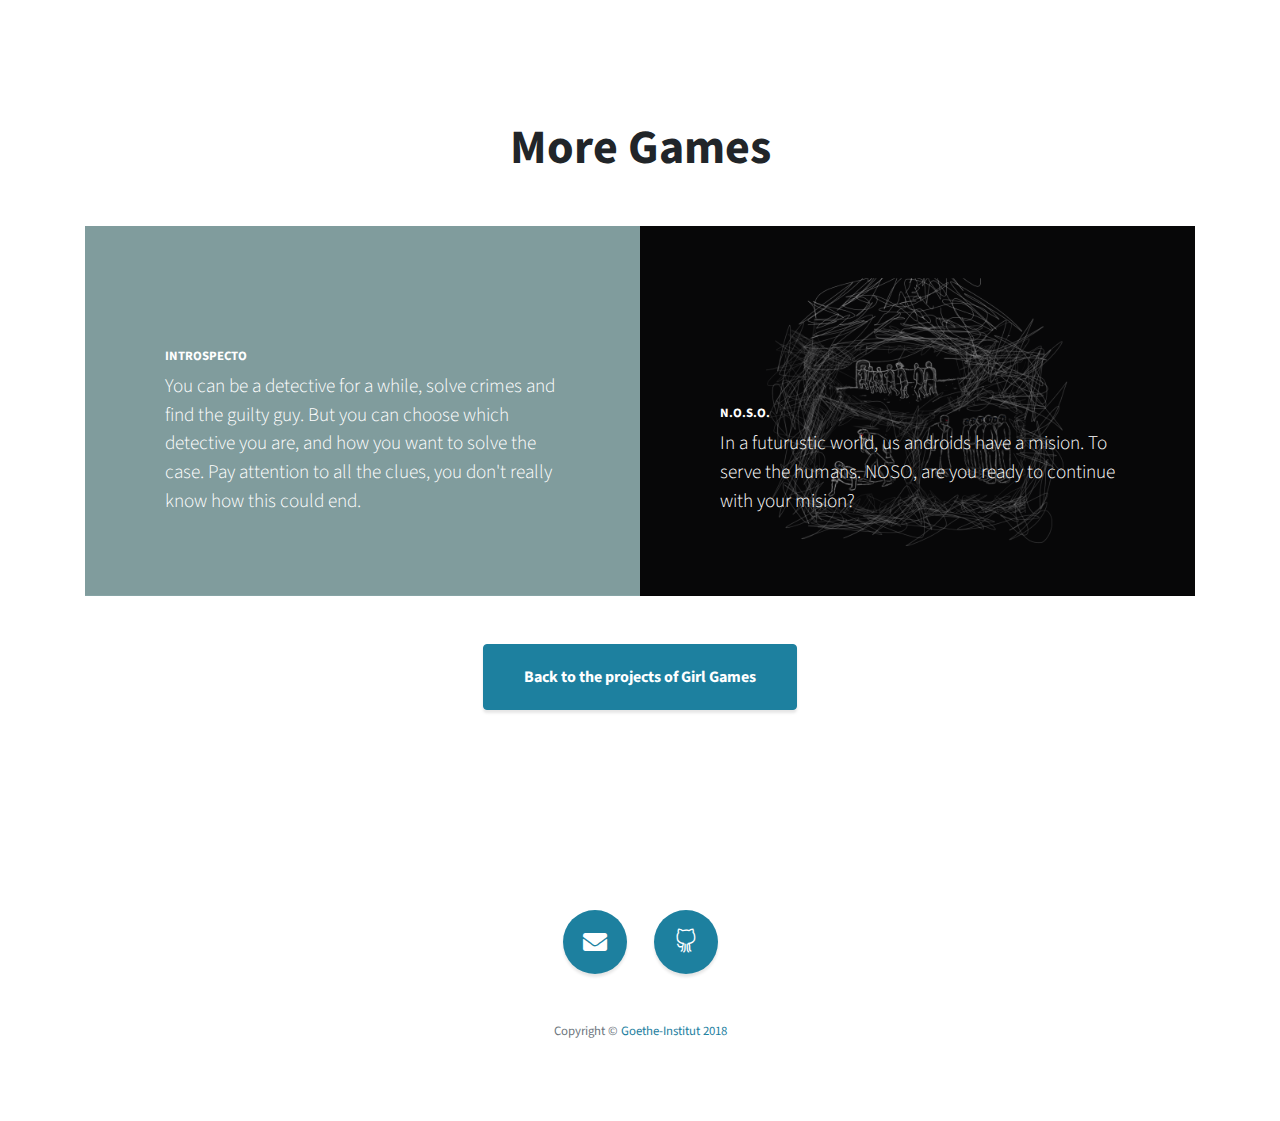
<file: moregames.html>
<!DOCTYPE html>
<html lang="en">

  <head>

    <meta charset="utf-8">
    <meta name="viewport" content="width=device-width, initial-scale=1, shrink-to-fit=no">
    <meta name="description" content="">
    <meta name="author" content="">

    <title>Girl Games</title>

    <!-- Bootstrap Core CSS -->
    <link href="vendor/bootstrap/css/bootstrap.min.css" rel="stylesheet">

    <!-- Custom Fonts -->
    <link href="vendor/fontawesome-free/css/all.min.css" rel="stylesheet" type="text/css">
    <link href="https://fonts.googleapis.com/css?family=Source+Sans+Pro:300,400,700,300italic,400italic,700italic" rel="stylesheet" type="text/css">
    <link href="vendor/simple-line-icons/css/simple-line-icons.css" rel="stylesheet">

    <!-- Custom CSS -->
    <link href="css/stylish-portfolio.min.css" rel="stylesheet">

  </head>

  <body id="page-top">

    <!-- Portfolio -->
    <section class="content-section" id="portfolio">
      <div class="container">
        <div class="content-section-heading text-center">
          <h2 class="mb-5">More Games</h2>
        </div>
        <div class="row no-gutters">
          <div class="col-lg-6">
            <a class="portfolio-item" href="./introspecto.html">
              <span class="caption">
                <span class="caption-content">
                  <h2>Introspecto</h2>
                  <p class="mb-0">You can be a detective for a while, solve crimes and find the guilty guy. But you can choose which detective you are, and how you want to solve the case. Pay attention to all the clues, you don't really know how this could end.</p>
                </span>
              </span>
              <img class="img-fluid" src="img/game7.png" alt="">
            </a>
          </div>
          <div class="col-lg-6">
            <a class="portfolio-item" href="./noso.html">
              <span class="caption">
                <span class="caption-content">
                  <h2>N.O.S.O.</h2>
                  <p class="mb-0">In a futurustic world, us androids have a mision. To serve the humans. NOSO, are you ready to continue with your mision?</p>
                </span>
              </span>
              <img class="img-fluid" src="img/game8.png" alt="">
            </a>
          </div>
        </div>
        <br><br>
        <div class="text-center">
          <a class="btn btn-primary btn-xl center" href="./index.html#portfolio">Back to the projects of Girl Games</a>
        </div>          
      </div>
    </section>
      
    <!-- Footer -->
    <footer class="footer text-center" id="contact">
      <div class="container">
        <ul class="list-inline mb-5">
          <li class="list-inline-item">
            <a class="social-link rounded-circle text-white mr-3" href="mailto:Anja.Riedeberger@goethe.de">
              <i class="fa fa-envelope"></i>
            </a>
          </li>
          <li class="list-inline-item">
            <a class="social-link rounded-circle text-white" href="https://github.com/GirlGamesGroup">
              <i class="icon-social-github"></i>
            </a>
          </li>
        </ul>
        <p class="text-muted small mb-0">Copyright &copy; <a href="https://www.goethe.de/brasil/girlgames">Goethe-Institut 2018</a></p>
      </div>
    </footer>

    <!-- Scroll to Top Button-->
    <a class="scroll-to-top rounded js-scroll-trigger" href="#page-top">
      <i class="fas fa-angle-up"></i>
    </a>

    <!-- Bootstrap core JavaScript -->
    <script src="vendor/jquery/jquery.min.js"></script>
    <script src="vendor/bootstrap/js/bootstrap.bundle.min.js"></script>

    <!-- Plugin JavaScript -->
    <script src="vendor/jquery-easing/jquery.easing.min.js"></script>

    <!-- Custom scripts for this template -->
    <script src="js/stylish-portfolio.min.js"></script>

  </body>

</html>
</file>
<file: vendor/simple-line-icons/css/simple-line-icons.css>
@font-face {
  font-family: 'simple-line-icons';
  src: url('../fonts/Simple-Line-Icons.eot?v=2.4.0');
  src: url('../fonts/Simple-Line-Icons.eot?v=2.4.0#iefix') format('embedded-opentype'), url('../fonts/Simple-Line-Icons.woff2?v=2.4.0') format('woff2'), url('../fonts/Simple-Line-Icons.ttf?v=2.4.0') format('truetype'), url('../fonts/Simple-Line-Icons.woff?v=2.4.0') format('woff'), url('../fonts/Simple-Line-Icons.svg?v=2.4.0#simple-line-icons') format('svg');
  font-weight: normal;
  font-style: normal;
}
/*
 Use the following CSS code if you want to have a class per icon.
 Instead of a list of all class selectors, you can use the generic [class*="icon-"] selector, but it's slower:
*/
.icon-user,
.icon-people,
.icon-user-female,
.icon-user-follow,
.icon-user-following,
.icon-user-unfollow,
.icon-login,
.icon-logout,
.icon-emotsmile,
.icon-phone,
.icon-call-end,
.icon-call-in,
.icon-call-out,
.icon-map,
.icon-location-pin,
.icon-direction,
.icon-directions,
.icon-compass,
.icon-layers,
.icon-menu,
.icon-list,
.icon-options-vertical,
.icon-options,
.icon-arrow-down,
.icon-arrow-left,
.icon-arrow-right,
.icon-arrow-up,
.icon-arrow-up-circle,
.icon-arrow-left-circle,
.icon-arrow-right-circle,
.icon-arrow-down-circle,
.icon-check,
.icon-clock,
.icon-plus,
.icon-minus,
.icon-close,
.icon-event,
.icon-exclamation,
.icon-organization,
.icon-trophy,
.icon-screen-smartphone,
.icon-screen-desktop,
.icon-plane,
.icon-notebook,
.icon-mustache,
.icon-mouse,
.icon-magnet,
.icon-energy,
.icon-disc,
.icon-cursor,
.icon-cursor-move,
.icon-crop,
.icon-chemistry,
.icon-speedometer,
.icon-shield,
.icon-screen-tablet,
.icon-magic-wand,
.icon-hourglass,
.icon-graduation,
.icon-ghost,
.icon-game-controller,
.icon-fire,
.icon-eyeglass,
.icon-envelope-open,
.icon-envelope-letter,
.icon-bell,
.icon-badge,
.icon-anchor,
.icon-wallet,
.icon-vector,
.icon-speech,
.icon-puzzle,
.icon-printer,
.icon-present,
.icon-playlist,
.icon-pin,
.icon-picture,
.icon-handbag,
.icon-globe-alt,
.icon-globe,
.icon-folder-alt,
.icon-folder,
.icon-film,
.icon-feed,
.icon-drop,
.icon-drawer,
.icon-docs,
.icon-doc,
.icon-diamond,
.icon-cup,
.icon-calculator,
.icon-bubbles,
.icon-briefcase,
.icon-book-open,
.icon-basket-loaded,
.icon-basket,
.icon-bag,
.icon-action-undo,
.icon-action-redo,
.icon-wrench,
.icon-umbrella,
.icon-trash,
.icon-tag,
.icon-support,
.icon-frame,
.icon-size-fullscreen,
.icon-size-actual,
.icon-shuffle,
.icon-share-alt,
.icon-share,
.icon-rocket,
.icon-question,
.icon-pie-chart,
.icon-pencil,
.icon-note,
.icon-loop,
.icon-home,
.icon-grid,
.icon-graph,
.icon-microphone,
.icon-music-tone-alt,
.icon-music-tone,
.icon-earphones-alt,
.icon-earphones,
.icon-equalizer,
.icon-like,
.icon-dislike,
.icon-control-start,
.icon-control-rewind,
.icon-control-play,
.icon-control-pause,
.icon-control-forward,
.icon-control-end,
.icon-volume-1,
.icon-volume-2,
.icon-volume-off,
.icon-calendar,
.icon-bulb,
.icon-chart,
.icon-ban,
.icon-bubble,
.icon-camrecorder,
.icon-camera,
.icon-cloud-download,
.icon-cloud-upload,
.icon-envelope,
.icon-eye,
.icon-flag,
.icon-heart,
.icon-info,
.icon-key,
.icon-link,
.icon-lock,
.icon-lock-open,
.icon-magnifier,
.icon-magnifier-add,
.icon-magnifier-remove,
.icon-paper-clip,
.icon-paper-plane,
.icon-power,
.icon-refresh,
.icon-reload,
.icon-settings,
.icon-star,
.icon-symbol-female,
.icon-symbol-male,
.icon-target,
.icon-credit-card,
.icon-paypal,
.icon-social-tumblr,
.icon-social-twitter,
.icon-social-facebook,
.icon-social-instagram,
.icon-social-linkedin,
.icon-social-pinterest,
.icon-social-github,
.icon-social-google,
.icon-social-reddit,
.icon-social-skype,
.icon-social-dribbble,
.icon-social-behance,
.icon-social-foursqare,
.icon-social-soundcloud,
.icon-social-spotify,
.icon-social-stumbleupon,
.icon-social-youtube,
.icon-social-dropbox,
.icon-social-vkontakte,
.icon-social-steam {
  font-family: 'simple-line-icons';
  speak: none;
  font-style: normal;
  font-weight: normal;
  font-variant: normal;
  text-transform: none;
  line-height: 1;
  /* Better Font Rendering =========== */
  -webkit-font-smoothing: antialiased;
  -moz-osx-font-smoothing: grayscale;
}
.icon-user:before {
  content: "\e005";
}
.icon-people:before {
  content: "\e001";
}
.icon-user-female:before {
  content: "\e000";
}
.icon-user-follow:before {
  content: "\e002";
}
.icon-user-following:before {
  content: "\e003";
}
.icon-user-unfollow:before {
  content: "\e004";
}
.icon-login:before {
  content: "\e066";
}
.icon-logout:before {
  content: "\e065";
}
.icon-emotsmile:before {
  content: "\e021";
}
.icon-phone:before {
  content: "\e600";
}
.icon-call-end:before {
  content: "\e048";
}
.icon-call-in:before {
  content: "\e047";
}
.icon-call-out:before {
  content: "\e046";
}
.icon-map:before {
  content: "\e033";
}
.icon-location-pin:before {
  content: "\e096";
}
.icon-direction:before {
  content: "\e042";
}
.icon-directions:before {
  content: "\e041";
}
.icon-compass:before {
  content: "\e045";
}
.icon-layers:before {
  content: "\e034";
}
.icon-menu:before {
  content: "\e601";
}
.icon-list:before {
  content: "\e067";
}
.icon-options-vertical:before {
  content: "\e602";
}
.icon-options:before {
  content: "\e603";
}
.icon-arrow-down:before {
  content: "\e604";
}
.icon-arrow-left:before {
  content: "\e605";
}
.icon-arrow-right:before {
  content: "\e606";
}
.icon-arrow-up:before {
  content: "\e607";
}
.icon-arrow-up-circle:before {
  content: "\e078";
}
.icon-arrow-left-circle:before {
  content: "\e07a";
}
.icon-arrow-right-circle:before {
  content: "\e079";
}
.icon-arrow-down-circle:before {
  content: "\e07b";
}
.icon-check:before {
  content: "\e080";
}
.icon-clock:before {
  content: "\e081";
}
.icon-plus:before {
  content: "\e095";
}
.icon-minus:before {
  content: "\e615";
}
.icon-close:before {
  content: "\e082";
}
.icon-event:before {
  content: "\e619";
}
.icon-exclamation:before {
  content: "\e617";
}
.icon-organization:before {
  content: "\e616";
}
.icon-trophy:before {
  content: "\e006";
}
.icon-screen-smartphone:before {
  content: "\e010";
}
.icon-screen-desktop:before {
  content: "\e011";
}
.icon-plane:before {
  content: "\e012";
}
.icon-notebook:before {
  content: "\e013";
}
.icon-mustache:before {
  content: "\e014";
}
.icon-mouse:before {
  content: "\e015";
}
.icon-magnet:before {
  content: "\e016";
}
.icon-energy:before {
  content: "\e020";
}
.icon-disc:before {
  content: "\e022";
}
.icon-cursor:before {
  content: "\e06e";
}
.icon-cursor-move:before {
  content: "\e023";
}
.icon-crop:before {
  content: "\e024";
}
.icon-chemistry:before {
  content: "\e026";
}
.icon-speedometer:before {
  content: "\e007";
}
.icon-shield:before {
  content: "\e00e";
}
.icon-screen-tablet:before {
  content: "\e00f";
}
.icon-magic-wand:before {
  content: "\e017";
}
.icon-hourglass:before {
  content: "\e018";
}
.icon-graduation:before {
  content: "\e019";
}
.icon-ghost:before {
  content: "\e01a";
}
.icon-game-controller:before {
  content: "\e01b";
}
.icon-fire:before {
  content: "\e01c";
}
.icon-eyeglass:before {
  content: "\e01d";
}
.icon-envelope-open:before {
  content: "\e01e";
}
.icon-envelope-letter:before {
  content: "\e01f";
}
.icon-bell:before {
  content: "\e027";
}
.icon-badge:before {
  content: "\e028";
}
.icon-anchor:before {
  content: "\e029";
}
.icon-wallet:before {
  content: "\e02a";
}
.icon-vector:before {
  content: "\e02b";
}
.icon-speech:before {
  content: "\e02c";
}
.icon-puzzle:before {
  content: "\e02d";
}
.icon-printer:before {
  content: "\e02e";
}
.icon-present:before {
  content: "\e02f";
}
.icon-playlist:before {
  content: "\e030";
}
.icon-pin:before {
  content: "\e031";
}
.icon-picture:before {
  content: "\e032";
}
.icon-handbag:before {
  content: "\e035";
}
.icon-globe-alt:before {
  content: "\e036";
}
.icon-globe:before {
  content: "\e037";
}
.icon-folder-alt:before {
  content: "\e039";
}
.icon-folder:before {
  content: "\e089";
}
.icon-film:before {
  content: "\e03a";
}
.icon-feed:before {
  content: "\e03b";
}
.icon-drop:before {
  content: "\e03e";
}
.icon-drawer:before {
  content: "\e03f";
}
.icon-docs:before {
  content: "\e040";
}
.icon-doc:before {
  content: "\e085";
}
.icon-diamond:before {
  content: "\e043";
}
.icon-cup:before {
  content: "\e044";
}
.icon-calculator:before {
  content: "\e049";
}
.icon-bubbles:before {
  content: "\e04a";
}
.icon-briefcase:before {
  content: "\e04b";
}
.icon-book-open:before {
  content: "\e04c";
}
.icon-basket-loaded:before {
  content: "\e04d";
}
.icon-basket:before {
  content: "\e04e";
}
.icon-bag:before {
  content: "\e04f";
}
.icon-action-undo:before {
  content: "\e050";
}
.icon-action-redo:before {
  content: "\e051";
}
.icon-wrench:before {
  content: "\e052";
}
.icon-umbrella:before {
  content: "\e053";
}
.icon-trash:before {
  content: "\e054";
}
.icon-tag:before {
  content: "\e055";
}
.icon-support:before {
  content: "\e056";
}
.icon-frame:before {
  content: "\e038";
}
.icon-size-fullscreen:before {
  content: "\e057";
}
.icon-size-actual:before {
  content: "\e058";
}
.icon-shuffle:before {
  content: "\e059";
}
.icon-share-alt:before {
  content: "\e05a";
}
.icon-share:before {
  content: "\e05b";
}
.icon-rocket:before {
  content: "\e05c";
}
.icon-question:before {
  content: "\e05d";
}
.icon-pie-chart:before {
  content: "\e05e";
}
.icon-pencil:before {
  content: "\e05f";
}
.icon-note:before {
  content: "\e060";
}
.icon-loop:before {
  content: "\e064";
}
.icon-home:before {
  content: "\e069";
}
.icon-grid:before {
  content: "\e06a";
}
.icon-graph:before {
  content: "\e06b";
}
.icon-microphone:before {
  content: "\e063";
}
.icon-music-tone-alt:before {
  content: "\e061";
}
.icon-music-tone:before {
  content: "\e062";
}
.icon-earphones-alt:before {
  content: "\e03c";
}
.icon-earphones:before {
  content: "\e03d";
}
.icon-equalizer:before {
  content: "\e06c";
}
.icon-like:before {
  content: "\e068";
}
.icon-dislike:before {
  content: "\e06d";
}
.icon-control-start:before {
  content: "\e06f";
}
.icon-control-rewind:before {
  content: "\e070";
}
.icon-control-play:before {
  content: "\e071";
}
.icon-control-pause:before {
  content: "\e072";
}
.icon-control-forward:before {
  content: "\e073";
}
.icon-control-end:before {
  content: "\e074";
}
.icon-volume-1:before {
  content: "\e09f";
}
.icon-volume-2:before {
  content: "\e0a0";
}
.icon-volume-off:before {
  content: "\e0a1";
}
.icon-calendar:before {
  content: "\e075";
}
.icon-bulb:before {
  content: "\e076";
}
.icon-chart:before {
  content: "\e077";
}
.icon-ban:before {
  content: "\e07c";
}
.icon-bubble:before {
  content: "\e07d";
}
.icon-camrecorder:before {
  content: "\e07e";
}
.icon-camera:before {
  content: "\e07f";
}
.icon-cloud-download:before {
  content: "\e083";
}
.icon-cloud-upload:before {
  content: "\e084";
}
.icon-envelope:before {
  content: "\e086";
}
.icon-eye:before {
  content: "\e087";
}
.icon-flag:before {
  content: "\e088";
}
.icon-heart:before {
  content: "\e08a";
}
.icon-info:before {
  content: "\e08b";
}
.icon-key:before {
  content: "\e08c";
}
.icon-link:before {
  content: "\e08d";
}
.icon-lock:before {
  content: "\e08e";
}
.icon-lock-open:before {
  content: "\e08f";
}
.icon-magnifier:before {
  content: "\e090";
}
.icon-magnifier-add:before {
  content: "\e091";
}
.icon-magnifier-remove:before {
  content: "\e092";
}
.icon-paper-clip:before {
  content: "\e093";
}
.icon-paper-plane:before {
  content: "\e094";
}
.icon-power:before {
  content: "\e097";
}
.icon-refresh:before {
  content: "\e098";
}
.icon-reload:before {
  content: "\e099";
}
.icon-settings:before {
  content: "\e09a";
}
.icon-star:before {
  content: "\e09b";
}
.icon-symbol-female:before {
  content: "\e09c";
}
.icon-symbol-male:before {
  content: "\e09d";
}
.icon-target:before {
  content: "\e09e";
}
.icon-credit-card:before {
  content: "\e025";
}
.icon-paypal:before {
  content: "\e608";
}
.icon-social-tumblr:before {
  content: "\e00a";
}
.icon-social-twitter:before {
  content: "\e009";
}
.icon-social-facebook:before {
  content: "\e00b";
}
.icon-social-instagram:before {
  content: "\e609";
}
.icon-social-linkedin:before {
  content: "\e60a";
}
.icon-social-pinterest:before {
  content: "\e60b";
}
.icon-social-github:before {
  content: "\e60c";
}
.icon-social-google:before {
  content: "\e60d";
}
.icon-social-reddit:before {
  content: "\e60e";
}
.icon-social-skype:before {
  content: "\e60f";
}
.icon-social-dribbble:before {
  content: "\e00d";
}
.icon-social-behance:before {
  content: "\e610";
}
.icon-social-foursqare:before {
  content: "\e611";
}
.icon-social-soundcloud:before {
  content: "\e612";
}
.icon-social-spotify:before {
  content: "\e613";
}
.icon-social-stumbleupon:before {
  content: "\e614";
}
.icon-social-youtube:before {
  content: "\e008";
}
.icon-social-dropbox:before {
  content: "\e00c";
}
.icon-social-vkontakte:before {
  content: "\e618";
}
.icon-social-steam:before {
  content: "\e620";
}
</file>
<file: vendor/fontawesome-free/css/all.min.css>
/*!
 * Font Awesome Free 5.3.1 by @fontawesome - https://fontawesome.com
 * License - https://fontawesome.com/license/free (Icons: CC BY 4.0, Fonts: SIL OFL 1.1, Code: MIT License)
 */
.fa,.fab,.fal,.far,.fas{-moz-osx-font-smoothing:grayscale;-webkit-font-smoothing:antialiased;display:inline-block;font-style:normal;font-variant:normal;text-rendering:auto;line-height:1}.fa-lg{font-size:1.33333em;line-height:.75em;vertical-align:-.0667em}.fa-xs{font-size:.75em}.fa-sm{font-size:.875em}.fa-1x{font-size:1em}.fa-2x{font-size:2em}.fa-3x{font-size:3em}.fa-4x{font-size:4em}.fa-5x{font-size:5em}.fa-6x{font-size:6em}.fa-7x{font-size:7em}.fa-8x{font-size:8em}.fa-9x{font-size:9em}.fa-10x{font-size:10em}.fa-fw{text-align:center;width:1.25em}.fa-ul{list-style-type:none;margin-left:2.5em;padding-left:0}.fa-ul>li{position:relative}.fa-li{left:-2em;position:absolute;text-align:center;width:2em;line-height:inherit}.fa-border{border:.08em solid #eee;border-radius:.1em;padding:.2em .25em .15em}.fa-pull-left{float:left}.fa-pull-right{float:right}.fa.fa-pull-left,.fab.fa-pull-left,.fal.fa-pull-left,.far.fa-pull-left,.fas.fa-pull-left{margin-right:.3em}.fa.fa-pull-right,.fab.fa-pull-right,.fal.fa-pull-right,.far.fa-pull-right,.fas.fa-pull-right{margin-left:.3em}.fa-spin{animation:fa-spin 2s infinite linear}.fa-pulse{animation:fa-spin 1s infinite steps(8)}@keyframes fa-spin{0%{transform:rotate(0deg)}to{transform:rotate(1turn)}}.fa-rotate-90{-ms-filter:"progid:DXImageTransform.Microsoft.BasicImage(rotation=1)";transform:rotate(90deg)}.fa-rotate-180{-ms-filter:"progid:DXImageTransform.Microsoft.BasicImage(rotation=2)";transform:rotate(180deg)}.fa-rotate-270{-ms-filter:"progid:DXImageTransform.Microsoft.BasicImage(rotation=3)";transform:rotate(270deg)}.fa-flip-horizontal{-ms-filter:"progid:DXImageTransform.Microsoft.BasicImage(rotation=0, mirror=1)";transform:scaleX(-1)}.fa-flip-vertical{transform:scaleY(-1)}.fa-flip-horizontal.fa-flip-vertical,.fa-flip-vertical{-ms-filter:"progid:DXImageTransform.Microsoft.BasicImage(rotation=2, mirror=1)"}.fa-flip-horizontal.fa-flip-vertical{transform:scale(-1)}:root .fa-flip-horizontal,:root .fa-flip-vertical,:root .fa-rotate-90,:root .fa-rotate-180,:root .fa-rotate-270{-webkit-filter:none;filter:none}.fa-stack{display:inline-block;height:2em;line-height:2em;position:relative;vertical-align:middle;width:2em}.fa-stack-1x,.fa-stack-2x{left:0;position:absolute;text-align:center;width:100%}.fa-stack-1x{line-height:inherit}.fa-stack-2x{font-size:2em}.fa-inverse{color:#fff}.fa-500px:before{content:"\f26e"}.fa-accessible-icon:before{content:"\f368"}.fa-accusoft:before{content:"\f369"}.fa-ad:before{content:"\f641"}.fa-address-book:before{content:"\f2b9"}.fa-address-card:before{content:"\f2bb"}.fa-adjust:before{content:"\f042"}.fa-adn:before{content:"\f170"}.fa-adversal:before{content:"\f36a"}.fa-affiliatetheme:before{content:"\f36b"}.fa-air-freshener:before{content:"\f5d0"}.fa-algolia:before{content:"\f36c"}.fa-align-center:before{content:"\f037"}.fa-align-justify:before{content:"\f039"}.fa-align-left:before{content:"\f036"}.fa-align-right:before{content:"\f038"}.fa-alipay:before{content:"\f642"}.fa-allergies:before{content:"\f461"}.fa-amazon:before{content:"\f270"}.fa-amazon-pay:before{content:"\f42c"}.fa-ambulance:before{content:"\f0f9"}.fa-american-sign-language-interpreting:before{content:"\f2a3"}.fa-amilia:before{content:"\f36d"}.fa-anchor:before{content:"\f13d"}.fa-android:before{content:"\f17b"}.fa-angellist:before{content:"\f209"}.fa-angle-double-down:before{content:"\f103"}.fa-angle-double-left:before{content:"\f100"}.fa-angle-double-right:before{content:"\f101"}.fa-angle-double-up:before{content:"\f102"}.fa-angle-down:before{content:"\f107"}.fa-angle-left:before{content:"\f104"}.fa-angle-right:before{content:"\f105"}.fa-angle-up:before{content:"\f106"}.fa-angry:before{content:"\f556"}.fa-angrycreative:before{content:"\f36e"}.fa-angular:before{content:"\f420"}.fa-ankh:before{content:"\f644"}.fa-app-store:before{content:"\f36f"}.fa-app-store-ios:before{content:"\f370"}.fa-apper:before{content:"\f371"}.fa-apple:before{content:"\f179"}.fa-apple-alt:before{content:"\f5d1"}.fa-apple-pay:before{content:"\f415"}.fa-archive:before{content:"\f187"}.fa-archway:before{content:"\f557"}.fa-arrow-alt-circle-down:before{content:"\f358"}.fa-arrow-alt-circle-left:before{content:"\f359"}.fa-arrow-alt-circle-right:before{content:"\f35a"}.fa-arrow-alt-circle-up:before{content:"\f35b"}.fa-arrow-circle-down:before{content:"\f0ab"}.fa-arrow-circle-left:before{content:"\f0a8"}.fa-arrow-circle-right:before{content:"\f0a9"}.fa-arrow-circle-up:before{content:"\f0aa"}.fa-arrow-down:before{content:"\f063"}.fa-arrow-left:before{content:"\f060"}.fa-arrow-right:before{content:"\f061"}.fa-arrow-up:before{content:"\f062"}.fa-arrows-alt:before{content:"\f0b2"}.fa-arrows-alt-h:before{content:"\f337"}.fa-arrows-alt-v:before{content:"\f338"}.fa-assistive-listening-systems:before{content:"\f2a2"}.fa-asterisk:before{content:"\f069"}.fa-asymmetrik:before{content:"\f372"}.fa-at:before{content:"\f1fa"}.fa-atlas:before{content:"\f558"}.fa-atom:before{content:"\f5d2"}.fa-audible:before{content:"\f373"}.fa-audio-description:before{content:"\f29e"}.fa-autoprefixer:before{content:"\f41c"}.fa-avianex:before{content:"\f374"}.fa-aviato:before{content:"\f421"}.fa-award:before{content:"\f559"}.fa-aws:before{content:"\f375"}.fa-backspace:before{content:"\f55a"}.fa-backward:before{content:"\f04a"}.fa-balance-scale:before{content:"\f24e"}.fa-ban:before{content:"\f05e"}.fa-band-aid:before{content:"\f462"}.fa-bandcamp:before{content:"\f2d5"}.fa-barcode:before{content:"\f02a"}.fa-bars:before{content:"\f0c9"}.fa-baseball-ball:before{content:"\f433"}.fa-basketball-ball:before{content:"\f434"}.fa-bath:before{content:"\f2cd"}.fa-battery-empty:before{content:"\f244"}.fa-battery-full:before{content:"\f240"}.fa-battery-half:before{content:"\f242"}.fa-battery-quarter:before{content:"\f243"}.fa-battery-three-quarters:before{content:"\f241"}.fa-bed:before{content:"\f236"}.fa-beer:before{content:"\f0fc"}.fa-behance:before{content:"\f1b4"}.fa-behance-square:before{content:"\f1b5"}.fa-bell:before{content:"\f0f3"}.fa-bell-slash:before{content:"\f1f6"}.fa-bezier-curve:before{content:"\f55b"}.fa-bible:before{content:"\f647"}.fa-bicycle:before{content:"\f206"}.fa-bimobject:before{content:"\f378"}.fa-binoculars:before{content:"\f1e5"}.fa-birthday-cake:before{content:"\f1fd"}.fa-bitbucket:before{content:"\f171"}.fa-bitcoin:before{content:"\f379"}.fa-bity:before{content:"\f37a"}.fa-black-tie:before{content:"\f27e"}.fa-blackberry:before{content:"\f37b"}.fa-blender:before{content:"\f517"}.fa-blind:before{content:"\f29d"}.fa-blogger:before{content:"\f37c"}.fa-blogger-b:before{content:"\f37d"}.fa-bluetooth:before{content:"\f293"}.fa-bluetooth-b:before{content:"\f294"}.fa-bold:before{content:"\f032"}.fa-bolt:before{content:"\f0e7"}.fa-bomb:before{content:"\f1e2"}.fa-bone:before{content:"\f5d7"}.fa-bong:before{content:"\f55c"}.fa-book:before{content:"\f02d"}.fa-book-open:before{content:"\f518"}.fa-book-reader:before{content:"\f5da"}.fa-bookmark:before{content:"\f02e"}.fa-bowling-ball:before{content:"\f436"}.fa-box:before{content:"\f466"}.fa-box-open:before{content:"\f49e"}.fa-boxes:before{content:"\f468"}.fa-braille:before{content:"\f2a1"}.fa-brain:before{content:"\f5dc"}.fa-briefcase:before{content:"\f0b1"}.fa-briefcase-medical:before{content:"\f469"}.fa-broadcast-tower:before{content:"\f519"}.fa-broom:before{content:"\f51a"}.fa-brush:before{content:"\f55d"}.fa-btc:before{content:"\f15a"}.fa-bug:before{content:"\f188"}.fa-building:before{content:"\f1ad"}.fa-bullhorn:before{content:"\f0a1"}.fa-bullseye:before{content:"\f140"}.fa-burn:before{content:"\f46a"}.fa-buromobelexperte:before{content:"\f37f"}.fa-bus:before{content:"\f207"}.fa-bus-alt:before{content:"\f55e"}.fa-business-time:before{content:"\f64a"}.fa-buysellads:before{content:"\f20d"}.fa-calculator:before{content:"\f1ec"}.fa-calendar:before{content:"\f133"}.fa-calendar-alt:before{content:"\f073"}.fa-calendar-check:before{content:"\f274"}.fa-calendar-minus:before{content:"\f272"}.fa-calendar-plus:before{content:"\f271"}.fa-calendar-times:before{content:"\f273"}.fa-camera:before{content:"\f030"}.fa-camera-retro:before{content:"\f083"}.fa-cannabis:before{content:"\f55f"}.fa-capsules:before{content:"\f46b"}.fa-car:before{content:"\f1b9"}.fa-car-alt:before{content:"\f5de"}.fa-car-battery:before{content:"\f5df"}.fa-car-crash:before{content:"\f5e1"}.fa-car-side:before{content:"\f5e4"}.fa-caret-down:before{content:"\f0d7"}.fa-caret-left:before{content:"\f0d9"}.fa-caret-right:before{content:"\f0da"}.fa-caret-square-down:before{content:"\f150"}.fa-caret-square-left:before{content:"\f191"}.fa-caret-square-right:before{content:"\f152"}.fa-caret-square-up:before{content:"\f151"}.fa-caret-up:before{content:"\f0d8"}.fa-cart-arrow-down:before{content:"\f218"}.fa-cart-plus:before{content:"\f217"}.fa-cc-amazon-pay:before{content:"\f42d"}.fa-cc-amex:before{content:"\f1f3"}.fa-cc-apple-pay:before{content:"\f416"}.fa-cc-diners-club:before{content:"\f24c"}.fa-cc-discover:before{content:"\f1f2"}.fa-cc-jcb:before{content:"\f24b"}.fa-cc-mastercard:before{content:"\f1f1"}.fa-cc-paypal:before{content:"\f1f4"}.fa-cc-stripe:before{content:"\f1f5"}.fa-cc-visa:before{content:"\f1f0"}.fa-centercode:before{content:"\f380"}.fa-certificate:before{content:"\f0a3"}.fa-chalkboard:before{content:"\f51b"}.fa-chalkboard-teacher:before{content:"\f51c"}.fa-charging-station:before{content:"\f5e7"}.fa-chart-area:before{content:"\f1fe"}.fa-chart-bar:before{content:"\f080"}.fa-chart-line:before{content:"\f201"}.fa-chart-pie:before{content:"\f200"}.fa-check:before{content:"\f00c"}.fa-check-circle:before{content:"\f058"}.fa-check-double:before{content:"\f560"}.fa-check-square:before{content:"\f14a"}.fa-chess:before{content:"\f439"}.fa-chess-bishop:before{content:"\f43a"}.fa-chess-board:before{content:"\f43c"}.fa-chess-king:before{content:"\f43f"}.fa-chess-knight:before{content:"\f441"}.fa-chess-pawn:before{content:"\f443"}.fa-chess-queen:before{content:"\f445"}.fa-chess-rook:before{content:"\f447"}.fa-chevron-circle-down:before{content:"\f13a"}.fa-chevron-circle-left:before{content:"\f137"}.fa-chevron-circle-right:before{content:"\f138"}.fa-chevron-circle-up:before{content:"\f139"}.fa-chevron-down:before{content:"\f078"}.fa-chevron-left:before{content:"\f053"}.fa-chevron-right:before{content:"\f054"}.fa-chevron-up:before{content:"\f077"}.fa-child:before{content:"\f1ae"}.fa-chrome:before{content:"\f268"}.fa-church:before{content:"\f51d"}.fa-circle:before{content:"\f111"}.fa-circle-notch:before{content:"\f1ce"}.fa-city:before{content:"\f64f"}.fa-clipboard:before{content:"\f328"}.fa-clipboard-check:before{content:"\f46c"}.fa-clipboard-list:before{content:"\f46d"}.fa-clock:before{content:"\f017"}.fa-clone:before{content:"\f24d"}.fa-closed-captioning:before{content:"\f20a"}.fa-cloud:before{content:"\f0c2"}.fa-cloud-download-alt:before{content:"\f381"}.fa-cloud-upload-alt:before{content:"\f382"}.fa-cloudscale:before{content:"\f383"}.fa-cloudsmith:before{content:"\f384"}.fa-cloudversify:before{content:"\f385"}.fa-cocktail:before{content:"\f561"}.fa-code:before{content:"\f121"}.fa-code-branch:before{content:"\f126"}.fa-codepen:before{content:"\f1cb"}.fa-codiepie:before{content:"\f284"}.fa-coffee:before{content:"\f0f4"}.fa-cog:before{content:"\f013"}.fa-cogs:before{content:"\f085"}.fa-coins:before{content:"\f51e"}.fa-columns:before{content:"\f0db"}.fa-comment:before{content:"\f075"}.fa-comment-alt:before{content:"\f27a"}.fa-comment-dollar:before{content:"\f651"}.fa-comment-dots:before{content:"\f4ad"}.fa-comment-slash:before{content:"\f4b3"}.fa-comments:before{content:"\f086"}.fa-comments-dollar:before{content:"\f653"}.fa-compact-disc:before{content:"\f51f"}.fa-compass:before{content:"\f14e"}.fa-compress:before{content:"\f066"}.fa-concierge-bell:before{content:"\f562"}.fa-connectdevelop:before{content:"\f20e"}.fa-contao:before{content:"\f26d"}.fa-cookie:before{content:"\f563"}.fa-cookie-bite:before{content:"\f564"}.fa-copy:before{content:"\f0c5"}.fa-copyright:before{content:"\f1f9"}.fa-couch:before{content:"\f4b8"}.fa-cpanel:before{content:"\f388"}.fa-creative-commons:before{content:"\f25e"}.fa-creative-commons-by:before{content:"\f4e7"}.fa-creative-commons-nc:before{content:"\f4e8"}.fa-creative-commons-nc-eu:before{content:"\f4e9"}.fa-creative-commons-nc-jp:before{content:"\f4ea"}.fa-creative-commons-nd:before{content:"\f4eb"}.fa-creative-commons-pd:before{content:"\f4ec"}.fa-creative-commons-pd-alt:before{content:"\f4ed"}.fa-creative-commons-remix:before{content:"\f4ee"}.fa-creative-commons-sa:before{content:"\f4ef"}.fa-creative-commons-sampling:before{content:"\f4f0"}.fa-creative-commons-sampling-plus:before{content:"\f4f1"}.fa-creative-commons-share:before{content:"\f4f2"}.fa-credit-card:before{content:"\f09d"}.fa-crop:before{content:"\f125"}.fa-crop-alt:before{content:"\f565"}.fa-cross:before{content:"\f654"}.fa-crosshairs:before{content:"\f05b"}.fa-crow:before{content:"\f520"}.fa-crown:before{content:"\f521"}.fa-css3:before{content:"\f13c"}.fa-css3-alt:before{content:"\f38b"}.fa-cube:before{content:"\f1b2"}.fa-cubes:before{content:"\f1b3"}.fa-cut:before{content:"\f0c4"}.fa-cuttlefish:before{content:"\f38c"}.fa-d-and-d:before{content:"\f38d"}.fa-dashcube:before{content:"\f210"}.fa-database:before{content:"\f1c0"}.fa-deaf:before{content:"\f2a4"}.fa-delicious:before{content:"\f1a5"}.fa-deploydog:before{content:"\f38e"}.fa-deskpro:before{content:"\f38f"}.fa-desktop:before{content:"\f108"}.fa-deviantart:before{content:"\f1bd"}.fa-dharmachakra:before{content:"\f655"}.fa-diagnoses:before{content:"\f470"}.fa-dice:before{content:"\f522"}.fa-dice-five:before{content:"\f523"}.fa-dice-four:before{content:"\f524"}.fa-dice-one:before{content:"\f525"}.fa-dice-six:before{content:"\f526"}.fa-dice-three:before{content:"\f527"}.fa-dice-two:before{content:"\f528"}.fa-digg:before{content:"\f1a6"}.fa-digital-ocean:before{content:"\f391"}.fa-digital-tachograph:before{content:"\f566"}.fa-directions:before{content:"\f5eb"}.fa-discord:before{content:"\f392"}.fa-discourse:before{content:"\f393"}.fa-divide:before{content:"\f529"}.fa-dizzy:before{content:"\f567"}.fa-dna:before{content:"\f471"}.fa-dochub:before{content:"\f394"}.fa-docker:before{content:"\f395"}.fa-dollar-sign:before{content:"\f155"}.fa-dolly:before{content:"\f472"}.fa-dolly-flatbed:before{content:"\f474"}.fa-donate:before{content:"\f4b9"}.fa-door-closed:before{content:"\f52a"}.fa-door-open:before{content:"\f52b"}.fa-dot-circle:before{content:"\f192"}.fa-dove:before{content:"\f4ba"}.fa-download:before{content:"\f019"}.fa-draft2digital:before{content:"\f396"}.fa-drafting-compass:before{content:"\f568"}.fa-draw-polygon:before{content:"\f5ee"}.fa-dribbble:before{content:"\f17d"}.fa-dribbble-square:before{content:"\f397"}.fa-dropbox:before{content:"\f16b"}.fa-drum:before{content:"\f569"}.fa-drum-steelpan:before{content:"\f56a"}.fa-drupal:before{content:"\f1a9"}.fa-dumbbell:before{content:"\f44b"}.fa-dyalog:before{content:"\f399"}.fa-earlybirds:before{content:"\f39a"}.fa-ebay:before{content:"\f4f4"}.fa-edge:before{content:"\f282"}.fa-edit:before{content:"\f044"}.fa-eject:before{content:"\f052"}.fa-elementor:before{content:"\f430"}.fa-ellipsis-h:before{content:"\f141"}.fa-ellipsis-v:before{content:"\f142"}.fa-ello:before{content:"\f5f1"}.fa-ember:before{content:"\f423"}.fa-empire:before{content:"\f1d1"}.fa-envelope:before{content:"\f0e0"}.fa-envelope-open:before{content:"\f2b6"}.fa-envelope-open-text:before{content:"\f658"}.fa-envelope-square:before{content:"\f199"}.fa-envira:before{content:"\f299"}.fa-equals:before{content:"\f52c"}.fa-eraser:before{content:"\f12d"}.fa-erlang:before{content:"\f39d"}.fa-ethereum:before{content:"\f42e"}.fa-etsy:before{content:"\f2d7"}.fa-euro-sign:before{content:"\f153"}.fa-exchange-alt:before{content:"\f362"}.fa-exclamation:before{content:"\f12a"}.fa-exclamation-circle:before{content:"\f06a"}.fa-exclamation-triangle:before{content:"\f071"}.fa-expand:before{content:"\f065"}.fa-expand-arrows-alt:before{content:"\f31e"}.fa-expeditedssl:before{content:"\f23e"}.fa-external-link-alt:before{content:"\f35d"}.fa-external-link-square-alt:before{content:"\f360"}.fa-eye:before{content:"\f06e"}.fa-eye-dropper:before{content:"\f1fb"}.fa-eye-slash:before{content:"\f070"}.fa-facebook:before{content:"\f09a"}.fa-facebook-f:before{content:"\f39e"}.fa-facebook-messenger:before{content:"\f39f"}.fa-facebook-square:before{content:"\f082"}.fa-fast-backward:before{content:"\f049"}.fa-fast-forward:before{content:"\f050"}.fa-fax:before{content:"\f1ac"}.fa-feather:before{content:"\f52d"}.fa-feather-alt:before{content:"\f56b"}.fa-female:before{content:"\f182"}.fa-fighter-jet:before{content:"\f0fb"}.fa-file:before{content:"\f15b"}.fa-file-alt:before{content:"\f15c"}.fa-file-archive:before{content:"\f1c6"}.fa-file-audio:before{content:"\f1c7"}.fa-file-code:before{content:"\f1c9"}.fa-file-contract:before{content:"\f56c"}.fa-file-download:before{content:"\f56d"}.fa-file-excel:before{content:"\f1c3"}.fa-file-export:before{content:"\f56e"}.fa-file-image:before{content:"\f1c5"}.fa-file-import:before{content:"\f56f"}.fa-file-invoice:before{content:"\f570"}.fa-file-invoice-dollar:before{content:"\f571"}.fa-file-medical:before{content:"\f477"}.fa-file-medical-alt:before{content:"\f478"}.fa-file-pdf:before{content:"\f1c1"}.fa-file-powerpoint:before{content:"\f1c4"}.fa-file-prescription:before{content:"\f572"}.fa-file-signature:before{content:"\f573"}.fa-file-upload:before{content:"\f574"}.fa-file-video:before{content:"\f1c8"}.fa-file-word:before{content:"\f1c2"}.fa-fill:before{content:"\f575"}.fa-fill-drip:before{content:"\f576"}.fa-film:before{content:"\f008"}.fa-filter:before{content:"\f0b0"}.fa-fingerprint:before{content:"\f577"}.fa-fire:before{content:"\f06d"}.fa-fire-extinguisher:before{content:"\f134"}.fa-firefox:before{content:"\f269"}.fa-first-aid:before{content:"\f479"}.fa-first-order:before{content:"\f2b0"}.fa-first-order-alt:before{content:"\f50a"}.fa-firstdraft:before{content:"\f3a1"}.fa-fish:before{content:"\f578"}.fa-flag:before{content:"\f024"}.fa-flag-checkered:before{content:"\f11e"}.fa-flask:before{content:"\f0c3"}.fa-flickr:before{content:"\f16e"}.fa-flipboard:before{content:"\f44d"}.fa-flushed:before{content:"\f579"}.fa-fly:before{content:"\f417"}.fa-folder:before{content:"\f07b"}.fa-folder-minus:before{content:"\f65d"}.fa-folder-open:before{content:"\f07c"}.fa-folder-plus:before{content:"\f65e"}.fa-font:before{content:"\f031"}.fa-font-awesome:before{content:"\f2b4"}.fa-font-awesome-alt:before{content:"\f35c"}.fa-font-awesome-flag:before{content:"\f425"}.fa-font-awesome-logo-full:before{content:"\f4e6"}.fa-fonticons:before{content:"\f280"}.fa-fonticons-fi:before{content:"\f3a2"}.fa-football-ball:before{content:"\f44e"}.fa-fort-awesome:before{content:"\f286"}.fa-fort-awesome-alt:before{content:"\f3a3"}.fa-forumbee:before{content:"\f211"}.fa-forward:before{content:"\f04e"}.fa-foursquare:before{content:"\f180"}.fa-free-code-camp:before{content:"\f2c5"}.fa-freebsd:before{content:"\f3a4"}.fa-frog:before{content:"\f52e"}.fa-frown:before{content:"\f119"}.fa-frown-open:before{content:"\f57a"}.fa-fulcrum:before{content:"\f50b"}.fa-funnel-dollar:before{content:"\f662"}.fa-futbol:before{content:"\f1e3"}.fa-galactic-republic:before{content:"\f50c"}.fa-galactic-senate:before{content:"\f50d"}.fa-gamepad:before{content:"\f11b"}.fa-gas-pump:before{content:"\f52f"}.fa-gavel:before{content:"\f0e3"}.fa-gem:before{content:"\f3a5"}.fa-genderless:before{content:"\f22d"}.fa-get-pocket:before{content:"\f265"}.fa-gg:before{content:"\f260"}.fa-gg-circle:before{content:"\f261"}.fa-gift:before{content:"\f06b"}.fa-git:before{content:"\f1d3"}.fa-git-square:before{content:"\f1d2"}.fa-github:before{content:"\f09b"}.fa-github-alt:before{content:"\f113"}.fa-github-square:before{content:"\f092"}.fa-gitkraken:before{content:"\f3a6"}.fa-gitlab:before{content:"\f296"}.fa-gitter:before{content:"\f426"}.fa-glass-martini:before{content:"\f000"}.fa-glass-martini-alt:before{content:"\f57b"}.fa-glasses:before{content:"\f530"}.fa-glide:before{content:"\f2a5"}.fa-glide-g:before{content:"\f2a6"}.fa-globe:before{content:"\f0ac"}.fa-globe-africa:before{content:"\f57c"}.fa-globe-americas:before{content:"\f57d"}.fa-globe-asia:before{content:"\f57e"}.fa-gofore:before{content:"\f3a7"}.fa-golf-ball:before{content:"\f450"}.fa-goodreads:before{content:"\f3a8"}.fa-goodreads-g:before{content:"\f3a9"}.fa-google:before{content:"\f1a0"}.fa-google-drive:before{content:"\f3aa"}.fa-google-play:before{content:"\f3ab"}.fa-google-plus:before{content:"\f2b3"}.fa-google-plus-g:before{content:"\f0d5"}.fa-google-plus-square:before{content:"\f0d4"}.fa-google-wallet:before{content:"\f1ee"}.fa-gopuram:before{content:"\f664"}.fa-graduation-cap:before{content:"\f19d"}.fa-gratipay:before{content:"\f184"}.fa-grav:before{content:"\f2d6"}.fa-greater-than:before{content:"\f531"}.fa-greater-than-equal:before{content:"\f532"}.fa-grimace:before{content:"\f57f"}.fa-grin:before{content:"\f580"}.fa-grin-alt:before{content:"\f581"}.fa-grin-beam:before{content:"\f582"}.fa-grin-beam-sweat:before{content:"\f583"}.fa-grin-hearts:before{content:"\f584"}.fa-grin-squint:before{content:"\f585"}.fa-grin-squint-tears:before{content:"\f586"}.fa-grin-stars:before{content:"\f587"}.fa-grin-tears:before{content:"\f588"}.fa-grin-tongue:before{content:"\f589"}.fa-grin-tongue-squint:before{content:"\f58a"}.fa-grin-tongue-wink:before{content:"\f58b"}.fa-grin-wink:before{content:"\f58c"}.fa-grip-horizontal:before{content:"\f58d"}.fa-grip-vertical:before{content:"\f58e"}.fa-gripfire:before{content:"\f3ac"}.fa-grunt:before{content:"\f3ad"}.fa-gulp:before{content:"\f3ae"}.fa-h-square:before{content:"\f0fd"}.fa-hacker-news:before{content:"\f1d4"}.fa-hacker-news-square:before{content:"\f3af"}.fa-hackerrank:before{content:"\f5f7"}.fa-hamsa:before{content:"\f665"}.fa-hand-holding:before{content:"\f4bd"}.fa-hand-holding-heart:before{content:"\f4be"}.fa-hand-holding-usd:before{content:"\f4c0"}.fa-hand-lizard:before{content:"\f258"}.fa-hand-paper:before{content:"\f256"}.fa-hand-peace:before{content:"\f25b"}.fa-hand-point-down:before{content:"\f0a7"}.fa-hand-point-left:before{content:"\f0a5"}.fa-hand-point-right:before{content:"\f0a4"}.fa-hand-point-up:before{content:"\f0a6"}.fa-hand-pointer:before{content:"\f25a"}.fa-hand-rock:before{content:"\f255"}.fa-hand-scissors:before{content:"\f257"}.fa-hand-spock:before{content:"\f259"}.fa-hands:before{content:"\f4c2"}.fa-hands-helping:before{content:"\f4c4"}.fa-handshake:before{content:"\f2b5"}.fa-hashtag:before{content:"\f292"}.fa-haykal:before{content:"\f666"}.fa-hdd:before{content:"\f0a0"}.fa-heading:before{content:"\f1dc"}.fa-headphones:before{content:"\f025"}.fa-headphones-alt:before{content:"\f58f"}.fa-headset:before{content:"\f590"}.fa-heart:before{content:"\f004"}.fa-heartbeat:before{content:"\f21e"}.fa-helicopter:before{content:"\f533"}.fa-highlighter:before{content:"\f591"}.fa-hips:before{content:"\f452"}.fa-hire-a-helper:before{content:"\f3b0"}.fa-history:before{content:"\f1da"}.fa-hockey-puck:before{content:"\f453"}.fa-home:before{content:"\f015"}.fa-hooli:before{content:"\f427"}.fa-hornbill:before{content:"\f592"}.fa-hospital:before{content:"\f0f8"}.fa-hospital-alt:before{content:"\f47d"}.fa-hospital-symbol:before{content:"\f47e"}.fa-hot-tub:before{content:"\f593"}.fa-hotel:before{content:"\f594"}.fa-hotjar:before{content:"\f3b1"}.fa-hourglass:before{content:"\f254"}.fa-hourglass-end:before{content:"\f253"}.fa-hourglass-half:before{content:"\f252"}.fa-hourglass-start:before{content:"\f251"}.fa-houzz:before{content:"\f27c"}.fa-html5:before{content:"\f13b"}.fa-hubspot:before{content:"\f3b2"}.fa-i-cursor:before{content:"\f246"}.fa-id-badge:before{content:"\f2c1"}.fa-id-card:before{content:"\f2c2"}.fa-id-card-alt:before{content:"\f47f"}.fa-image:before{content:"\f03e"}.fa-images:before{content:"\f302"}.fa-imdb:before{content:"\f2d8"}.fa-inbox:before{content:"\f01c"}.fa-indent:before{content:"\f03c"}.fa-industry:before{content:"\f275"}.fa-infinity:before{content:"\f534"}.fa-info:before{content:"\f129"}.fa-info-circle:before{content:"\f05a"}.fa-instagram:before{content:"\f16d"}.fa-internet-explorer:before{content:"\f26b"}.fa-ioxhost:before{content:"\f208"}.fa-italic:before{content:"\f033"}.fa-itunes:before{content:"\f3b4"}.fa-itunes-note:before{content:"\f3b5"}.fa-java:before{content:"\f4e4"}.fa-jedi:before{content:"\f669"}.fa-jedi-order:before{content:"\f50e"}.fa-jenkins:before{content:"\f3b6"}.fa-joget:before{content:"\f3b7"}.fa-joint:before{content:"\f595"}.fa-joomla:before{content:"\f1aa"}.fa-journal-whills:before{content:"\f66a"}.fa-js:before{content:"\f3b8"}.fa-js-square:before{content:"\f3b9"}.fa-jsfiddle:before{content:"\f1cc"}.fa-kaaba:before{content:"\f66b"}.fa-kaggle:before{content:"\f5fa"}.fa-key:before{content:"\f084"}.fa-keybase:before{content:"\f4f5"}.fa-keyboard:before{content:"\f11c"}.fa-keycdn:before{content:"\f3ba"}.fa-khanda:before{content:"\f66d"}.fa-kickstarter:before{content:"\f3bb"}.fa-kickstarter-k:before{content:"\f3bc"}.fa-kiss:before{content:"\f596"}.fa-kiss-beam:before{content:"\f597"}.fa-kiss-wink-heart:before{content:"\f598"}.fa-kiwi-bird:before{content:"\f535"}.fa-korvue:before{content:"\f42f"}.fa-landmark:before{content:"\f66f"}.fa-language:before{content:"\f1ab"}.fa-laptop:before{content:"\f109"}.fa-laptop-code:before{content:"\f5fc"}.fa-laravel:before{content:"\f3bd"}.fa-lastfm:before{content:"\f202"}.fa-lastfm-square:before{content:"\f203"}.fa-laugh:before{content:"\f599"}.fa-laugh-beam:before{content:"\f59a"}.fa-laugh-squint:before{content:"\f59b"}.fa-laugh-wink:before{content:"\f59c"}.fa-layer-group:before{content:"\f5fd"}.fa-leaf:before{content:"\f06c"}.fa-leanpub:before{content:"\f212"}.fa-lemon:before{content:"\f094"}.fa-less:before{content:"\f41d"}.fa-less-than:before{content:"\f536"}.fa-less-than-equal:before{content:"\f537"}.fa-level-down-alt:before{content:"\f3be"}.fa-level-up-alt:before{content:"\f3bf"}.fa-life-ring:before{content:"\f1cd"}.fa-lightbulb:before{content:"\f0eb"}.fa-line:before{content:"\f3c0"}.fa-link:before{content:"\f0c1"}.fa-linkedin:before{content:"\f08c"}.fa-linkedin-in:before{content:"\f0e1"}.fa-linode:before{content:"\f2b8"}.fa-linux:before{content:"\f17c"}.fa-lira-sign:before{content:"\f195"}.fa-list:before{content:"\f03a"}.fa-list-alt:before{content:"\f022"}.fa-list-ol:before{content:"\f0cb"}.fa-list-ul:before{content:"\f0ca"}.fa-location-arrow:before{content:"\f124"}.fa-lock:before{content:"\f023"}.fa-lock-open:before{content:"\f3c1"}.fa-long-arrow-alt-down:before{content:"\f309"}.fa-long-arrow-alt-left:before{content:"\f30a"}.fa-long-arrow-alt-right:before{content:"\f30b"}.fa-long-arrow-alt-up:before{content:"\f30c"}.fa-low-vision:before{content:"\f2a8"}.fa-luggage-cart:before{content:"\f59d"}.fa-lyft:before{content:"\f3c3"}.fa-magento:before{content:"\f3c4"}.fa-magic:before{content:"\f0d0"}.fa-magnet:before{content:"\f076"}.fa-mail-bulk:before{content:"\f674"}.fa-mailchimp:before{content:"\f59e"}.fa-male:before{content:"\f183"}.fa-mandalorian:before{content:"\f50f"}.fa-map:before{content:"\f279"}.fa-map-marked:before{content:"\f59f"}.fa-map-marked-alt:before{content:"\f5a0"}.fa-map-marker:before{content:"\f041"}.fa-map-marker-alt:before{content:"\f3c5"}.fa-map-pin:before{content:"\f276"}.fa-map-signs:before{content:"\f277"}.fa-markdown:before{content:"\f60f"}.fa-marker:before{content:"\f5a1"}.fa-mars:before{content:"\f222"}.fa-mars-double:before{content:"\f227"}.fa-mars-stroke:before{content:"\f229"}.fa-mars-stroke-h:before{content:"\f22b"}.fa-mars-stroke-v:before{content:"\f22a"}.fa-mastodon:before{content:"\f4f6"}.fa-maxcdn:before{content:"\f136"}.fa-medal:before{content:"\f5a2"}.fa-medapps:before{content:"\f3c6"}.fa-medium:before{content:"\f23a"}.fa-medium-m:before{content:"\f3c7"}.fa-medkit:before{content:"\f0fa"}.fa-medrt:before{content:"\f3c8"}.fa-meetup:before{content:"\f2e0"}.fa-megaport:before{content:"\f5a3"}.fa-meh:before{content:"\f11a"}.fa-meh-blank:before{content:"\f5a4"}.fa-meh-rolling-eyes:before{content:"\f5a5"}.fa-memory:before{content:"\f538"}.fa-menorah:before{content:"\f676"}.fa-mercury:before{content:"\f223"}.fa-microchip:before{content:"\f2db"}.fa-microphone:before{content:"\f130"}.fa-microphone-alt:before{content:"\f3c9"}.fa-microphone-alt-slash:before{content:"\f539"}.fa-microphone-slash:before{content:"\f131"}.fa-microscope:before{content:"\f610"}.fa-microsoft:before{content:"\f3ca"}.fa-minus:before{content:"\f068"}.fa-minus-circle:before{content:"\f056"}.fa-minus-square:before{content:"\f146"}.fa-mix:before{content:"\f3cb"}.fa-mixcloud:before{content:"\f289"}.fa-mizuni:before{content:"\f3cc"}.fa-mobile:before{content:"\f10b"}.fa-mobile-alt:before{content:"\f3cd"}.fa-modx:before{content:"\f285"}.fa-monero:before{content:"\f3d0"}.fa-money-bill:before{content:"\f0d6"}.fa-money-bill-alt:before{content:"\f3d1"}.fa-money-bill-wave:before{content:"\f53a"}.fa-money-bill-wave-alt:before{content:"\f53b"}.fa-money-check:before{content:"\f53c"}.fa-money-check-alt:before{content:"\f53d"}.fa-monument:before{content:"\f5a6"}.fa-moon:before{content:"\f186"}.fa-mortar-pestle:before{content:"\f5a7"}.fa-mosque:before{content:"\f678"}.fa-motorcycle:before{content:"\f21c"}.fa-mouse-pointer:before{content:"\f245"}.fa-music:before{content:"\f001"}.fa-napster:before{content:"\f3d2"}.fa-neos:before{content:"\f612"}.fa-neuter:before{content:"\f22c"}.fa-newspaper:before{content:"\f1ea"}.fa-nimblr:before{content:"\f5a8"}.fa-nintendo-switch:before{content:"\f418"}.fa-node:before{content:"\f419"}.fa-node-js:before{content:"\f3d3"}.fa-not-equal:before{content:"\f53e"}.fa-notes-medical:before{content:"\f481"}.fa-npm:before{content:"\f3d4"}.fa-ns8:before{content:"\f3d5"}.fa-nutritionix:before{content:"\f3d6"}.fa-object-group:before{content:"\f247"}.fa-object-ungroup:before{content:"\f248"}.fa-odnoklassniki:before{content:"\f263"}.fa-odnoklassniki-square:before{content:"\f264"}.fa-oil-can:before{content:"\f613"}.fa-old-republic:before{content:"\f510"}.fa-om:before{content:"\f679"}.fa-opencart:before{content:"\f23d"}.fa-openid:before{content:"\f19b"}.fa-opera:before{content:"\f26a"}.fa-optin-monster:before{content:"\f23c"}.fa-osi:before{content:"\f41a"}.fa-outdent:before{content:"\f03b"}.fa-page4:before{content:"\f3d7"}.fa-pagelines:before{content:"\f18c"}.fa-paint-brush:before{content:"\f1fc"}.fa-paint-roller:before{content:"\f5aa"}.fa-palette:before{content:"\f53f"}.fa-palfed:before{content:"\f3d8"}.fa-pallet:before{content:"\f482"}.fa-paper-plane:before{content:"\f1d8"}.fa-paperclip:before{content:"\f0c6"}.fa-parachute-box:before{content:"\f4cd"}.fa-paragraph:before{content:"\f1dd"}.fa-parking:before{content:"\f540"}.fa-passport:before{content:"\f5ab"}.fa-pastafarianism:before{content:"\f67b"}.fa-paste:before{content:"\f0ea"}.fa-patreon:before{content:"\f3d9"}.fa-pause:before{content:"\f04c"}.fa-pause-circle:before{content:"\f28b"}.fa-paw:before{content:"\f1b0"}.fa-paypal:before{content:"\f1ed"}.fa-peace:before{content:"\f67c"}.fa-pen:before{content:"\f304"}.fa-pen-alt:before{content:"\f305"}.fa-pen-fancy:before{content:"\f5ac"}.fa-pen-nib:before{content:"\f5ad"}.fa-pen-square:before{content:"\f14b"}.fa-pencil-alt:before{content:"\f303"}.fa-pencil-ruler:before{content:"\f5ae"}.fa-people-carry:before{content:"\f4ce"}.fa-percent:before{content:"\f295"}.fa-percentage:before{content:"\f541"}.fa-periscope:before{content:"\f3da"}.fa-phabricator:before{content:"\f3db"}.fa-phoenix-framework:before{content:"\f3dc"}.fa-phoenix-squadron:before{content:"\f511"}.fa-phone:before{content:"\f095"}.fa-phone-slash:before{content:"\f3dd"}.fa-phone-square:before{content:"\f098"}.fa-phone-volume:before{content:"\f2a0"}.fa-php:before{content:"\f457"}.fa-pied-piper:before{content:"\f2ae"}.fa-pied-piper-alt:before{content:"\f1a8"}.fa-pied-piper-hat:before{content:"\f4e5"}.fa-pied-piper-pp:before{content:"\f1a7"}.fa-piggy-bank:before{content:"\f4d3"}.fa-pills:before{content:"\f484"}.fa-pinterest:before{content:"\f0d2"}.fa-pinterest-p:before{content:"\f231"}.fa-pinterest-square:before{content:"\f0d3"}.fa-place-of-worship:before{content:"\f67f"}.fa-plane:before{content:"\f072"}.fa-plane-arrival:before{content:"\f5af"}.fa-plane-departure:before{content:"\f5b0"}.fa-play:before{content:"\f04b"}.fa-play-circle:before{content:"\f144"}.fa-playstation:before{content:"\f3df"}.fa-plug:before{content:"\f1e6"}.fa-plus:before{content:"\f067"}.fa-plus-circle:before{content:"\f055"}.fa-plus-square:before{content:"\f0fe"}.fa-podcast:before{content:"\f2ce"}.fa-poll:before{content:"\f681"}.fa-poll-h:before{content:"\f682"}.fa-poo:before{content:"\f2fe"}.fa-poop:before{content:"\f619"}.fa-portrait:before{content:"\f3e0"}.fa-pound-sign:before{content:"\f154"}.fa-power-off:before{content:"\f011"}.fa-pray:before{content:"\f683"}.fa-praying-hands:before{content:"\f684"}.fa-prescription:before{content:"\f5b1"}.fa-prescription-bottle:before{content:"\f485"}.fa-prescription-bottle-alt:before{content:"\f486"}.fa-print:before{content:"\f02f"}.fa-procedures:before{content:"\f487"}.fa-product-hunt:before{content:"\f288"}.fa-project-diagram:before{content:"\f542"}.fa-pushed:before{content:"\f3e1"}.fa-puzzle-piece:before{content:"\f12e"}.fa-python:before{content:"\f3e2"}.fa-qq:before{content:"\f1d6"}.fa-qrcode:before{content:"\f029"}.fa-question:before{content:"\f128"}.fa-question-circle:before{content:"\f059"}.fa-quidditch:before{content:"\f458"}.fa-quinscape:before{content:"\f459"}.fa-quora:before{content:"\f2c4"}.fa-quote-left:before{content:"\f10d"}.fa-quote-right:before{content:"\f10e"}.fa-quran:before{content:"\f687"}.fa-r-project:before{content:"\f4f7"}.fa-random:before{content:"\f074"}.fa-ravelry:before{content:"\f2d9"}.fa-react:before{content:"\f41b"}.fa-readme:before{content:"\f4d5"}.fa-rebel:before{content:"\f1d0"}.fa-receipt:before{content:"\f543"}.fa-recycle:before{content:"\f1b8"}.fa-red-river:before{content:"\f3e3"}.fa-reddit:before{content:"\f1a1"}.fa-reddit-alien:before{content:"\f281"}.fa-reddit-square:before{content:"\f1a2"}.fa-redo:before{content:"\f01e"}.fa-redo-alt:before{content:"\f2f9"}.fa-registered:before{content:"\f25d"}.fa-rendact:before{content:"\f3e4"}.fa-renren:before{content:"\f18b"}.fa-reply:before{content:"\f3e5"}.fa-reply-all:before{content:"\f122"}.fa-replyd:before{content:"\f3e6"}.fa-researchgate:before{content:"\f4f8"}.fa-resolving:before{content:"\f3e7"}.fa-retweet:before{content:"\f079"}.fa-rev:before{content:"\f5b2"}.fa-ribbon:before{content:"\f4d6"}.fa-road:before{content:"\f018"}.fa-robot:before{content:"\f544"}.fa-rocket:before{content:"\f135"}.fa-rocketchat:before{content:"\f3e8"}.fa-rockrms:before{content:"\f3e9"}.fa-route:before{content:"\f4d7"}.fa-rss:before{content:"\f09e"}.fa-rss-square:before{content:"\f143"}.fa-ruble-sign:before{content:"\f158"}.fa-ruler:before{content:"\f545"}.fa-ruler-combined:before{content:"\f546"}.fa-ruler-horizontal:before{content:"\f547"}.fa-ruler-vertical:before{content:"\f548"}.fa-rupee-sign:before{content:"\f156"}.fa-sad-cry:before{content:"\f5b3"}.fa-sad-tear:before{content:"\f5b4"}.fa-safari:before{content:"\f267"}.fa-sass:before{content:"\f41e"}.fa-save:before{content:"\f0c7"}.fa-schlix:before{content:"\f3ea"}.fa-school:before{content:"\f549"}.fa-screwdriver:before{content:"\f54a"}.fa-scribd:before{content:"\f28a"}.fa-search:before{content:"\f002"}.fa-search-dollar:before{content:"\f688"}.fa-search-location:before{content:"\f689"}.fa-search-minus:before{content:"\f010"}.fa-search-plus:before{content:"\f00e"}.fa-searchengin:before{content:"\f3eb"}.fa-seedling:before{content:"\f4d8"}.fa-sellcast:before{content:"\f2da"}.fa-sellsy:before{content:"\f213"}.fa-server:before{content:"\f233"}.fa-servicestack:before{content:"\f3ec"}.fa-shapes:before{content:"\f61f"}.fa-share:before{content:"\f064"}.fa-share-alt:before{content:"\f1e0"}.fa-share-alt-square:before{content:"\f1e1"}.fa-share-square:before{content:"\f14d"}.fa-shekel-sign:before{content:"\f20b"}.fa-shield-alt:before{content:"\f3ed"}.fa-ship:before{content:"\f21a"}.fa-shipping-fast:before{content:"\f48b"}.fa-shirtsinbulk:before{content:"\f214"}.fa-shoe-prints:before{content:"\f54b"}.fa-shopping-bag:before{content:"\f290"}.fa-shopping-basket:before{content:"\f291"}.fa-shopping-cart:before{content:"\f07a"}.fa-shopware:before{content:"\f5b5"}.fa-shower:before{content:"\f2cc"}.fa-shuttle-van:before{content:"\f5b6"}.fa-sign:before{content:"\f4d9"}.fa-sign-in-alt:before{content:"\f2f6"}.fa-sign-language:before{content:"\f2a7"}.fa-sign-out-alt:before{content:"\f2f5"}.fa-signal:before{content:"\f012"}.fa-signature:before{content:"\f5b7"}.fa-simplybuilt:before{content:"\f215"}.fa-sistrix:before{content:"\f3ee"}.fa-sitemap:before{content:"\f0e8"}.fa-sith:before{content:"\f512"}.fa-skull:before{content:"\f54c"}.fa-skyatlas:before{content:"\f216"}.fa-skype:before{content:"\f17e"}.fa-slack:before{content:"\f198"}.fa-slack-hash:before{content:"\f3ef"}.fa-sliders-h:before{content:"\f1de"}.fa-slideshare:before{content:"\f1e7"}.fa-smile:before{content:"\f118"}.fa-smile-beam:before{content:"\f5b8"}.fa-smile-wink:before{content:"\f4da"}.fa-smoking:before{content:"\f48d"}.fa-smoking-ban:before{content:"\f54d"}.fa-snapchat:before{content:"\f2ab"}.fa-snapchat-ghost:before{content:"\f2ac"}.fa-snapchat-square:before{content:"\f2ad"}.fa-snowflake:before{content:"\f2dc"}.fa-socks:before{content:"\f696"}.fa-solar-panel:before{content:"\f5ba"}.fa-sort:before{content:"\f0dc"}.fa-sort-alpha-down:before{content:"\f15d"}.fa-sort-alpha-up:before{content:"\f15e"}.fa-sort-amount-down:before{content:"\f160"}.fa-sort-amount-up:before{content:"\f161"}.fa-sort-down:before{content:"\f0dd"}.fa-sort-numeric-down:before{content:"\f162"}.fa-sort-numeric-up:before{content:"\f163"}.fa-sort-up:before{content:"\f0de"}.fa-soundcloud:before{content:"\f1be"}.fa-spa:before{content:"\f5bb"}.fa-space-shuttle:before{content:"\f197"}.fa-speakap:before{content:"\f3f3"}.fa-spinner:before{content:"\f110"}.fa-splotch:before{content:"\f5bc"}.fa-spotify:before{content:"\f1bc"}.fa-spray-can:before{content:"\f5bd"}.fa-square:before{content:"\f0c8"}.fa-square-full:before{content:"\f45c"}.fa-square-root-alt:before{content:"\f698"}.fa-squarespace:before{content:"\f5be"}.fa-stack-exchange:before{content:"\f18d"}.fa-stack-overflow:before{content:"\f16c"}.fa-stamp:before{content:"\f5bf"}.fa-star:before{content:"\f005"}.fa-star-and-crescent:before{content:"\f699"}.fa-star-half:before{content:"\f089"}.fa-star-half-alt:before{content:"\f5c0"}.fa-star-of-david:before{content:"\f69a"}.fa-star-of-life:before{content:"\f621"}.fa-staylinked:before{content:"\f3f5"}.fa-steam:before{content:"\f1b6"}.fa-steam-square:before{content:"\f1b7"}.fa-steam-symbol:before{content:"\f3f6"}.fa-step-backward:before{content:"\f048"}.fa-step-forward:before{content:"\f051"}.fa-stethoscope:before{content:"\f0f1"}.fa-sticker-mule:before{content:"\f3f7"}.fa-sticky-note:before{content:"\f249"}.fa-stop:before{content:"\f04d"}.fa-stop-circle:before{content:"\f28d"}.fa-stopwatch:before{content:"\f2f2"}.fa-store:before{content:"\f54e"}.fa-store-alt:before{content:"\f54f"}.fa-strava:before{content:"\f428"}.fa-stream:before{content:"\f550"}.fa-street-view:before{content:"\f21d"}.fa-strikethrough:before{content:"\f0cc"}.fa-stripe:before{content:"\f429"}.fa-stripe-s:before{content:"\f42a"}.fa-stroopwafel:before{content:"\f551"}.fa-studiovinari:before{content:"\f3f8"}.fa-stumbleupon:before{content:"\f1a4"}.fa-stumbleupon-circle:before{content:"\f1a3"}.fa-subscript:before{content:"\f12c"}.fa-subway:before{content:"\f239"}.fa-suitcase:before{content:"\f0f2"}.fa-suitcase-rolling:before{content:"\f5c1"}.fa-sun:before{content:"\f185"}.fa-superpowers:before{content:"\f2dd"}.fa-superscript:before{content:"\f12b"}.fa-supple:before{content:"\f3f9"}.fa-surprise:before{content:"\f5c2"}.fa-swatchbook:before{content:"\f5c3"}.fa-swimmer:before{content:"\f5c4"}.fa-swimming-pool:before{content:"\f5c5"}.fa-synagogue:before{content:"\f69b"}.fa-sync:before{content:"\f021"}.fa-sync-alt:before{content:"\f2f1"}.fa-syringe:before{content:"\f48e"}.fa-table:before{content:"\f0ce"}.fa-table-tennis:before{content:"\f45d"}.fa-tablet:before{content:"\f10a"}.fa-tablet-alt:before{content:"\f3fa"}.fa-tablets:before{content:"\f490"}.fa-tachometer-alt:before{content:"\f3fd"}.fa-tag:before{content:"\f02b"}.fa-tags:before{content:"\f02c"}.fa-tape:before{content:"\f4db"}.fa-tasks:before{content:"\f0ae"}.fa-taxi:before{content:"\f1ba"}.fa-teamspeak:before{content:"\f4f9"}.fa-teeth:before{content:"\f62e"}.fa-teeth-open:before{content:"\f62f"}.fa-telegram:before{content:"\f2c6"}.fa-telegram-plane:before{content:"\f3fe"}.fa-tencent-weibo:before{content:"\f1d5"}.fa-terminal:before{content:"\f120"}.fa-text-height:before{content:"\f034"}.fa-text-width:before{content:"\f035"}.fa-th:before{content:"\f00a"}.fa-th-large:before{content:"\f009"}.fa-th-list:before{content:"\f00b"}.fa-the-red-yeti:before{content:"\f69d"}.fa-theater-masks:before{content:"\f630"}.fa-themeco:before{content:"\f5c6"}.fa-themeisle:before{content:"\f2b2"}.fa-thermometer:before{content:"\f491"}.fa-thermometer-empty:before{content:"\f2cb"}.fa-thermometer-full:before{content:"\f2c7"}.fa-thermometer-half:before{content:"\f2c9"}.fa-thermometer-quarter:before{content:"\f2ca"}.fa-thermometer-three-quarters:before{content:"\f2c8"}.fa-thumbs-down:before{content:"\f165"}.fa-thumbs-up:before{content:"\f164"}.fa-thumbtack:before{content:"\f08d"}.fa-ticket-alt:before{content:"\f3ff"}.fa-times:before{content:"\f00d"}.fa-times-circle:before{content:"\f057"}.fa-tint:before{content:"\f043"}.fa-tint-slash:before{content:"\f5c7"}.fa-tired:before{content:"\f5c8"}.fa-toggle-off:before{content:"\f204"}.fa-toggle-on:before{content:"\f205"}.fa-toolbox:before{content:"\f552"}.fa-tooth:before{content:"\f5c9"}.fa-torah:before{content:"\f6a0"}.fa-torii-gate:before{content:"\f6a1"}.fa-trade-federation:before{content:"\f513"}.fa-trademark:before{content:"\f25c"}.fa-traffic-light:before{content:"\f637"}.fa-train:before{content:"\f238"}.fa-transgender:before{content:"\f224"}.fa-transgender-alt:before{content:"\f225"}.fa-trash:before{content:"\f1f8"}.fa-trash-alt:before{content:"\f2ed"}.fa-tree:before{content:"\f1bb"}.fa-trello:before{content:"\f181"}.fa-tripadvisor:before{content:"\f262"}.fa-trophy:before{content:"\f091"}.fa-truck:before{content:"\f0d1"}.fa-truck-loading:before{content:"\f4de"}.fa-truck-monster:before{content:"\f63b"}.fa-truck-moving:before{content:"\f4df"}.fa-truck-pickup:before{content:"\f63c"}.fa-tshirt:before{content:"\f553"}.fa-tty:before{content:"\f1e4"}.fa-tumblr:before{content:"\f173"}.fa-tumblr-square:before{content:"\f174"}.fa-tv:before{content:"\f26c"}.fa-twitch:before{content:"\f1e8"}.fa-twitter:before{content:"\f099"}.fa-twitter-square:before{content:"\f081"}.fa-typo3:before{content:"\f42b"}.fa-uber:before{content:"\f402"}.fa-uikit:before{content:"\f403"}.fa-umbrella:before{content:"\f0e9"}.fa-umbrella-beach:before{content:"\f5ca"}.fa-underline:before{content:"\f0cd"}.fa-undo:before{content:"\f0e2"}.fa-undo-alt:before{content:"\f2ea"}.fa-uniregistry:before{content:"\f404"}.fa-universal-access:before{content:"\f29a"}.fa-university:before{content:"\f19c"}.fa-unlink:before{content:"\f127"}.fa-unlock:before{content:"\f09c"}.fa-unlock-alt:before{content:"\f13e"}.fa-untappd:before{content:"\f405"}.fa-upload:before{content:"\f093"}.fa-usb:before{content:"\f287"}.fa-user:before{content:"\f007"}.fa-user-alt:before{content:"\f406"}.fa-user-alt-slash:before{content:"\f4fa"}.fa-user-astronaut:before{content:"\f4fb"}.fa-user-check:before{content:"\f4fc"}.fa-user-circle:before{content:"\f2bd"}.fa-user-clock:before{content:"\f4fd"}.fa-user-cog:before{content:"\f4fe"}.fa-user-edit:before{content:"\f4ff"}.fa-user-friends:before{content:"\f500"}.fa-user-graduate:before{content:"\f501"}.fa-user-lock:before{content:"\f502"}.fa-user-md:before{content:"\f0f0"}.fa-user-minus:before{content:"\f503"}.fa-user-ninja:before{content:"\f504"}.fa-user-plus:before{content:"\f234"}.fa-user-secret:before{content:"\f21b"}.fa-user-shield:before{content:"\f505"}.fa-user-slash:before{content:"\f506"}.fa-user-tag:before{content:"\f507"}.fa-user-tie:before{content:"\f508"}.fa-user-times:before{content:"\f235"}.fa-users:before{content:"\f0c0"}.fa-users-cog:before{content:"\f509"}.fa-ussunnah:before{content:"\f407"}.fa-utensil-spoon:before{content:"\f2e5"}.fa-utensils:before{content:"\f2e7"}.fa-vaadin:before{content:"\f408"}.fa-vector-square:before{content:"\f5cb"}.fa-venus:before{content:"\f221"}.fa-venus-double:before{content:"\f226"}.fa-venus-mars:before{content:"\f228"}.fa-viacoin:before{content:"\f237"}.fa-viadeo:before{content:"\f2a9"}.fa-viadeo-square:before{content:"\f2aa"}.fa-vial:before{content:"\f492"}.fa-vials:before{content:"\f493"}.fa-viber:before{content:"\f409"}.fa-video:before{content:"\f03d"}.fa-video-slash:before{content:"\f4e2"}.fa-vihara:before{content:"\f6a7"}.fa-vimeo:before{content:"\f40a"}.fa-vimeo-square:before{content:"\f194"}.fa-vimeo-v:before{content:"\f27d"}.fa-vine:before{content:"\f1ca"}.fa-vk:before{content:"\f189"}.fa-vnv:before{content:"\f40b"}.fa-volleyball-ball:before{content:"\f45f"}.fa-volume-down:before{content:"\f027"}.fa-volume-off:before{content:"\f026"}.fa-volume-up:before{content:"\f028"}.fa-vuejs:before{content:"\f41f"}.fa-walking:before{content:"\f554"}.fa-wallet:before{content:"\f555"}.fa-warehouse:before{content:"\f494"}.fa-weebly:before{content:"\f5cc"}.fa-weibo:before{content:"\f18a"}.fa-weight:before{content:"\f496"}.fa-weight-hanging:before{content:"\f5cd"}.fa-weixin:before{content:"\f1d7"}.fa-whatsapp:before{content:"\f232"}.fa-whatsapp-square:before{content:"\f40c"}.fa-wheelchair:before{content:"\f193"}.fa-whmcs:before{content:"\f40d"}.fa-wifi:before{content:"\f1eb"}.fa-wikipedia-w:before{content:"\f266"}.fa-window-close:before{content:"\f410"}.fa-window-maximize:before{content:"\f2d0"}.fa-window-minimize:before{content:"\f2d1"}.fa-window-restore:before{content:"\f2d2"}.fa-windows:before{content:"\f17a"}.fa-wine-glass:before{content:"\f4e3"}.fa-wine-glass-alt:before{content:"\f5ce"}.fa-wix:before{content:"\f5cf"}.fa-wolf-pack-battalion:before{content:"\f514"}.fa-won-sign:before{content:"\f159"}.fa-wordpress:before{content:"\f19a"}.fa-wordpress-simple:before{content:"\f411"}.fa-wpbeginner:before{content:"\f297"}.fa-wpexplorer:before{content:"\f2de"}.fa-wpforms:before{content:"\f298"}.fa-wrench:before{content:"\f0ad"}.fa-x-ray:before{content:"\f497"}.fa-xbox:before{content:"\f412"}.fa-xing:before{content:"\f168"}.fa-xing-square:before{content:"\f169"}.fa-y-combinator:before{content:"\f23b"}.fa-yahoo:before{content:"\f19e"}.fa-yandex:before{content:"\f413"}.fa-yandex-international:before{content:"\f414"}.fa-yelp:before{content:"\f1e9"}.fa-yen-sign:before{content:"\f157"}.fa-yin-yang:before{content:"\f6ad"}.fa-yoast:before{content:"\f2b1"}.fa-youtube:before{content:"\f167"}.fa-youtube-square:before{content:"\f431"}.fa-zhihu:before{content:"\f63f"}.sr-only{border:0;clip:rect(0,0,0,0);height:1px;margin:-1px;overflow:hidden;padding:0;position:absolute;width:1px}.sr-only-focusable:active,.sr-only-focusable:focus{clip:auto;height:auto;margin:0;overflow:visible;position:static;width:auto}@font-face{font-family:"Font Awesome 5 Brands";font-style:normal;font-weight:normal;src:url(../webfonts/fa-brands-400.eot);src:url(../webfonts/fa-brands-400.eot?#iefix) format("embedded-opentype"),url(../webfonts/fa-brands-400.woff2) format("woff2"),url(../webfonts/fa-brands-400.woff) format("woff"),url(../webfonts/fa-brands-400.ttf) format("truetype"),url(../webfonts/fa-brands-400.svg#fontawesome) format("svg")}.fab{font-family:"Font Awesome 5 Brands"}@font-face{font-family:"Font Awesome 5 Free";font-style:normal;font-weight:400;src:url(../webfonts/fa-regular-400.eot);src:url(../webfonts/fa-regular-400.eot?#iefix) format("embedded-opentype"),url(../webfonts/fa-regular-400.woff2) format("woff2"),url(../webfonts/fa-regular-400.woff) format("woff"),url(../webfonts/fa-regular-400.ttf) format("truetype"),url(../webfonts/fa-regular-400.svg#fontawesome) format("svg")}.far{font-weight:400}@font-face{font-family:"Font Awesome 5 Free";font-style:normal;font-weight:900;src:url(../webfonts/fa-solid-900.eot);src:url(../webfonts/fa-solid-900.eot?#iefix) format("embedded-opentype"),url(../webfonts/fa-solid-900.woff2) format("woff2"),url(../webfonts/fa-solid-900.woff) format("woff"),url(../webfonts/fa-solid-900.ttf) format("truetype"),url(../webfonts/fa-solid-900.svg#fontawesome) format("svg")}.fa,.far,.fas{font-family:"Font Awesome 5 Free"}.fa,.fas{font-weight:900}
</file>
<file: css/stylish-portfolio.min.css>
/*!
 * Start Bootstrap - Stylish Portfolio v5.0.1 (https://startbootstrap.com/template-overviews/stylish-portfolio)
 * Copyright 2013-2018 Start Bootstrap
 * Licensed under MIT (https://github.com/BlackrockDigital/startbootstrap-stylish-portfolio/blob/master/LICENSE)
 */body,html{width:100%;height:100%}body{font-family:'Source Sans Pro'}.btn-xl{padding:1.25rem 2.5rem}.content-section{padding-top:7.5rem;padding-bottom:7.5rem}.content-section-heading h2{font-size:3rem}.content-section-heading h3{font-size:1rem;text-transform:uppercase}h1,h2,h3,h4,h5,h6{font-weight:700}.text-faded{color:rgba(255,255,255,.7)}.map{height:30rem}@media (max-width:992px){.map{height:75%}}.map iframe{pointer-events:none}.scroll-to-top{position:fixed;right:15px;bottom:15px;display:none;width:50px;height:50px;text-align:center;color:#fff;background:rgba(52,58,64,.5);line-height:45px}.scroll-to-top:focus,.scroll-to-top:hover{color:#fff}.scroll-to-top:hover{background:#343a40}.scroll-to-top i{font-weight:800}.masthead{min-height:30rem;position:relative;display:table;width:100%;height:auto;padding-top:8rem;padding-bottom:8rem;background:-webkit-gradient(linear,left top,right top,from(rgba(255,255,255,.1)),to(rgba(255,255,255,.1))),url(../img/bg-masthead.jpg);background:linear-gradient(90deg,rgba(255,255,255,.1) 0,rgba(255,255,255,.1) 100%),url(../img/bg-masthead.jpg);background-position:center center;background-repeat:no-repeat;background-size:cover}.masthead h1{font-size:4rem;margin:0;padding:0}@media (min-width:992px){.masthead{height:100vh}.masthead h1{font-size:5.5rem}}#sidebar-wrapper{position:fixed;z-index:2;right:0;width:250px;height:100%;-webkit-transition:all .4s ease 0s;transition:all .4s ease 0s;-webkit-transform:translateX(250px);transform:translateX(250px);background:#1d809f;border-left:1px solid rgba(255,255,255,.1)}.sidebar-nav{position:absolute;top:0;width:250px;margin:0;padding:0;list-style:none}.sidebar-nav li.sidebar-nav-item a{display:block;text-decoration:none;color:#fff;padding:15px}.sidebar-nav li a:hover{text-decoration:none;color:#fff;background:rgba(255,255,255,.2)}.sidebar-nav li a:active,.sidebar-nav li a:focus{text-decoration:none}.sidebar-nav>.sidebar-brand{font-size:1.2rem;background:rgba(52,58,64,.1);height:80px;line-height:50px;padding-top:15px;padding-bottom:15px;padding-left:15px}.sidebar-nav>.sidebar-brand a{color:#fff}.sidebar-nav>.sidebar-brand a:hover{color:#fff;background:0 0}#sidebar-wrapper.active{right:250px;width:250px;-webkit-transition:all .4s ease 0s;transition:all .4s ease 0s}.menu-toggle{position:fixed;right:15px;top:15px;width:50px;height:50px;text-align:center;color:#fff;background:rgba(52,58,64,.5);line-height:50px;z-index:999}.menu-toggle:focus,.menu-toggle:hover{color:#fff}.menu-toggle:hover{background:#343a40}.service-icon{background-color:#fff;color:#1d809f;height:7rem;width:7rem;display:block;line-height:7.5rem;font-size:2.25rem;-webkit-box-shadow:0 3px 3px 0 rgba(0,0,0,.1);box-shadow:0 3px 3px 0 rgba(0,0,0,.1)}.callout{padding:15rem 0;background:-webkit-gradient(linear,left top,right top,from(rgba(255,255,255,.1)),to(rgba(255,255,255,.1))),url(../img/bg-callout.jpg);background:linear-gradient(90deg,rgba(255,255,255,.1) 0,rgba(255,255,255,.1) 100%),url(../img/bg-callout.jpg);background-position:center center;background-repeat:no-repeat;background-size:cover}.callout h2{font-size:3.5rem;font-weight:700;display:block;max-width:30rem}.portfolio-item{display:block;position:relative;overflow:hidden;max-width:530px;margin:auto auto 1rem}.portfolio-item .caption{display:-webkit-box;display:-ms-flexbox;display:flex;height:100%;width:100%;background-color:rgba(33,37,41,.2);position:absolute;top:0;bottom:0;z-index:1}.portfolio-item .caption .caption-content{color:#fff;margin:auto 2rem 2rem}.portfolio-item .caption .caption-content h2{font-size:.8rem;text-transform:uppercase}.portfolio-item .caption .caption-content p{font-weight:300;font-size:1.2rem}@media (min-width:992px){.portfolio-item{max-width:none;margin:0}.portfolio-item .caption{-webkit-transition:-webkit-clip-path .25s ease-out,background-color .7s;-webkit-clip-path:inset(0);clip-path:inset(0)}.portfolio-item .caption .caption-content{-webkit-transition:opacity .25s;transition:opacity .25s;margin-left:5rem;margin-right:5rem;margin-bottom:5rem}.portfolio-item img{-webkit-transition:-webkit-clip-path .25s ease-out;-webkit-clip-path:inset(-1px);clip-path:inset(-1px)}.portfolio-item:hover img{-webkit-clip-path:inset(2rem);clip-path:inset(2rem)}.portfolio-item:hover .caption{background-color:rgba(29,128,159,.9);-webkit-clip-path:inset(2rem);clip-path:inset(2rem)}}footer.footer{padding-top:5rem;padding-bottom:5rem}footer.footer .social-link{display:block;height:4rem;width:4rem;line-height:4.3rem;font-size:1.5rem;background-color:#1d809f;-webkit-transition:background-color .15s ease-in-out;transition:background-color .15s ease-in-out;-webkit-box-shadow:0 3px 3px 0 rgba(0,0,0,.1);box-shadow:0 3px 3px 0 rgba(0,0,0,.1)}footer.footer .social-link:hover{background-color:#155d74;text-decoration:none}a{color:#1d809f}a:active,a:focus,a:hover{color:#155d74}.btn-primary{background-color:#1d809f!important;border-color:#1d809f!important;color:#fff!important}.btn-primary:active,.btn-primary:focus,.btn-primary:hover{background-color:#155d74!important;border-color:#155d74!important}.btn-secondary{background-color:#ecb807!important;border-color:#ecb807!important;color:#fff!important}.btn-secondary:active,.btn-secondary:focus,.btn-secondary:hover{background-color:#ba9106!important;border-color:#ba9106!important}.btn-dark{color:#fff!important}.btn{-webkit-box-shadow:0 3px 3px 0 rgba(0,0,0,.1);box-shadow:0 3px 3px 0 rgba(0,0,0,.1);font-weight:700}.bg-primary{background-color:#1d809f!important}.text-primary{color:#1d809f!important}.text-secondary{color:#ecb807!important}
.team-member {
  margin-bottom: 50px;
  text-align: center;
}

.team-member img {
  width: 225px;
  height: 225px;
  border: 7px solid #fff;
}

.team-member h4 {
  margin-top: 25px;
  margin-bottom: 0;
  text-transform: none;
}

.team-member p {
  margin-top: 0;
}
</file>
